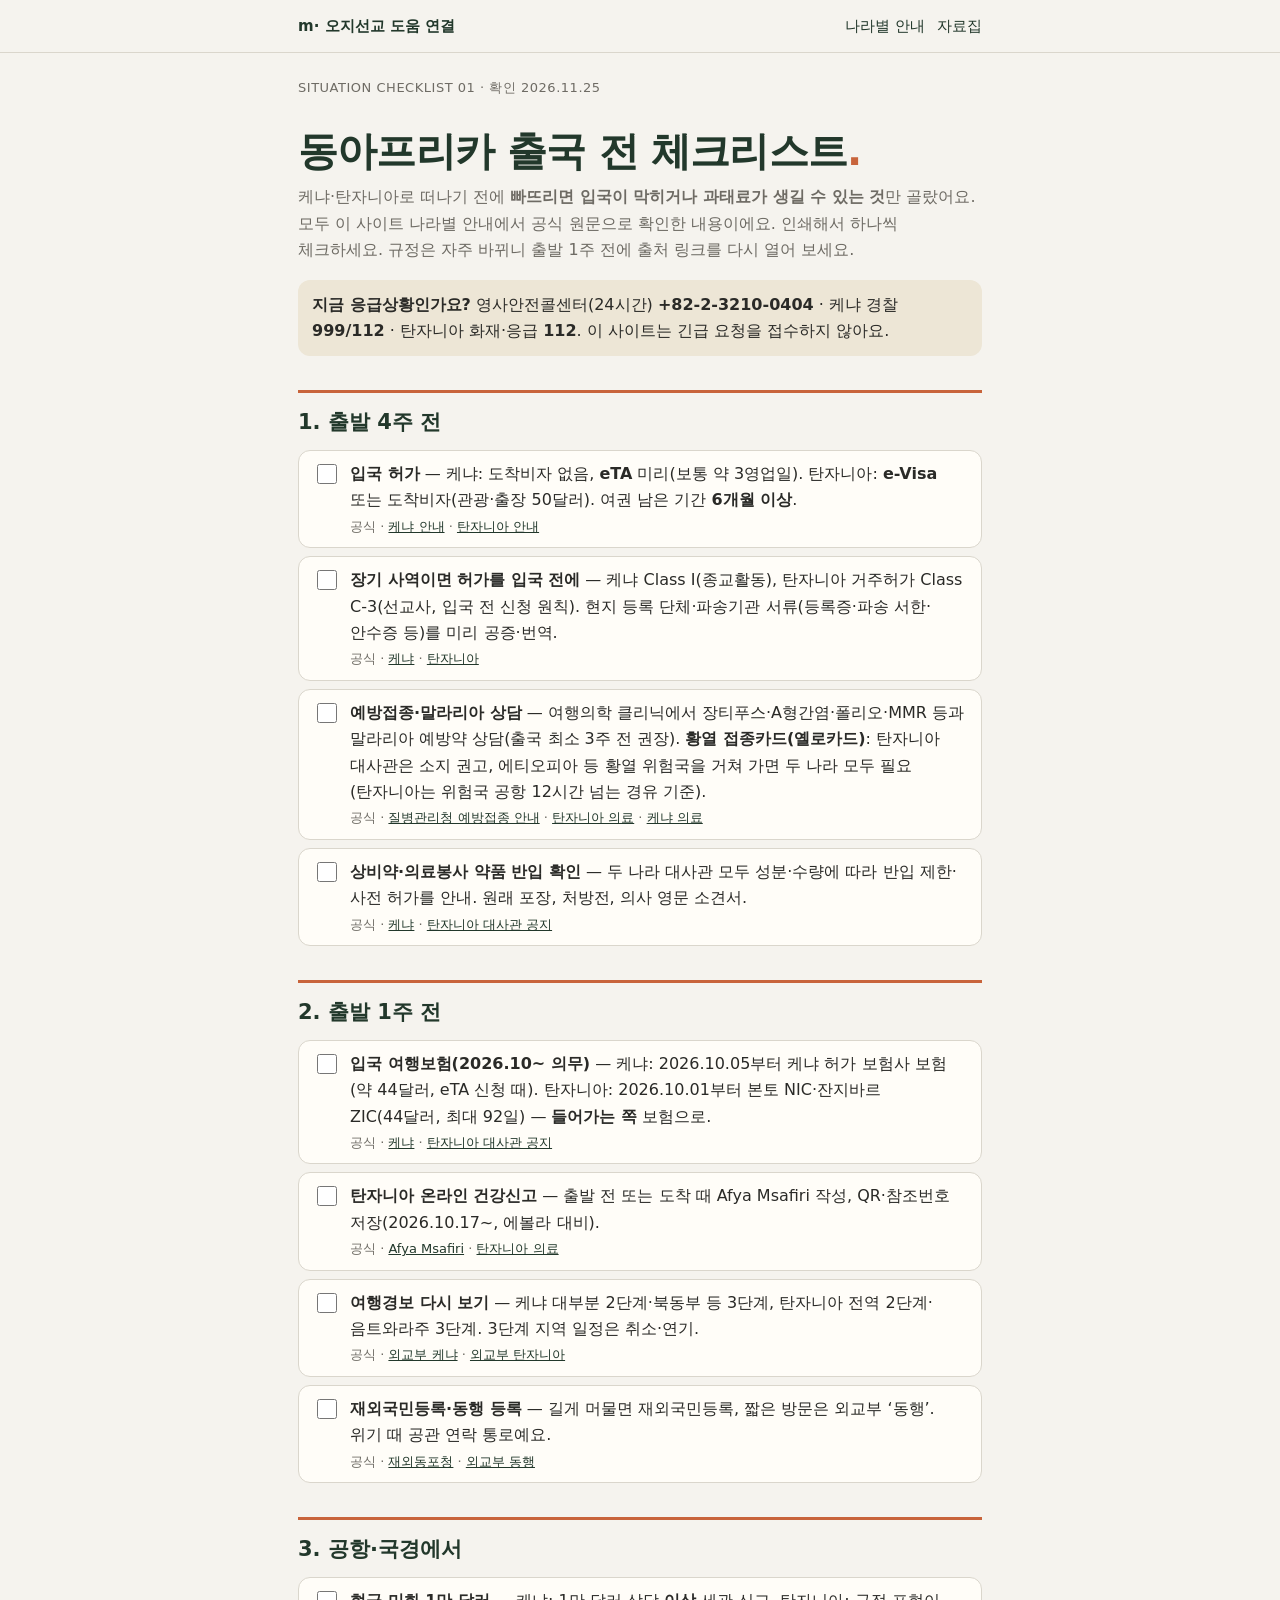
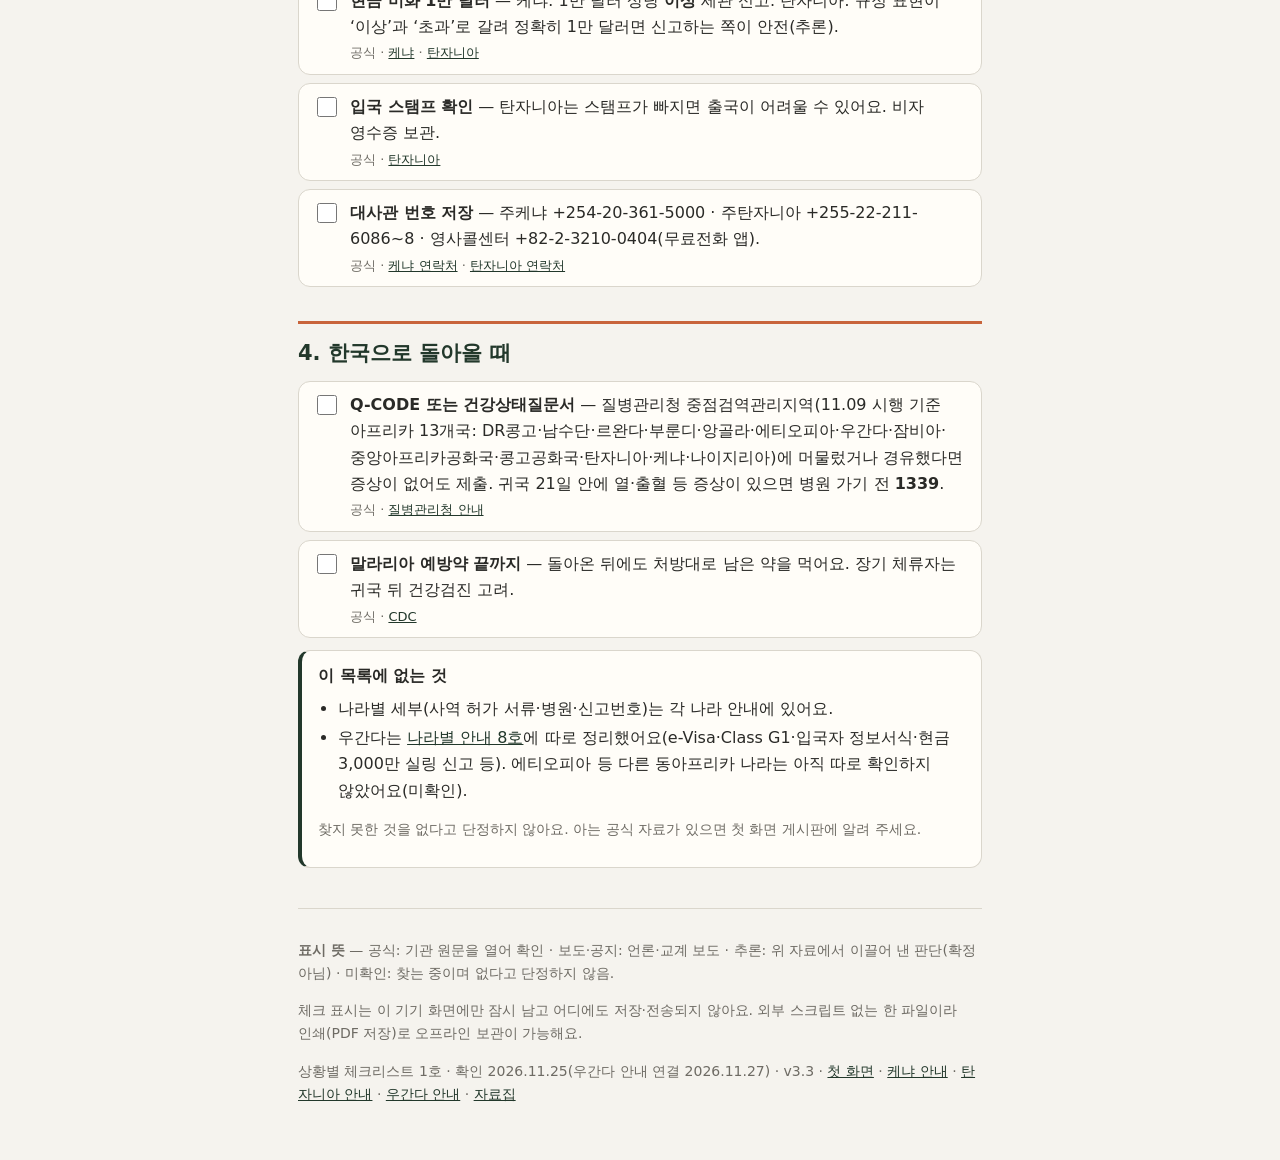
<file: checklist-africa.html>
<!doctype html><html lang="ko"><head><meta charset="utf-8"><meta name="viewport" content="width=device-width,initial-scale=1"><title>동아프리카 출국 전 체크리스트 · 오지선교 도움 연결</title><meta name="description" content="케냐·탄자니아 출국 전 체크리스트: eTA/e-Visa·입국 여행보험·사역 허가·황열 카드·의약품·현금 신고·귀국 Q-CODE (확인일 2026.11.25)"><style>:root{--bg:#F5F3EE;--band:#EFECE4;--g:#22382B;--g2:#2F4A3A;--or:#C8643B;--tx:#2A2A27;--mu:#6E6B64;--ln:#DAD6CC;--emg:#EDE6D6;--card:#FFFDF8}
*{box-sizing:border-box}body{margin:0;background:var(--bg);color:var(--tx);font:16px/1.65 system-ui,-apple-system,"Apple SD Gothic Neo","Noto Sans KR",sans-serif;word-break:keep-all}
a{color:var(--g);word-break:break-all}.wrap{max-width:720px;margin:0 auto;padding:0 18px}
header{border-bottom:1px solid var(--ln);background:var(--bg)}header .wrap{display:flex;gap:12px;align-items:center;min-height:52px;flex-wrap:wrap}
header a{text-decoration:none;font-size:15px}.logo{font-weight:700;color:var(--g)}.sp{margin-left:auto}
h1{font-size:clamp(28px,6vw,40px);line-height:1.25;color:var(--g);margin:28px 0 8px;letter-spacing:-.02em}h1 .dot{color:var(--or)}
.eye{font-size:13px;color:var(--mu);letter-spacing:.04em;margin:24px 0 0}.lead{color:var(--mu);margin:0 0 16px}
h2{font-size:21px;color:var(--g);margin:34px 0 10px;padding-top:12px;border-top:3px solid var(--or)}
.emg{background:var(--emg);border-radius:12px;padding:12px 14px;margin:16px 0}
.box{background:var(--card);border:1px solid var(--ln);border-left:4px solid var(--g);border-radius:12px;padding:12px 16px;margin:12px 0}
.box ul{margin:6px 0;padding-left:20px}.box li{margin:3px 0}
.it{display:flex;gap:10px;align-items:flex-start;background:var(--card);border:1px solid var(--ln);border-radius:12px;padding:12px 14px;margin:10px 0}
.it p{margin:4px 0}.it small{display:block;color:var(--mu);font-size:13px}
.t{flex:none;font-size:12px;border-radius:99px;padding:2px 9px;margin-top:3px;white-space:nowrap;border:1px solid transparent}
.t.o{background:#E4ECE6;color:var(--g)}.t.c{background:#E4ECE6;color:var(--g);border-color:var(--g)}.t.p{background:#F6E6DC;color:#8A3E1E}.t.u{background:#EEECE7;color:var(--mu)}
table{width:100%;border-collapse:collapse;background:var(--card);font-size:15px;margin:8px 0}th,td{border:1px solid var(--ln);padding:8px;text-align:left;vertical-align:top}th{background:var(--band);color:var(--g);white-space:nowrap}
.l4{color:#8A1E1E;font-weight:700}.l3{color:#A04A12;font-weight:700}.l2{color:#7A5A00;font-weight:700}.l1{color:var(--g);font-weight:700}
.muted{color:var(--mu);font-size:14px}footer{margin:40px 0 0;border-top:1px solid var(--ln);padding:16px 0 40px;color:var(--mu);font-size:14px}
@media(max-width:480px){.it{flex-direction:column;gap:4px}th,td{padding:6px;font-size:14px}}
@media print{header .sp,header a:not(.logo){display:none}a{color:#000}.it,.box{break-inside:avoid}}.t.i{background:#EDE7F3;color:#4B3A66}</style><style>.ck{list-style:none;padding:0;margin:8px 0}.ck li{background:var(--card);border:1px solid var(--ln);border-radius:12px;padding:10px 14px;margin:8px 0}.ck label{display:flex;gap:10px;align-items:flex-start;cursor:pointer}.ck input{width:20px;height:20px;flex:none;margin-top:3px;accent-color:#22382B}.ck small{display:block;color:var(--mu);font-size:13px;margin-top:2px}</style></head>
<body><header><div class="wrap"><a class="logo" href="index.html">m· 오지선교 도움 연결</a><a class="sp" href="index.html#country">나라별 안내</a><a href="collection.html">자료집</a></div></header>
<main class="wrap">
<p class="eye">SITUATION CHECKLIST 01 · 확인 2026.11.25</p>
<h1>동아프리카 출국 전 체크리스트<span class="dot">.</span></h1>
<p class="lead">케냐·탄자니아로 떠나기 전에 <b>빠뜨리면 입국이 막히거나 과태료가 생길 수 있는 것</b>만 골랐어요. 모두 이 사이트 나라별 안내에서 공식 원문으로 확인한 내용이에요. 인쇄해서 하나씩 체크하세요. 규정은 자주 바뀌니 출발 1주 전에 출처 링크를 다시 열어 보세요.</p>
<p class="emg"><b>지금 응급상황인가요?</b> 영사안전콜센터(24시간) <b>+82-2-3210-0404</b> · 케냐 경찰 <b>999/112</b> · 탄자니아 화재·응급 <b>112</b>. 이 사이트는 긴급 요청을 접수하지 않아요.</p>

<h2 id="d30">1. 출발 4주 전</h2>
<ul class="ck">
<li><label><input type="checkbox"><span><b>입국 허가</b> — 케냐: 도착비자 없음, <b>eTA</b> 미리(보통 약 3영업일). 탄자니아: <b>e-Visa</b> 또는 도착비자(관광·출장 50달러). 여권 남은 기간 <b>6개월 이상</b>.<small>공식 · <a href="country-kenya.html#visa">케냐 안내</a> · <a href="country-tanzania.html#visa">탄자니아 안내</a></small></span></label></li>
<li><label><input type="checkbox"><span><b>장기 사역이면 허가를 입국 전에</b> — 케냐 Class I(종교활동), 탄자니아 거주허가 Class C-3(선교사, 입국 전 신청 원칙). 현지 등록 단체·파송기관 서류(등록증·파송 서한·안수증 등)를 미리 공증·번역.<small>공식 · <a href="country-kenya.html#visa">케냐</a> · <a href="country-tanzania.html#visa">탄자니아</a></small></span></label></li>
<li><label><input type="checkbox"><span><b>예방접종·말라리아 상담</b> — 여행의학 클리닉에서 장티푸스·A형간염·폴리오·MMR 등과 말라리아 예방약 상담(출국 최소 3주 전 권장). <b>황열 접종카드(옐로카드)</b>: 탄자니아 대사관은 소지 권고, 에티오피아 등 황열 위험국을 거쳐 가면 두 나라 모두 필요(탄자니아는 위험국 공항 12시간 넘는 경유 기준).<small>공식 · <a href="https://travelhealth.kdca.go.kr/travel/nqs/vaccinInfo.do" target="_blank" rel="noopener noreferrer">질병관리청 예방접종 안내</a> · <a href="country-tanzania.html#health">탄자니아 의료</a> · <a href="country-kenya.html#health">케냐 의료</a></small></span></label></li>
<li><label><input type="checkbox"><span><b>상비약·의료봉사 약품 반입 확인</b> — 두 나라 대사관 모두 성분·수량에 따라 반입 제한·사전 허가를 안내. 원래 포장, 처방전, 의사 영문 소견서.<small>공식 · <a href="country-kenya.html#health">케냐</a> · <a href="https://www.0404.go.kr/bbs/embsyNtc/1347295/detail?ntnCd=225" target="_blank" rel="noopener noreferrer">탄자니아 대사관 공지</a></small></span></label></li>
</ul>
<h2 id="d7">2. 출발 1주 전</h2>
<ul class="ck">
<li><label><input type="checkbox"><span><b>입국 여행보험(2026.10~ 의무)</b> — 케냐: 2026.10.05부터 케냐 허가 보험사 보험(약 44달러, eTA 신청 때). 탄자니아: 2026.10.01부터 본토 NIC·잔지바르 ZIC(44달러, 최대 92일) — <b>들어가는 쪽</b> 보험으로.<small>공식 · <a href="country-kenya.html#visa">케냐</a> · <a href="https://www.0404.go.kr/bbs/embsyNtc/1347300/detail?ntnCd=225" target="_blank" rel="noopener noreferrer">탄자니아 대사관 공지</a></small></span></label></li>
<li><label><input type="checkbox"><span><b>탄자니아 온라인 건강신고</b> — 출발 전 또는 도착 때 Afya Msafiri 작성, QR·참조번호 저장(2026.10.17~, 에볼라 대비).<small>공식 · <a href="https://afyamsafiri.moh.go.tz" target="_blank" rel="noopener noreferrer">Afya Msafiri</a> · <a href="country-tanzania.html#health">탄자니아 의료</a></small></span></label></li>
<li><label><input type="checkbox"><span><b>여행경보 다시 보기</b> — 케냐 대부분 2단계·북동부 등 3단계, 탄자니아 전역 2단계·음트와라주 3단계. 3단계 지역 일정은 취소·연기.<small>공식 · <a href="https://www.0404.go.kr/ntnSafetyInfo/206/detail" target="_blank" rel="noopener noreferrer">외교부 케냐</a> · <a href="https://www.0404.go.kr/ntnSafetyInfo/225/detail" target="_blank" rel="noopener noreferrer">외교부 탄자니아</a></small></span></label></li>
<li><label><input type="checkbox"><span><b>재외국민등록·동행 등록</b> — 길게 머물면 재외국민등록, 짧은 방문은 외교부 ‘동행’. 위기 때 공관 연락 통로예요.<small>공식 · <a href="https://www.oka.go.kr/web/content.do?menu_cd=000050" target="_blank" rel="noopener noreferrer">재외동포청</a> · <a href="https://0404.go.kr/bbs/contsPst/MST0000000000103/3/detail" target="_blank" rel="noopener noreferrer">외교부 동행</a></small></span></label></li>
</ul>
<h2 id="d0">3. 공항·국경에서</h2>
<ul class="ck">
<li><label><input type="checkbox"><span><b>현금 미화 1만 달러</b> — 케냐: 1만 달러 상당 <b>이상</b> 세관 신고. 탄자니아: 규정 표현이 ‘이상’과 ‘초과’로 갈려 정확히 1만 달러면 신고하는 쪽이 안전(추론).<small>공식 · <a href="country-kenya.html#money">케냐</a> · <a href="country-tanzania.html#money">탄자니아</a></small></span></label></li>
<li><label><input type="checkbox"><span><b>입국 스탬프 확인</b> — 탄자니아는 스탬프가 빠지면 출국이 어려울 수 있어요. 비자 영수증 보관.<small>공식 · <a href="country-tanzania.html#visa">탄자니아</a></small></span></label></li>
<li><label><input type="checkbox"><span><b>대사관 번호 저장</b> — 주케냐 +254-20-361-5000 · 주탄자니아 +255-22-211-6086~8 · 영사콜센터 +82-2-3210-0404(무료전화 앱).<small>공식 · <a href="country-kenya.html#contact">케냐 연락처</a> · <a href="country-tanzania.html#contact">탄자니아 연락처</a></small></span></label></li>
</ul>
<h2 id="back">4. 한국으로 돌아올 때</h2>
<ul class="ck">
<li><label><input type="checkbox"><span><b>Q-CODE 또는 건강상태질문서</b> — 질병관리청 중점검역관리지역(11.09 시행 기준 아프리카 13개국: DR콩고·남수단·르완다·부룬디·앙골라·에티오피아·우간다·잠비아·중앙아프리카공화국·콩고공화국·탄자니아·케냐·나이지리아)에 머물렀거나 경유했다면 증상이 없어도 제출. 귀국 21일 안에 열·출혈 등 증상이 있으면 병원 가기 전 <b>1339</b>.<small>공식 · <a href="https://travelhealth.kdca.go.kr/travel/bbs/BD_selectBbs.do?q_bbsDocNo=20261105171612824&amp;q_bbsSn=1026" target="_blank" rel="noopener noreferrer">질병관리청 안내</a></small></span></label></li>
<li><label><input type="checkbox"><span><b>말라리아 예방약 끝까지</b> — 돌아온 뒤에도 처방대로 남은 약을 먹어요. 장기 체류자는 귀국 뒤 건강검진 고려.<small>공식 · <a href="https://wwwnc.cdc.gov/travel/destinations/traveler/none/tanzania" target="_blank" rel="noopener noreferrer">CDC</a></small></span></label></li>
</ul>
<div class="box"><b>이 목록에 없는 것</b><ul><li>나라별 세부(사역 허가 서류·병원·신고번호)는 각 나라 안내에 있어요.</li><li>우간다는 <a href="country-uganda.html">나라별 안내 8호</a>에 따로 정리했어요(e-Visa·Class G1·입국자 정보서식·현금 3,000만 실링 신고 등). 에티오피아 등 다른 동아프리카 나라는 아직 따로 확인하지 않았어요(미확인).</li></ul><p class="muted">찾지 못한 것을 없다고 단정하지 않아요. 아는 공식 자료가 있으면 첫 화면 게시판에 알려 주세요.</p></div>
<footer><p><b>표시 뜻</b> — 공식: 기관 원문을 열어 확인 · 보도·공지: 언론·교계 보도 · 추론: 위 자료에서 이끌어 낸 판단(확정 아님) · 미확인: 찾는 중이며 없다고 단정하지 않음.</p>
<p>체크 표시는 이 기기 화면에만 잠시 남고 어디에도 저장·전송되지 않아요. 외부 스크립트 없는 한 파일이라 인쇄(PDF 저장)로 오프라인 보관이 가능해요.</p>
<p>상황별 체크리스트 1호 · 확인 2026.11.25(우간다 안내 연결 2026.11.27) · v3.3 · <a href="index.html">첫 화면</a> · <a href="country-kenya.html">케냐 안내</a> · <a href="country-tanzania.html">탄자니아 안내</a> · <a href="country-uganda.html">우간다 안내</a> · <a href="collection.html">자료집</a></p></footer></main></body></html>
</file>
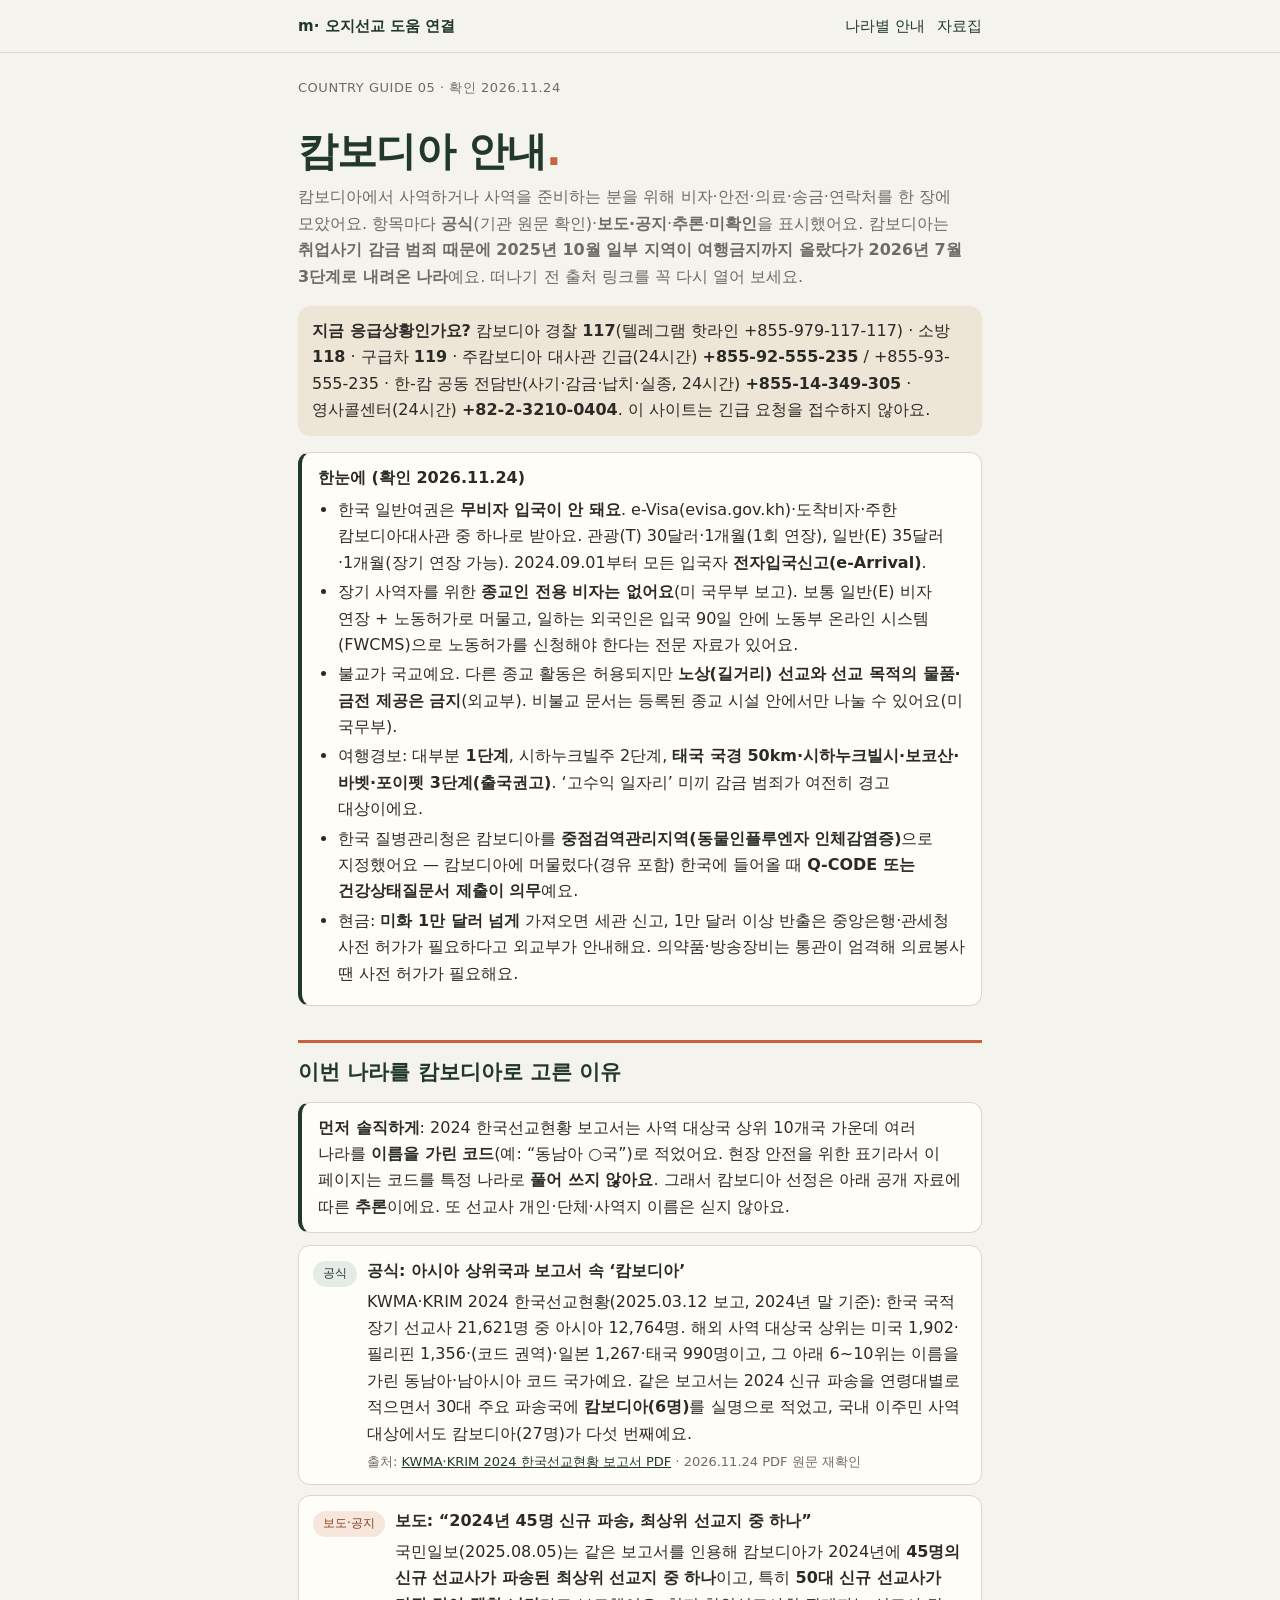
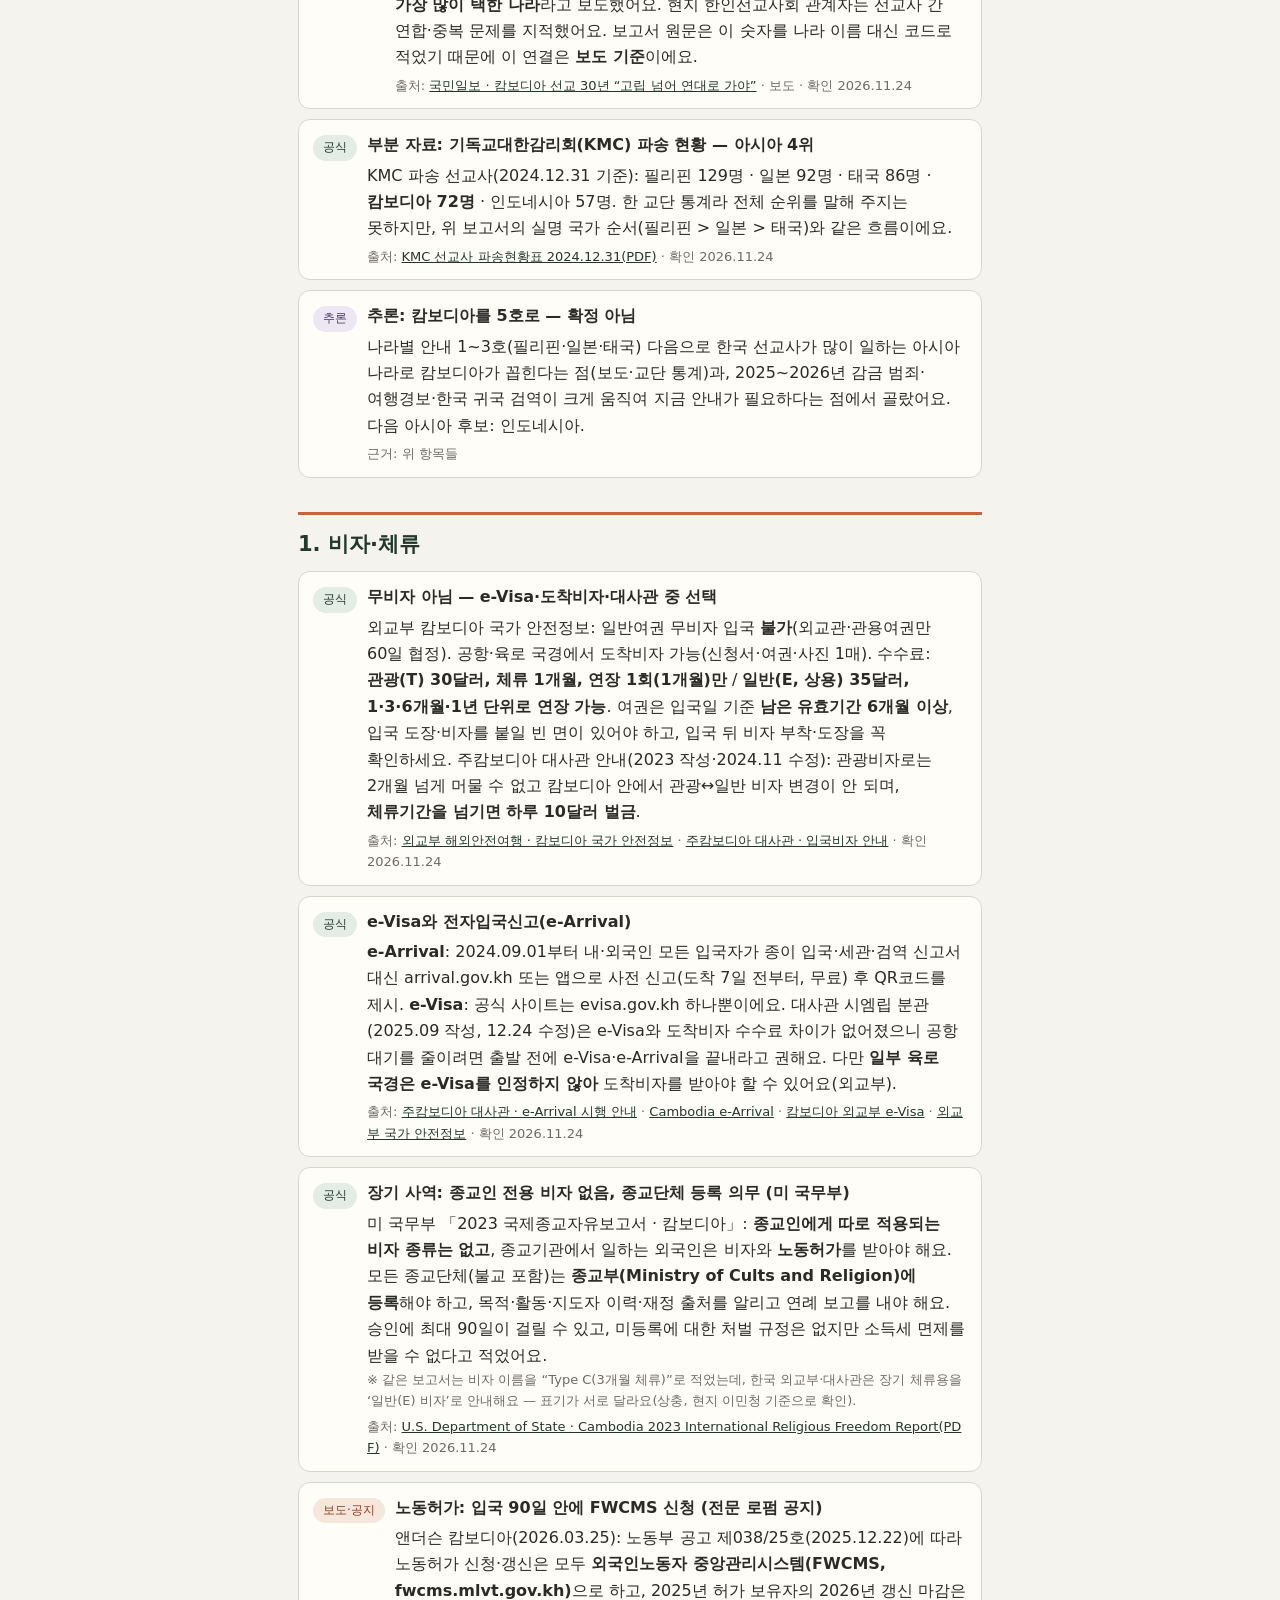
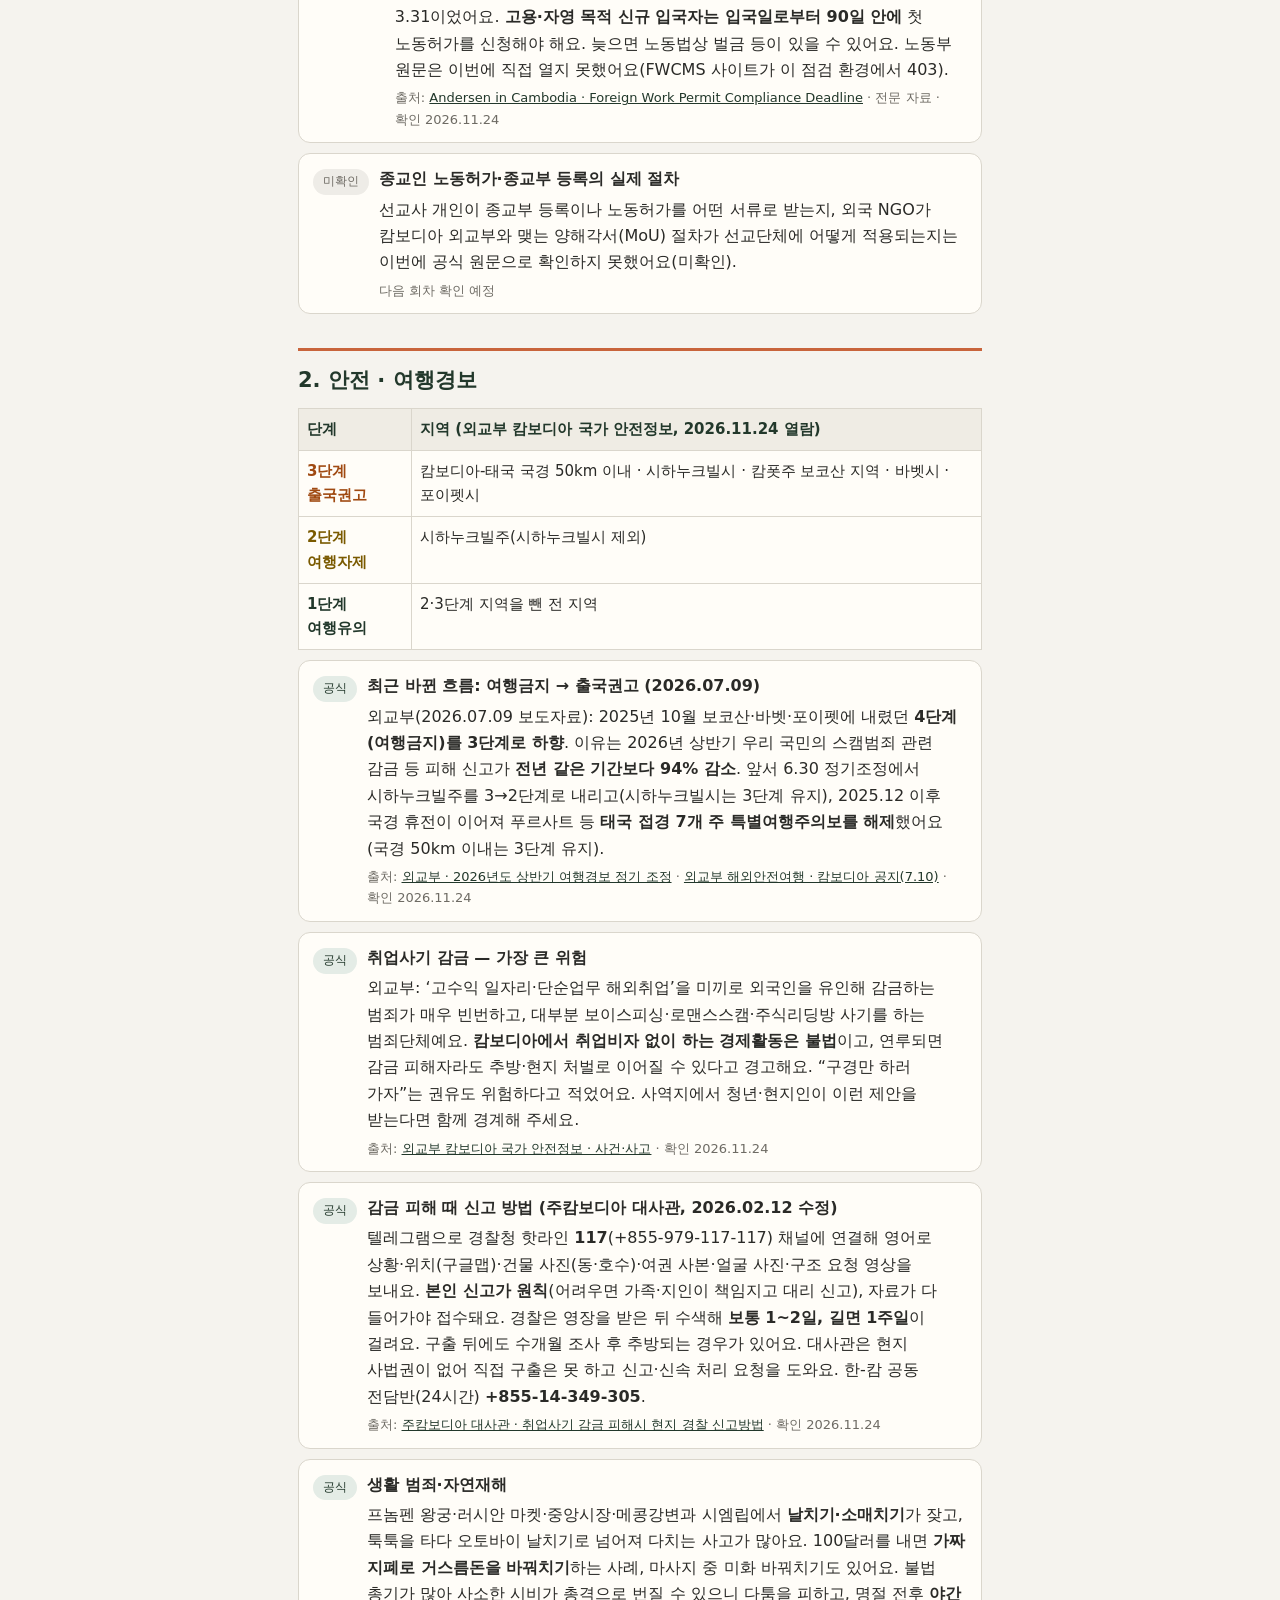
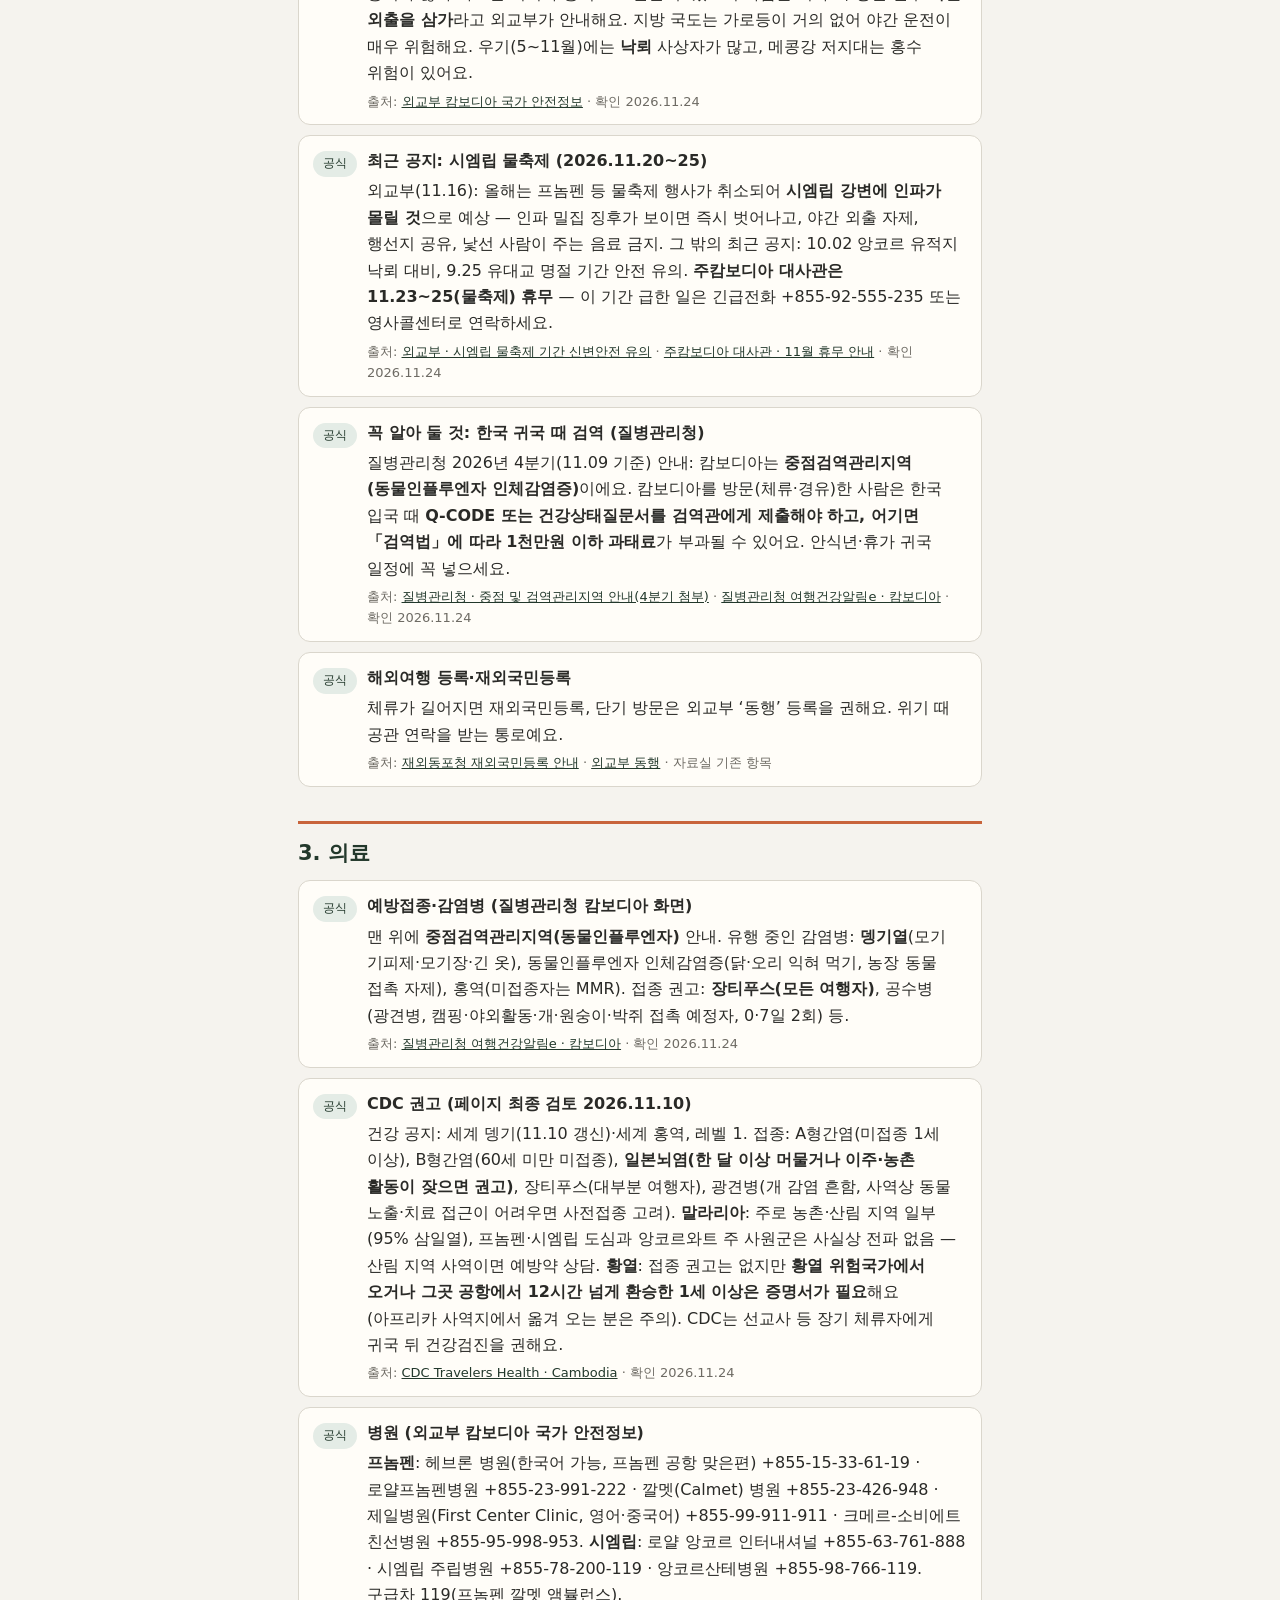
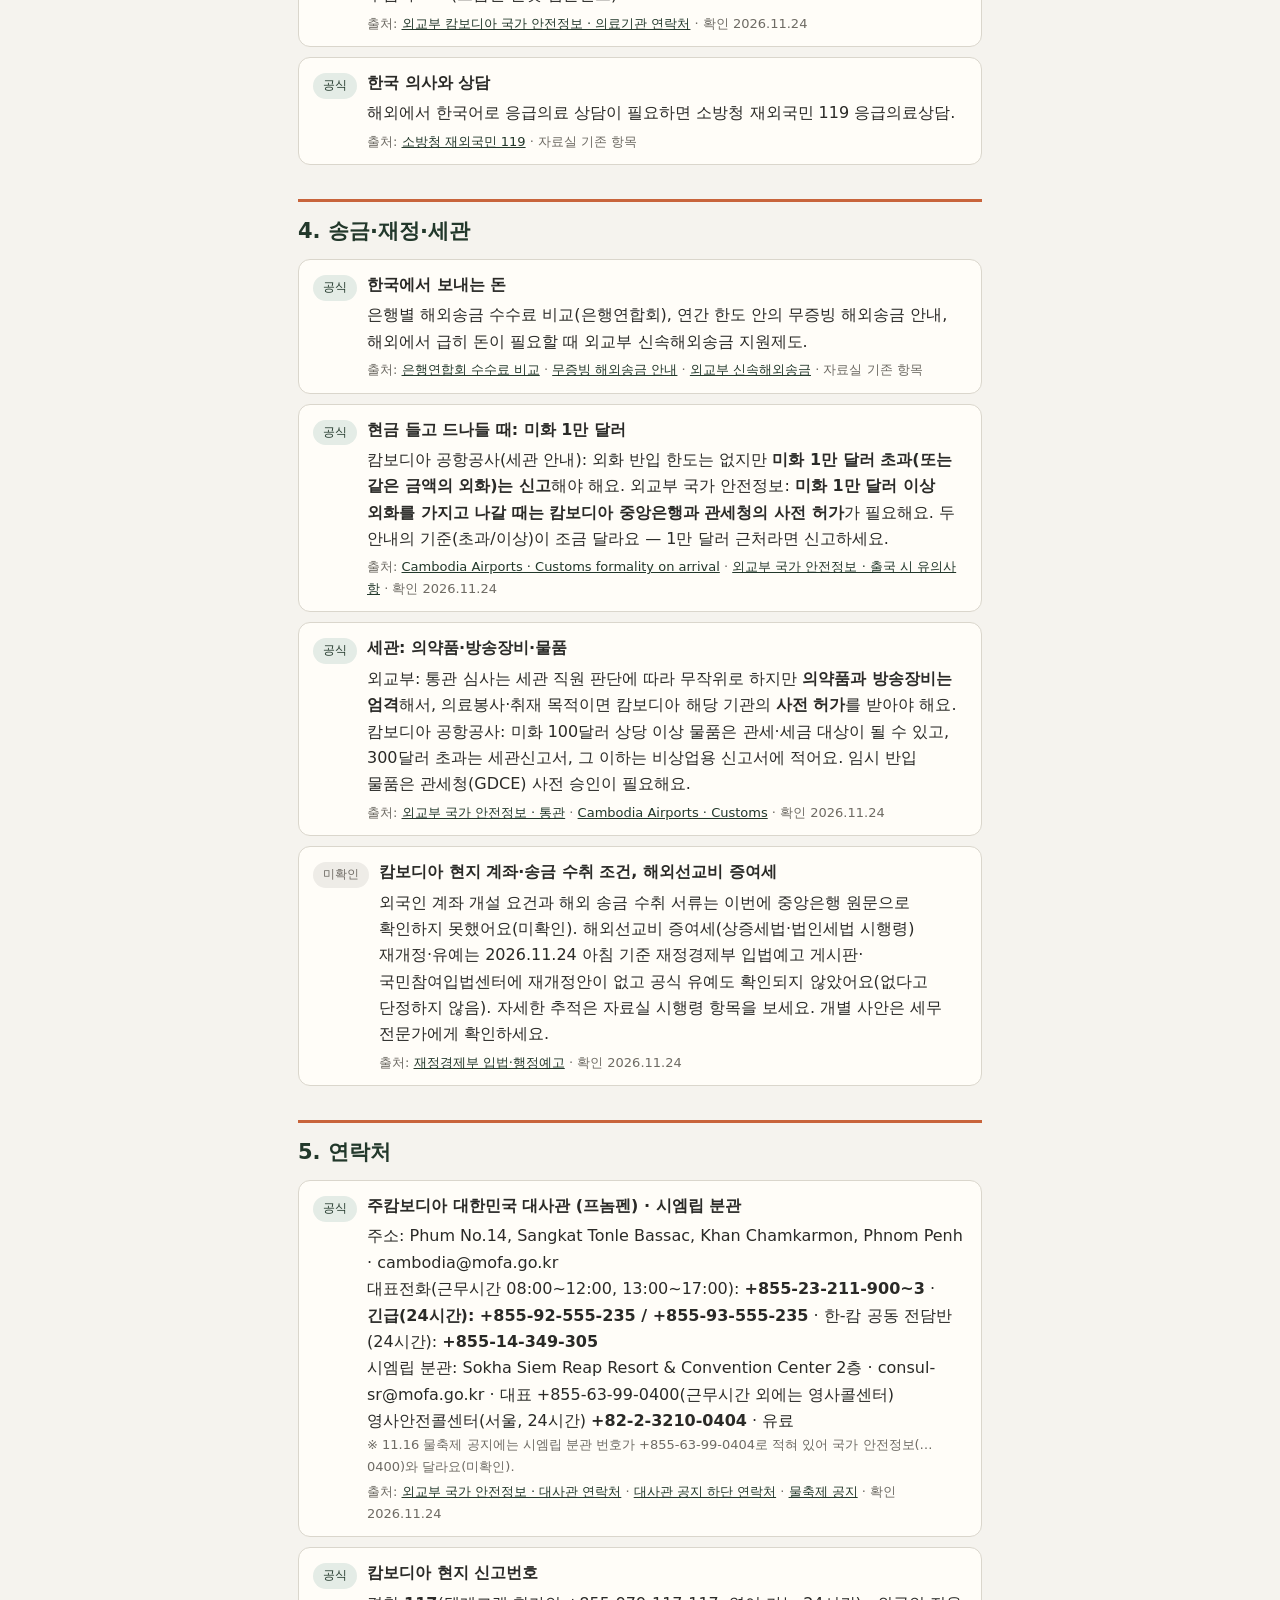
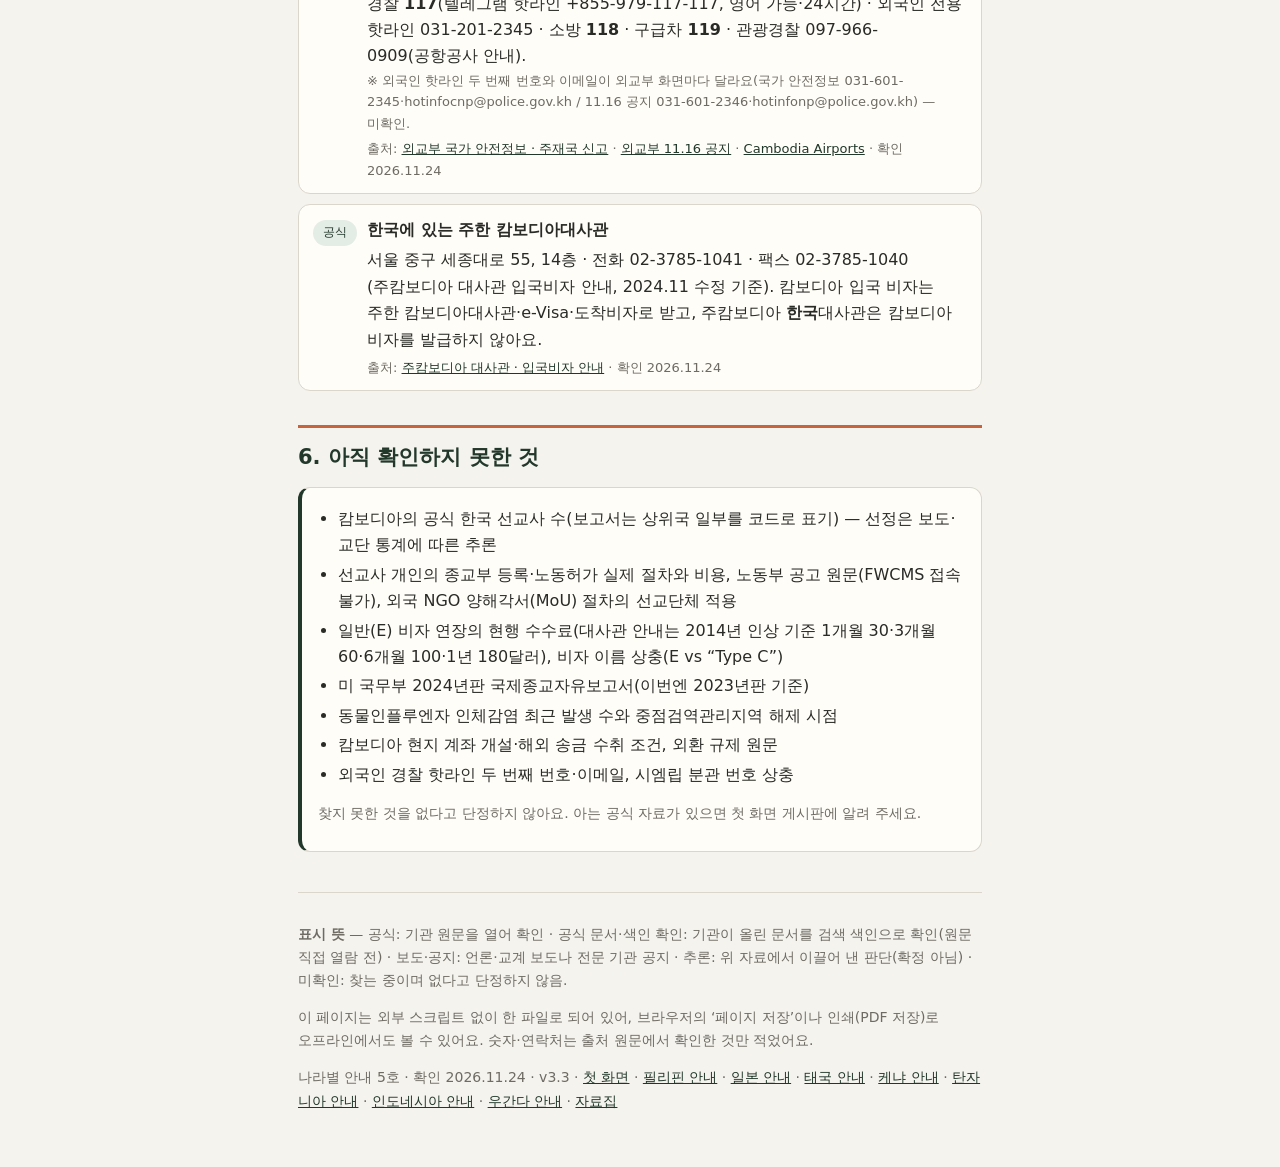
<file: country-cambodia.html>
<!doctype html><html lang="ko"><head><meta charset="utf-8"><meta name="viewport" content="width=device-width,initial-scale=1"><title>캄보디아 안내 · 나라별 안내 · 오지선교 도움 연결</title><meta name="description" content="캄보디아 사역 준비: 비자(e-Visa·e-Arrival)·종교 활동 규정·노동허가·감금 범죄와 여행경보·한국 귀국 검역(Q-CODE)·의료·현금 신고·대사관 연락처 (공식/보도/추론/미확인 표시, 확인일 2026.11.24)"><style>:root{--bg:#F5F3EE;--band:#EFECE4;--g:#22382B;--g2:#2F4A3A;--or:#C8643B;--tx:#2A2A27;--mu:#6E6B64;--ln:#DAD6CC;--emg:#EDE6D6;--card:#FFFDF8}
*{box-sizing:border-box}body{margin:0;background:var(--bg);color:var(--tx);font:16px/1.65 system-ui,-apple-system,"Apple SD Gothic Neo","Noto Sans KR",sans-serif;word-break:keep-all}
a{color:var(--g);word-break:break-all}.wrap{max-width:720px;margin:0 auto;padding:0 18px}
header{border-bottom:1px solid var(--ln);background:var(--bg)}header .wrap{display:flex;gap:12px;align-items:center;min-height:52px;flex-wrap:wrap}
header a{text-decoration:none;font-size:15px}.logo{font-weight:700;color:var(--g)}.sp{margin-left:auto}
h1{font-size:clamp(28px,6vw,40px);line-height:1.25;color:var(--g);margin:28px 0 8px;letter-spacing:-.02em}h1 .dot{color:var(--or)}
.eye{font-size:13px;color:var(--mu);letter-spacing:.04em;margin:24px 0 0}.lead{color:var(--mu);margin:0 0 16px}
h2{font-size:21px;color:var(--g);margin:34px 0 10px;padding-top:12px;border-top:3px solid var(--or)}
.emg{background:var(--emg);border-radius:12px;padding:12px 14px;margin:16px 0}
.box{background:var(--card);border:1px solid var(--ln);border-left:4px solid var(--g);border-radius:12px;padding:12px 16px;margin:12px 0}
.box ul{margin:6px 0;padding-left:20px}.box li{margin:3px 0}
.it{display:flex;gap:10px;align-items:flex-start;background:var(--card);border:1px solid var(--ln);border-radius:12px;padding:12px 14px;margin:10px 0}
.it p{margin:4px 0}.it small{display:block;color:var(--mu);font-size:13px}
.t{flex:none;font-size:12px;border-radius:99px;padding:2px 9px;margin-top:3px;white-space:nowrap;border:1px solid transparent}
.t.o{background:#E4ECE6;color:var(--g)}.t.c{background:#E4ECE6;color:var(--g);border-color:var(--g)}.t.p{background:#F6E6DC;color:#8A3E1E}.t.u{background:#EEECE7;color:var(--mu)}
table{width:100%;border-collapse:collapse;background:var(--card);font-size:15px;margin:8px 0}th,td{border:1px solid var(--ln);padding:8px;text-align:left;vertical-align:top}th{background:var(--band);color:var(--g);white-space:nowrap}
.l4{color:#8A1E1E;font-weight:700}.l3{color:#A04A12;font-weight:700}.l2{color:#7A5A00;font-weight:700}.l1{color:var(--g);font-weight:700}
.muted{color:var(--mu);font-size:14px}footer{margin:40px 0 0;border-top:1px solid var(--ln);padding:16px 0 40px;color:var(--mu);font-size:14px}
@media(max-width:480px){.it{flex-direction:column;gap:4px}th,td{padding:6px;font-size:14px}}
@media print{header .sp,header a:not(.logo){display:none}a{color:#000}.it,.box{break-inside:avoid}}.t.i{background:#EDE7F3;color:#4B3A66}</style></head><body><header><div class="wrap"><a class="logo" href="index.html">m· 오지선교 도움 연결</a><a class="sp" href="index.html#country">나라별 안내</a><a href="collection.html">자료집</a></div></header>
<main class="wrap">
<p class="eye">COUNTRY GUIDE 05 · 확인 2026.11.24</p>
<h1>캄보디아 안내<span class="dot">.</span></h1>
<p class="lead">캄보디아에서 사역하거나 사역을 준비하는 분을 위해 비자·안전·의료·송금·연락처를 한 장에 모았어요. 항목마다 <b>공식</b>(기관 원문 확인)·<b>보도·공지</b>·<b>추론</b>·<b>미확인</b>을 표시했어요. 캄보디아는 <b>취업사기 감금 범죄 때문에 2025년 10월 일부 지역이 여행금지까지 올랐다가 2026년 7월 3단계로 내려온 나라</b>예요. 떠나기 전 출처 링크를 꼭 다시 열어 보세요.</p>
<p class="emg"><b>지금 응급상황인가요?</b> 캄보디아 경찰 <b>117</b>(텔레그램 핫라인 +855-979-117-117) · 소방 <b>118</b> · 구급차 <b>119</b> · 주캄보디아 대사관 긴급(24시간) <b>+855-92-555-235</b> / +855-93-555-235 · 한-캄 공동 전담반(사기·감금·납치·실종, 24시간) <b>+855-14-349-305</b> · 영사콜센터(24시간) <b>+82-2-3210-0404</b>. 이 사이트는 긴급 요청을 접수하지 않아요.</p>
<div class="box"><b>한눈에 (확인 2026.11.24)</b><ul>
<li>한국 일반여권은 <b>무비자 입국이 안 돼요</b>. e-Visa(evisa.gov.kh)·도착비자·주한 캄보디아대사관 중 하나로 받아요. 관광(T) 30달러·1개월(1회 연장), 일반(E) 35달러·1개월(장기 연장 가능). 2024.09.01부터 모든 입국자 <b>전자입국신고(e-Arrival)</b>.</li>
<li>장기 사역자를 위한 <b>종교인 전용 비자는 없어요</b>(미 국무부 보고). 보통 일반(E) 비자 연장 + 노동허가로 머물고, 일하는 외국인은 입국 90일 안에 노동부 온라인 시스템(FWCMS)으로 노동허가를 신청해야 한다는 전문 자료가 있어요.</li>
<li>불교가 국교예요. 다른 종교 활동은 허용되지만 <b>노상(길거리) 선교와 선교 목적의 물품·금전 제공은 금지</b>(외교부). 비불교 문서는 등록된 종교 시설 안에서만 나눌 수 있어요(미 국무부).</li>
<li>여행경보: 대부분 <b>1단계</b>, 시하누크빌주 2단계, <b>태국 국경 50km·시하누크빌시·보코산·바벳·포이펫 3단계(출국권고)</b>. ‘고수익 일자리’ 미끼 감금 범죄가 여전히 경고 대상이에요.</li>
<li>한국 질병관리청은 캄보디아를 <b>중점검역관리지역(동물인플루엔자 인체감염증)</b>으로 지정했어요 — 캄보디아에 머물렀다(경유 포함) 한국에 들어올 때 <b>Q-CODE 또는 건강상태질문서 제출이 의무</b>예요.</li>
<li>현금: <b>미화 1만 달러 넘게</b> 가져오면 세관 신고, 1만 달러 이상 반출은 중앙은행·관세청 사전 허가가 필요하다고 외교부가 안내해요. 의약품·방송장비는 통관이 엄격해 의료봉사 땐 사전 허가가 필요해요.</li></ul></div>
<h2 id="why">이번 나라를 캄보디아로 고른 이유</h2>

<div class="box"><b>먼저 솔직하게</b>: 2024 한국선교현황 보고서는 사역 대상국 상위 10개국 가운데 여러 나라를 <b>이름을 가린 코드</b>(예: “동남아 ○국”)로 적었어요. 현장 안전을 위한 표기라서 이 페이지는 코드를 특정 나라로 <b>풀어 쓰지 않아요</b>. 그래서 캄보디아 선정은 아래 공개 자료에 따른 <b>추론</b>이에요. 또 선교사 개인·단체·사역지 이름은 싣지 않아요.</div>
<div class="it"><span class="t o">공식</span><div><b>공식: 아시아 상위국과 보고서 속 ‘캄보디아’</b><p>KWMA·KRIM 2024 한국선교현황(2025.03.12 보고, 2024년 말 기준): 한국 국적 장기 선교사 21,621명 중 아시아 12,764명. 해외 사역 대상국 상위는 미국 1,902·필리핀 1,356·(코드 권역)·일본 1,267·태국 990명이고, 그 아래 6~10위는 이름을 가린 동남아·남아시아 코드 국가예요. 같은 보고서는 2024 신규 파송을 연령대별로 적으면서 30대 주요 파송국에 <b>캄보디아(6명)</b>를 실명으로 적었고, 국내 이주민 사역 대상에서도 캄보디아(27명)가 다섯 번째예요.</p><small>출처: <a href="https://www.kwma.or.kr/files/2024%ED%95%9C%EA%B5%AD%EC%84%A0%EA%B5%90%ED%98%84%ED%99%A9%20%EB%B3%B4%EA%B3%A0%EC%84%9C%20%EC%B5%9C%EC%A2%85%ED%8C%90.pdf" target="_blank" rel="noopener noreferrer">KWMA·KRIM 2024 한국선교현황 보고서 PDF</a> · 2026.11.24 PDF 원문 재확인</small></div></div>
<div class="it"><span class="t p">보도·공지</span><div><b>보도: “2024년 45명 신규 파송, 최상위 선교지 중 하나”</b><p>국민일보(2025.08.05)는 같은 보고서를 인용해 캄보디아가 2024년에 <b>45명의 신규 선교사가 파송된 최상위 선교지 중 하나</b>이고, 특히 <b>50대 신규 선교사가 가장 많이 택한 나라</b>라고 보도했어요. 현지 한인선교사회 관계자는 선교사 간 연합·중복 문제를 지적했어요. 보고서 원문은 이 숫자를 나라 이름 대신 코드로 적었기 때문에 이 연결은 <b>보도 기준</b>이에요.</p><small>출처: <a href="https://www.kmib.co.kr/article/20250805500130" target="_blank" rel="noopener noreferrer">국민일보 · 캄보디아 선교 30년 “고립 넘어 연대로 가야”</a> · 보도 · 확인 2026.11.24</small></div></div>
<div class="it"><span class="t o">공식</span><div><b>부분 자료: 기독교대한감리회(KMC) 파송 현황 — 아시아 4위</b><p>KMC 파송 선교사(2024.12.31 기준): 필리핀 129명 · 일본 92명 · 태국 86명 · <b>캄보디아 72명</b> · 인도네시아 57명. 한 교단 통계라 전체 순위를 말해 주지는 못하지만, 위 보고서의 실명 국가 순서(필리핀 &gt; 일본 &gt; 태국)와 같은 흐름이에요.</p><small>출처: <a href="https://kmc.or.kr/attachment/26386/download" target="_blank" rel="noopener noreferrer">KMC 선교사 파송현황표 2024.12.31(PDF)</a> · 확인 2026.11.24</small></div></div>
<div class="it"><span class="t i">추론</span><div><b>추론: 캄보디아를 5호로 — 확정 아님</b><p>나라별 안내 1~3호(필리핀·일본·태국) 다음으로 한국 선교사가 많이 일하는 아시아 나라로 캄보디아가 꼽힌다는 점(보도·교단 통계)과, 2025~2026년 감금 범죄·여행경보·한국 귀국 검역이 크게 움직여 지금 안내가 필요하다는 점에서 골랐어요. 다음 아시아 후보: 인도네시아.</p><small>근거: 위 항목들</small></div></div>
<h2 id="visa">1. 비자·체류</h2>
<div class="it"><span class="t o">공식</span><div><b>무비자 아님 — e-Visa·도착비자·대사관 중 선택</b><p>외교부 캄보디아 국가 안전정보: 일반여권 무비자 입국 <b>불가</b>(외교관·관용여권만 60일 협정). 공항·육로 국경에서 도착비자 가능(신청서·여권·사진 1매). 수수료: <b>관광(T) 30달러, 체류 1개월, 연장 1회(1개월)만</b> / <b>일반(E, 상용) 35달러, 1·3·6개월·1년 단위로 연장 가능</b>. 여권은 입국일 기준 <b>남은 유효기간 6개월 이상</b>, 입국 도장·비자를 붙일 빈 면이 있어야 하고, 입국 뒤 비자 부착·도장을 꼭 확인하세요. 주캄보디아 대사관 안내(2023 작성·2024.11 수정): 관광비자로는 2개월 넘게 머물 수 없고 캄보디아 안에서 관광↔일반 비자 변경이 안 되며, <b>체류기간을 넘기면 하루 10달러 벌금</b>.</p><small>출처: <a href="https://0404.go.kr/ntnSafetyInfo/259/detail" target="_blank" rel="noopener noreferrer">외교부 해외안전여행 · 캄보디아 국가 안전정보</a> · <a href="https://www.mofa.go.kr/kh-ko/brd/m_27051/view.do?seq=1292957" target="_blank" rel="noopener noreferrer">주캄보디아 대사관 · 입국비자 안내</a> · 확인 2026.11.24</small></div></div>
<div class="it"><span class="t o">공식</span><div><b>e-Visa와 전자입국신고(e-Arrival)</b><p><b>e-Arrival</b>: 2024.09.01부터 내·외국인 모든 입국자가 종이 입국·세관·검역 신고서 대신 arrival.gov.kh 또는 앱으로 사전 신고(도착 7일 전부터, 무료) 후 QR코드를 제시. <b>e-Visa</b>: 공식 사이트는 evisa.gov.kh 하나뿐이에요. 대사관 시엠립 분관(2025.09 작성, 12.24 수정)은 e-Visa와 도착비자 수수료 차이가 없어졌으니 공항 대기를 줄이려면 출발 전에 e-Visa·e-Arrival을 끝내라고 권해요. 다만 <b>일부 육로 국경은 e-Visa를 인정하지 않아</b> 도착비자를 받아야 할 수 있어요(외교부).</p><small>출처: <a href="https://www.mofa.go.kr/kh-ko/brd/m_3101/view.do?seq=1347552" target="_blank" rel="noopener noreferrer">주캄보디아 대사관 · e-Arrival 시행 안내</a> · <a href="https://arrival.gov.kh/" target="_blank" rel="noopener noreferrer">Cambodia e-Arrival</a> · <a href="https://www.evisa.gov.kh/" target="_blank" rel="noopener noreferrer">캄보디아 외교부 e-Visa</a> · <a href="https://0404.go.kr/ntnSafetyInfo/259/detail" target="_blank" rel="noopener noreferrer">외교부 국가 안전정보</a> · 확인 2026.11.24</small></div></div>
<div class="it"><span class="t o">공식</span><div><b>장기 사역: 종교인 전용 비자 없음, 종교단체 등록 의무 (미 국무부)</b><p>미 국무부 「2023 국제종교자유보고서 · 캄보디아」: <b>종교인에게 따로 적용되는 비자 종류는 없고</b>, 종교기관에서 일하는 외국인은 비자와 <b>노동허가</b>를 받아야 해요. 모든 종교단체(불교 포함)는 <b>종교부(Ministry of Cults and Religion)에 등록</b>해야 하고, 목적·활동·지도자 이력·재정 출처를 알리고 연례 보고를 내야 해요. 승인에 최대 90일이 걸릴 수 있고, 미등록에 대한 처벌 규정은 없지만 소득세 면제를 받을 수 없다고 적었어요. <small>※ 같은 보고서는 비자 이름을 “Type C(3개월 체류)”로 적었는데, 한국 외교부·대사관은 장기 체류용을 ‘일반(E) 비자’로 안내해요 — 표기가 서로 달라요(상충, 현지 이민청 기준으로 확인).</small></p><small>출처: <a href="https://www.state.gov/wp-content/uploads/2024/04/547499-CAMBODIA-2023-INTERNATIONAL-RELIGIOUS-FREEDOM-REPORT.pdf" target="_blank" rel="noopener noreferrer">U.S. Department of State · Cambodia 2023 International Religious Freedom Report(PDF)</a> · 확인 2026.11.24</small></div></div>
<div class="it"><span class="t p">보도·공지</span><div><b>노동허가: 입국 90일 안에 FWCMS 신청 (전문 로펌 공지)</b><p>앤더슨 캄보디아(2026.03.25): 노동부 공고 제038/25호(2025.12.22)에 따라 노동허가 신청·갱신은 모두 <b>외국인노동자 중앙관리시스템(FWCMS, fwcms.mlvt.gov.kh)</b>으로 하고, 2025년 허가 보유자의 2026년 갱신 마감은 3.31이었어요. <b>고용·자영 목적 신규 입국자는 입국일로부터 90일 안에</b> 첫 노동허가를 신청해야 해요. 늦으면 노동법상 벌금 등이 있을 수 있어요. 노동부 원문은 이번에 직접 열지 못했어요(FWCMS 사이트가 이 점검 환경에서 403).</p><small>출처: <a href="https://kh.andersen.com/publications/final-reminder-foreign-work-permit-compliance-deadline/" target="_blank" rel="noopener noreferrer">Andersen in Cambodia · Foreign Work Permit Compliance Deadline</a> · 전문 자료 · 확인 2026.11.24</small></div></div>
<div class="it"><span class="t u">미확인</span><div><b>종교인 노동허가·종교부 등록의 실제 절차</b><p>선교사 개인이 종교부 등록이나 노동허가를 어떤 서류로 받는지, 외국 NGO가 캄보디아 외교부와 맺는 양해각서(MoU) 절차가 선교단체에 어떻게 적용되는지는 이번에 공식 원문으로 확인하지 못했어요(미확인).</p><small>다음 회차 확인 예정</small></div></div>
<h2 id="safety">2. 안전 · 여행경보</h2>
<table><tr><th>단계</th><th>지역 (외교부 캄보디아 국가 안전정보, 2026.11.24 열람)</th></tr>
<tr><td class="l3">3단계 출국권고</td><td>캄보디아-태국 국경 50km 이내 · 시하누크빌시 · 캄폿주 보코산 지역 · 바벳시 · 포이펫시</td></tr>
<tr><td class="l2">2단계 여행자제</td><td>시하누크빌주(시하누크빌시 제외)</td></tr>
<tr><td class="l1">1단계 여행유의</td><td>2·3단계 지역을 뺀 전 지역</td></tr></table>
<div class="it"><span class="t o">공식</span><div><b>최근 바뀐 흐름: 여행금지 → 출국권고 (2026.07.09)</b><p>외교부(2026.07.09 보도자료): 2025년 10월 보코산·바벳·포이펫에 내렸던 <b>4단계(여행금지)를 3단계로 하향</b>. 이유는 2026년 상반기 우리 국민의 스캠범죄 관련 감금 등 피해 신고가 <b>전년 같은 기간보다 94% 감소</b>. 앞서 6.30 정기조정에서 시하누크빌주를 3→2단계로 내리고(시하누크빌시는 3단계 유지), 2025.12 이후 국경 휴전이 이어져 푸르사트 등 <b>태국 접경 7개 주 특별여행주의보를 해제</b>했어요(국경 50km 이내는 3단계 유지).</p><small>출처: <a href="https://www.mofa.go.kr/www/brd/m_4080/view.do?seq=377409" target="_blank" rel="noopener noreferrer">외교부 · 2026년도 상반기 여행경보 정기 조정</a> · <a href="https://0404.go.kr/bbs/safetyNtc/1296969/detail2?ntnCd=259" target="_blank" rel="noopener noreferrer">외교부 해외안전여행 · 캄보디아 공지(7.10)</a> · 확인 2026.11.24</small></div></div>
<div class="it"><span class="t o">공식</span><div><b>취업사기 감금 — 가장 큰 위험</b><p>외교부: ‘고수익 일자리·단순업무 해외취업’을 미끼로 외국인을 유인해 감금하는 범죄가 매우 빈번하고, 대부분 보이스피싱·로맨스스캠·주식리딩방 사기를 하는 범죄단체예요. <b>캄보디아에서 취업비자 없이 하는 경제활동은 불법</b>이고, 연루되면 감금 피해자라도 추방·현지 처벌로 이어질 수 있다고 경고해요. “구경만 하러 가자”는 권유도 위험하다고 적었어요. 사역지에서 청년·현지인이 이런 제안을 받는다면 함께 경계해 주세요.</p><small>출처: <a href="https://0404.go.kr/ntnSafetyInfo/259/detail" target="_blank" rel="noopener noreferrer">외교부 캄보디아 국가 안전정보 · 사건·사고</a> · 확인 2026.11.24</small></div></div>
<div class="it"><span class="t o">공식</span><div><b>감금 피해 때 신고 방법 (주캄보디아 대사관, 2026.02.12 수정)</b><p>텔레그램으로 경찰청 핫라인 <b>117</b>(+855-979-117-117) 채널에 연결해 영어로 상황·위치(구글맵)·건물 사진(동·호수)·여권 사본·얼굴 사진·구조 요청 영상을 보내요. <b>본인 신고가 원칙</b>(어려우면 가족·지인이 책임지고 대리 신고), 자료가 다 들어가야 접수돼요. 경찰은 영장을 받은 뒤 수색해 <b>보통 1~2일, 길면 1주일</b>이 걸려요. 구출 뒤에도 수개월 조사 후 추방되는 경우가 있어요. 대사관은 현지 사법권이 없어 직접 구출은 못 하고 신고·신속 처리 요청을 도와요. 한-캄 공동 전담반(24시간) <b>+855-14-349-305</b>.</p><small>출처: <a href="https://www.mofa.go.kr/kh-ko/brd/m_27051/view.do?seq=1292980" target="_blank" rel="noopener noreferrer">주캄보디아 대사관 · 취업사기 감금 피해시 현지 경찰 신고방법</a> · 확인 2026.11.24</small></div></div>
<div class="it"><span class="t o">공식</span><div><b>생활 범죄·자연재해</b><p>프놈펜 왕궁·러시안 마켓·중앙시장·메콩강변과 시엠립에서 <b>날치기·소매치기</b>가 잦고, 툭툭을 타다 오토바이 날치기로 넘어져 다치는 사고가 많아요. 100달러를 내면 <b>가짜 지폐로 거스름돈을 바꿔치기</b>하는 사례, 마사지 중 미화 바꿔치기도 있어요. 불법 총기가 많아 사소한 시비가 총격으로 번질 수 있으니 다툼을 피하고, 명절 전후 <b>야간 외출을 삼가</b>라고 외교부가 안내해요. 지방 국도는 가로등이 거의 없어 야간 운전이 매우 위험해요. 우기(5~11월)에는 <b>낙뢰</b> 사상자가 많고, 메콩강 저지대는 홍수 위험이 있어요.</p><small>출처: <a href="https://0404.go.kr/ntnSafetyInfo/259/detail" target="_blank" rel="noopener noreferrer">외교부 캄보디아 국가 안전정보</a> · 확인 2026.11.24</small></div></div>
<div class="it"><span class="t o">공식</span><div><b>최근 공지: 시엠립 물축제 (2026.11.20~25)</b><p>외교부(11.16): 올해는 프놈펜 등 물축제 행사가 취소되어 <b>시엠립 강변에 인파가 몰릴 것</b>으로 예상 — 인파 밀집 징후가 보이면 즉시 벗어나고, 야간 외출 자제, 행선지 공유, 낯선 사람이 주는 음료 금지. 그 밖의 최근 공지: 10.02 앙코르 유적지 낙뢰 대비, 9.25 유대교 명절 기간 안전 유의. <b>주캄보디아 대사관은 11.23~25(물축제) 휴무</b> — 이 기간 급한 일은 긴급전화 +855-92-555-235 또는 영사콜센터로 연락하세요.</p><small>출처: <a href="https://0404.go.kr/bbs/safetyNtc/1296976/detail2?ntnCd=259" target="_blank" rel="noopener noreferrer">외교부 · 시엠립 물축제 기간 신변안전 유의</a> · <a href="https://www.mofa.go.kr/kh-ko/brd/m_3101/view.do?seq=1347818" target="_blank" rel="noopener noreferrer">주캄보디아 대사관 · 11월 휴무 안내</a> · 확인 2026.11.24</small></div></div>
<div class="it"><span class="t o">공식</span><div><b>꼭 알아 둘 것: 한국 귀국 때 검역 (질병관리청)</b><p>질병관리청 2026년 4분기(11.09 기준) 안내: 캄보디아는 <b>중점검역관리지역(동물인플루엔자 인체감염증)</b>이에요. 캄보디아를 방문(체류·경유)한 사람은 한국 입국 때 <b>Q-CODE 또는 건강상태질문서를 검역관에게 제출해야 하고, 어기면 「검역법」에 따라 1천만원 이하 과태료</b>가 부과될 수 있어요. 안식년·휴가 귀국 일정에 꼭 넣으세요.</p><small>출처: <a href="https://travelhealth.kdca.go.kr/travel/bbs/BD_selectBbs.do?q_bbsDocNo=20261105171612824&amp;q_bbsSn=1026" target="_blank" rel="noopener noreferrer">질병관리청 · 중점 및 검역관리지역 안내(4분기 첨부)</a> · <a href="https://travelhealth.kdca.go.kr/travel/nqs/searchResult.do?name=%EC%BA%84%EB%B3%B4%EB%94%94%EC%95%84&amp;search_nm=%EC%BA%84%EB%B3%B4%EB%94%94%EC%95%84" target="_blank" rel="noopener noreferrer">질병관리청 여행건강알림e · 캄보디아</a> · 확인 2026.11.24</small></div></div>
<div class="it"><span class="t o">공식</span><div><b>해외여행 등록·재외국민등록</b><p>체류가 길어지면 재외국민등록, 단기 방문은 외교부 ‘동행’ 등록을 권해요. 위기 때 공관 연락을 받는 통로예요.</p><small>출처: <a href="https://www.oka.go.kr/web/content.do?menu_cd=000050" target="_blank" rel="noopener noreferrer">재외동포청 재외국민등록 안내</a> · <a href="https://0404.go.kr/bbs/contsPst/MST0000000000103/3/detail" target="_blank" rel="noopener noreferrer">외교부 동행</a> · 자료실 기존 항목</small></div></div>
<h2 id="health">3. 의료</h2>
<div class="it"><span class="t o">공식</span><div><b>예방접종·감염병 (질병관리청 캄보디아 화면)</b><p>맨 위에 <b>중점검역관리지역(동물인플루엔자)</b> 안내. 유행 중인 감염병: <b>뎅기열</b>(모기 기피제·모기장·긴 옷), 동물인플루엔자 인체감염증(닭·오리 익혀 먹기, 농장 동물 접촉 자제), 홍역(미접종자는 MMR). 접종 권고: <b>장티푸스(모든 여행자)</b>, 공수병(광견병, 캠핑·야외활동·개·원숭이·박쥐 접촉 예정자, 0·7일 2회) 등.</p><small>출처: <a href="https://travelhealth.kdca.go.kr/travel/nqs/searchResult.do?name=%EC%BA%84%EB%B3%B4%EB%94%94%EC%95%84&amp;search_nm=%EC%BA%84%EB%B3%B4%EB%94%94%EC%95%84" target="_blank" rel="noopener noreferrer">질병관리청 여행건강알림e · 캄보디아</a> · 확인 2026.11.24</small></div></div>
<div class="it"><span class="t o">공식</span><div><b>CDC 권고 (페이지 최종 검토 2026.11.10)</b><p>건강 공지: 세계 뎅기(11.10 갱신)·세계 홍역, 레벨 1. 접종: A형간염(미접종 1세 이상), B형간염(60세 미만 미접종), <b>일본뇌염(한 달 이상 머물거나 이주·농촌 활동이 잦으면 권고)</b>, 장티푸스(대부분 여행자), 광견병(개 감염 흔함, 사역상 동물 노출·치료 접근이 어려우면 사전접종 고려). <b>말라리아</b>: 주로 농촌·산림 지역 일부(95% 삼일열), 프놈펜·시엠립 도심과 앙코르와트 주 사원군은 사실상 전파 없음 — 산림 지역 사역이면 예방약 상담. <b>황열</b>: 접종 권고는 없지만 <b>황열 위험국가에서 오거나 그곳 공항에서 12시간 넘게 환승한 1세 이상은 증명서가 필요</b>해요(아프리카 사역지에서 옮겨 오는 분은 주의). CDC는 선교사 등 장기 체류자에게 귀국 뒤 건강검진을 권해요.</p><small>출처: <a href="https://wwwnc.cdc.gov/travel/destinations/traveler/none/cambodia" target="_blank" rel="noopener noreferrer">CDC Travelers Health · Cambodia</a> · 확인 2026.11.24</small></div></div>
<div class="it"><span class="t o">공식</span><div><b>병원 (외교부 캄보디아 국가 안전정보)</b><p><b>프놈펜</b>: 헤브론 병원(한국어 가능, 프놈펜 공항 맞은편) +855-15-33-61-19 · 로얄프놈펜병원 +855-23-991-222 · 깔멧(Calmet) 병원 +855-23-426-948 · 제일병원(First Center Clinic, 영어·중국어) +855-99-911-911 · 크메르-소비에트 친선병원 +855-95-998-953. <b>시엠립</b>: 로얄 앙코르 인터내셔널 +855-63-761-888 · 시엠립 주립병원 +855-78-200-119 · 앙코르산테병원 +855-98-766-119. 구급차 119(프놈펜 깔멧 앰뷸런스).</p><small>출처: <a href="https://0404.go.kr/ntnSafetyInfo/259/detail" target="_blank" rel="noopener noreferrer">외교부 캄보디아 국가 안전정보 · 의료기관 연락처</a> · 확인 2026.11.24</small></div></div>
<div class="it"><span class="t o">공식</span><div><b>한국 의사와 상담</b><p>해외에서 한국어로 응급의료 상담이 필요하면 소방청 재외국민 119 응급의료상담.</p><small>출처: <a href="https://www.119.go.kr/Center119/Foreign.do" target="_blank" rel="noopener noreferrer">소방청 재외국민 119</a> · 자료실 기존 항목</small></div></div>
<h2 id="money">4. 송금·재정·세관</h2>
<div class="it"><span class="t o">공식</span><div><b>한국에서 보내는 돈</b><p>은행별 해외송금 수수료 비교(은행연합회), 연간 한도 안의 무증빙 해외송금 안내, 해외에서 급히 돈이 필요할 때 외교부 신속해외송금 지원제도.</p><small>출처: <a href="https://portal.kfb.or.kr/compare/commission_exchange.php" target="_blank" rel="noopener noreferrer">은행연합회 수수료 비교</a> · <a href="https://exchange.kfb.or.kr/page/exchange02.php" target="_blank" rel="noopener noreferrer">무증빙 해외송금 안내</a> · <a href="https://www.0404.go.kr/bbs/contsPst/MST0000000000107/7/detail" target="_blank" rel="noopener noreferrer">외교부 신속해외송금</a> · 자료실 기존 항목</small></div></div>
<div class="it"><span class="t o">공식</span><div><b>현금 들고 드나들 때: 미화 1만 달러</b><p>캄보디아 공항공사(세관 안내): 외화 반입 한도는 없지만 <b>미화 1만 달러 초과(또는 같은 금액의 외화)는 신고</b>해야 해요. 외교부 국가 안전정보: <b>미화 1만 달러 이상 외화를 가지고 나갈 때는 캄보디아 중앙은행과 관세청의 사전 허가</b>가 필요해요. 두 안내의 기준(초과/이상)이 조금 달라요 — 1만 달러 근처라면 신고하세요.</p><small>출처: <a href="https://corp.cambodia-airports.aero/en/page-content/customs-formality-arrival" target="_blank" rel="noopener noreferrer">Cambodia Airports · Customs formality on arrival</a> · <a href="https://0404.go.kr/ntnSafetyInfo/259/detail" target="_blank" rel="noopener noreferrer">외교부 국가 안전정보 · 출국 시 유의사항</a> · 확인 2026.11.24</small></div></div>
<div class="it"><span class="t o">공식</span><div><b>세관: 의약품·방송장비·물품</b><p>외교부: 통관 심사는 세관 직원 판단에 따라 무작위로 하지만 <b>의약품과 방송장비는 엄격</b>해서, 의료봉사·취재 목적이면 캄보디아 해당 기관의 <b>사전 허가</b>를 받아야 해요. 캄보디아 공항공사: 미화 100달러 상당 이상 물품은 관세·세금 대상이 될 수 있고, 300달러 초과는 세관신고서, 그 이하는 비상업용 신고서에 적어요. 임시 반입 물품은 관세청(GDCE) 사전 승인이 필요해요.</p><small>출처: <a href="https://0404.go.kr/ntnSafetyInfo/259/detail" target="_blank" rel="noopener noreferrer">외교부 국가 안전정보 · 통관</a> · <a href="https://corp.cambodia-airports.aero/en/page-content/customs-formality-arrival" target="_blank" rel="noopener noreferrer">Cambodia Airports · Customs</a> · 확인 2026.11.24</small></div></div>
<div class="it"><span class="t u">미확인</span><div><b>캄보디아 현지 계좌·송금 수취 조건, 해외선교비 증여세</b><p>외국인 계좌 개설 요건과 해외 송금 수취 서류는 이번에 중앙은행 원문으로 확인하지 못했어요(미확인). 해외선교비 증여세(상증세법·법인세법 시행령) 재개정·유예는 2026.11.24 아침 기준 재정경제부 입법예고 게시판·국민참여입법센터에 재개정안이 없고 공식 유예도 확인되지 않았어요(없다고 단정하지 않음). 자세한 추적은 자료실 시행령 항목을 보세요. 개별 사안은 세무 전문가에게 확인하세요.</p><small>출처: <a href="https://mofe.go.kr/lw/lap/TbPrvntcList.do?bbsId=MOSFBBS_000000000055&amp;menuNo=7050300" target="_blank" rel="noopener noreferrer">재정경제부 입법·행정예고</a> · 확인 2026.11.24</small></div></div>
<h2 id="contact">5. 연락처</h2>
<div class="it"><span class="t o">공식</span><div><b>주캄보디아 대한민국 대사관 (프놈펜) · 시엠립 분관</b><p>주소: Phum No.14, Sangkat Tonle Bassac, Khan Chamkarmon, Phnom Penh · cambodia@mofa.go.kr<br>대표전화(근무시간 08:00~12:00, 13:00~17:00): <b>+855-23-211-900~3</b> · <b>긴급(24시간): +855-92-555-235 / +855-93-555-235</b> · 한-캄 공동 전담반(24시간): <b>+855-14-349-305</b><br>시엠립 분관: Sokha Siem Reap Resort &amp; Convention Center 2층 · consul-sr@mofa.go.kr · 대표 +855-63-99-0400(근무시간 외에는 영사콜센터)<br>영사안전콜센터(서울, 24시간) <b>+82-2-3210-0404</b> · 유료<br><small>※ 11.16 물축제 공지에는 시엠립 분관 번호가 +855-63-99-0404로 적혀 있어 국가 안전정보(…0400)와 달라요(미확인).</small></p><small>출처: <a href="https://0404.go.kr/ntnSafetyInfo/259/detail" target="_blank" rel="noopener noreferrer">외교부 국가 안전정보 · 대사관 연락처</a> · <a href="https://www.mofa.go.kr/kh-ko/brd/m_3101/view.do?seq=1347818" target="_blank" rel="noopener noreferrer">대사관 공지 하단 연락처</a> · <a href="https://0404.go.kr/bbs/safetyNtc/1296976/detail2?ntnCd=259" target="_blank" rel="noopener noreferrer">물축제 공지</a> · 확인 2026.11.24</small></div></div>
<div class="it"><span class="t o">공식</span><div><b>캄보디아 현지 신고번호</b><p>경찰 <b>117</b>(텔레그램 핫라인 +855-979-117-117, 영어 가능·24시간) · 외국인 전용 핫라인 031-201-2345 · 소방 <b>118</b> · 구급차 <b>119</b> · 관광경찰 097-966-0909(공항공사 안내). <small>※ 외국인 핫라인 두 번째 번호와 이메일이 외교부 화면마다 달라요(국가 안전정보 031-601-2345·hotinfocnp@police.gov.kh / 11.16 공지 031-601-2346·hotinfonp@police.gov.kh) — 미확인.</small></p><small>출처: <a href="https://0404.go.kr/ntnSafetyInfo/259/detail" target="_blank" rel="noopener noreferrer">외교부 국가 안전정보 · 주재국 신고</a> · <a href="https://0404.go.kr/bbs/safetyNtc/1296976/detail2?ntnCd=259" target="_blank" rel="noopener noreferrer">외교부 11.16 공지</a> · <a href="https://corp.cambodia-airports.aero/en/page-content/customs-formality-arrival" target="_blank" rel="noopener noreferrer">Cambodia Airports</a> · 확인 2026.11.24</small></div></div>
<div class="it"><span class="t o">공식</span><div><b>한국에 있는 주한 캄보디아대사관</b><p>서울 중구 세종대로 55, 14층 · 전화 02-3785-1041 · 팩스 02-3785-1040 (주캄보디아 대사관 입국비자 안내, 2024.11 수정 기준). 캄보디아 입국 비자는 주한 캄보디아대사관·e-Visa·도착비자로 받고, 주캄보디아 <b>한국</b>대사관은 캄보디아 비자를 발급하지 않아요.</p><small>출처: <a href="https://www.mofa.go.kr/kh-ko/brd/m_27051/view.do?seq=1292957" target="_blank" rel="noopener noreferrer">주캄보디아 대사관 · 입국비자 안내</a> · 확인 2026.11.24</small></div></div>
<h2 id="todo">6. 아직 확인하지 못한 것</h2><div class="box"><ul><li>캄보디아의 공식 한국 선교사 수(보고서는 상위국 일부를 코드로 표기) — 선정은 보도·교단 통계에 따른 추론</li><li>선교사 개인의 종교부 등록·노동허가 실제 절차와 비용, 노동부 공고 원문(FWCMS 접속 불가), 외국 NGO 양해각서(MoU) 절차의 선교단체 적용</li><li>일반(E) 비자 연장의 현행 수수료(대사관 안내는 2014년 인상 기준 1개월 30·3개월 60·6개월 100·1년 180달러), 비자 이름 상충(E vs “Type C”)</li><li>미 국무부 2024년판 국제종교자유보고서(이번엔 2023년판 기준)</li><li>동물인플루엔자 인체감염 최근 발생 수와 중점검역관리지역 해제 시점</li><li>캄보디아 현지 계좌 개설·해외 송금 수취 조건, 외환 규제 원문</li><li>외국인 경찰 핫라인 두 번째 번호·이메일, 시엠립 분관 번호 상충</li></ul><p class="muted">찾지 못한 것을 없다고 단정하지 않아요. 아는 공식 자료가 있으면 첫 화면 게시판에 알려 주세요.</p></div>
<footer><p><b>표시 뜻</b> — 공식: 기관 원문을 열어 확인 · 공식 문서·색인 확인: 기관이 올린 문서를 검색 색인으로 확인(원문 직접 열람 전) · 보도·공지: 언론·교계 보도나 전문 기관 공지 · 추론: 위 자료에서 이끌어 낸 판단(확정 아님) · 미확인: 찾는 중이며 없다고 단정하지 않음.</p>
<p>이 페이지는 외부 스크립트 없이 한 파일로 되어 있어, 브라우저의 ‘페이지 저장’이나 인쇄(PDF 저장)로 오프라인에서도 볼 수 있어요. 숫자·연락처는 출처 원문에서 확인한 것만 적었어요.</p>
<p>나라별 안내 5호 · 확인 2026.11.24 · v3.3 · <a href="index.html">첫 화면</a> · <a href="country-philippines.html">필리핀 안내</a> · <a href="country-japan.html">일본 안내</a> · <a href="country-thailand.html">태국 안내</a> · <a href="country-kenya.html">케냐 안내</a> · <a href="country-tanzania.html">탄자니아 안내</a> · <a href="country-indonesia.html">인도네시아 안내</a> · <a href="country-uganda.html">우간다 안내</a> · <a href="collection.html">자료집</a></p></footer></main></body></html>
</file>
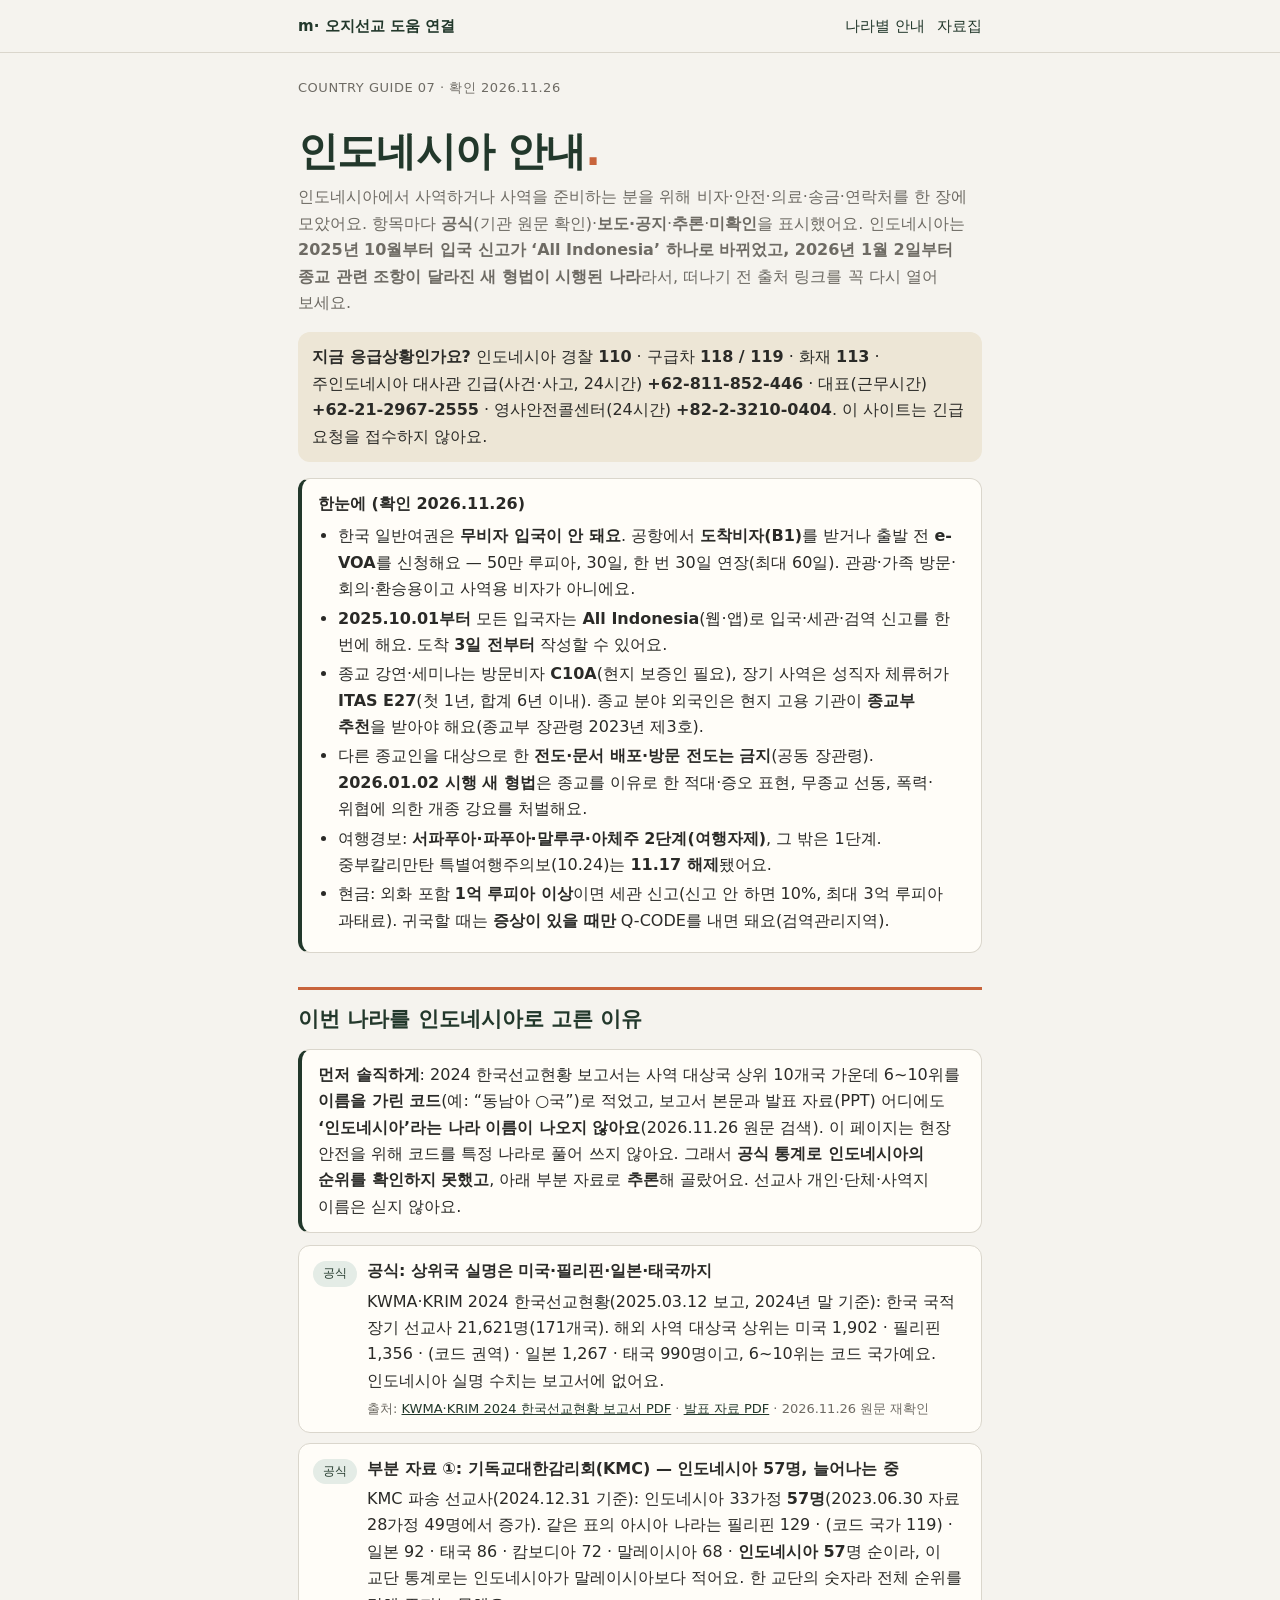
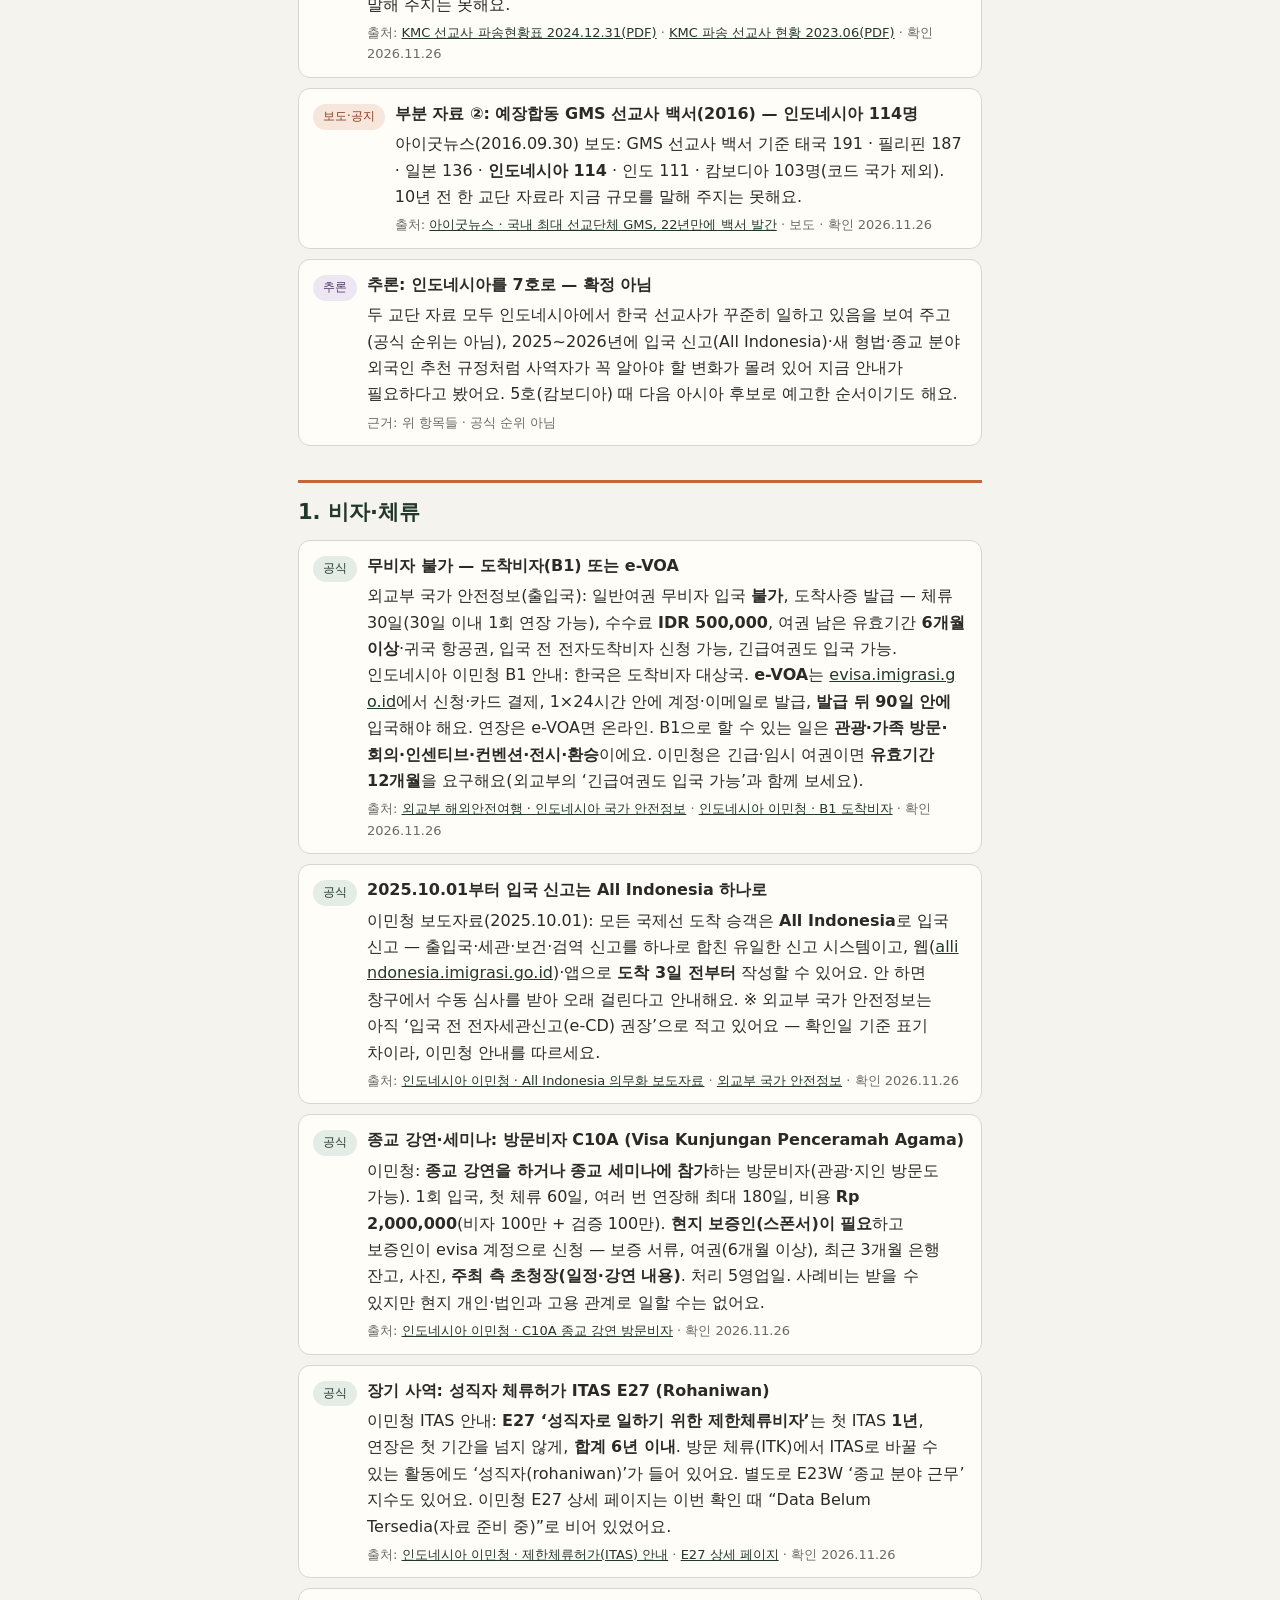
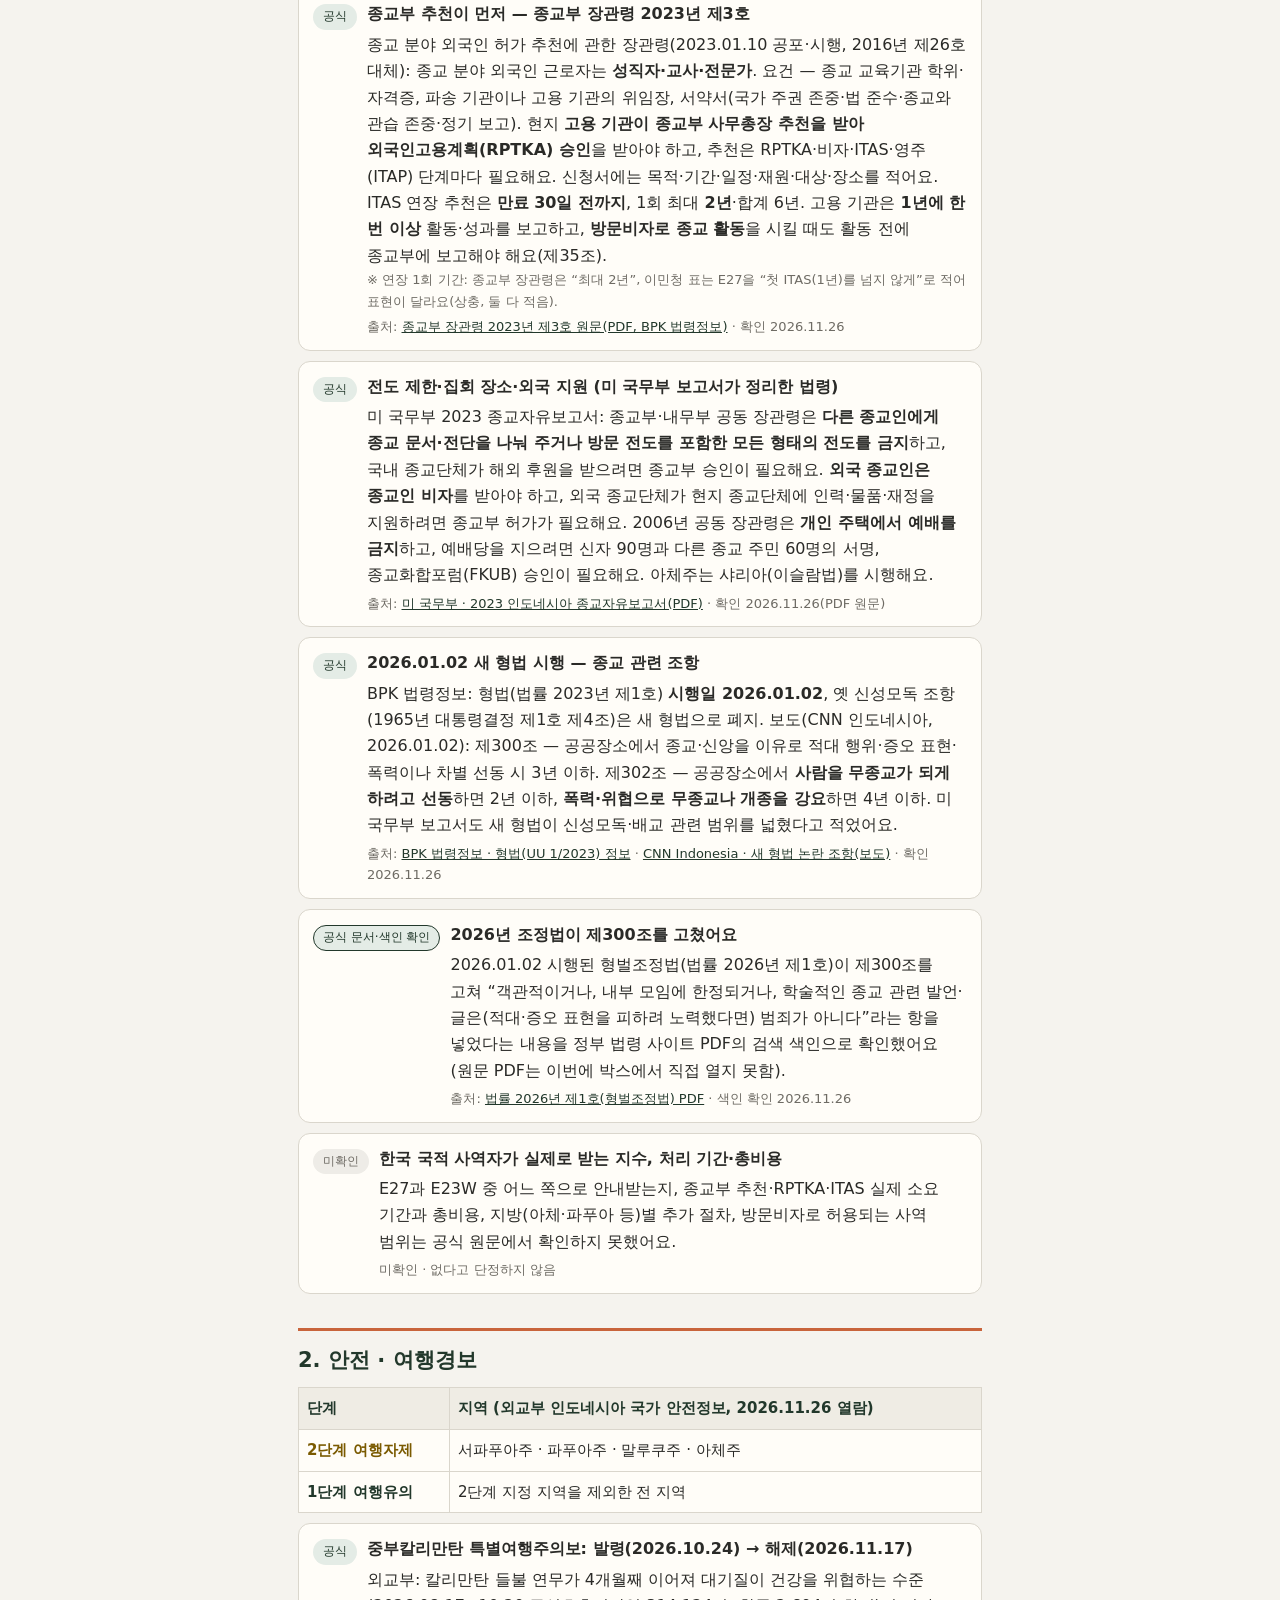
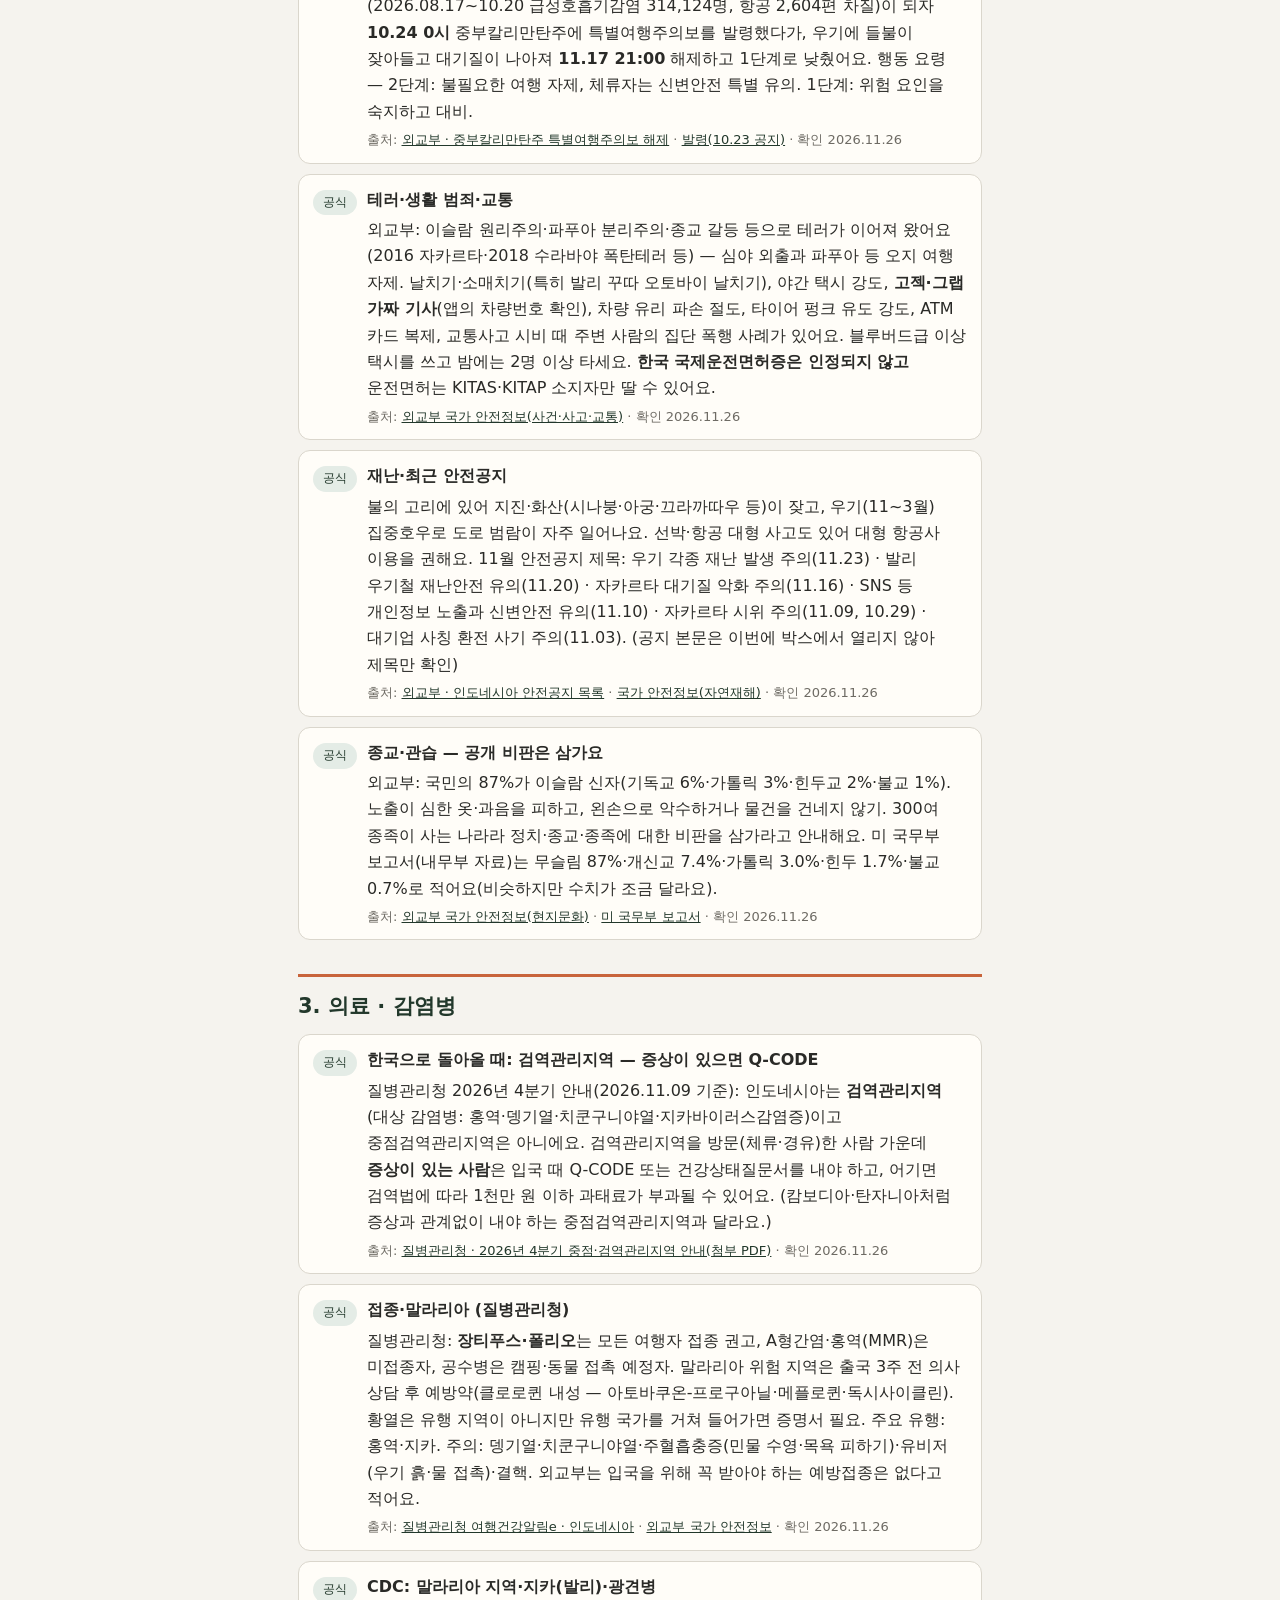
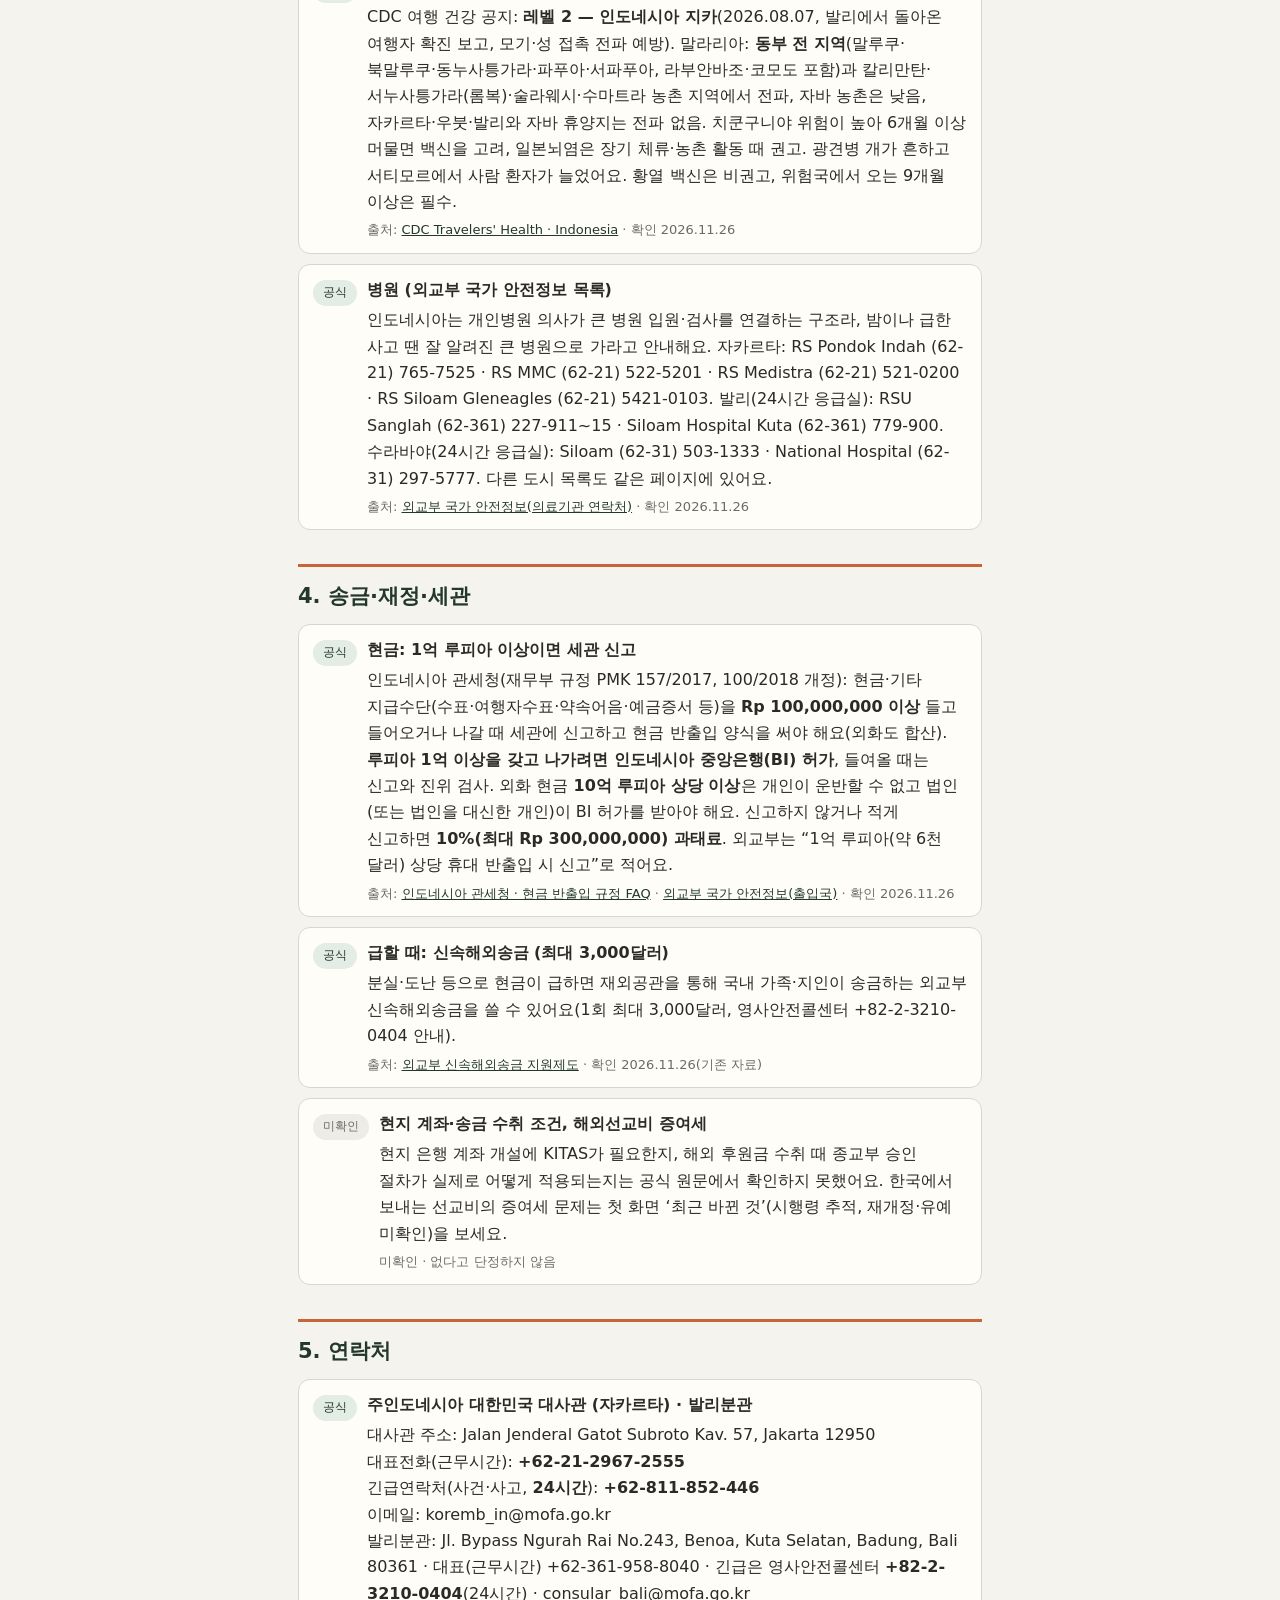
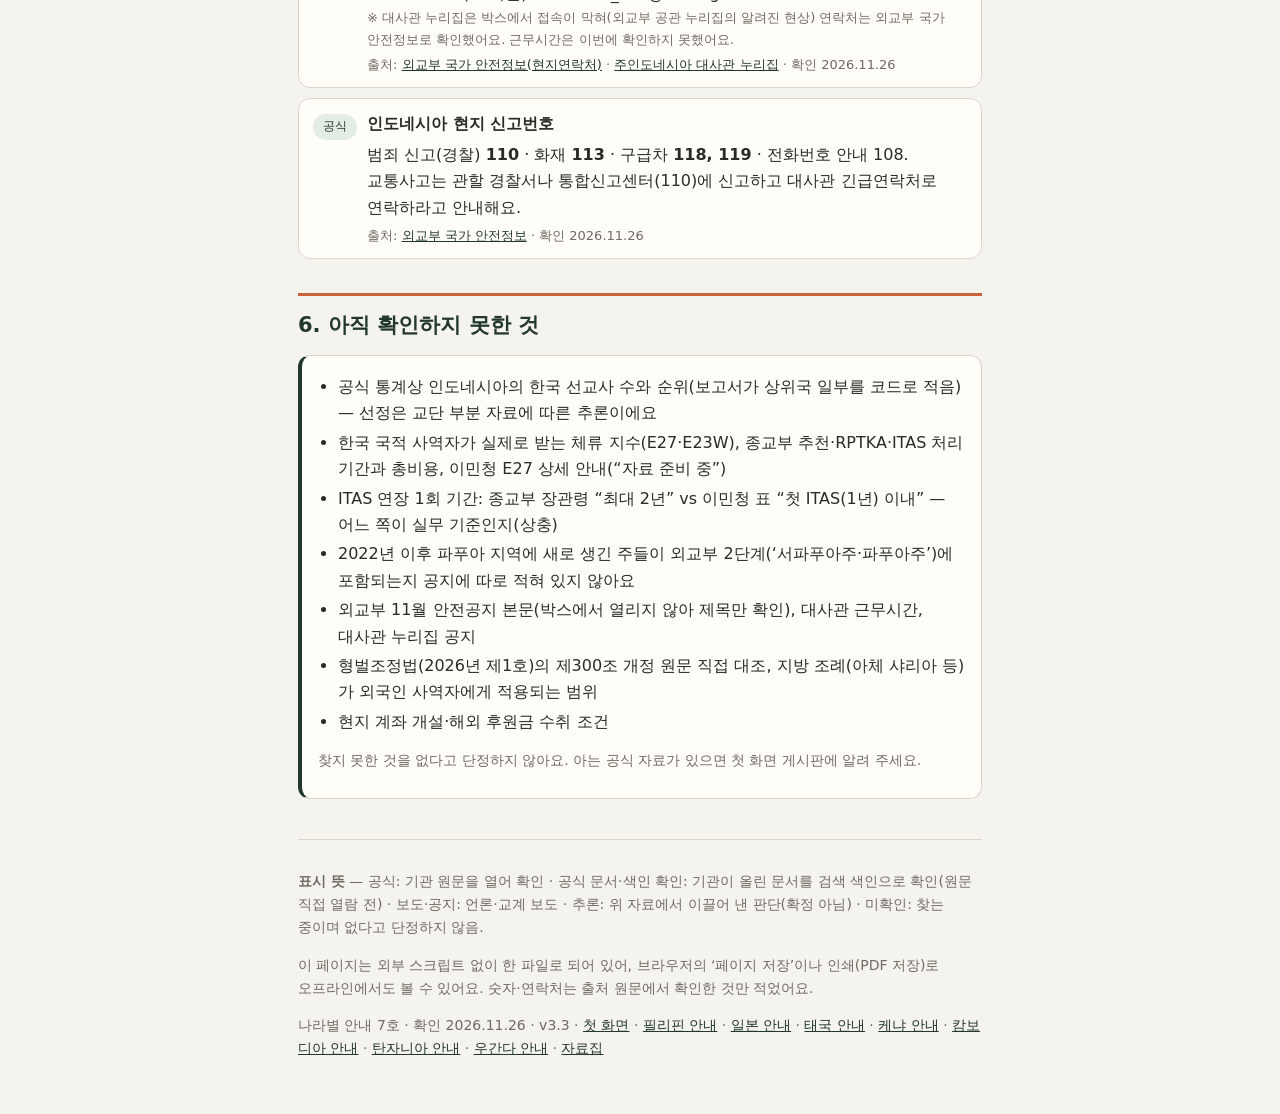
<file: country-indonesia.html>
<!doctype html><html lang="ko"><head><meta charset="utf-8"><meta name="viewport" content="width=device-width,initial-scale=1"><title>인도네시아 안내 · 나라별 안내 · 오지선교 도움 연결</title><meta name="description" content="인도네시아 사역 준비: 무비자 불가(도착비자·e-VOA 50만 루피아·30일)·All Indonesia 입국 신고(2025.10.01~)·종교 강연 방문비자 C10A·성직자 체류허가 ITAS E27·종교부 추천(장관령 3/2023)·전도 제한과 새 형법(2026.01.02)·여행경보·귀국 검역관리지역·현금 1억 루피아 신고·대사관 연락처 (공식/보도/추론/미확인 표시, 확인일 2026.11.26)"><style>:root{--bg:#F5F3EE;--band:#EFECE4;--g:#22382B;--g2:#2F4A3A;--or:#C8643B;--tx:#2A2A27;--mu:#6E6B64;--ln:#DAD6CC;--emg:#EDE6D6;--card:#FFFDF8}
*{box-sizing:border-box}body{margin:0;background:var(--bg);color:var(--tx);font:16px/1.65 system-ui,-apple-system,"Apple SD Gothic Neo","Noto Sans KR",sans-serif;word-break:keep-all}
a{color:var(--g);word-break:break-all}.wrap{max-width:720px;margin:0 auto;padding:0 18px}
header{border-bottom:1px solid var(--ln);background:var(--bg)}header .wrap{display:flex;gap:12px;align-items:center;min-height:52px;flex-wrap:wrap}
header a{text-decoration:none;font-size:15px}.logo{font-weight:700;color:var(--g)}.sp{margin-left:auto}
h1{font-size:clamp(28px,6vw,40px);line-height:1.25;color:var(--g);margin:28px 0 8px;letter-spacing:-.02em}h1 .dot{color:var(--or)}
.eye{font-size:13px;color:var(--mu);letter-spacing:.04em;margin:24px 0 0}.lead{color:var(--mu);margin:0 0 16px}
h2{font-size:21px;color:var(--g);margin:34px 0 10px;padding-top:12px;border-top:3px solid var(--or)}
.emg{background:var(--emg);border-radius:12px;padding:12px 14px;margin:16px 0}
.box{background:var(--card);border:1px solid var(--ln);border-left:4px solid var(--g);border-radius:12px;padding:12px 16px;margin:12px 0}
.box ul{margin:6px 0;padding-left:20px}.box li{margin:3px 0}
.it{display:flex;gap:10px;align-items:flex-start;background:var(--card);border:1px solid var(--ln);border-radius:12px;padding:12px 14px;margin:10px 0}
.it p{margin:4px 0}.it small{display:block;color:var(--mu);font-size:13px}
.t{flex:none;font-size:12px;border-radius:99px;padding:2px 9px;margin-top:3px;white-space:nowrap;border:1px solid transparent}
.t.o{background:#E4ECE6;color:var(--g)}.t.c{background:#E4ECE6;color:var(--g);border-color:var(--g)}.t.p{background:#F6E6DC;color:#8A3E1E}.t.u{background:#EEECE7;color:var(--mu)}
table{width:100%;border-collapse:collapse;background:var(--card);font-size:15px;margin:8px 0}th,td{border:1px solid var(--ln);padding:8px;text-align:left;vertical-align:top}th{background:var(--band);color:var(--g);white-space:nowrap}
.l4{color:#8A1E1E;font-weight:700}.l3{color:#A04A12;font-weight:700}.l2{color:#7A5A00;font-weight:700}.l1{color:var(--g);font-weight:700}
.muted{color:var(--mu);font-size:14px}footer{margin:40px 0 0;border-top:1px solid var(--ln);padding:16px 0 40px;color:var(--mu);font-size:14px}
@media(max-width:480px){.it{flex-direction:column;gap:4px}th,td{padding:6px;font-size:14px}}
@media print{header .sp,header a:not(.logo){display:none}a{color:#000}.it,.box{break-inside:avoid}}.t.i{background:#EDE7F3;color:#4B3A66}</style></head>
<body><header><div class="wrap"><a class="logo" href="index.html">m· 오지선교 도움 연결</a><a class="sp" href="index.html#country">나라별 안내</a><a href="collection.html">자료집</a></div></header>
<main class="wrap">
<p class="eye">COUNTRY GUIDE 07 · 확인 2026.11.26</p>
<h1>인도네시아 안내<span class="dot">.</span></h1>
<p class="lead">인도네시아에서 사역하거나 사역을 준비하는 분을 위해 비자·안전·의료·송금·연락처를 한 장에 모았어요. 항목마다 <b>공식</b>(기관 원문 확인)·<b>보도·공지</b>·<b>추론</b>·<b>미확인</b>을 표시했어요. 인도네시아는 <b>2025년 10월부터 입국 신고가 ‘All Indonesia’ 하나로 바뀌었고, 2026년 1월 2일부터 종교 관련 조항이 달라진 새 형법이 시행된 나라</b>라서, 떠나기 전 출처 링크를 꼭 다시 열어 보세요.</p>
<p class="emg"><b>지금 응급상황인가요?</b> 인도네시아 경찰 <b>110</b> · 구급차 <b>118 / 119</b> · 화재 <b>113</b> · 주인도네시아 대사관 긴급(사건·사고, 24시간) <b>+62-811-852-446</b> · 대표(근무시간) <b>+62-21-2967-2555</b> · 영사안전콜센터(24시간) <b>+82-2-3210-0404</b>. 이 사이트는 긴급 요청을 접수하지 않아요.</p>
<div class="box"><b>한눈에 (확인 2026.11.26)</b><ul>
<li>한국 일반여권은 <b>무비자 입국이 안 돼요</b>. 공항에서 <b>도착비자(B1)</b>를 받거나 출발 전 <b>e-VOA</b>를 신청해요 — 50만 루피아, 30일, 한 번 30일 연장(최대 60일). 관광·가족 방문·회의·환승용이고 사역용 비자가 아니에요.</li>
<li><b>2025.10.01부터</b> 모든 입국자는 <b>All Indonesia</b>(웹·앱)로 입국·세관·검역 신고를 한 번에 해요. 도착 <b>3일 전부터</b> 작성할 수 있어요.</li>
<li>종교 강연·세미나는 방문비자 <b>C10A</b>(현지 보증인 필요), 장기 사역은 성직자 체류허가 <b>ITAS E27</b>(첫 1년, 합계 6년 이내). 종교 분야 외국인은 현지 고용 기관이 <b>종교부 추천</b>을 받아야 해요(종교부 장관령 2023년 제3호).</li>
<li>다른 종교인을 대상으로 한 <b>전도·문서 배포·방문 전도는 금지</b>(공동 장관령). <b>2026.01.02 시행 새 형법</b>은 종교를 이유로 한 적대·증오 표현, 무종교 선동, 폭력·위협에 의한 개종 강요를 처벌해요.</li>
<li>여행경보: <b>서파푸아·파푸아·말루쿠·아체주 2단계(여행자제)</b>, 그 밖은 1단계. 중부칼리만탄 특별여행주의보(10.24)는 <b>11.17 해제</b>됐어요.</li>
<li>현금: 외화 포함 <b>1억 루피아 이상</b>이면 세관 신고(신고 안 하면 10%, 최대 3억 루피아 과태료). 귀국할 때는 <b>증상이 있을 때만</b> Q-CODE를 내면 돼요(검역관리지역).</li>
</ul></div>

<h2 id="why">이번 나라를 인도네시아로 고른 이유</h2>
<div class="box"><b>먼저 솔직하게</b>: 2024 한국선교현황 보고서는 사역 대상국 상위 10개국 가운데 6~10위를 <b>이름을 가린 코드</b>(예: “동남아 ○국”)로 적었고, 보고서 본문과 발표 자료(PPT) 어디에도 <b>‘인도네시아’라는 나라 이름이 나오지 않아요</b>(2026.11.26 원문 검색). 이 페이지는 현장 안전을 위해 코드를 특정 나라로 풀어 쓰지 않아요. 그래서 <b>공식 통계로 인도네시아의 순위를 확인하지 못했고</b>, 아래 부분 자료로 <b>추론</b>해 골랐어요. 선교사 개인·단체·사역지 이름은 싣지 않아요.</div>
<div class="it"><span class="t o">공식</span><div><b>공식: 상위국 실명은 미국·필리핀·일본·태국까지</b><p>KWMA·KRIM 2024 한국선교현황(2025.03.12 보고, 2024년 말 기준): 한국 국적 장기 선교사 21,621명(171개국). 해외 사역 대상국 상위는 미국 1,902 · 필리핀 1,356 · (코드 권역) · 일본 1,267 · 태국 990명이고, 6~10위는 코드 국가예요. 인도네시아 실명 수치는 보고서에 없어요.</p><small>출처: <a href="https://www.kwma.or.kr/files/2024%ED%95%9C%EA%B5%AD%EC%84%A0%EA%B5%90%ED%98%84%ED%99%A9%20%EB%B3%B4%EA%B3%A0%EC%84%9C%20%EC%B5%9C%EC%A2%85%ED%8C%90.pdf" target="_blank" rel="noopener noreferrer">KWMA·KRIM 2024 한국선교현황 보고서 PDF</a> · <a href="https://www.kwma.or.kr/files/2024%ED%95%9C%EA%B5%AD%EC%84%A0%EA%B5%90%ED%98%84%ED%99%A9%20%EB%B3%B4%EA%B3%A0%EC%84%9C%20PPT.pdf" target="_blank" rel="noopener noreferrer">발표 자료 PDF</a> · 2026.11.26 원문 재확인</small></div></div>
<div class="it"><span class="t o">공식</span><div><b>부분 자료 ①: 기독교대한감리회(KMC) — 인도네시아 57명, 늘어나는 중</b><p>KMC 파송 선교사(2024.12.31 기준): 인도네시아 33가정 <b>57명</b>(2023.06.30 자료 28가정 49명에서 증가). 같은 표의 아시아 나라는 필리핀 129 · (코드 국가 119) · 일본 92 · 태국 86 · 캄보디아 72 · 말레이시아 68 · <b>인도네시아 57</b>명 순이라, 이 교단 통계로는 인도네시아가 말레이시아보다 적어요. 한 교단의 숫자라 전체 순위를 말해 주지는 못해요.</p><small>출처: <a href="https://kmc.or.kr/attachment/26386/download" target="_blank" rel="noopener noreferrer">KMC 선교사 파송현황표 2024.12.31(PDF)</a> · <a href="https://kmc.or.kr/attachment/26380/download" target="_blank" rel="noopener noreferrer">KMC 파송 선교사 현황 2023.06(PDF)</a> · 확인 2026.11.26</small></div></div>
<div class="it"><span class="t p">보도·공지</span><div><b>부분 자료 ②: 예장합동 GMS 선교사 백서(2016) — 인도네시아 114명</b><p>아이굿뉴스(2016.09.30) 보도: GMS 선교사 백서 기준 태국 191 · 필리핀 187 · 일본 136 · <b>인도네시아 114</b> · 인도 111 · 캄보디아 103명(코드 국가 제외). 10년 전 한 교단 자료라 지금 규모를 말해 주지는 못해요.</p><small>출처: <a href="https://www.igoodnews.net/news/articleView.html?idxno=50860" target="_blank" rel="noopener noreferrer">아이굿뉴스 · 국내 최대 선교단체 GMS, 22년만에 백서 발간</a> · 보도 · 확인 2026.11.26</small></div></div>
<div class="it"><span class="t i">추론</span><div><b>추론: 인도네시아를 7호로 — 확정 아님</b><p>두 교단 자료 모두 인도네시아에서 한국 선교사가 꾸준히 일하고 있음을 보여 주고(공식 순위는 아님), 2025~2026년에 입국 신고(All Indonesia)·새 형법·종교 분야 외국인 추천 규정처럼 사역자가 꼭 알아야 할 변화가 몰려 있어 지금 안내가 필요하다고 봤어요. 5호(캄보디아) 때 다음 아시아 후보로 예고한 순서이기도 해요.</p><small>근거: 위 항목들 · 공식 순위 아님</small></div></div>

<h2 id="visa">1. 비자·체류</h2>
<div class="it"><span class="t o">공식</span><div><b>무비자 불가 — 도착비자(B1) 또는 e-VOA</b><p>외교부 국가 안전정보(출입국): 일반여권 무비자 입국 <b>불가</b>, 도착사증 발급 — 체류 30일(30일 이내 1회 연장 가능), 수수료 <b>IDR 500,000</b>, 여권 남은 유효기간 <b>6개월 이상</b>·귀국 항공권, 입국 전 전자도착비자 신청 가능, 긴급여권도 입국 가능. 인도네시아 이민청 B1 안내: 한국은 도착비자 대상국. <b>e-VOA</b>는 <a href="https://evisa.imigrasi.go.id/" target="_blank" rel="noopener noreferrer">evisa.imigrasi.go.id</a>에서 신청·카드 결제, 1×24시간 안에 계정·이메일로 발급, <b>발급 뒤 90일 안에</b> 입국해야 해요. 연장은 e-VOA면 온라인. B1으로 할 수 있는 일은 <b>관광·가족 방문·회의·인센티브·컨벤션·전시·환승</b>이에요. 이민청은 긴급·임시 여권이면 <b>유효기간 12개월</b>을 요구해요(외교부의 ‘긴급여권도 입국 가능’과 함께 보세요).</p><small>출처: <a href="https://www.0404.go.kr/ntnSafetyInfo/181/detail" target="_blank" rel="noopener noreferrer">외교부 해외안전여행 · 인도네시아 국가 안전정보</a> · <a href="https://www.imigrasi.go.id/wna/daftar-visa-indonesia/B1" target="_blank" rel="noopener noreferrer">인도네시아 이민청 · B1 도착비자</a> · 확인 2026.11.26</small></div></div>
<div class="it"><span class="t o">공식</span><div><b>2025.10.01부터 입국 신고는 All Indonesia 하나로</b><p>이민청 보도자료(2025.10.01): 모든 국제선 도착 승객은 <b>All Indonesia</b>로 입국 신고 — 출입국·세관·보건·검역 신고를 하나로 합친 유일한 신고 시스템이고, 웹(<a href="https://allindonesia.imigrasi.go.id/" target="_blank" rel="noopener noreferrer">allindonesia.imigrasi.go.id</a>)·앱으로 <b>도착 3일 전부터</b> 작성할 수 있어요. 안 하면 창구에서 수동 심사를 받아 오래 걸린다고 안내해요. ※ 외교부 국가 안전정보는 아직 ‘입국 전 전자세관신고(e-CD) 권장’으로 적고 있어요 — 확인일 기준 표기 차이라, 이민청 안내를 따르세요.</p><small>출처: <a href="https://www.imigrasi.go.id/siaran_pers/mulai-1-oktober-deklarasi-kedatangan-penumpang-wajib-dilakukan-di-aplikasi-all-indonesia" target="_blank" rel="noopener noreferrer">인도네시아 이민청 · All Indonesia 의무화 보도자료</a> · <a href="https://www.0404.go.kr/ntnSafetyInfo/181/detail" target="_blank" rel="noopener noreferrer">외교부 국가 안전정보</a> · 확인 2026.11.26</small></div></div>
<div class="it"><span class="t o">공식</span><div><b>종교 강연·세미나: 방문비자 C10A (Visa Kunjungan Penceramah Agama)</b><p>이민청: <b>종교 강연을 하거나 종교 세미나에 참가</b>하는 방문비자(관광·지인 방문도 가능). 1회 입국, 첫 체류 60일, 여러 번 연장해 최대 180일, 비용 <b>Rp 2,000,000</b>(비자 100만 + 검증 100만). <b>현지 보증인(스폰서)이 필요</b>하고 보증인이 evisa 계정으로 신청 — 보증 서류, 여권(6개월 이상), 최근 3개월 은행 잔고, 사진, <b>주최 측 초청장(일정·강연 내용)</b>. 처리 5영업일. 사례비는 받을 수 있지만 현지 개인·법인과 고용 관계로 일할 수는 없어요.</p><small>출처: <a href="https://www.imigrasi.go.id/wna/daftar-visa-indonesia/C10A" target="_blank" rel="noopener noreferrer">인도네시아 이민청 · C10A 종교 강연 방문비자</a> · 확인 2026.11.26</small></div></div>
<div class="it"><span class="t o">공식</span><div><b>장기 사역: 성직자 체류허가 ITAS E27 (Rohaniwan)</b><p>이민청 ITAS 안내: <b>E27 ‘성직자로 일하기 위한 제한체류비자’</b>는 첫 ITAS <b>1년</b>, 연장은 첫 기간을 넘지 않게, <b>합계 6년 이내</b>. 방문 체류(ITK)에서 ITAS로 바꿀 수 있는 활동에도 ‘성직자(rohaniwan)’가 들어 있어요. 별도로 E23W ‘종교 분야 근무’ 지수도 있어요. 이민청 E27 상세 페이지는 이번 확인 때 “Data Belum Tersedia(자료 준비 중)”로 비어 있었어요.</p><small>출처: <a href="https://www.imigrasi.go.id/wna/izin-tinggal-keimigrasian/izin-tinggal-terbatas" target="_blank" rel="noopener noreferrer">인도네시아 이민청 · 제한체류허가(ITAS) 안내</a> · <a href="https://www.imigrasi.go.id/wna/daftar-visa-indonesia/E27" target="_blank" rel="noopener noreferrer">E27 상세 페이지</a> · 확인 2026.11.26</small></div></div>
<div class="it"><span class="t o">공식</span><div><b>종교부 추천이 먼저 — 종교부 장관령 2023년 제3호</b><p>종교 분야 외국인 허가 추천에 관한 장관령(2023.01.10 공포·시행, 2016년 제26호 대체): 종교 분야 외국인 근로자는 <b>성직자·교사·전문가</b>. 요건 — 종교 교육기관 학위·자격증, 파송 기관이나 고용 기관의 위임장, 서약서(국가 주권 존중·법 준수·종교와 관습 존중·정기 보고). 현지 <b>고용 기관이 종교부 사무총장 추천을 받아 외국인고용계획(RPTKA) 승인</b>을 받아야 하고, 추천은 RPTKA·비자·ITAS·영주(ITAP) 단계마다 필요해요. 신청서에는 목적·기간·일정·재원·대상·장소를 적어요. ITAS 연장 추천은 <b>만료 30일 전까지</b>, 1회 최대 <b>2년</b>·합계 6년. 고용 기관은 <b>1년에 한 번 이상</b> 활동·성과를 보고하고, <b>방문비자로 종교 활동</b>을 시킬 때도 활동 전에 종교부에 보고해야 해요(제35조).<br><small>※ 연장 1회 기간: 종교부 장관령은 “최대 2년”, 이민청 표는 E27을 “첫 ITAS(1년)를 넘지 않게”로 적어 표현이 달라요(상충, 둘 다 적음).</small></p><small>출처: <a href="https://peraturan.bpk.go.id/Download/303937/PMA%20No.%203%20Tahun%202023.pdf" target="_blank" rel="noopener noreferrer">종교부 장관령 2023년 제3호 원문(PDF, BPK 법령정보)</a> · 확인 2026.11.26</small></div></div>
<div class="it"><span class="t o">공식</span><div><b>전도 제한·집회 장소·외국 지원 (미 국무부 보고서가 정리한 법령)</b><p>미 국무부 2023 종교자유보고서: 종교부·내무부 공동 장관령은 <b>다른 종교인에게 종교 문서·전단을 나눠 주거나 방문 전도를 포함한 모든 형태의 전도를 금지</b>하고, 국내 종교단체가 해외 후원을 받으려면 종교부 승인이 필요해요. <b>외국 종교인은 종교인 비자</b>를 받아야 하고, 외국 종교단체가 현지 종교단체에 인력·물품·재정을 지원하려면 종교부 허가가 필요해요. 2006년 공동 장관령은 <b>개인 주택에서 예배를 금지</b>하고, 예배당을 지으려면 신자 90명과 다른 종교 주민 60명의 서명, 종교화합포럼(FKUB) 승인이 필요해요. 아체주는 샤리아(이슬람법)를 시행해요.</p><small>출처: <a href="https://www.state.gov/wp-content/uploads/2024/05/547499_INDONESIA-2023-INTERNATIONAL-RELIGIOUS-FREEDOM-REPORT.pdf" target="_blank" rel="noopener noreferrer">미 국무부 · 2023 인도네시아 종교자유보고서(PDF)</a> · 확인 2026.11.26(PDF 원문)</small></div></div>
<div class="it"><span class="t o">공식</span><div><b>2026.01.02 새 형법 시행 — 종교 관련 조항</b><p>BPK 법령정보: 형법(법률 2023년 제1호) <b>시행일 2026.01.02</b>, 옛 신성모독 조항(1965년 대통령결정 제1호 제4조)은 새 형법으로 폐지. 보도(CNN 인도네시아, 2026.01.02): 제300조 — 공공장소에서 종교·신앙을 이유로 적대 행위·증오 표현·폭력이나 차별 선동 시 3년 이하. 제302조 — 공공장소에서 <b>사람을 무종교가 되게 하려고 선동</b>하면 2년 이하, <b>폭력·위협으로 무종교나 개종을 강요</b>하면 4년 이하. 미 국무부 보고서도 새 형법이 신성모독·배교 관련 범위를 넓혔다고 적었어요.</p><small>출처: <a href="https://peraturan.bpk.go.id/Details/234935/uu-no-1-tahun-2023" target="_blank" rel="noopener noreferrer">BPK 법령정보 · 형법(UU 1/2023) 정보</a> · <a href="https://www.cnnindonesia.com/nasional/20260102103408-12-1312772/deret-pasal-kontroversial-kuhp-baru-yang-resmi-berlaku-hari-ini" target="_blank" rel="noopener noreferrer">CNN Indonesia · 새 형법 논란 조항(보도)</a> · 확인 2026.11.26</small></div></div>
<div class="it"><span class="t c">공식 문서·색인 확인</span><div><b>2026년 조정법이 제300조를 고쳤어요</b><p>2026.01.02 시행된 형벌조정법(법률 2026년 제1호)이 제300조를 고쳐 “객관적이거나, 내부 모임에 한정되거나, 학술적인 종교 관련 발언·글은(적대·증오 표현을 피하려 노력했다면) 범죄가 아니다”라는 항을 넣었다는 내용을 정부 법령 사이트 PDF의 검색 색인으로 확인했어요(원문 PDF는 이번에 박스에서 직접 열지 못함).</p><small>출처: <a href="https://www.peraturan.go.id/files/uu-no-1-tahun-2026.pdf" target="_blank" rel="noopener noreferrer">법률 2026년 제1호(형벌조정법) PDF</a> · 색인 확인 2026.11.26</small></div></div>
<div class="it"><span class="t u">미확인</span><div><b>한국 국적 사역자가 실제로 받는 지수, 처리 기간·총비용</b><p>E27과 E23W 중 어느 쪽으로 안내받는지, 종교부 추천·RPTKA·ITAS 실제 소요 기간과 총비용, 지방(아체·파푸아 등)별 추가 절차, 방문비자로 허용되는 사역 범위는 공식 원문에서 확인하지 못했어요.</p><small>미확인 · 없다고 단정하지 않음</small></div></div>

<h2 id="safety">2. 안전 · 여행경보</h2>
<table><tr><th>단계</th><th>지역 (외교부 인도네시아 국가 안전정보, 2026.11.26 열람)</th></tr>
<tr><td class="l2">2단계 여행자제</td><td>서파푸아주 · 파푸아주 · 말루쿠주 · 아체주</td></tr>
<tr><td class="l1">1단계 여행유의</td><td>2단계 지정 지역을 제외한 전 지역</td></tr></table>
<div class="it"><span class="t o">공식</span><div><b>중부칼리만탄 특별여행주의보: 발령(2026.10.24) → 해제(2026.11.17)</b><p>외교부: 칼리만탄 들불 연무가 4개월째 이어져 대기질이 건강을 위협하는 수준(2026.08.17~10.20 급성호흡기감염 314,124명, 항공 2,604편 차질)이 되자 <b>10.24 0시</b> 중부칼리만탄주에 특별여행주의보를 발령했다가, 우기에 들불이 잦아들고 대기질이 나아져 <b>11.17 21:00</b> 해제하고 1단계로 낮췄어요. 행동 요령 — 2단계: 불필요한 여행 자제, 체류자는 신변안전 특별 유의. 1단계: 위험 요인을 숙지하고 대비.</p><small>출처: <a href="https://www.0404.go.kr/bbs/travelAlertAjmt/ATC0000000048684/detail" target="_blank" rel="noopener noreferrer">외교부 · 중부칼리만탄주 특별여행주의보 해제</a> · <a href="https://www.0404.go.kr/bbs/travelAlertAjmt/ATC0000000048671/detail" target="_blank" rel="noopener noreferrer">발령(10.23 공지)</a> · 확인 2026.11.26</small></div></div>
<div class="it"><span class="t o">공식</span><div><b>테러·생활 범죄·교통</b><p>외교부: 이슬람 원리주의·파푸아 분리주의·종교 갈등 등으로 테러가 이어져 왔어요(2016 자카르타·2018 수라바야 폭탄테러 등) — 심야 외출과 파푸아 등 오지 여행 자제. 날치기·소매치기(특히 발리 꾸따 오토바이 날치기), 야간 택시 강도, <b>고젝·그랩 가짜 기사</b>(앱의 차량번호 확인), 차량 유리 파손 절도, 타이어 펑크 유도 강도, ATM 카드 복제, 교통사고 시비 때 주변 사람의 집단 폭행 사례가 있어요. 블루버드급 이상 택시를 쓰고 밤에는 2명 이상 타세요. <b>한국 국제운전면허증은 인정되지 않고</b> 운전면허는 KITAS·KITAP 소지자만 딸 수 있어요.</p><small>출처: <a href="https://www.0404.go.kr/ntnSafetyInfo/181/detail" target="_blank" rel="noopener noreferrer">외교부 국가 안전정보(사건·사고·교통)</a> · 확인 2026.11.26</small></div></div>
<div class="it"><span class="t o">공식</span><div><b>재난·최근 안전공지</b><p>불의 고리에 있어 지진·화산(시나붕·아궁·끄라까따우 등)이 잦고, 우기(11~3월) 집중호우로 도로 범람이 자주 일어나요. 선박·항공 대형 사고도 있어 대형 항공사 이용을 권해요. 11월 안전공지 제목: 우기 각종 재난 발생 주의(11.23) · 발리 우기철 재난안전 유의(11.20) · 자카르타 대기질 악화 주의(11.16) · SNS 등 개인정보 노출과 신변안전 유의(11.10) · 자카르타 시위 주의(11.09, 10.29) · 대기업 사칭 환전 사기 주의(11.03). (공지 본문은 이번에 박스에서 열리지 않아 제목만 확인)</p><small>출처: <a href="https://www.0404.go.kr/bbs/safetyNtc/list?ntnCd=181" target="_blank" rel="noopener noreferrer">외교부 · 인도네시아 안전공지 목록</a> · <a href="https://www.0404.go.kr/ntnSafetyInfo/181/detail" target="_blank" rel="noopener noreferrer">국가 안전정보(자연재해)</a> · 확인 2026.11.26</small></div></div>
<div class="it"><span class="t o">공식</span><div><b>종교·관습 — 공개 비판은 삼가요</b><p>외교부: 국민의 87%가 이슬람 신자(기독교 6%·가톨릭 3%·힌두교 2%·불교 1%). 노출이 심한 옷·과음을 피하고, 왼손으로 악수하거나 물건을 건네지 않기. 300여 종족이 사는 나라라 정치·종교·종족에 대한 비판을 삼가라고 안내해요. 미 국무부 보고서(내무부 자료)는 무슬림 87%·개신교 7.4%·가톨릭 3.0%·힌두 1.7%·불교 0.7%로 적어요(비슷하지만 수치가 조금 달라요).</p><small>출처: <a href="https://www.0404.go.kr/ntnSafetyInfo/181/detail" target="_blank" rel="noopener noreferrer">외교부 국가 안전정보(현지문화)</a> · <a href="https://www.state.gov/wp-content/uploads/2024/05/547499_INDONESIA-2023-INTERNATIONAL-RELIGIOUS-FREEDOM-REPORT.pdf" target="_blank" rel="noopener noreferrer">미 국무부 보고서</a> · 확인 2026.11.26</small></div></div>

<h2 id="health">3. 의료 · 감염병</h2>
<div class="it"><span class="t o">공식</span><div><b>한국으로 돌아올 때: 검역관리지역 — 증상이 있으면 Q-CODE</b><p>질병관리청 2026년 4분기 안내(2026.11.09 기준): 인도네시아는 <b>검역관리지역</b>(대상 감염병: 홍역·뎅기열·치쿤구니야열·지카바이러스감염증)이고 중점검역관리지역은 아니에요. 검역관리지역을 방문(체류·경유)한 사람 가운데 <b>증상이 있는 사람</b>은 입국 때 Q-CODE 또는 건강상태질문서를 내야 하고, 어기면 검역법에 따라 1천만 원 이하 과태료가 부과될 수 있어요. (캄보디아·탄자니아처럼 증상과 관계없이 내야 하는 중점검역관리지역과 달라요.)</p><small>출처: <a href="https://travelhealth.kdca.go.kr/travel/bbs/BD_selectBbs.do?q_bbsDocNo=20261104145645851&amp;q_bbsSn=1026" target="_blank" rel="noopener noreferrer">질병관리청 · 2026년 4분기 중점·검역관리지역 안내(첨부 PDF)</a> · 확인 2026.11.26</small></div></div>
<div class="it"><span class="t o">공식</span><div><b>접종·말라리아 (질병관리청)</b><p>질병관리청: <b>장티푸스·폴리오</b>는 모든 여행자 접종 권고, A형간염·홍역(MMR)은 미접종자, 공수병은 캠핑·동물 접촉 예정자. 말라리아 위험 지역은 출국 3주 전 의사 상담 후 예방약(클로로퀸 내성 — 아토바쿠온-프로구아닐·메플로퀸·독시사이클린). 황열은 유행 지역이 아니지만 유행 국가를 거쳐 들어가면 증명서 필요. 주요 유행: 홍역·지카. 주의: 뎅기열·치쿤구니야열·주혈흡충증(민물 수영·목욕 피하기)·유비저(우기 흙·물 접촉)·결핵. 외교부는 입국을 위해 꼭 받아야 하는 예방접종은 없다고 적어요.</p><small>출처: <a href="https://travelhealth.kdca.go.kr/travel/nqs/searchResult.do?name=%EC%9D%B8%EB%8F%84%EB%84%A4%EC%8B%9C%EC%95%84&amp;search_nm=%EC%9D%B8%EB%8F%84%EB%84%A4%EC%8B%9C%EC%95%84" target="_blank" rel="noopener noreferrer">질병관리청 여행건강알림e · 인도네시아</a> · <a href="https://www.0404.go.kr/ntnSafetyInfo/181/detail" target="_blank" rel="noopener noreferrer">외교부 국가 안전정보</a> · 확인 2026.11.26</small></div></div>
<div class="it"><span class="t o">공식</span><div><b>CDC: 말라리아 지역·지카(발리)·광견병</b><p>CDC 여행 건강 공지: <b>레벨 2 — 인도네시아 지카</b>(2026.08.07, 발리에서 돌아온 여행자 확진 보고, 모기·성 접촉 전파 예방). 말라리아: <b>동부 전 지역</b>(말루쿠·북말루쿠·동누사틍가라·파푸아·서파푸아, 라부안바조·코모도 포함)과 칼리만탄·서누사틍가라(롬복)·술라웨시·수마트라 농촌 지역에서 전파, 자바 농촌은 낮음, 자카르타·우붓·발리와 자바 휴양지는 전파 없음. 치쿤구니야 위험이 높아 6개월 이상 머물면 백신을 고려, 일본뇌염은 장기 체류·농촌 활동 때 권고. 광견병 개가 흔하고 서티모르에서 사람 환자가 늘었어요. 황열 백신은 비권고, 위험국에서 오는 9개월 이상은 필수.</p><small>출처: <a href="https://wwwnc.cdc.gov/travel/destinations/traveler/none/indonesia" target="_blank" rel="noopener noreferrer">CDC Travelers&#x27; Health · Indonesia</a> · 확인 2026.11.26</small></div></div>
<div class="it"><span class="t o">공식</span><div><b>병원 (외교부 국가 안전정보 목록)</b><p>인도네시아는 개인병원 의사가 큰 병원 입원·검사를 연결하는 구조라, 밤이나 급한 사고 땐 잘 알려진 큰 병원으로 가라고 안내해요. 자카르타: RS Pondok Indah (62-21) 765-7525 · RS MMC (62-21) 522-5201 · RS Medistra (62-21) 521-0200 · RS Siloam Gleneagles (62-21) 5421-0103. 발리(24시간 응급실): RSU Sanglah (62-361) 227-911~15 · Siloam Hospital Kuta (62-361) 779-900. 수라바야(24시간 응급실): Siloam (62-31) 503-1333 · National Hospital (62-31) 297-5777. 다른 도시 목록도 같은 페이지에 있어요.</p><small>출처: <a href="https://www.0404.go.kr/ntnSafetyInfo/181/detail" target="_blank" rel="noopener noreferrer">외교부 국가 안전정보(의료기관 연락처)</a> · 확인 2026.11.26</small></div></div>

<h2 id="money">4. 송금·재정·세관</h2>
<div class="it"><span class="t o">공식</span><div><b>현금: 1억 루피아 이상이면 세관 신고</b><p>인도네시아 관세청(재무부 규정 PMK 157/2017, 100/2018 개정): 현금·기타 지급수단(수표·여행자수표·약속어음·예금증서 등)을 <b>Rp 100,000,000 이상</b> 들고 들어오거나 나갈 때 세관에 신고하고 현금 반출입 양식을 써야 해요(외화도 합산). <b>루피아 1억 이상을 갖고 나가려면 인도네시아 중앙은행(BI) 허가</b>, 들여올 때는 신고와 진위 검사. 외화 현금 <b>10억 루피아 상당 이상</b>은 개인이 운반할 수 없고 법인(또는 법인을 대신한 개인)이 BI 허가를 받아야 해요. 신고하지 않거나 적게 신고하면 <b>10%(최대 Rp 300,000,000) 과태료</b>. 외교부는 “1억 루피아(약 6천 달러) 상당 휴대 반출입 시 신고”로 적어요.</p><small>출처: <a href="https://old.beacukai.go.id/websitenewV2/faq/ketentuan-pembawaan-uang-tunai.html" target="_blank" rel="noopener noreferrer">인도네시아 관세청 · 현금 반출입 규정 FAQ</a> · <a href="https://www.0404.go.kr/ntnSafetyInfo/181/detail" target="_blank" rel="noopener noreferrer">외교부 국가 안전정보(출입국)</a> · 확인 2026.11.26</small></div></div>
<div class="it"><span class="t o">공식</span><div><b>급할 때: 신속해외송금 (최대 3,000달러)</b><p>분실·도난 등으로 현금이 급하면 재외공관을 통해 국내 가족·지인이 송금하는 외교부 신속해외송금을 쓸 수 있어요(1회 최대 3,000달러, 영사안전콜센터 +82-2-3210-0404 안내).</p><small>출처: <a href="https://www.0404.go.kr/bbs/contsPst/MST0000000000107/7/detail" target="_blank" rel="noopener noreferrer">외교부 신속해외송금 지원제도</a> · 확인 2026.11.26(기존 자료)</small></div></div>
<div class="it"><span class="t u">미확인</span><div><b>현지 계좌·송금 수취 조건, 해외선교비 증여세</b><p>현지 은행 계좌 개설에 KITAS가 필요한지, 해외 후원금 수취 때 종교부 승인 절차가 실제로 어떻게 적용되는지는 공식 원문에서 확인하지 못했어요. 한국에서 보내는 선교비의 증여세 문제는 첫 화면 ‘최근 바뀐 것’(시행령 추적, 재개정·유예 미확인)을 보세요.</p><small>미확인 · 없다고 단정하지 않음</small></div></div>

<h2 id="contact">5. 연락처</h2>
<div class="it"><span class="t o">공식</span><div><b>주인도네시아 대한민국 대사관 (자카르타) · 발리분관</b><p>대사관 주소: Jalan Jenderal Gatot Subroto Kav. 57, Jakarta 12950<br>대표전화(근무시간): <b>+62-21-2967-2555</b><br>긴급연락처(사건·사고, <b>24시간</b>): <b>+62-811-852-446</b><br>이메일: koremb_in@mofa.go.kr<br>발리분관: Jl. Bypass Ngurah Rai No.243, Benoa, Kuta Selatan, Badung, Bali 80361 · 대표(근무시간) +62-361-958-8040 · 긴급은 영사안전콜센터 <b>+82-2-3210-0404</b>(24시간) · consular_bali@mofa.go.kr<br><small>※ 대사관 누리집은 박스에서 접속이 막혀(외교부 공관 누리집의 알려진 현상) 연락처는 외교부 국가 안전정보로 확인했어요. 근무시간은 이번에 확인하지 못했어요.</small></p><small>출처: <a href="https://www.0404.go.kr/ntnSafetyInfo/181/detail" target="_blank" rel="noopener noreferrer">외교부 국가 안전정보(현지연락처)</a> · <a href="https://overseas.mofa.go.kr/id-ko/index.do" target="_blank" rel="noopener noreferrer">주인도네시아 대사관 누리집</a> · 확인 2026.11.26</small></div></div>
<div class="it"><span class="t o">공식</span><div><b>인도네시아 현지 신고번호</b><p>범죄 신고(경찰) <b>110</b> · 화재 <b>113</b> · 구급차 <b>118, 119</b> · 전화번호 안내 108. 교통사고는 관할 경찰서나 통합신고센터(110)에 신고하고 대사관 긴급연락처로 연락하라고 안내해요.</p><small>출처: <a href="https://www.0404.go.kr/ntnSafetyInfo/181/detail" target="_blank" rel="noopener noreferrer">외교부 국가 안전정보</a> · 확인 2026.11.26</small></div></div>

<h2 id="todo">6. 아직 확인하지 못한 것</h2>
<div class="box"><ul>
<li>공식 통계상 인도네시아의 한국 선교사 수와 순위(보고서가 상위국 일부를 코드로 적음) — 선정은 교단 부분 자료에 따른 추론이에요</li>
<li>한국 국적 사역자가 실제로 받는 체류 지수(E27·E23W), 종교부 추천·RPTKA·ITAS 처리 기간과 총비용, 이민청 E27 상세 안내(“자료 준비 중”)</li>
<li>ITAS 연장 1회 기간: 종교부 장관령 “최대 2년” vs 이민청 표 “첫 ITAS(1년) 이내” — 어느 쪽이 실무 기준인지(상충)</li>
<li>2022년 이후 파푸아 지역에 새로 생긴 주들이 외교부 2단계(‘서파푸아주·파푸아주’)에 포함되는지 공지에 따로 적혀 있지 않아요</li>
<li>외교부 11월 안전공지 본문(박스에서 열리지 않아 제목만 확인), 대사관 근무시간, 대사관 누리집 공지</li>
<li>형벌조정법(2026년 제1호)의 제300조 개정 원문 직접 대조, 지방 조례(아체 샤리아 등)가 외국인 사역자에게 적용되는 범위</li>
<li>현지 계좌 개설·해외 후원금 수취 조건</li>
</ul><p class="muted">찾지 못한 것을 없다고 단정하지 않아요. 아는 공식 자료가 있으면 첫 화면 게시판에 알려 주세요.</p></div>
<footer><p><b>표시 뜻</b> — 공식: 기관 원문을 열어 확인 · 공식 문서·색인 확인: 기관이 올린 문서를 검색 색인으로 확인(원문 직접 열람 전) · 보도·공지: 언론·교계 보도 · 추론: 위 자료에서 이끌어 낸 판단(확정 아님) · 미확인: 찾는 중이며 없다고 단정하지 않음.</p>
<p>이 페이지는 외부 스크립트 없이 한 파일로 되어 있어, 브라우저의 ‘페이지 저장’이나 인쇄(PDF 저장)로 오프라인에서도 볼 수 있어요. 숫자·연락처는 출처 원문에서 확인한 것만 적었어요.</p>
<p>나라별 안내 7호 · 확인 2026.11.26 · v3.3 · <a href="index.html">첫 화면</a> · <a href="country-philippines.html">필리핀 안내</a> · <a href="country-japan.html">일본 안내</a> · <a href="country-thailand.html">태국 안내</a> · <a href="country-kenya.html">케냐 안내</a> · <a href="country-cambodia.html">캄보디아 안내</a> · <a href="country-tanzania.html">탄자니아 안내</a> · <a href="country-uganda.html">우간다 안내</a> · <a href="collection.html">자료집</a></p></footer></main></body></html>
</file>
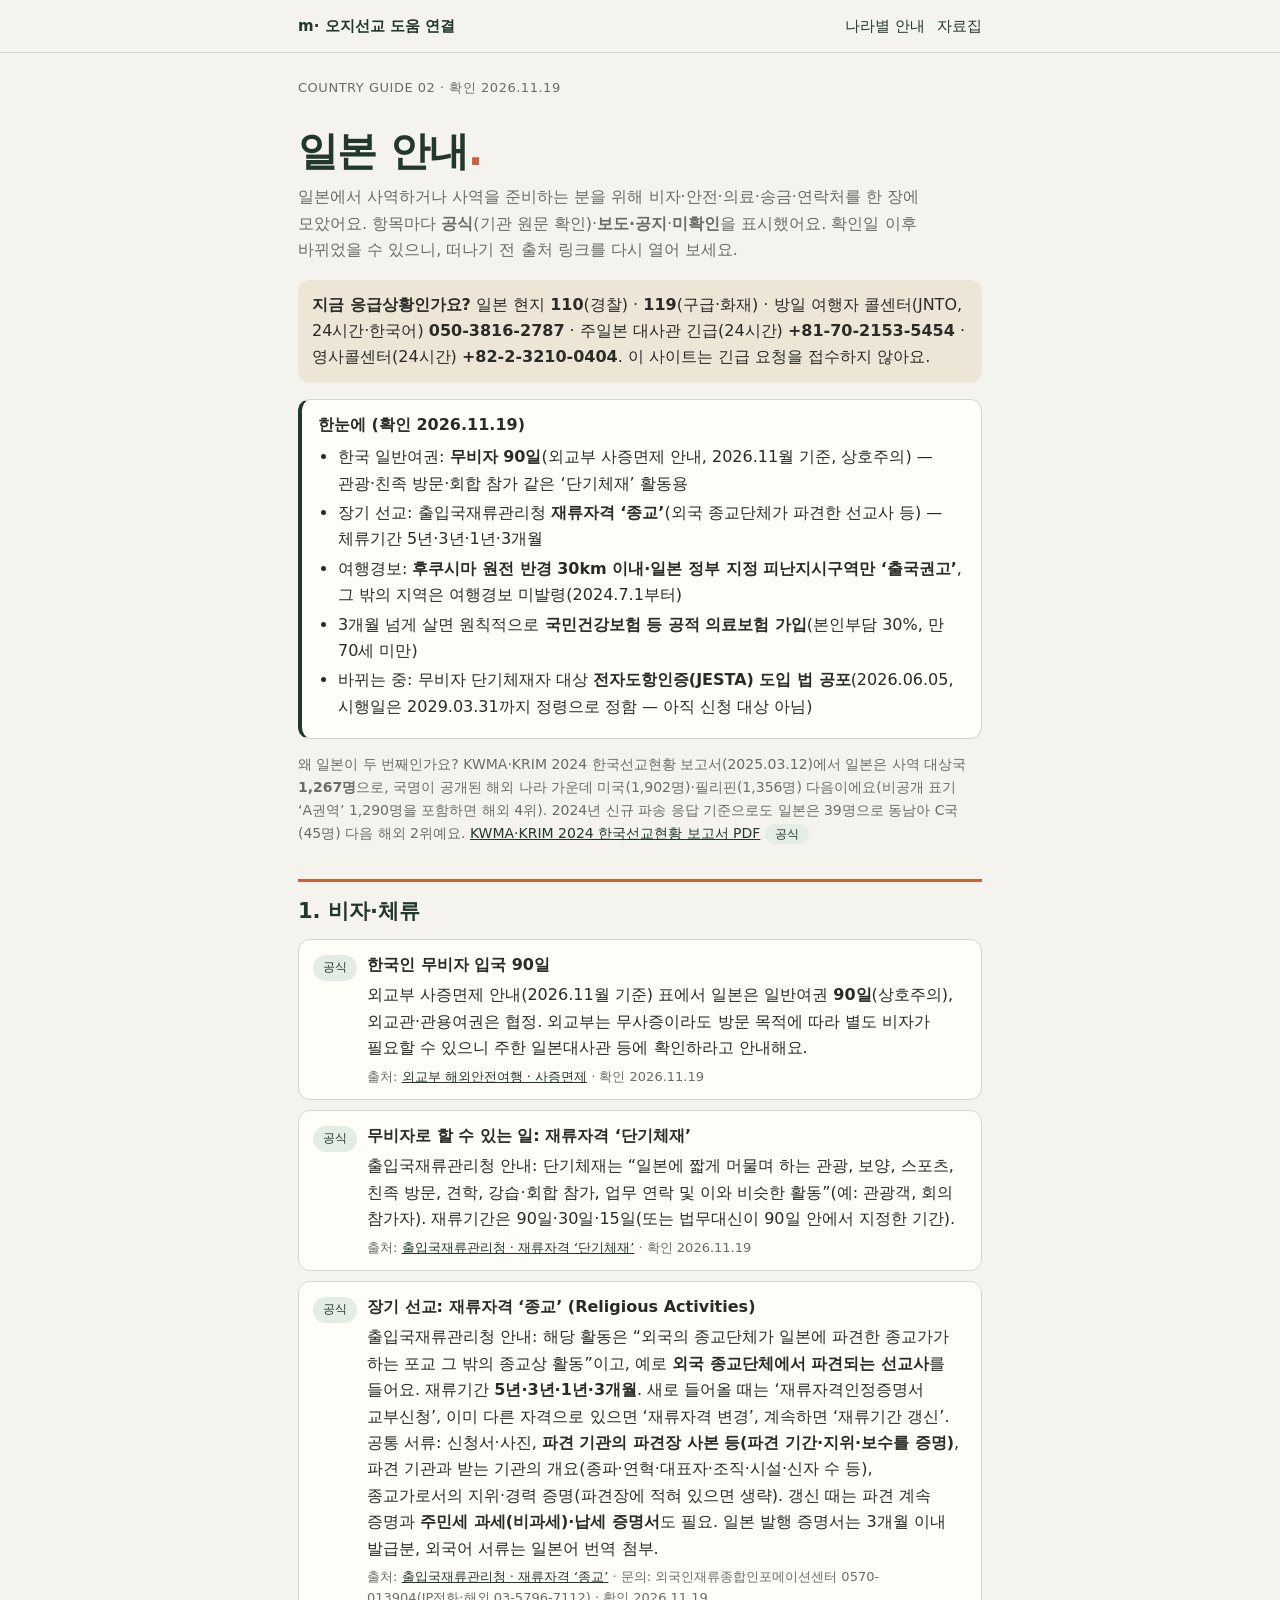
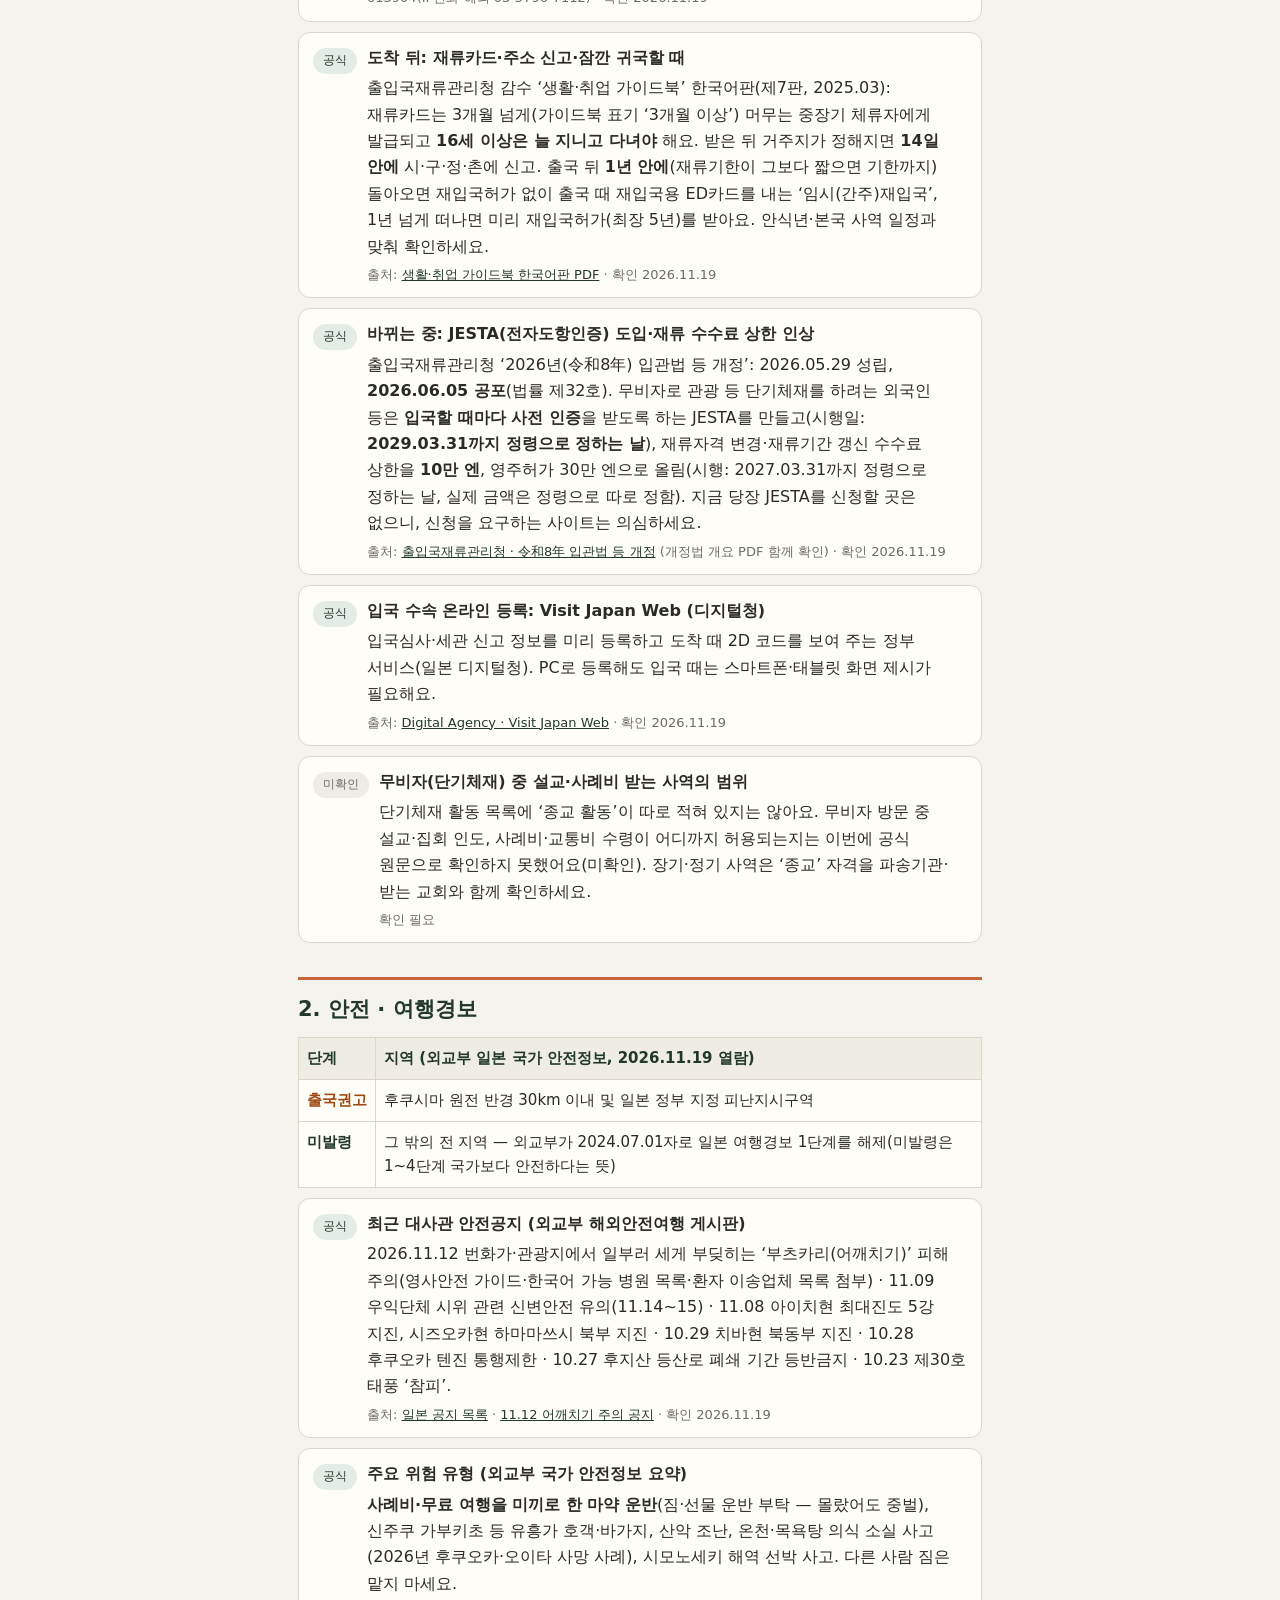
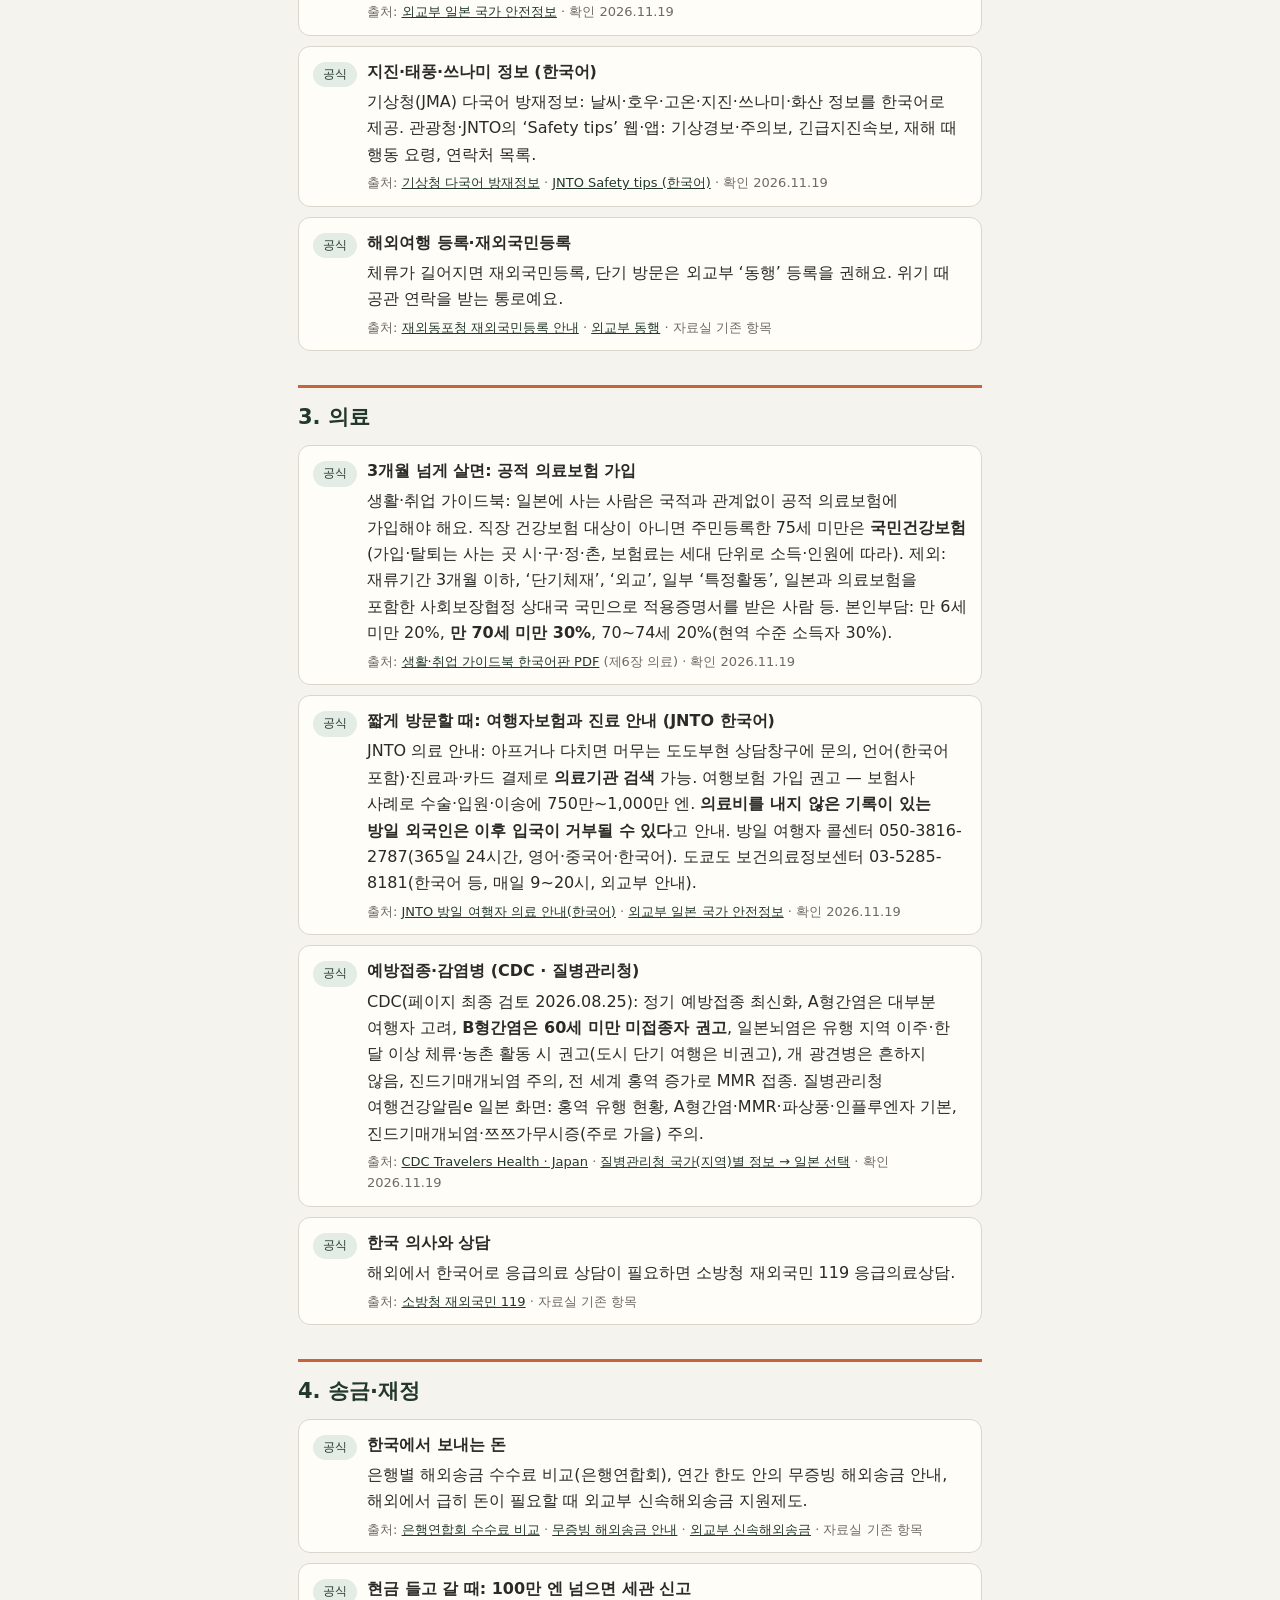
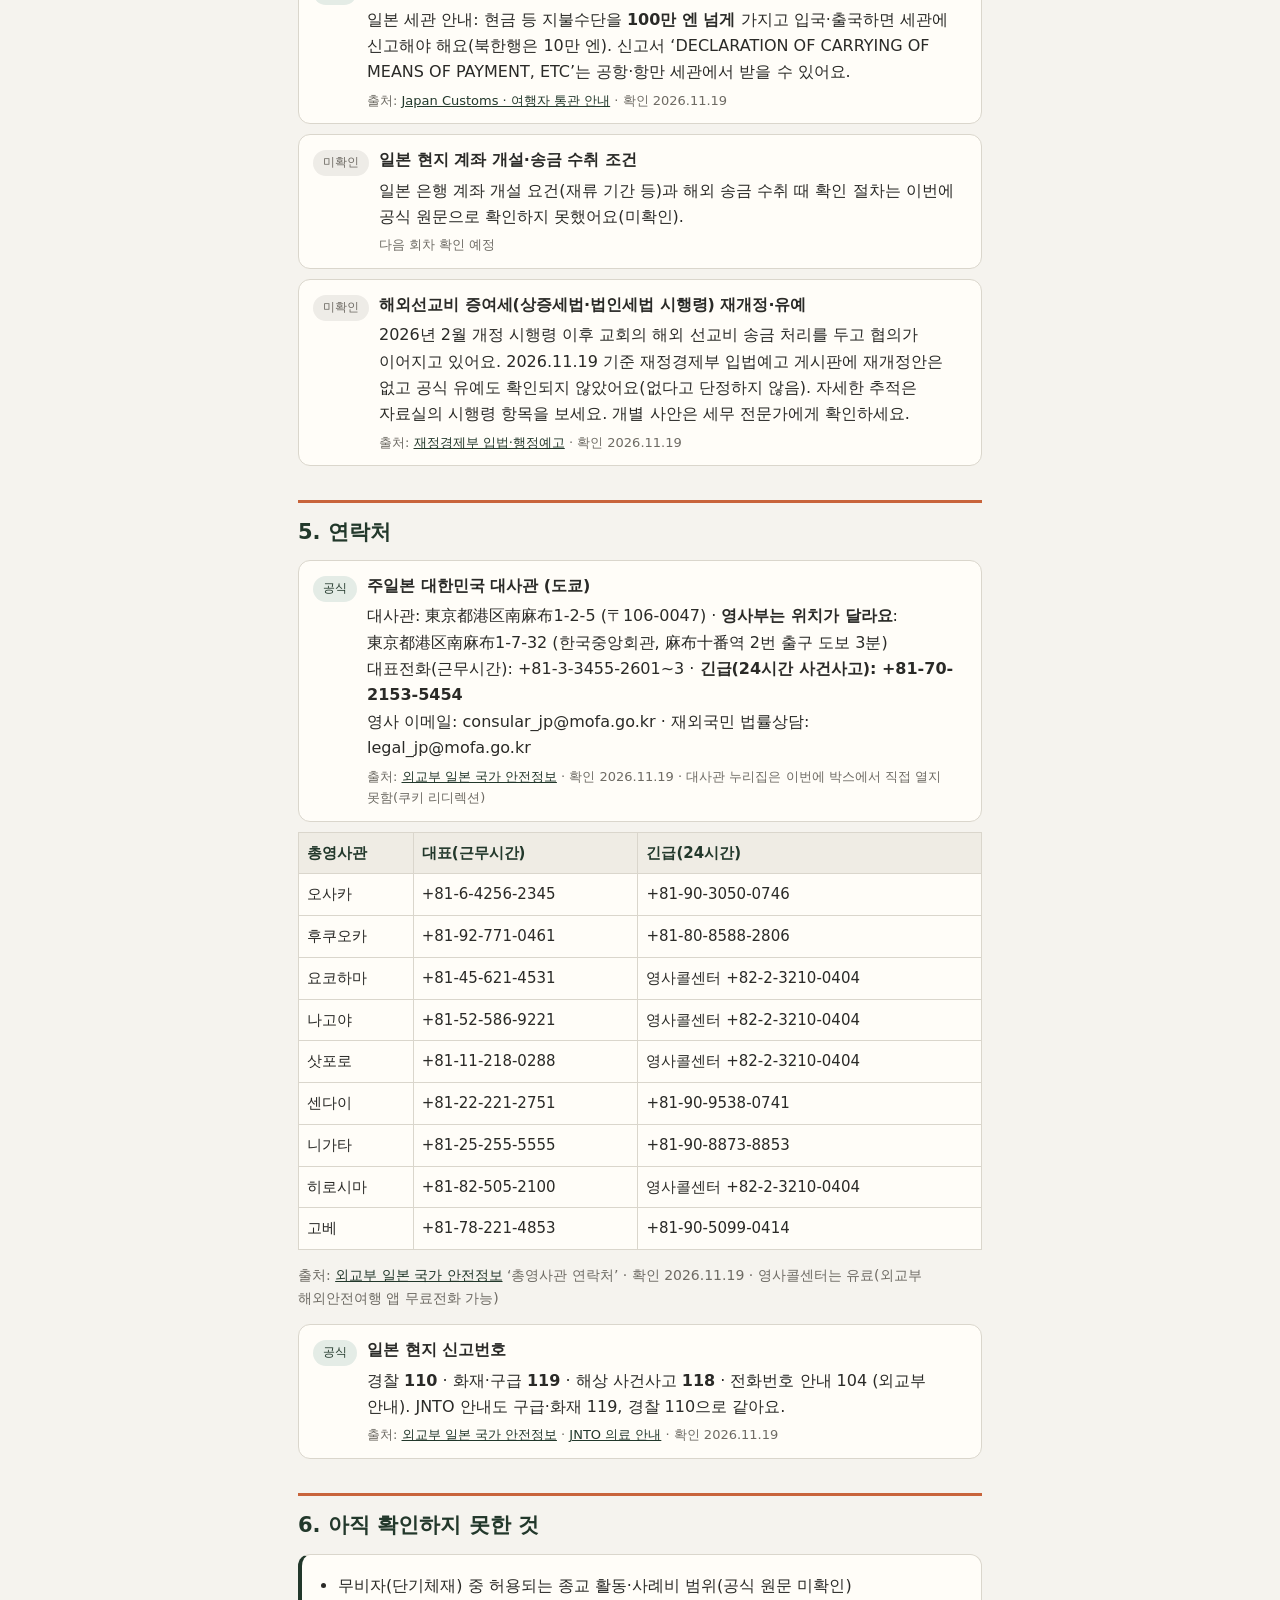
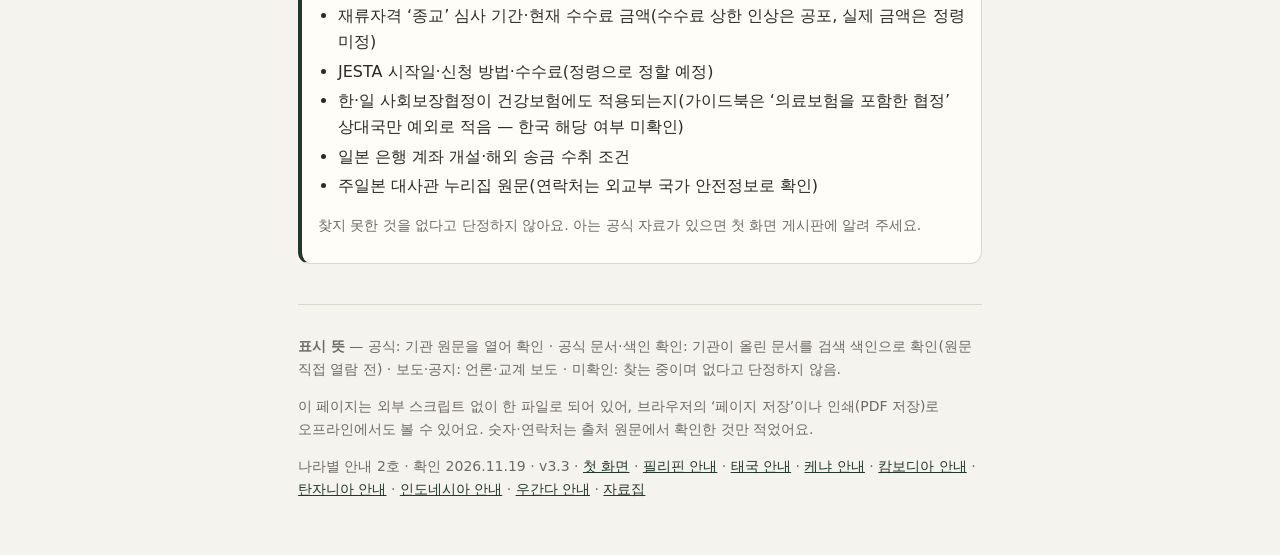
<file: country-japan.html>
<!doctype html><html lang="ko"><head><meta charset="utf-8"><meta name="viewport" content="width=device-width,initial-scale=1"><title>일본 안내 · 나라별 안내 · 오지선교 도움 연결</title><meta name="description" content="일본 사역 준비: 비자(종교 재류자격)·안전·의료·송금·대사관 연락처 (공식/보도/미확인 표시, 확인일 2026.11.19)"><style>:root{--bg:#F5F3EE;--band:#EFECE4;--g:#22382B;--g2:#2F4A3A;--or:#C8643B;--tx:#2A2A27;--mu:#6E6B64;--ln:#DAD6CC;--emg:#EDE6D6;--card:#FFFDF8}
*{box-sizing:border-box}body{margin:0;background:var(--bg);color:var(--tx);font:16px/1.65 system-ui,-apple-system,"Apple SD Gothic Neo","Noto Sans KR",sans-serif;word-break:keep-all}
a{color:var(--g);word-break:break-all}.wrap{max-width:720px;margin:0 auto;padding:0 18px}
header{border-bottom:1px solid var(--ln);background:var(--bg)}header .wrap{display:flex;gap:12px;align-items:center;min-height:52px;flex-wrap:wrap}
header a{text-decoration:none;font-size:15px}.logo{font-weight:700;color:var(--g)}.sp{margin-left:auto}
h1{font-size:clamp(28px,6vw,40px);line-height:1.25;color:var(--g);margin:28px 0 8px;letter-spacing:-.02em}h1 .dot{color:var(--or)}
.eye{font-size:13px;color:var(--mu);letter-spacing:.04em;margin:24px 0 0}.lead{color:var(--mu);margin:0 0 16px}
h2{font-size:21px;color:var(--g);margin:34px 0 10px;padding-top:12px;border-top:3px solid var(--or)}
.emg{background:var(--emg);border-radius:12px;padding:12px 14px;margin:16px 0}
.box{background:var(--card);border:1px solid var(--ln);border-left:4px solid var(--g);border-radius:12px;padding:12px 16px;margin:12px 0}
.box ul{margin:6px 0;padding-left:20px}.box li{margin:3px 0}
.it{display:flex;gap:10px;align-items:flex-start;background:var(--card);border:1px solid var(--ln);border-radius:12px;padding:12px 14px;margin:10px 0}
.it p{margin:4px 0}.it small{display:block;color:var(--mu);font-size:13px}
.t{flex:none;font-size:12px;border-radius:99px;padding:2px 9px;margin-top:3px;white-space:nowrap;border:1px solid transparent}
.t.o{background:#E4ECE6;color:var(--g)}.t.c{background:#E4ECE6;color:var(--g);border-color:var(--g)}.t.p{background:#F6E6DC;color:#8A3E1E}.t.u{background:#EEECE7;color:var(--mu)}
table{width:100%;border-collapse:collapse;background:var(--card);font-size:15px;margin:8px 0}th,td{border:1px solid var(--ln);padding:8px;text-align:left;vertical-align:top}th{background:var(--band);color:var(--g);white-space:nowrap}
.l4{color:#8A1E1E;font-weight:700}.l3{color:#A04A12;font-weight:700}.l2{color:#7A5A00;font-weight:700}.l1{color:var(--g);font-weight:700}
.muted{color:var(--mu);font-size:14px}footer{margin:40px 0 0;border-top:1px solid var(--ln);padding:16px 0 40px;color:var(--mu);font-size:14px}
@media(max-width:480px){.it{flex-direction:column;gap:4px}th,td{padding:6px;font-size:14px}}
@media print{header .sp,header a:not(.logo){display:none}a{color:#000}.it,.box{break-inside:avoid}}</style></head><body><header><div class="wrap"><a class="logo" href="index.html">m· 오지선교 도움 연결</a><a class="sp" href="index.html#country">나라별 안내</a><a href="collection.html">자료집</a></div></header>
<main class="wrap">
<p class="eye">COUNTRY GUIDE 02 · 확인 2026.11.19</p>
<h1>일본 안내<span class="dot">.</span></h1>
<p class="lead">일본에서 사역하거나 사역을 준비하는 분을 위해 비자·안전·의료·송금·연락처를 한 장에 모았어요. 항목마다 <b>공식</b>(기관 원문 확인)·<b>보도·공지</b>·<b>미확인</b>을 표시했어요. 확인일 이후 바뀌었을 수 있으니, 떠나기 전 출처 링크를 다시 열어 보세요.</p>
<p class="emg"><b>지금 응급상황인가요?</b> 일본 현지 <b>110</b>(경찰) · <b>119</b>(구급·화재) · 방일 여행자 콜센터(JNTO, 24시간·한국어) <b>050-3816-2787</b> · 주일본 대사관 긴급(24시간) <b>+81-70-2153-5454</b> · 영사콜센터(24시간) <b>+82-2-3210-0404</b>. 이 사이트는 긴급 요청을 접수하지 않아요.</p>
<div class="box"><b>한눈에 (확인 2026.11.19)</b><ul>
<li>한국 일반여권: <b>무비자 90일</b>(외교부 사증면제 안내, 2026.11월 기준, 상호주의) — 관광·친족 방문·회합 참가 같은 ‘단기체재’ 활동용</li>
<li>장기 선교: 출입국재류관리청 <b>재류자격 ‘종교’</b>(외국 종교단체가 파견한 선교사 등) — 체류기간 5년·3년·1년·3개월</li>
<li>여행경보: <b>후쿠시마 원전 반경 30km 이내·일본 정부 지정 피난지시구역만 ‘출국권고’</b>, 그 밖의 지역은 여행경보 미발령(2024.7.1부터)</li>
<li>3개월 넘게 살면 원칙적으로 <b>국민건강보험 등 공적 의료보험 가입</b>(본인부담 30%, 만 70세 미만)</li>
<li>바뀌는 중: 무비자 단기체재자 대상 <b>전자도항인증(JESTA) 도입 법 공포</b>(2026.06.05, 시행일은 2029.03.31까지 정령으로 정함 — 아직 신청 대상 아님)</li></ul></div>
<p class="muted">왜 일본이 두 번째인가요? KWMA·KRIM 2024 한국선교현황 보고서(2025.03.12)에서 일본은 사역 대상국 <b>1,267명</b>으로, 국명이 공개된 해외 나라 가운데 미국(1,902명)·필리핀(1,356명) 다음이에요(비공개 표기 ‘A권역’ 1,290명을 포함하면 해외 4위). 2024년 신규 파송 응답 기준으로도 일본은 39명으로 동남아 C국(45명) 다음 해외 2위예요. <a href="https://www.kwma.or.kr/files/2024%ED%95%9C%EA%B5%AD%EC%84%A0%EA%B5%90%ED%98%84%ED%99%A9%20%EB%B3%B4%EA%B3%A0%EC%84%9C%20%EC%B5%9C%EC%A2%85%ED%8C%90.pdf" target="_blank" rel="noopener noreferrer">KWMA·KRIM 2024 한국선교현황 보고서 PDF</a> <span class="t o">공식</span></p>
<h2 id="visa">1. 비자·체류</h2>
<div class="it"><span class="t o">공식</span><div><b>한국인 무비자 입국 90일</b><p>외교부 사증면제 안내(2026.11월 기준) 표에서 일본은 일반여권 <b>90일</b>(상호주의), 외교관·관용여권은 협정. 외교부는 무사증이라도 방문 목적에 따라 별도 비자가 필요할 수 있으니 주한 일본대사관 등에 확인하라고 안내해요.</p><small>출처: <a href="https://www.0404.go.kr/bbs/contsPst/MST0000000000113/13/detail" target="_blank" rel="noopener noreferrer">외교부 해외안전여행 · 사증면제</a> · 확인 2026.11.19</small></div></div>
<div class="it"><span class="t o">공식</span><div><b>무비자로 할 수 있는 일: 재류자격 ‘단기체재’</b><p>출입국재류관리청 안내: 단기체재는 “일본에 짧게 머물며 하는 관광, 보양, 스포츠, 친족 방문, 견학, 강습·회합 참가, 업무 연락 및 이와 비슷한 활동”(예: 관광객, 회의 참가자). 재류기간은 90일·30일·15일(또는 법무대신이 90일 안에서 지정한 기간).</p><small>출처: <a href="https://www.moj.go.jp/isa/applications/status/temporaryvisitor.html" target="_blank" rel="noopener noreferrer">출입국재류관리청 · 재류자격 ‘단기체재’</a> · 확인 2026.11.19</small></div></div>
<div class="it"><span class="t o">공식</span><div><b>장기 선교: 재류자격 ‘종교’ (Religious Activities)</b><p>출입국재류관리청 안내: 해당 활동은 “외국의 종교단체가 일본에 파견한 종교가가 하는 포교 그 밖의 종교상 활동”이고, 예로 <b>외국 종교단체에서 파견되는 선교사</b>를 들어요. 재류기간 <b>5년·3년·1년·3개월</b>. 새로 들어올 때는 ‘재류자격인정증명서 교부신청’, 이미 다른 자격으로 있으면 ‘재류자격 변경’, 계속하면 ‘재류기간 갱신’. 공통 서류: 신청서·사진, <b>파견 기관의 파견장 사본 등(파견 기간·지위·보수를 증명)</b>, 파견 기관과 받는 기관의 개요(종파·연혁·대표자·조직·시설·신자 수 등), 종교가로서의 지위·경력 증명(파견장에 적혀 있으면 생략). 갱신 때는 파견 계속 증명과 <b>주민세 과세(비과세)·납세 증명서</b>도 필요. 일본 발행 증명서는 3개월 이내 발급분, 외국어 서류는 일본어 번역 첨부.</p><small>출처: <a href="https://www.moj.go.jp/isa/applications/status/religiousactivities.html" target="_blank" rel="noopener noreferrer">출입국재류관리청 · 재류자격 ‘종교’</a> · 문의: 외국인재류종합인포메이션센터 0570-013904(IP전화·해외 03-5796-7112) · 확인 2026.11.19</small></div></div>
<div class="it"><span class="t o">공식</span><div><b>도착 뒤: 재류카드·주소 신고·잠깐 귀국할 때</b><p>출입국재류관리청 감수 ‘생활·취업 가이드북’ 한국어판(제7판, 2025.03): 재류카드는 3개월 넘게(가이드북 표기 ‘3개월 이상’) 머무는 중장기 체류자에게 발급되고 <b>16세 이상은 늘 지니고 다녀야</b> 해요. 받은 뒤 거주지가 정해지면 <b>14일 안에</b> 시·구·정·촌에 신고. 출국 뒤 <b>1년 안에</b>(재류기한이 그보다 짧으면 기한까지) 돌아오면 재입국허가 없이 출국 때 재입국용 ED카드를 내는 ‘임시(간주)재입국’, 1년 넘게 떠나면 미리 재입국허가(최장 5년)를 받아요. 안식년·본국 사역 일정과 맞춰 확인하세요.</p><small>출처: <a href="https://www.moj.go.jp/isa/content/001450887.pdf" target="_blank" rel="noopener noreferrer">생활·취업 가이드북 한국어판 PDF</a> · 확인 2026.11.19</small></div></div>
<div class="it"><span class="t o">공식</span><div><b>바뀌는 중: JESTA(전자도항인증) 도입·재류 수수료 상한 인상</b><p>출입국재류관리청 ‘2026년(令和8年) 입관법 등 개정’: 2026.05.29 성립, <b>2026.06.05 공포</b>(법률 제32호). 무비자로 관광 등 단기체재를 하려는 외국인 등은 <b>입국할 때마다 사전 인증</b>을 받도록 하는 JESTA를 만들고(시행일: <b>2029.03.31까지 정령으로 정하는 날</b>), 재류자격 변경·재류기간 갱신 수수료 상한을 <b>10만 엔</b>, 영주허가 30만 엔으로 올림(시행: 2027.03.31까지 정령으로 정하는 날, 실제 금액은 정령으로 따로 정함). 지금 당장 JESTA를 신청할 곳은 없으니, 신청을 요구하는 사이트는 의심하세요.</p><small>출처: <a href="https://www.moj.go.jp/isa/policies/bill/05_00001.html" target="_blank" rel="noopener noreferrer">출입국재류관리청 · 令和8年 입관법 등 개정</a> (개정법 개요 PDF 함께 확인) · 확인 2026.11.19</small></div></div>
<div class="it"><span class="t o">공식</span><div><b>입국 수속 온라인 등록: Visit Japan Web (디지털청)</b><p>입국심사·세관 신고 정보를 미리 등록하고 도착 때 2D 코드를 보여 주는 정부 서비스(일본 디지털청). PC로 등록해도 입국 때는 스마트폰·태블릿 화면 제시가 필요해요.</p><small>출처: <a href="https://services.digital.go.jp/en/visit-japan-web/" target="_blank" rel="noopener noreferrer">Digital Agency · Visit Japan Web</a> · 확인 2026.11.19</small></div></div>
<div class="it"><span class="t u">미확인</span><div><b>무비자(단기체재) 중 설교·사례비 받는 사역의 범위</b><p>단기체재 활동 목록에 ‘종교 활동’이 따로 적혀 있지는 않아요. 무비자 방문 중 설교·집회 인도, 사례비·교통비 수령이 어디까지 허용되는지는 이번에 공식 원문으로 확인하지 못했어요(미확인). 장기·정기 사역은 ‘종교’ 자격을 파송기관·받는 교회와 함께 확인하세요.</p><small>확인 필요</small></div></div>
<h2 id="safety">2. 안전 · 여행경보</h2>
<table><tr><th>단계</th><th>지역 (외교부 일본 국가 안전정보, 2026.11.19 열람)</th></tr>
<tr><td class="l3">출국권고</td><td>후쿠시마 원전 반경 30km 이내 및 일본 정부 지정 피난지시구역</td></tr>
<tr><td class="l1">미발령</td><td>그 밖의 전 지역 — 외교부가 2024.07.01자로 일본 여행경보 1단계를 해제(미발령은 1~4단계 국가보다 안전하다는 뜻)</td></tr></table>
<div class="it"><span class="t o">공식</span><div><b>최근 대사관 안전공지 (외교부 해외안전여행 게시판)</b><p>2026.11.12 번화가·관광지에서 일부러 세게 부딪히는 ‘부츠카리(어깨치기)’ 피해 주의(영사안전 가이드·한국어 가능 병원 목록·환자 이송업체 목록 첨부) · 11.09 우익단체 시위 관련 신변안전 유의(11.14~15) · 11.08 아이치현 최대진도 5강 지진, 시즈오카현 하마마쓰시 북부 지진 · 10.29 치바현 북동부 지진 · 10.28 후쿠오카 텐진 통행제한 · 10.27 후지산 등산로 폐쇄 기간 등반금지 · 10.23 제30호 태풍 ‘참피’.</p><small>출처: <a href="https://0404.go.kr/bbs/embsyNtc/list?ntnCd=183" target="_blank" rel="noopener noreferrer">일본 공지 목록</a> · <a href="https://0404.go.kr/bbs/embsyNtc/1945851/detail?ntnCd=183" target="_blank" rel="noopener noreferrer">11.12 어깨치기 주의 공지</a> · 확인 2026.11.19</small></div></div>
<div class="it"><span class="t o">공식</span><div><b>주요 위험 유형 (외교부 국가 안전정보 요약)</b><p><b>사례비·무료 여행을 미끼로 한 마약 운반</b>(짐·선물 운반 부탁 — 몰랐어도 중벌), 신주쿠 가부키초 등 유흥가 호객·바가지, 산악 조난, 온천·목욕탕 의식 소실 사고(2026년 후쿠오카·오이타 사망 사례), 시모노세키 해역 선박 사고. 다른 사람 짐은 맡지 마세요.</p><small>출처: <a href="https://0404.go.kr/ntnSafetyInfo/183/detail" target="_blank" rel="noopener noreferrer">외교부 일본 국가 안전정보</a> · 확인 2026.11.19</small></div></div>
<div class="it"><span class="t o">공식</span><div><b>지진·태풍·쓰나미 정보 (한국어)</b><p>기상청(JMA) 다국어 방재정보: 날씨·호우·고온·지진·쓰나미·화산 정보를 한국어로 제공. 관광청·JNTO의 ‘Safety tips’ 웹·앱: 기상경보·주의보, 긴급지진속보, 재해 때 행동 요령, 연락처 목록.</p><small>출처: <a href="https://www.jma.go.jp/jma/kokusai/multi.html" target="_blank" rel="noopener noreferrer">기상청 다국어 방재정보</a> · <a href="https://www.jnto.go.jp/safety-tips/kor/" target="_blank" rel="noopener noreferrer">JNTO Safety tips (한국어)</a> · 확인 2026.11.19</small></div></div>
<div class="it"><span class="t o">공식</span><div><b>해외여행 등록·재외국민등록</b><p>체류가 길어지면 재외국민등록, 단기 방문은 외교부 ‘동행’ 등록을 권해요. 위기 때 공관 연락을 받는 통로예요.</p><small>출처: <a href="https://www.oka.go.kr/web/content.do?menu_cd=000050" target="_blank" rel="noopener noreferrer">재외동포청 재외국민등록 안내</a> · <a href="https://0404.go.kr/bbs/contsPst/MST0000000000103/3/detail" target="_blank" rel="noopener noreferrer">외교부 동행</a> · 자료실 기존 항목</small></div></div>
<h2 id="health">3. 의료</h2>
<div class="it"><span class="t o">공식</span><div><b>3개월 넘게 살면: 공적 의료보험 가입</b><p>생활·취업 가이드북: 일본에 사는 사람은 국적과 관계없이 공적 의료보험에 가입해야 해요. 직장 건강보험 대상이 아니면 주민등록한 75세 미만은 <b>국민건강보험</b>(가입·탈퇴는 사는 곳 시·구·정·촌, 보험료는 세대 단위로 소득·인원에 따라). 제외: 재류기간 3개월 이하, ‘단기체재’, ‘외교’, 일부 ‘특정활동’, 일본과 의료보험을 포함한 사회보장협정 상대국 국민으로 적용증명서를 받은 사람 등. 본인부담: 만 6세 미만 20%, <b>만 70세 미만 30%</b>, 70~74세 20%(현역 수준 소득자 30%).</p><small>출처: <a href="https://www.moj.go.jp/isa/content/001450887.pdf" target="_blank" rel="noopener noreferrer">생활·취업 가이드북 한국어판 PDF</a> (제6장 의료) · 확인 2026.11.19</small></div></div>
<div class="it"><span class="t o">공식</span><div><b>짧게 방문할 때: 여행자보험과 진료 안내 (JNTO 한국어)</b><p>JNTO 의료 안내: 아프거나 다치면 머무는 도도부현 상담창구에 문의, 언어(한국어 포함)·진료과·카드 결제로 <b>의료기관 검색</b> 가능. 여행보험 가입 권고 — 보험사 사례로 수술·입원·이송에 750만~1,000만 엔. <b>의료비를 내지 않은 기록이 있는 방일 외국인은 이후 입국이 거부될 수 있다</b>고 안내. 방일 여행자 콜센터 050-3816-2787(365일 24시간, 영어·중국어·한국어). 도쿄도 보건의료정보센터 03-5285-8181(한국어 등, 매일 9~20시, 외교부 안내).</p><small>출처: <a href="https://www.jnto.go.jp/emergency/kor/mi_guide.html" target="_blank" rel="noopener noreferrer">JNTO 방일 여행자 의료 안내(한국어)</a> · <a href="https://0404.go.kr/ntnSafetyInfo/183/detail" target="_blank" rel="noopener noreferrer">외교부 일본 국가 안전정보</a> · 확인 2026.11.19</small></div></div>
<div class="it"><span class="t o">공식</span><div><b>예방접종·감염병 (CDC · 질병관리청)</b><p>CDC(페이지 최종 검토 2026.08.25): 정기 예방접종 최신화, A형간염은 대부분 여행자 고려, <b>B형간염은 60세 미만 미접종자 권고</b>, 일본뇌염은 유행 지역 이주·한 달 이상 체류·농촌 활동 시 권고(도시 단기 여행은 비권고), 개 광견병은 흔하지 않음, 진드기매개뇌염 주의, 전 세계 홍역 증가로 MMR 접종. 질병관리청 여행건강알림e 일본 화면: 홍역 유행 현황, A형간염·MMR·파상풍·인플루엔자 기본, 진드기매개뇌염·쯔쯔가무시증(주로 가을) 주의.</p><small>출처: <a href="https://wwwnc.cdc.gov/travel/destinations/traveler/none/japan" target="_blank" rel="noopener noreferrer">CDC Travelers Health · Japan</a> · <a href="https://travelhealth.kdca.go.kr/travel/nqs/select.do" target="_blank" rel="noopener noreferrer">질병관리청 국가(지역)별 정보 → 일본 선택</a> · 확인 2026.11.19</small></div></div>
<div class="it"><span class="t o">공식</span><div><b>한국 의사와 상담</b><p>해외에서 한국어로 응급의료 상담이 필요하면 소방청 재외국민 119 응급의료상담.</p><small>출처: <a href="https://www.119.go.kr/Center119/Foreign.do" target="_blank" rel="noopener noreferrer">소방청 재외국민 119</a> · 자료실 기존 항목</small></div></div>
<h2 id="money">4. 송금·재정</h2>
<div class="it"><span class="t o">공식</span><div><b>한국에서 보내는 돈</b><p>은행별 해외송금 수수료 비교(은행연합회), 연간 한도 안의 무증빙 해외송금 안내, 해외에서 급히 돈이 필요할 때 외교부 신속해외송금 지원제도.</p><small>출처: <a href="https://portal.kfb.or.kr/compare/commission_exchange.php" target="_blank" rel="noopener noreferrer">은행연합회 수수료 비교</a> · <a href="https://exchange.kfb.or.kr/page/exchange02.php" target="_blank" rel="noopener noreferrer">무증빙 해외송금 안내</a> · <a href="https://www.0404.go.kr/bbs/contsPst/MST0000000000107/7/detail" target="_blank" rel="noopener noreferrer">외교부 신속해외송금</a> · 자료실 기존 항목</small></div></div>
<div class="it"><span class="t o">공식</span><div><b>현금 들고 갈 때: 100만 엔 넘으면 세관 신고</b><p>일본 세관 안내: 현금 등 지불수단을 <b>100만 엔 넘게</b> 가지고 입국·출국하면 세관에 신고해야 해요(북한행은 10만 엔). 신고서 ‘DECLARATION OF CARRYING OF MEANS OF PAYMENT, ETC’는 공항·항만 세관에서 받을 수 있어요.</p><small>출처: <a href="https://www.customs.go.jp/english/summary/passenger.htm" target="_blank" rel="noopener noreferrer">Japan Customs · 여행자 통관 안내</a> · 확인 2026.11.19</small></div></div>
<div class="it"><span class="t u">미확인</span><div><b>일본 현지 계좌 개설·송금 수취 조건</b><p>일본 은행 계좌 개설 요건(재류 기간 등)과 해외 송금 수취 때 확인 절차는 이번에 공식 원문으로 확인하지 못했어요(미확인).</p><small>다음 회차 확인 예정</small></div></div>
<div class="it"><span class="t u">미확인</span><div><b>해외선교비 증여세(상증세법·법인세법 시행령) 재개정·유예</b><p>2026년 2월 개정 시행령 이후 교회의 해외 선교비 송금 처리를 두고 협의가 이어지고 있어요. 2026.11.19 기준 재정경제부 입법예고 게시판에 재개정안은 없고 공식 유예도 확인되지 않았어요(없다고 단정하지 않음). 자세한 추적은 자료실의 시행령 항목을 보세요. 개별 사안은 세무 전문가에게 확인하세요.</p><small>출처: <a href="https://mofe.go.kr/lw/lap/TbPrvntcList.do?bbsId=MOSFBBS_000000000055&amp;menuNo=7050300" target="_blank" rel="noopener noreferrer">재정경제부 입법·행정예고</a> · 확인 2026.11.19</small></div></div>
<h2 id="contact">5. 연락처</h2>
<div class="it"><span class="t o">공식</span><div><b>주일본 대한민국 대사관 (도쿄)</b><p>대사관: 東京都港区南麻布1-2-5 (〒106-0047) · <b>영사부는 위치가 달라요</b>: 東京都港区南麻布1-7-32 (한국중앙회관, 麻布十番역 2번 출구 도보 3분)<br>대표전화(근무시간): +81-3-3455-2601~3 · <b>긴급(24시간 사건사고): +81-70-2153-5454</b><br>영사 이메일: consular_jp@mofa.go.kr · 재외국민 법률상담: legal_jp@mofa.go.kr</p><small>출처: <a href="https://0404.go.kr/ntnSafetyInfo/183/detail" target="_blank" rel="noopener noreferrer">외교부 일본 국가 안전정보</a> · 확인 2026.11.19 · 대사관 누리집은 이번에 박스에서 직접 열지 못함(쿠키 리디렉션)</small></div></div>
<table><tr><th>총영사관</th><th>대표(근무시간)</th><th>긴급(24시간)</th></tr>
<tr><td>오사카</td><td>+81-6-4256-2345</td><td>+81-90-3050-0746</td></tr>
<tr><td>후쿠오카</td><td>+81-92-771-0461</td><td>+81-80-8588-2806</td></tr>
<tr><td>요코하마</td><td>+81-45-621-4531</td><td>영사콜센터 +82-2-3210-0404</td></tr>
<tr><td>나고야</td><td>+81-52-586-9221</td><td>영사콜센터 +82-2-3210-0404</td></tr>
<tr><td>삿포로</td><td>+81-11-218-0288</td><td>영사콜센터 +82-2-3210-0404</td></tr>
<tr><td>센다이</td><td>+81-22-221-2751</td><td>+81-90-9538-0741</td></tr>
<tr><td>니가타</td><td>+81-25-255-5555</td><td>+81-90-8873-8853</td></tr>
<tr><td>히로시마</td><td>+81-82-505-2100</td><td>영사콜센터 +82-2-3210-0404</td></tr>
<tr><td>고베</td><td>+81-78-221-4853</td><td>+81-90-5099-0414</td></tr></table>
<p class="muted">출처: <a href="https://0404.go.kr/ntnSafetyInfo/183/detail" target="_blank" rel="noopener noreferrer">외교부 일본 국가 안전정보</a> ‘총영사관 연락처’ · 확인 2026.11.19 · 영사콜센터는 유료(외교부 해외안전여행 앱 무료전화 가능)</p>
<div class="it"><span class="t o">공식</span><div><b>일본 현지 신고번호</b><p>경찰 <b>110</b> · 화재·구급 <b>119</b> · 해상 사건사고 <b>118</b> · 전화번호 안내 104 (외교부 안내). JNTO 안내도 구급·화재 119, 경찰 110으로 같아요.</p><small>출처: <a href="https://0404.go.kr/ntnSafetyInfo/183/detail" target="_blank" rel="noopener noreferrer">외교부 일본 국가 안전정보</a> · <a href="https://www.jnto.go.jp/emergency/kor/mi_guide.html" target="_blank" rel="noopener noreferrer">JNTO 의료 안내</a> · 확인 2026.11.19</small></div></div>
<h2 id="todo">6. 아직 확인하지 못한 것</h2><div class="box"><ul><li>무비자(단기체재) 중 허용되는 종교 활동·사례비 범위(공식 원문 미확인)</li><li>재류자격 ‘종교’ 심사 기간·현재 수수료 금액(수수료 상한 인상은 공포, 실제 금액은 정령 미정)</li><li>JESTA 시작일·신청 방법·수수료(정령으로 정할 예정)</li><li>한·일 사회보장협정이 건강보험에도 적용되는지(가이드북은 ‘의료보험을 포함한 협정’ 상대국만 예외로 적음 — 한국 해당 여부 미확인)</li><li>일본 은행 계좌 개설·해외 송금 수취 조건</li><li>주일본 대사관 누리집 원문(연락처는 외교부 국가 안전정보로 확인)</li></ul><p class="muted">찾지 못한 것을 없다고 단정하지 않아요. 아는 공식 자료가 있으면 첫 화면 게시판에 알려 주세요.</p></div>
<footer><p><b>표시 뜻</b> — 공식: 기관 원문을 열어 확인 · 공식 문서·색인 확인: 기관이 올린 문서를 검색 색인으로 확인(원문 직접 열람 전) · 보도·공지: 언론·교계 보도 · 미확인: 찾는 중이며 없다고 단정하지 않음.</p>
<p>이 페이지는 외부 스크립트 없이 한 파일로 되어 있어, 브라우저의 ‘페이지 저장’이나 인쇄(PDF 저장)로 오프라인에서도 볼 수 있어요. 숫자·연락처는 출처 원문에서 확인한 것만 적었어요.</p>
<p>나라별 안내 2호 · 확인 2026.11.19 · v3.3 · <a href="index.html">첫 화면</a> · <a href="country-philippines.html">필리핀 안내</a> · <a href="country-thailand.html">태국 안내</a> · <a href="country-kenya.html">케냐 안내</a> · <a href="country-cambodia.html">캄보디아 안내</a> · <a href="country-tanzania.html">탄자니아 안내</a> · <a href="country-indonesia.html">인도네시아 안내</a> · <a href="country-uganda.html">우간다 안내</a> · <a href="collection.html">자료집</a></p></footer></main></body></html>
</file>
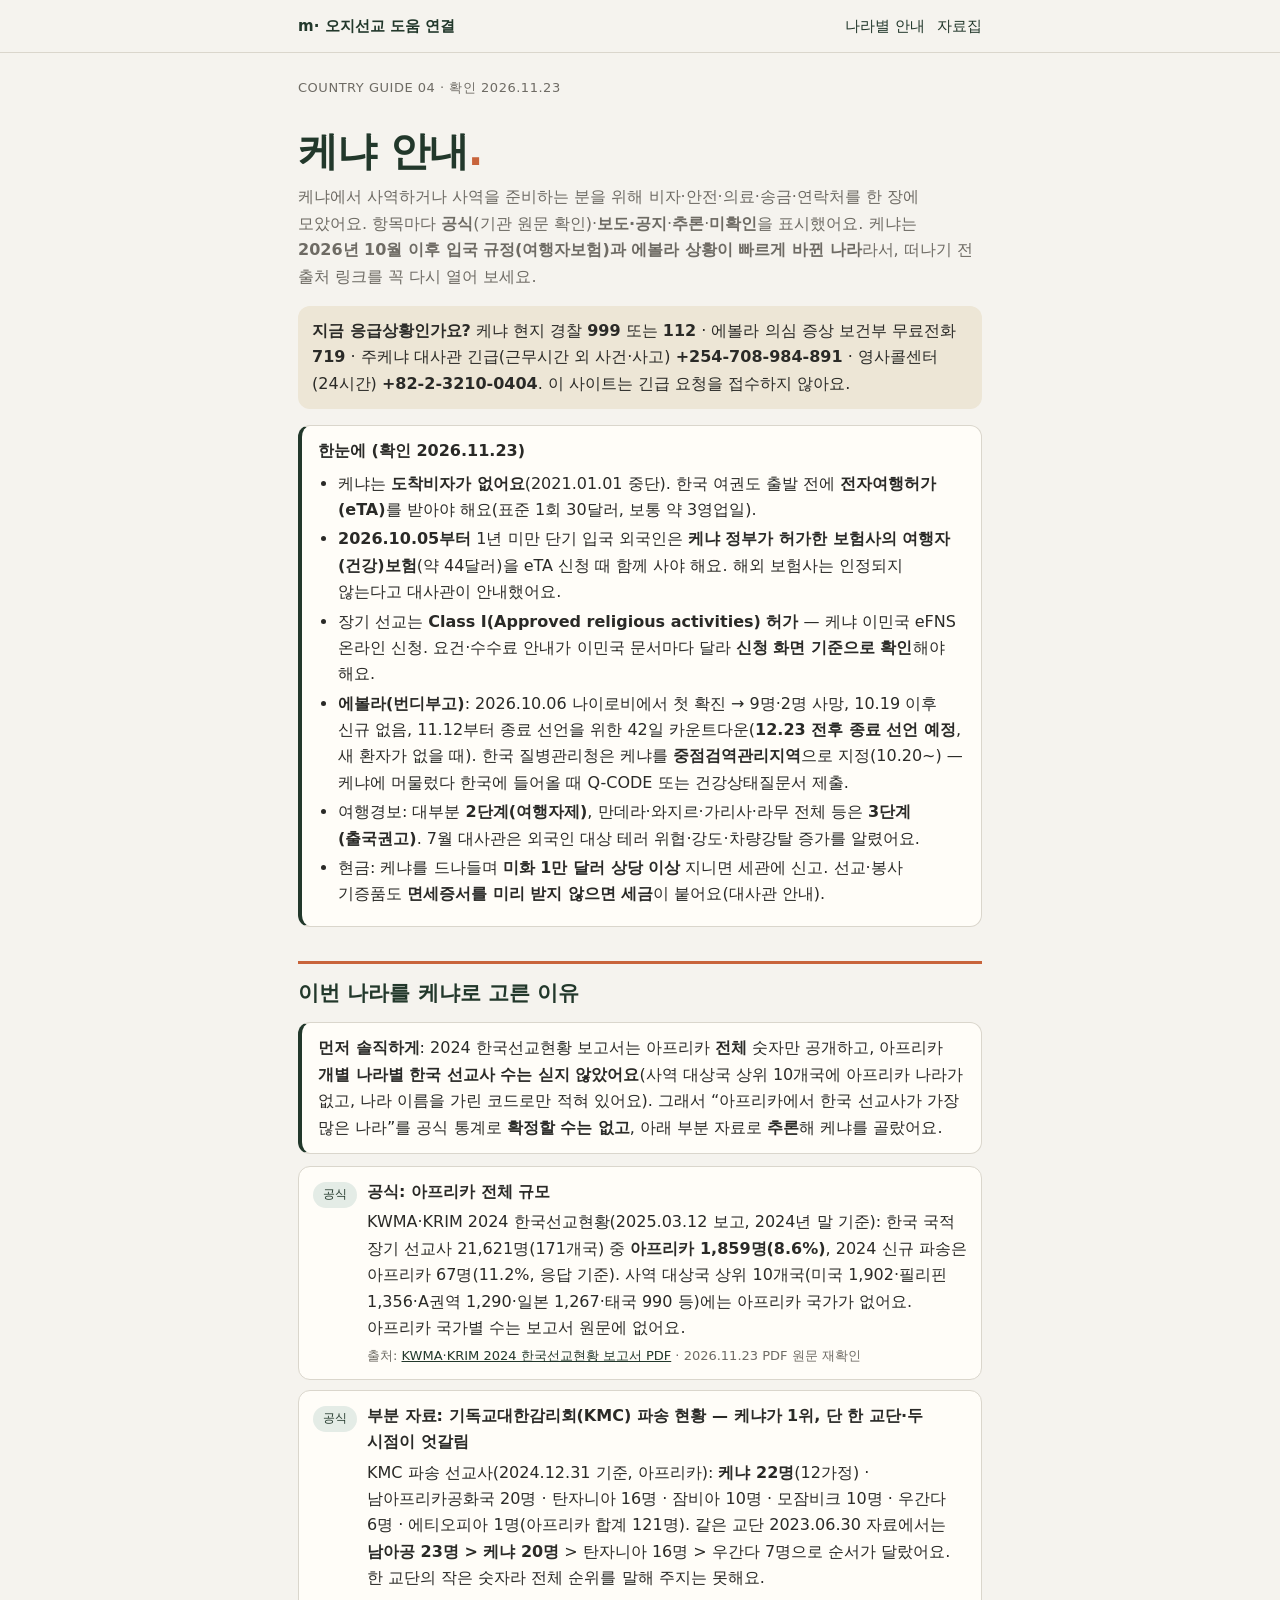
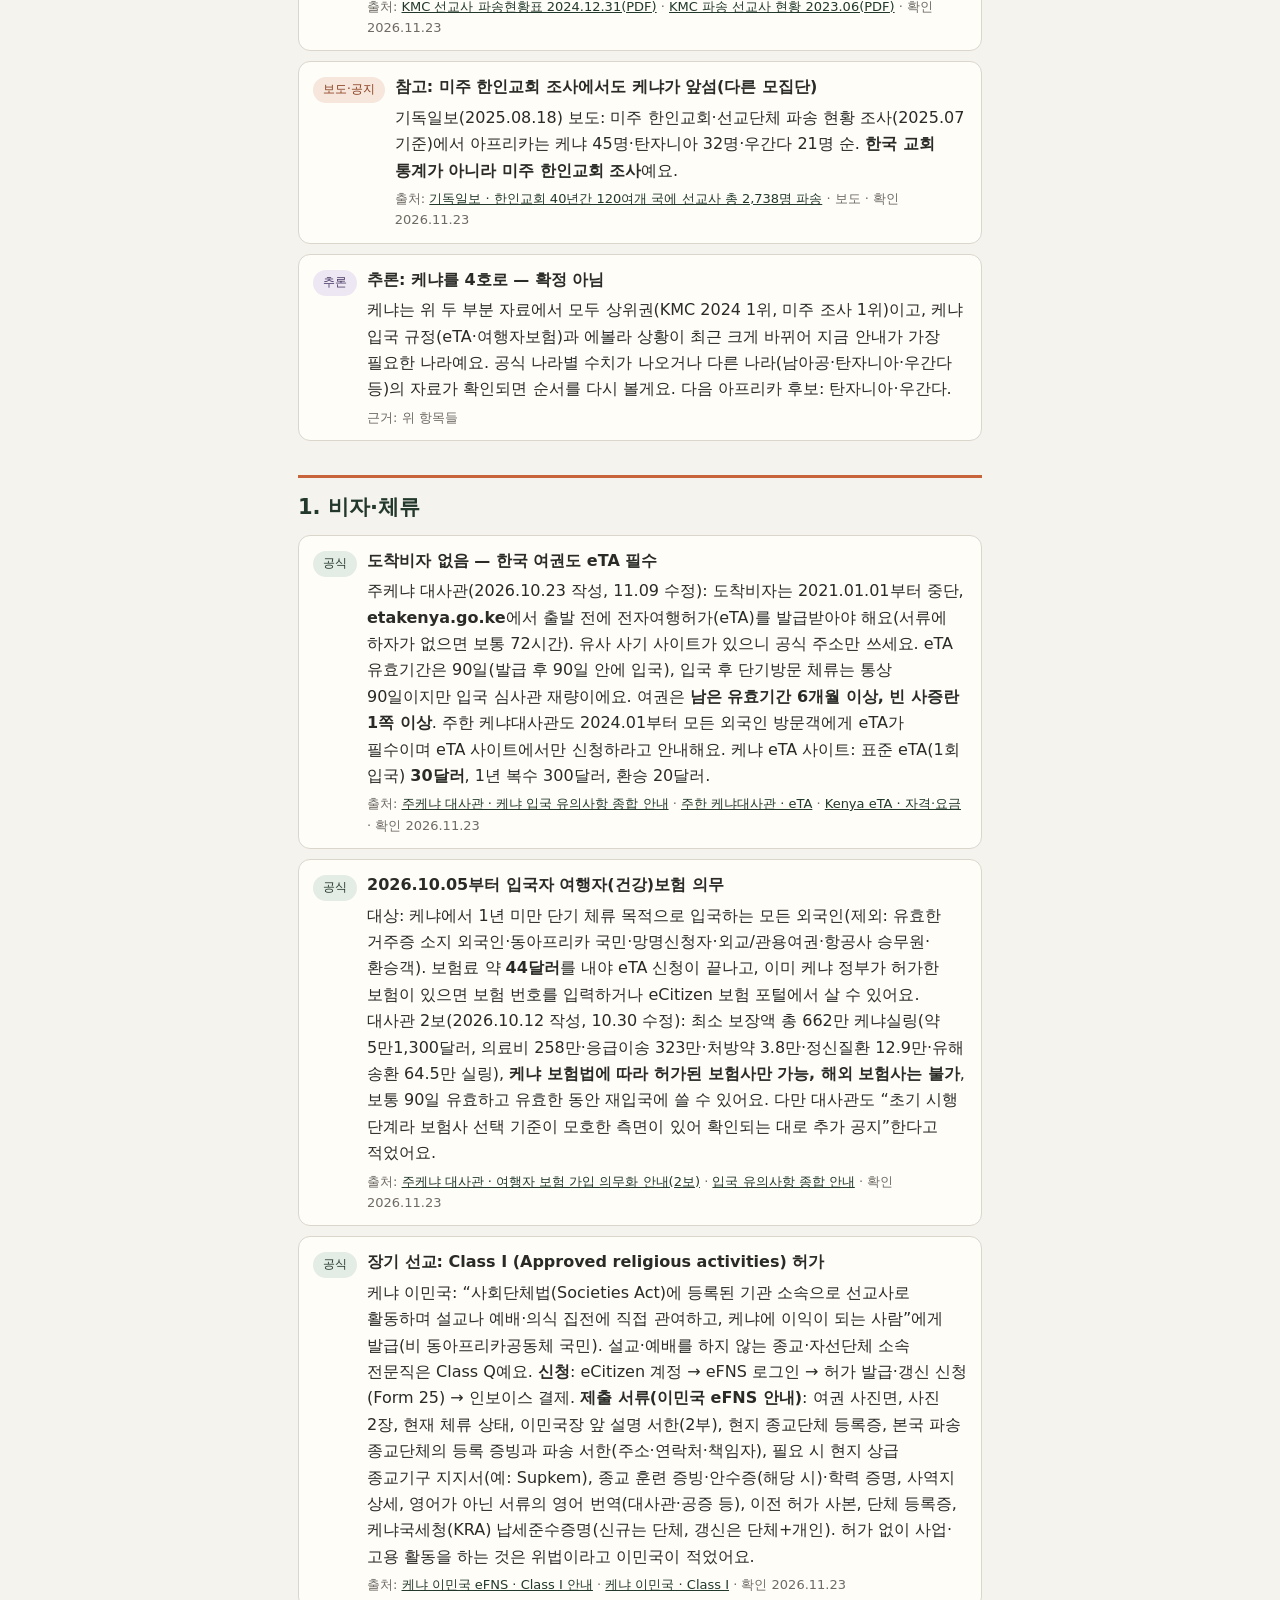
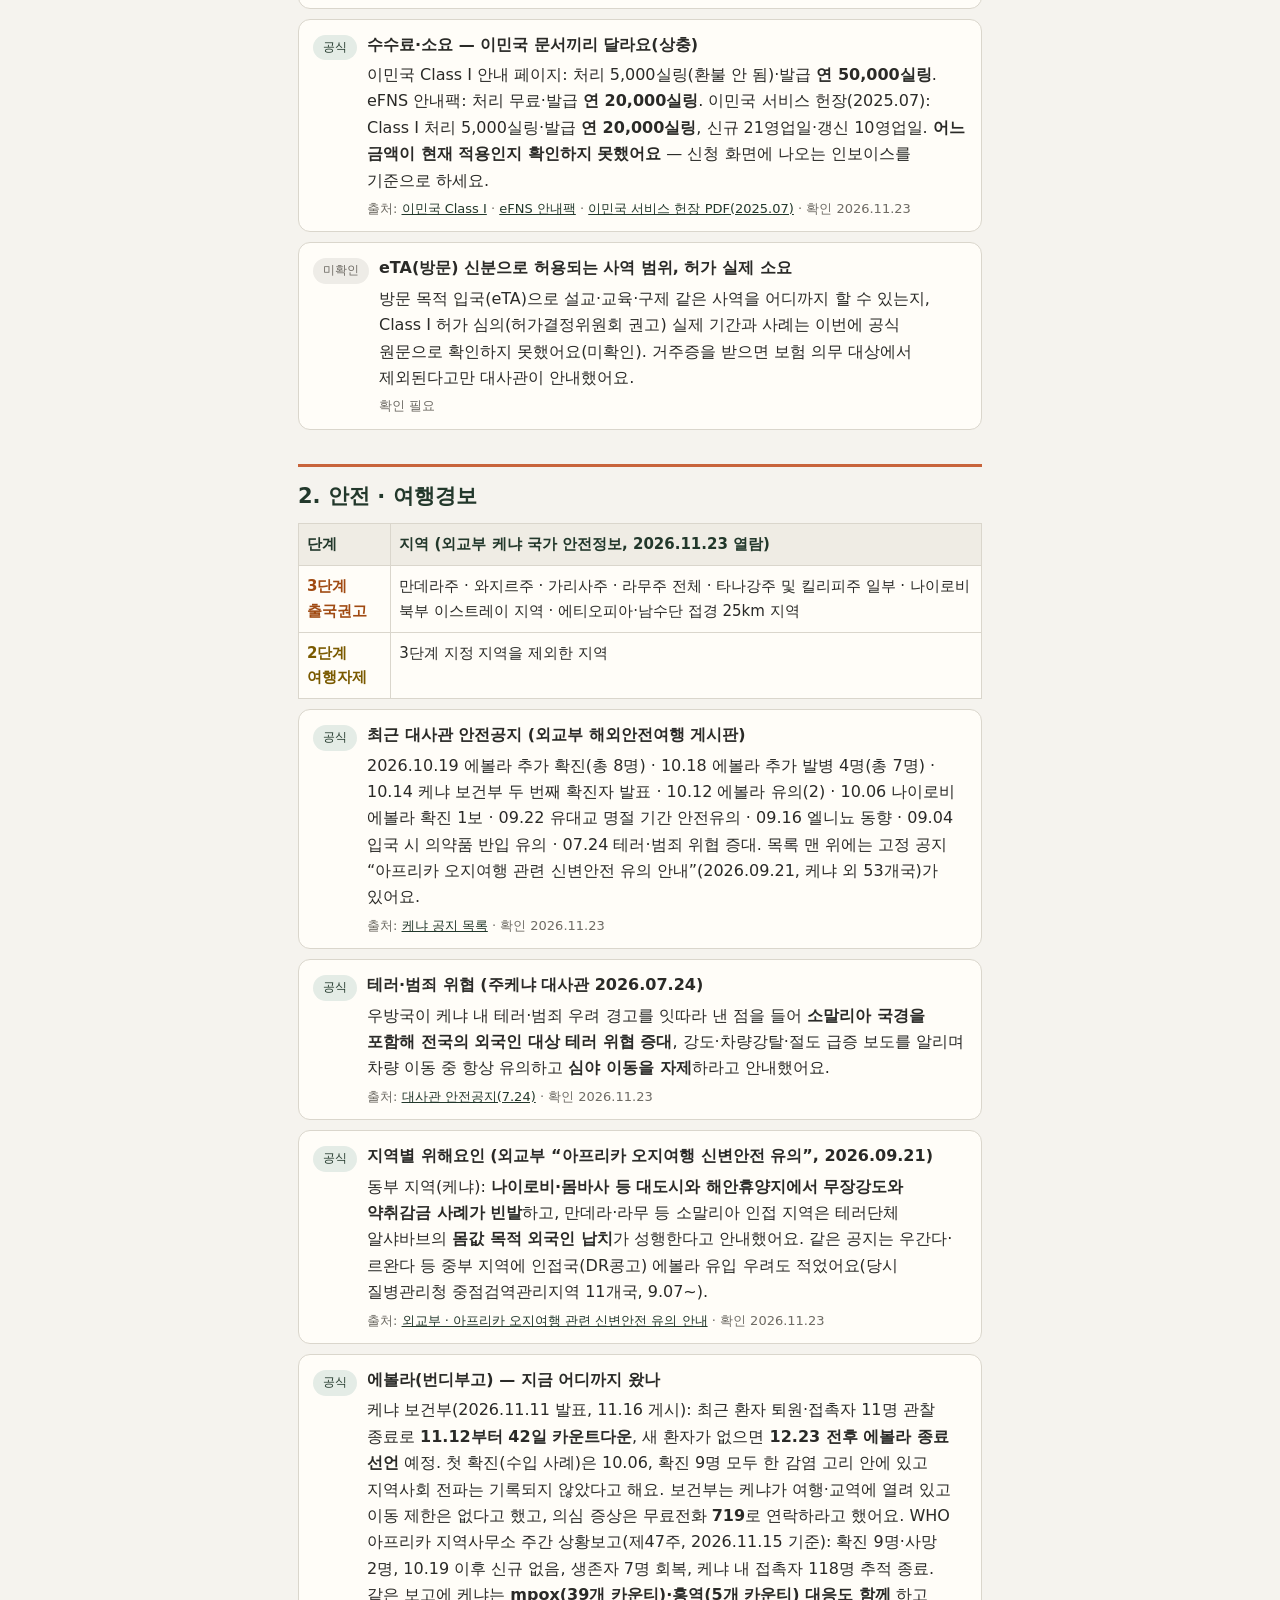
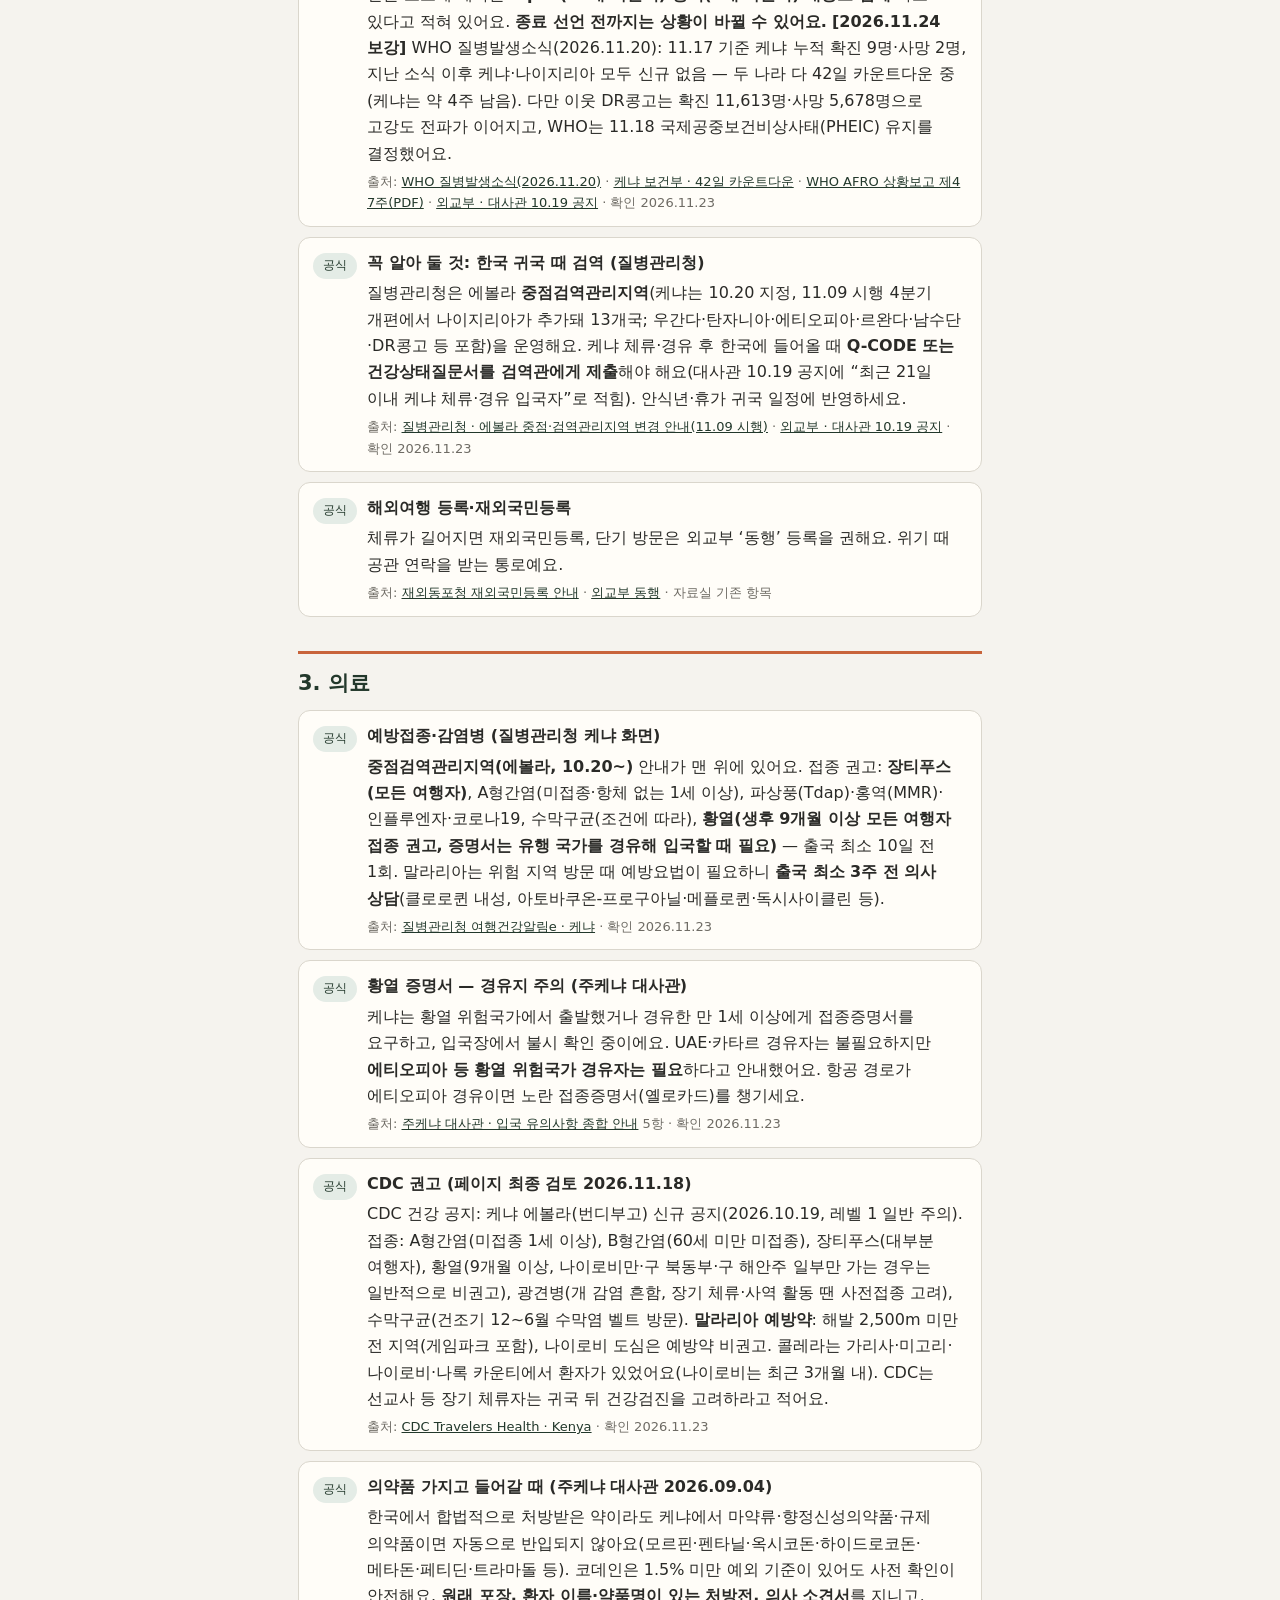
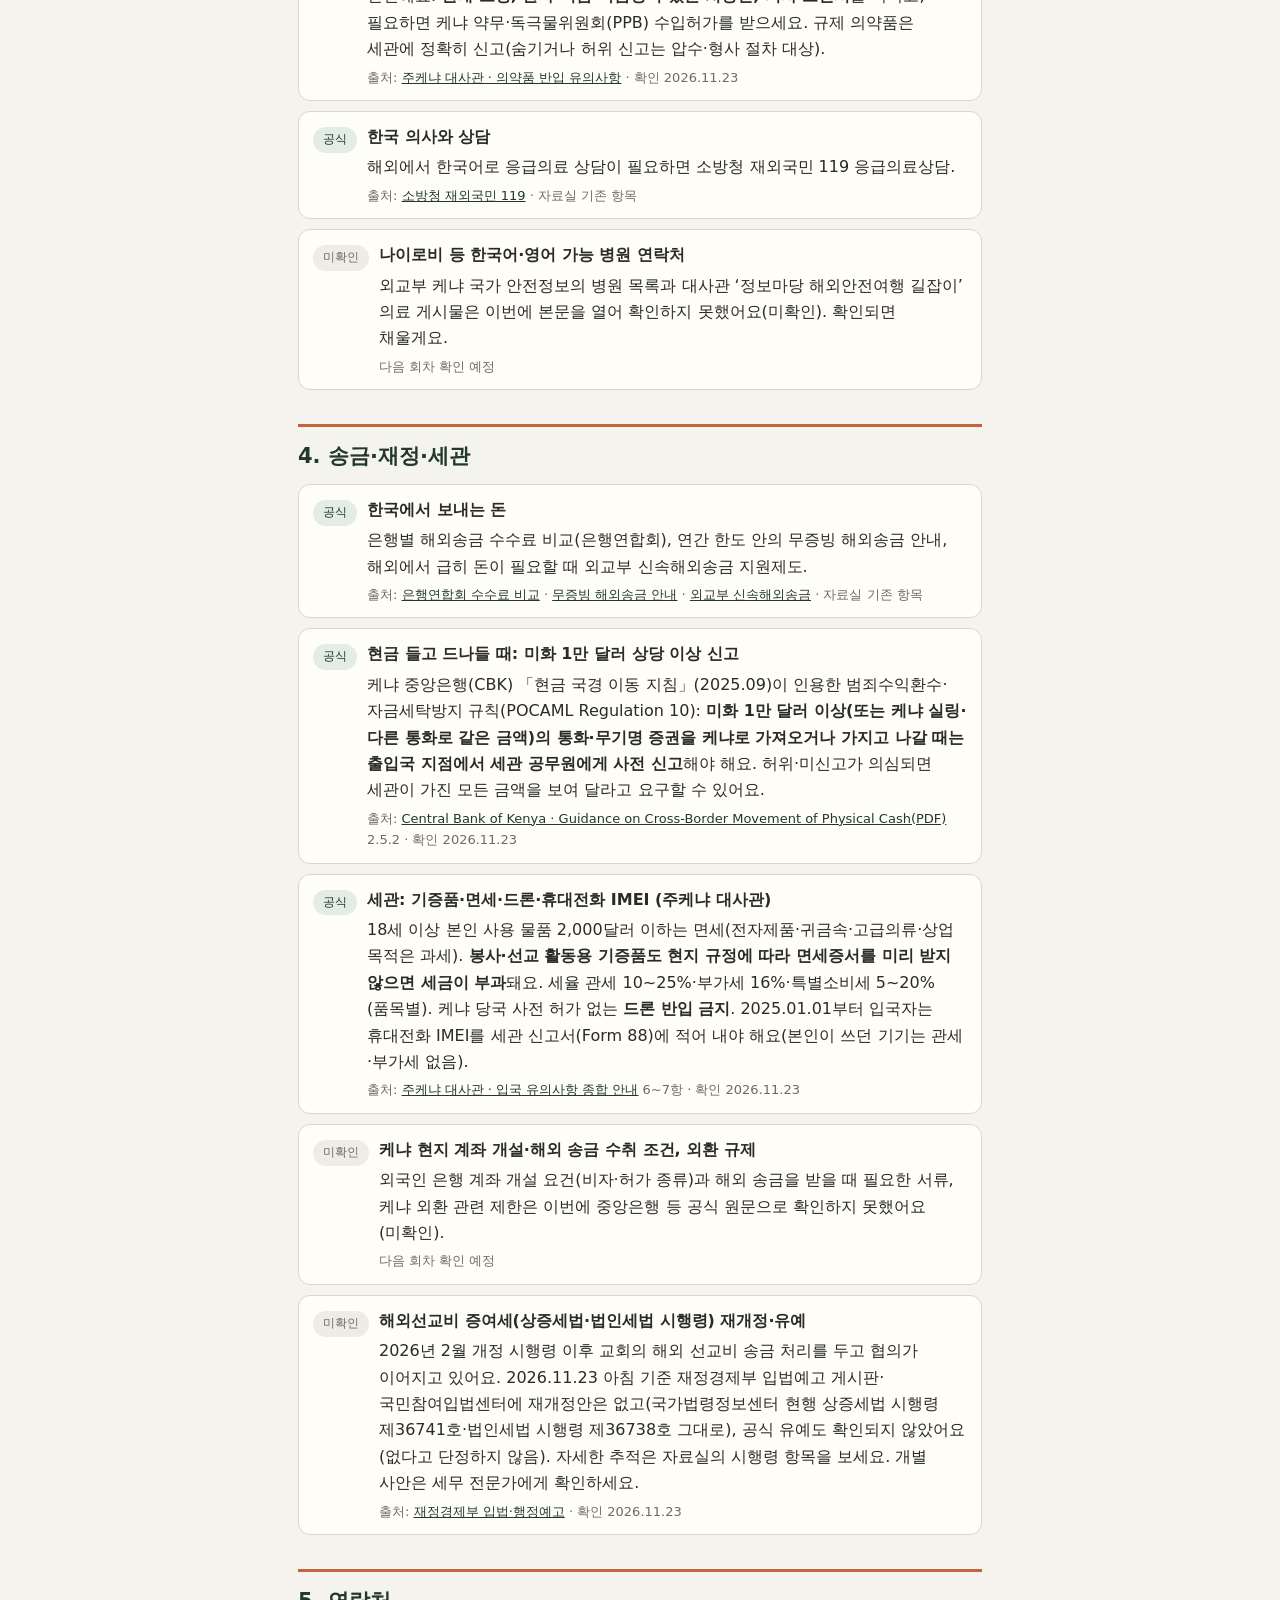
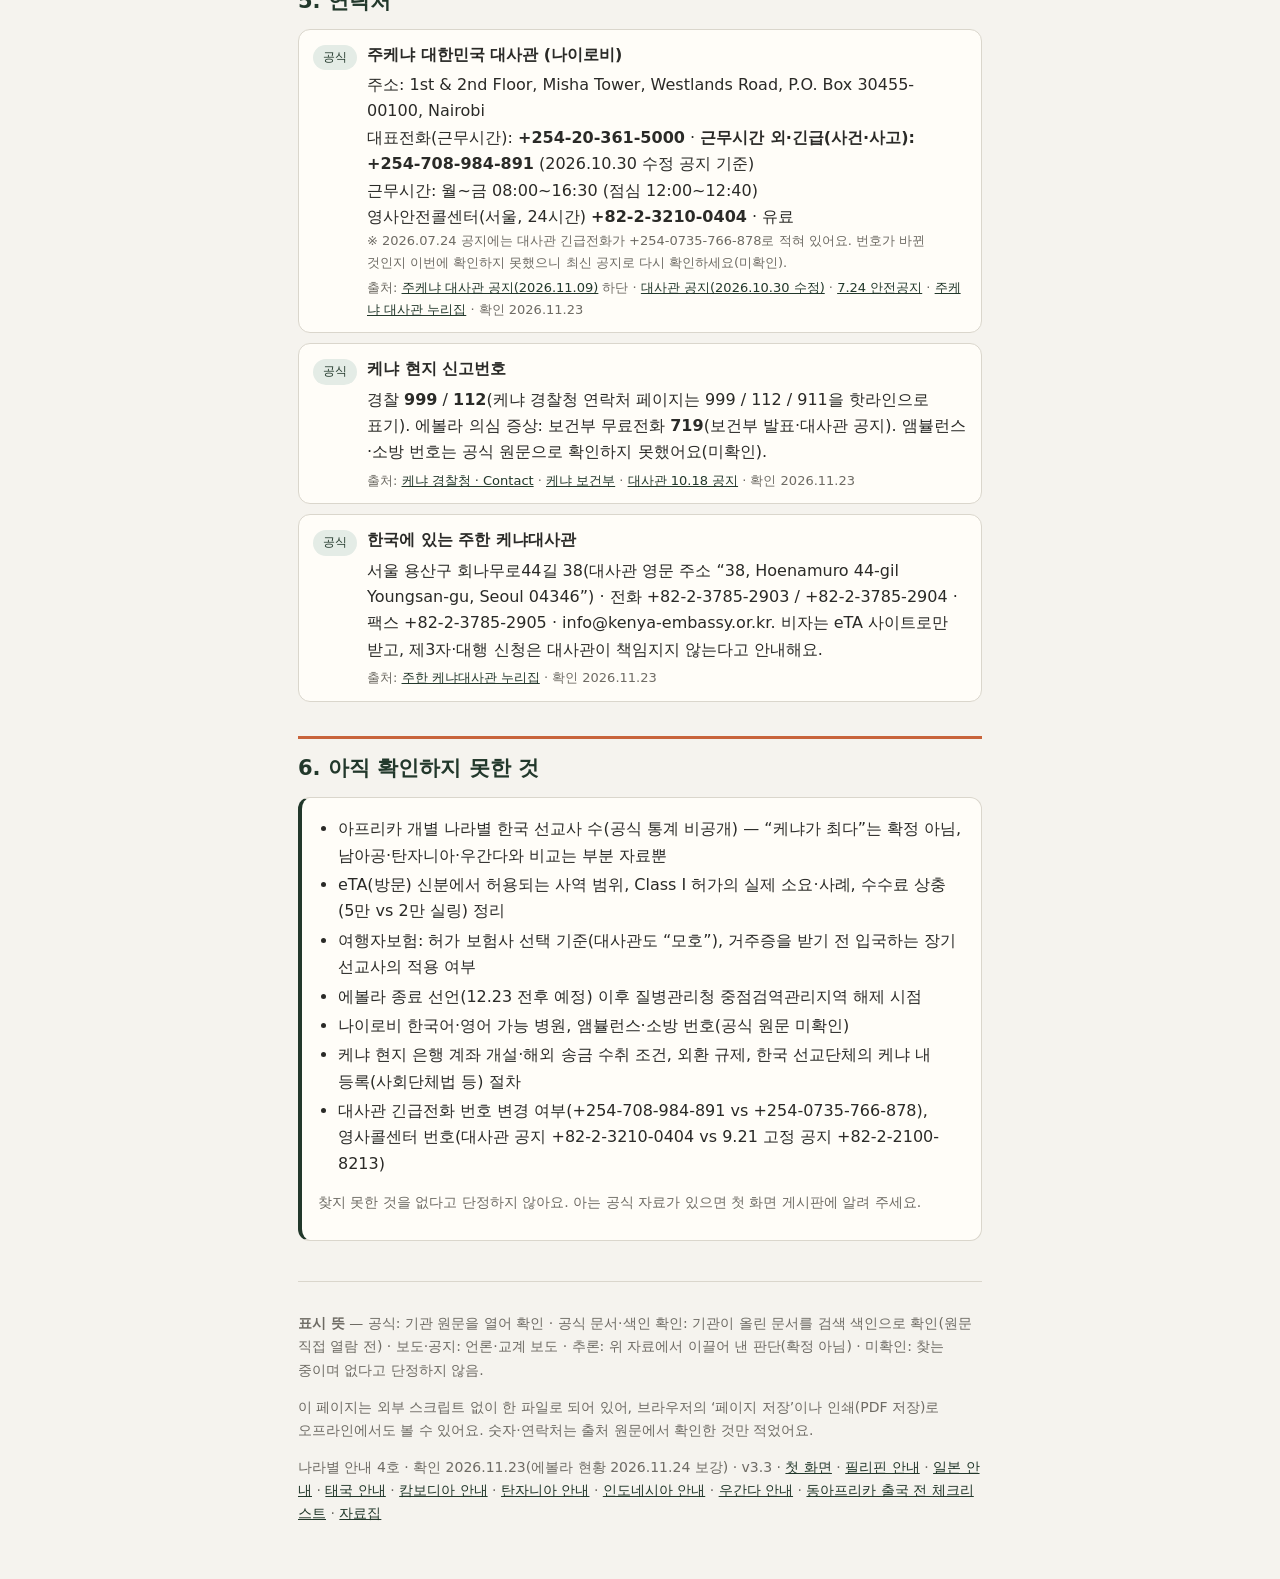
<file: country-kenya.html>
<!doctype html><html lang="ko"><head><meta charset="utf-8"><meta name="viewport" content="width=device-width,initial-scale=1"><title>케냐 안내 · 나라별 안내 · 오지선교 도움 연결</title><meta name="description" content="케냐 사역 준비: eTA(도착비자 없음)·여행자보험 의무(2026.10.05)·Class I 종교활동 허가·에볼라 상황·여행경보·의료·현금 신고·대사관 연락처 (공식/보도/추론/미확인 표시, 확인일 2026.11.23)"><style>:root{--bg:#F5F3EE;--band:#EFECE4;--g:#22382B;--g2:#2F4A3A;--or:#C8643B;--tx:#2A2A27;--mu:#6E6B64;--ln:#DAD6CC;--emg:#EDE6D6;--card:#FFFDF8}
*{box-sizing:border-box}body{margin:0;background:var(--bg);color:var(--tx);font:16px/1.65 system-ui,-apple-system,"Apple SD Gothic Neo","Noto Sans KR",sans-serif;word-break:keep-all}
a{color:var(--g);word-break:break-all}.wrap{max-width:720px;margin:0 auto;padding:0 18px}
header{border-bottom:1px solid var(--ln);background:var(--bg)}header .wrap{display:flex;gap:12px;align-items:center;min-height:52px;flex-wrap:wrap}
header a{text-decoration:none;font-size:15px}.logo{font-weight:700;color:var(--g)}.sp{margin-left:auto}
h1{font-size:clamp(28px,6vw,40px);line-height:1.25;color:var(--g);margin:28px 0 8px;letter-spacing:-.02em}h1 .dot{color:var(--or)}
.eye{font-size:13px;color:var(--mu);letter-spacing:.04em;margin:24px 0 0}.lead{color:var(--mu);margin:0 0 16px}
h2{font-size:21px;color:var(--g);margin:34px 0 10px;padding-top:12px;border-top:3px solid var(--or)}
.emg{background:var(--emg);border-radius:12px;padding:12px 14px;margin:16px 0}
.box{background:var(--card);border:1px solid var(--ln);border-left:4px solid var(--g);border-radius:12px;padding:12px 16px;margin:12px 0}
.box ul{margin:6px 0;padding-left:20px}.box li{margin:3px 0}
.it{display:flex;gap:10px;align-items:flex-start;background:var(--card);border:1px solid var(--ln);border-radius:12px;padding:12px 14px;margin:10px 0}
.it p{margin:4px 0}.it small{display:block;color:var(--mu);font-size:13px}
.t{flex:none;font-size:12px;border-radius:99px;padding:2px 9px;margin-top:3px;white-space:nowrap;border:1px solid transparent}
.t.o{background:#E4ECE6;color:var(--g)}.t.c{background:#E4ECE6;color:var(--g);border-color:var(--g)}.t.p{background:#F6E6DC;color:#8A3E1E}.t.u{background:#EEECE7;color:var(--mu)}
table{width:100%;border-collapse:collapse;background:var(--card);font-size:15px;margin:8px 0}th,td{border:1px solid var(--ln);padding:8px;text-align:left;vertical-align:top}th{background:var(--band);color:var(--g);white-space:nowrap}
.l4{color:#8A1E1E;font-weight:700}.l3{color:#A04A12;font-weight:700}.l2{color:#7A5A00;font-weight:700}.l1{color:var(--g);font-weight:700}
.muted{color:var(--mu);font-size:14px}footer{margin:40px 0 0;border-top:1px solid var(--ln);padding:16px 0 40px;color:var(--mu);font-size:14px}
@media(max-width:480px){.it{flex-direction:column;gap:4px}th,td{padding:6px;font-size:14px}}
@media print{header .sp,header a:not(.logo){display:none}a{color:#000}.it,.box{break-inside:avoid}}.t.i{background:#EDE7F3;color:#4B3A66}</style></head><body><header><div class="wrap"><a class="logo" href="index.html">m· 오지선교 도움 연결</a><a class="sp" href="index.html#country">나라별 안내</a><a href="collection.html">자료집</a></div></header>
<main class="wrap">
<p class="eye">COUNTRY GUIDE 04 · 확인 2026.11.23</p>
<h1>케냐 안내<span class="dot">.</span></h1>
<p class="lead">케냐에서 사역하거나 사역을 준비하는 분을 위해 비자·안전·의료·송금·연락처를 한 장에 모았어요. 항목마다 <b>공식</b>(기관 원문 확인)·<b>보도·공지</b>·<b>추론</b>·<b>미확인</b>을 표시했어요. 케냐는 <b>2026년 10월 이후 입국 규정(여행자보험)과 에볼라 상황이 빠르게 바뀐 나라</b>라서, 떠나기 전 출처 링크를 꼭 다시 열어 보세요.</p>
<p class="emg"><b>지금 응급상황인가요?</b> 케냐 현지 경찰 <b>999</b> 또는 <b>112</b> · 에볼라 의심 증상 보건부 무료전화 <b>719</b> · 주케냐 대사관 긴급(근무시간 외 사건·사고) <b>+254-708-984-891</b> · 영사콜센터(24시간) <b>+82-2-3210-0404</b>. 이 사이트는 긴급 요청을 접수하지 않아요.</p>
<div class="box"><b>한눈에 (확인 2026.11.23)</b><ul>
<li>케냐는 <b>도착비자가 없어요</b>(2021.01.01 중단). 한국 여권도 출발 전에 <b>전자여행허가(eTA)</b>를 받아야 해요(표준 1회 30달러, 보통 약 3영업일).</li>
<li><b>2026.10.05부터</b> 1년 미만 단기 입국 외국인은 <b>케냐 정부가 허가한 보험사의 여행자(건강)보험</b>(약 44달러)을 eTA 신청 때 함께 사야 해요. 해외 보험사는 인정되지 않는다고 대사관이 안내했어요.</li>
<li>장기 선교는 <b>Class I(Approved religious activities) 허가</b> — 케냐 이민국 eFNS 온라인 신청. 요건·수수료 안내가 이민국 문서마다 달라 <b>신청 화면 기준으로 확인</b>해야 해요.</li>
<li><b>에볼라(번디부고)</b>: 2026.10.06 나이로비에서 첫 확진 → 9명·2명 사망, 10.19 이후 신규 없음, 11.12부터 종료 선언을 위한 42일 카운트다운(<b>12.23 전후 종료 선언 예정</b>, 새 환자가 없을 때). 한국 질병관리청은 케냐를 <b>중점검역관리지역</b>으로 지정(10.20~) — 케냐에 머물렀다 한국에 들어올 때 Q-CODE 또는 건강상태질문서 제출.</li>
<li>여행경보: 대부분 <b>2단계(여행자제)</b>, 만데라·와지르·가리사·라무 전체 등은 <b>3단계(출국권고)</b>. 7월 대사관은 외국인 대상 테러 위협·강도·차량강탈 증가를 알렸어요.</li>
<li>현금: 케냐를 드나들며 <b>미화 1만 달러 상당 이상</b> 지니면 세관에 신고. 선교·봉사 기증품도 <b>면세증서를 미리 받지 않으면 세금</b>이 붙어요(대사관 안내).</li></ul></div>
<h2 id="why">이번 나라를 케냐로 고른 이유</h2>

<div class="box"><b>먼저 솔직하게</b>: 2024 한국선교현황 보고서는 아프리카 <b>전체</b> 숫자만 공개하고, 아프리카 <b>개별 나라별 한국 선교사 수는 싣지 않았어요</b>(사역 대상국 상위 10개국에 아프리카 나라가 없고, 나라 이름을 가린 코드로만 적혀 있어요). 그래서 “아프리카에서 한국 선교사가 가장 많은 나라”를 공식 통계로 <b>확정할 수는 없고</b>, 아래 부분 자료로 <b>추론</b>해 케냐를 골랐어요.</div>
<div class="it"><span class="t o">공식</span><div><b>공식: 아프리카 전체 규모</b><p>KWMA·KRIM 2024 한국선교현황(2025.03.12 보고, 2024년 말 기준): 한국 국적 장기 선교사 21,621명(171개국) 중 <b>아프리카 1,859명(8.6%)</b>, 2024 신규 파송은 아프리카 67명(11.2%, 응답 기준). 사역 대상국 상위 10개국(미국 1,902·필리핀 1,356·A권역 1,290·일본 1,267·태국 990 등)에는 아프리카 국가가 없어요. 아프리카 국가별 수는 보고서 원문에 없어요.</p><small>출처: <a href="https://www.kwma.or.kr/files/2024%ED%95%9C%EA%B5%AD%EC%84%A0%EA%B5%90%ED%98%84%ED%99%A9%20%EB%B3%B4%EA%B3%A0%EC%84%9C%20%EC%B5%9C%EC%A2%85%ED%8C%90.pdf" target="_blank" rel="noopener noreferrer">KWMA·KRIM 2024 한국선교현황 보고서 PDF</a> · 2026.11.23 PDF 원문 재확인</small></div></div>
<div class="it"><span class="t o">공식</span><div><b>부분 자료: 기독교대한감리회(KMC) 파송 현황 — 케냐가 1위, 단 한 교단·두 시점이 엇갈림</b><p>KMC 파송 선교사(2024.12.31 기준, 아프리카): <b>케냐 22명</b>(12가정) · 남아프리카공화국 20명 · 탄자니아 16명 · 잠비아 10명 · 모잠비크 10명 · 우간다 6명 · 에티오피아 1명(아프리카 합계 121명). 같은 교단 2023.06.30 자료에서는 <b>남아공 23명 &gt; 케냐 20명</b> &gt; 탄자니아 16명 &gt; 우간다 7명으로 순서가 달랐어요. 한 교단의 작은 숫자라 전체 순위를 말해 주지는 못해요.</p><small>출처: <a href="https://kmc.or.kr/attachment/26386/download" target="_blank" rel="noopener noreferrer">KMC 선교사 파송현황표 2024.12.31(PDF)</a> · <a href="https://kmc.or.kr/attachment/26380/download" target="_blank" rel="noopener noreferrer">KMC 파송 선교사 현황 2023.06(PDF)</a> · 확인 2026.11.23</small></div></div>
<div class="it"><span class="t p">보도·공지</span><div><b>참고: 미주 한인교회 조사에서도 케냐가 앞섬(다른 모집단)</b><p>기독일보(2025.08.18) 보도: 미주 한인교회·선교단체 파송 현황 조사(2025.07 기준)에서 아프리카는 케냐 45명·탄자니아 32명·우간다 21명 순. <b>한국 교회 통계가 아니라 미주 한인교회 조사</b>예요.</p><small>출처: <a href="https://www.christiandaily.co.kr/news/150529" target="_blank" rel="noopener noreferrer">기독일보 · 한인교회 40년간 120여개 국에 선교사 총 2,738명 파송</a> · 보도 · 확인 2026.11.23</small></div></div>
<div class="it"><span class="t i">추론</span><div><b>추론: 케냐를 4호로 — 확정 아님</b><p>케냐는 위 두 부분 자료에서 모두 상위권(KMC 2024 1위, 미주 조사 1위)이고, 케냐 입국 규정(eTA·여행자보험)과 에볼라 상황이 최근 크게 바뀌어 지금 안내가 가장 필요한 나라예요. 공식 나라별 수치가 나오거나 다른 나라(남아공·탄자니아·우간다 등)의 자료가 확인되면 순서를 다시 볼게요. 다음 아프리카 후보: 탄자니아·우간다.</p><small>근거: 위 항목들</small></div></div>
<h2 id="visa">1. 비자·체류</h2>
<div class="it"><span class="t o">공식</span><div><b>도착비자 없음 — 한국 여권도 eTA 필수</b><p>주케냐 대사관(2026.10.23 작성, 11.09 수정): 도착비자는 2021.01.01부터 중단, <b>etakenya.go.ke</b>에서 출발 전에 전자여행허가(eTA)를 발급받아야 해요(서류에 하자가 없으면 보통 72시간). 유사 사기 사이트가 있으니 공식 주소만 쓰세요. eTA 유효기간은 90일(발급 후 90일 안에 입국), 입국 후 단기방문 체류는 통상 90일이지만 입국 심사관 재량이에요. 여권은 <b>남은 유효기간 6개월 이상, 빈 사증란 1쪽 이상</b>. 주한 케냐대사관도 2024.01부터 모든 외국인 방문객에게 eTA가 필수이며 eTA 사이트에서만 신청하라고 안내해요. 케냐 eTA 사이트: 표준 eTA(1회 입국) <b>30달러</b>, 1년 복수 300달러, 환승 20달러.</p><small>출처: <a href="https://www.mofa.go.kr/ke-ko/brd/m_10580/view.do?seq=1157453" target="_blank" rel="noopener noreferrer">주케냐 대사관 · 케냐 입국 유의사항 종합 안내</a> · <a href="https://www.kenya-embassy.or.kr/visa.html" target="_blank" rel="noopener noreferrer">주한 케냐대사관 · eTA</a> · <a href="https://etakenya.go.ke/eligibility" target="_blank" rel="noopener noreferrer">Kenya eTA · 자격·요금</a> · 확인 2026.11.23</small></div></div>
<div class="it"><span class="t o">공식</span><div><b>2026.10.05부터 입국자 여행자(건강)보험 의무</b><p>대상: 케냐에서 1년 미만 단기 체류 목적으로 입국하는 모든 외국인(제외: 유효한 거주증 소지 외국인·동아프리카 국민·망명신청자·외교/관용여권·항공사 승무원·환승객). 보험료 약 <b>44달러</b>를 내야 eTA 신청이 끝나고, 이미 케냐 정부가 허가한 보험이 있으면 보험 번호를 입력하거나 eCitizen 보험 포털에서 살 수 있어요. 대사관 2보(2026.10.12 작성, 10.30 수정): 최소 보장액 총 662만 케냐실링(약 5만1,300달러, 의료비 258만·응급이송 323만·처방약 3.8만·정신질환 12.9만·유해 송환 64.5만 실링), <b>케냐 보험법에 따라 허가된 보험사만 가능, 해외 보험사는 불가</b>, 보통 90일 유효하고 유효한 동안 재입국에 쓸 수 있어요. 다만 대사관도 “초기 시행 단계라 보험사 선택 기준이 모호한 측면이 있어 확인되는 대로 추가 공지”한다고 적었어요.</p><small>출처: <a href="https://overseas.mofa.go.kr/ke-ko/brd/m_20286/view.do?seq=1346619" target="_blank" rel="noopener noreferrer">주케냐 대사관 · 여행자 보험 가입 의무화 안내(2보)</a> · <a href="https://www.mofa.go.kr/ke-ko/brd/m_10580/view.do?seq=1157453" target="_blank" rel="noopener noreferrer">입국 유의사항 종합 안내</a> · 확인 2026.11.23</small></div></div>
<div class="it"><span class="t o">공식</span><div><b>장기 선교: Class I (Approved religious activities) 허가</b><p>케냐 이민국: “사회단체법(Societies Act)에 등록된 기관 소속으로 선교사로 활동하며 설교나 예배·의식 집전에 직접 관여하고, 케냐에 이익이 되는 사람”에게 발급(비 동아프리카공동체 국민). 설교·예배를 하지 않는 종교·자선단체 소속 전문직은 Class Q예요. <b>신청</b>: eCitizen 계정 → eFNS 로그인 → 허가 발급·갱신 신청(Form 25) → 인보이스 결제. <b>제출 서류(이민국 eFNS 안내)</b>: 여권 사진면, 사진 2장, 현재 체류 상태, 이민국장 앞 설명 서한(2부), 현지 종교단체 등록증, 본국 파송 종교단체의 등록 증빙과 파송 서한(주소·연락처·책임자), 필요 시 현지 상급 종교기구 지지서(예: Supkem), 종교 훈련 증빙·안수증(해당 시)·학력 증명, 사역지 상세, 영어가 아닌 서류의 영어 번역(대사관·공증 등), 이전 허가 사본, 단체 등록증, 케냐국세청(KRA) 납세준수증명(신규는 단체, 갱신은 단체+개인). 허가 없이 사업·고용 활동을 하는 것은 위법이라고 이민국이 적었어요.</p><small>출처: <a href="https://fns.immigration.go.ke/infopack/permits/classI/" target="_blank" rel="noopener noreferrer">케냐 이민국 eFNS · Class I 안내</a> · <a href="https://immigration.go.ke/class-i-approved-religious-and-charitable-activities/" target="_blank" rel="noopener noreferrer">케냐 이민국 · Class I</a> · 확인 2026.11.23</small></div></div>
<div class="it"><span class="t o">공식</span><div><b>수수료·소요 — 이민국 문서끼리 달라요(상충)</b><p>이민국 Class I 안내 페이지: 처리 5,000실링(환불 안 됨)·발급 <b>연 50,000실링</b>. eFNS 안내팩: 처리 무료·발급 <b>연 20,000실링</b>. 이민국 서비스 헌장(2025.07): Class I 처리 5,000실링·발급 <b>연 20,000실링</b>, 신규 21영업일·갱신 10영업일. <b>어느 금액이 현재 적용인지 확인하지 못했어요</b> — 신청 화면에 나오는 인보이스를 기준으로 하세요.</p><small>출처: <a href="https://immigration.go.ke/class-i-approved-religious-and-charitable-activities/" target="_blank" rel="noopener noreferrer">이민국 Class I</a> · <a href="https://fns.immigration.go.ke/infopack/permits/classI/" target="_blank" rel="noopener noreferrer">eFNS 안내팩</a> · <a href="https://immigration.go.ke/wp-content/uploads/2025/07/DIRECTORATE-OF-IMMIGRATION-SERVICE-DELIVERY-CHARTER-2025.pdf" target="_blank" rel="noopener noreferrer">이민국 서비스 헌장 PDF(2025.07)</a> · 확인 2026.11.23</small></div></div>
<div class="it"><span class="t u">미확인</span><div><b>eTA(방문) 신분으로 허용되는 사역 범위, 허가 실제 소요</b><p>방문 목적 입국(eTA)으로 설교·교육·구제 같은 사역을 어디까지 할 수 있는지, Class I 허가 심의(허가결정위원회 권고) 실제 기간과 사례는 이번에 공식 원문으로 확인하지 못했어요(미확인). 거주증을 받으면 보험 의무 대상에서 제외된다고만 대사관이 안내했어요.</p><small>확인 필요</small></div></div>
<h2 id="safety">2. 안전 · 여행경보</h2>
<table><tr><th>단계</th><th>지역 (외교부 케냐 국가 안전정보, 2026.11.23 열람)</th></tr>
<tr><td class="l3">3단계 출국권고</td><td>만데라주 · 와지르주 · 가리사주 · 라무주 전체 · 타나강주 및 킬리피주 일부 · 나이로비 북부 이스트레이 지역 · 에티오피아·남수단 접경 25km 지역</td></tr>
<tr><td class="l2">2단계 여행자제</td><td>3단계 지정 지역을 제외한 지역</td></tr></table>
<div class="it"><span class="t o">공식</span><div><b>최근 대사관 안전공지 (외교부 해외안전여행 게시판)</b><p>2026.10.19 에볼라 추가 확진(총 8명) · 10.18 에볼라 추가 발병 4명(총 7명) · 10.14 케냐 보건부 두 번째 확진자 발표 · 10.12 에볼라 유의(2) · 10.06 나이로비 에볼라 확진 1보 · 09.22 유대교 명절 기간 안전유의 · 09.16 엘니뇨 동향 · 09.04 입국 시 의약품 반입 유의 · 07.24 테러·범죄 위협 증대. 목록 맨 위에는 고정 공지 “아프리카 오지여행 관련 신변안전 유의 안내”(2026.09.21, 케냐 외 53개국)가 있어요.</p><small>출처: <a href="https://0404.go.kr/bbs/embsyNtc/list?ntnCd=206" target="_blank" rel="noopener noreferrer">케냐 공지 목록</a> · 확인 2026.11.23</small></div></div>
<div class="it"><span class="t o">공식</span><div><b>테러·범죄 위협 (주케냐 대사관 2026.07.24)</b><p>우방국이 케냐 내 테러·범죄 우려 경고를 잇따라 낸 점을 들어 <b>소말리아 국경을 포함해 전국의 외국인 대상 테러 위협 증대</b>, 강도·차량강탈·절도 급증 보도를 알리며 차량 이동 중 항상 유의하고 <b>심야 이동을 자제</b>하라고 안내했어요.</p><small>출처: <a href="https://0404.go.kr/bbs/embsyNtc/1157485/detail?ntnCd=206" target="_blank" rel="noopener noreferrer">대사관 안전공지(7.24)</a> · 확인 2026.11.23</small></div></div>
<div class="it"><span class="t o">공식</span><div><b>지역별 위해요인 (외교부 “아프리카 오지여행 신변안전 유의”, 2026.09.21)</b><p>동부 지역(케냐): <b>나이로비·몸바사 등 대도시와 해안휴양지에서 무장강도와 약취감금 사례가 빈발</b>하고, 만데라·라무 등 소말리아 인접 지역은 테러단체 알샤바브의 <b>몸값 목적 외국인 납치</b>가 성행한다고 안내했어요. 같은 공지는 우간다·르완다 등 중부 지역에 인접국(DR콩고) 에볼라 유입 우려도 적었어요(당시 질병관리청 중점검역관리지역 11개국, 9.07~).</p><small>출처: <a href="https://www.0404.go.kr/bbs/safetyNtc/ATC0000000048648/detail" target="_blank" rel="noopener noreferrer">외교부 · 아프리카 오지여행 관련 신변안전 유의 안내</a> · 확인 2026.11.23</small></div></div>
<div class="it"><span class="t o">공식</span><div><b>에볼라(번디부고) — 지금 어디까지 왔나</b><p>케냐 보건부(2026.11.11 발표, 11.16 게시): 최근 환자 퇴원·접촉자 11명 관찰 종료로 <b>11.12부터 42일 카운트다운</b>, 새 환자가 없으면 <b>12.23 전후 에볼라 종료 선언</b> 예정. 첫 확진(수입 사례)은 10.06, 확진 9명 모두 한 감염 고리 안에 있고 지역사회 전파는 기록되지 않았다고 해요. 보건부는 케냐가 여행·교역에 열려 있고 이동 제한은 없다고 했고, 의심 증상은 무료전화 <b>719</b>로 연락하라고 했어요. WHO 아프리카 지역사무소 주간 상황보고(제47주, 2026.11.15 기준): 확진 9명·사망 2명, 10.19 이후 신규 없음, 생존자 7명 회복, 케냐 내 접촉자 118명 추적 종료. 같은 보고에 케냐는 <b>mpox(39개 카운티)·홍역(5개 카운티) 대응도 함께</b> 하고 있다고 적혀 있어요. <b>종료 선언 전까지는 상황이 바뀔 수 있어요.</b> <b>[2026.11.24 보강]</b> WHO 질병발생소식(2026.11.20): 11.17 기준 케냐 누적 확진 9명·사망 2명, 지난 소식 이후 케냐·나이지리아 모두 신규 없음 — 두 나라 다 42일 카운트다운 중(케냐는 약 4주 남음). 다만 이웃 DR콩고는 확진 11,613명·사망 5,678명으로 고강도 전파가 이어지고, WHO는 11.18 국제공중보건비상사태(PHEIC) 유지를 결정했어요.</p><small>출처: <a href="https://www.who.int/emergencies/disease-outbreak-news/item/2026-DON630" target="_blank" rel="noopener noreferrer">WHO 질병발생소식(2026.11.20)</a> · <a href="https://health.go.ke/kenya-begins-42-day-countdown-towards-ebola-free-declaration-following-discharge-last-patient" target="_blank" rel="noopener noreferrer">케냐 보건부 · 42일 카운트다운</a> · <a href="https://afro.who.int/sites/default/files/2026-11/Week%2047%20Situation%20Report.pdf" target="_blank" rel="noopener noreferrer">WHO AFRO 상황보고 제47주(PDF)</a> · <a href="https://www.0404.go.kr/bbs/embsyNtc/1157493/detail?ntnCd=206" target="_blank" rel="noopener noreferrer">외교부 · 대사관 10.19 공지</a> · 확인 2026.11.23</small></div></div>
<div class="it"><span class="t o">공식</span><div><b>꼭 알아 둘 것: 한국 귀국 때 검역 (질병관리청)</b><p>질병관리청은 에볼라 <b>중점검역관리지역</b>(케냐는 10.20 지정, 11.09 시행 4분기 개편에서 나이지리아가 추가돼 13개국; 우간다·탄자니아·에티오피아·르완다·남수단·DR콩고 등 포함)을 운영해요. 케냐 체류·경유 후 한국에 들어올 때 <b>Q-CODE 또는 건강상태질문서를 검역관에게 제출</b>해야 해요(대사관 10.19 공지에 “최근 21일 이내 케냐 체류·경유 입국자”로 적힘). 안식년·휴가 귀국 일정에 반영하세요.</p><small>출처: <a href="https://travelhealth.kdca.go.kr/travel/bbs/BD_selectBbs.do?q_bbsDocNo=20261105171612824&amp;q_bbsSn=1026" target="_blank" rel="noopener noreferrer">질병관리청 · 에볼라 중점·검역관리지역 변경 안내(11.09 시행)</a> · <a href="https://www.0404.go.kr/bbs/embsyNtc/1157493/detail?ntnCd=206" target="_blank" rel="noopener noreferrer">외교부 · 대사관 10.19 공지</a> · 확인 2026.11.23</small></div></div>
<div class="it"><span class="t o">공식</span><div><b>해외여행 등록·재외국민등록</b><p>체류가 길어지면 재외국민등록, 단기 방문은 외교부 ‘동행’ 등록을 권해요. 위기 때 공관 연락을 받는 통로예요.</p><small>출처: <a href="https://www.oka.go.kr/web/content.do?menu_cd=000050" target="_blank" rel="noopener noreferrer">재외동포청 재외국민등록 안내</a> · <a href="https://0404.go.kr/bbs/contsPst/MST0000000000103/3/detail" target="_blank" rel="noopener noreferrer">외교부 동행</a> · 자료실 기존 항목</small></div></div>
<h2 id="health">3. 의료</h2>
<div class="it"><span class="t o">공식</span><div><b>예방접종·감염병 (질병관리청 케냐 화면)</b><p><b>중점검역관리지역(에볼라, 10.20~)</b> 안내가 맨 위에 있어요. 접종 권고: <b>장티푸스(모든 여행자)</b>, A형간염(미접종·항체 없는 1세 이상), 파상풍(Tdap)·홍역(MMR)·인플루엔자·코로나19, 수막구균(조건에 따라), <b>황열(생후 9개월 이상 모든 여행자 접종 권고, 증명서는 유행 국가를 경유해 입국할 때 필요)</b> — 출국 최소 10일 전 1회. 말라리아는 위험 지역 방문 때 예방요법이 필요하니 <b>출국 최소 3주 전 의사 상담</b>(클로로퀸 내성, 아토바쿠온-프로구아닐·메플로퀸·독시사이클린 등).</p><small>출처: <a href="https://travelhealth.kdca.go.kr/travel/nqs/searchResult.do?name=%EC%BC%80%EB%83%90&amp;search_nm=%EC%BC%80%EB%83%90" target="_blank" rel="noopener noreferrer">질병관리청 여행건강알림e · 케냐</a> · 확인 2026.11.23</small></div></div>
<div class="it"><span class="t o">공식</span><div><b>황열 증명서 — 경유지 주의 (주케냐 대사관)</b><p>케냐는 황열 위험국가에서 출발했거나 경유한 만 1세 이상에게 접종증명서를 요구하고, 입국장에서 불시 확인 중이에요. UAE·카타르 경유자는 불필요하지만 <b>에티오피아 등 황열 위험국가 경유자는 필요</b>하다고 안내했어요. 항공 경로가 에티오피아 경유이면 노란 접종증명서(옐로카드)를 챙기세요.</p><small>출처: <a href="https://www.mofa.go.kr/ke-ko/brd/m_10580/view.do?seq=1157453" target="_blank" rel="noopener noreferrer">주케냐 대사관 · 입국 유의사항 종합 안내</a> 5항 · 확인 2026.11.23</small></div></div>
<div class="it"><span class="t o">공식</span><div><b>CDC 권고 (페이지 최종 검토 2026.11.18)</b><p>CDC 건강 공지: 케냐 에볼라(번디부고) 신규 공지(2026.10.19, 레벨 1 일반 주의). 접종: A형간염(미접종 1세 이상), B형간염(60세 미만 미접종), 장티푸스(대부분 여행자), 황열(9개월 이상, 나이로비만·구 북동부·구 해안주 일부만 가는 경우는 일반적으로 비권고), 광견병(개 감염 흔함, 장기 체류·사역 활동 땐 사전접종 고려), 수막구균(건조기 12~6월 수막염 벨트 방문). <b>말라리아 예방약</b>: 해발 2,500m 미만 전 지역(게임파크 포함), 나이로비 도심은 예방약 비권고. 콜레라는 가리사·미고리·나이로비·나록 카운티에서 환자가 있었어요(나이로비는 최근 3개월 내). CDC는 선교사 등 장기 체류자는 귀국 뒤 건강검진을 고려하라고 적어요.</p><small>출처: <a href="https://wwwnc.cdc.gov/travel/destinations/traveler/none/kenya" target="_blank" rel="noopener noreferrer">CDC Travelers Health · Kenya</a> · 확인 2026.11.23</small></div></div>
<div class="it"><span class="t o">공식</span><div><b>의약품 가지고 들어갈 때 (주케냐 대사관 2026.09.04)</b><p>한국에서 합법적으로 처방받은 약이라도 케냐에서 마약류·향정신성의약품·규제 의약품이면 자동으로 반입되지 않아요(모르핀·펜타닐·옥시코돈·하이드로코돈·메타돈·페티딘·트라마돌 등). 코데인은 1.5% 미만 예외 기준이 있어도 사전 확인이 안전해요. <b>원래 포장, 환자 이름·약품명이 있는 처방전, 의사 소견서</b>를 지니고, 필요하면 케냐 약무·독극물위원회(PPB) 수입허가를 받으세요. 규제 의약품은 세관에 정확히 신고(숨기거나 허위 신고는 압수·형사 절차 대상).</p><small>출처: <a href="https://www.mofa.go.kr/ke-ko/brd/m_27563/view.do?seq=1157486" target="_blank" rel="noopener noreferrer">주케냐 대사관 · 의약품 반입 유의사항</a> · 확인 2026.11.23</small></div></div>
<div class="it"><span class="t o">공식</span><div><b>한국 의사와 상담</b><p>해외에서 한국어로 응급의료 상담이 필요하면 소방청 재외국민 119 응급의료상담.</p><small>출처: <a href="https://www.119.go.kr/Center119/Foreign.do" target="_blank" rel="noopener noreferrer">소방청 재외국민 119</a> · 자료실 기존 항목</small></div></div>
<div class="it"><span class="t u">미확인</span><div><b>나이로비 등 한국어·영어 가능 병원 연락처</b><p>외교부 케냐 국가 안전정보의 병원 목록과 대사관 ‘정보마당 해외안전여행 길잡이’ 의료 게시물은 이번에 본문을 열어 확인하지 못했어요(미확인). 확인되면 채울게요.</p><small>다음 회차 확인 예정</small></div></div>
<h2 id="money">4. 송금·재정·세관</h2>
<div class="it"><span class="t o">공식</span><div><b>한국에서 보내는 돈</b><p>은행별 해외송금 수수료 비교(은행연합회), 연간 한도 안의 무증빙 해외송금 안내, 해외에서 급히 돈이 필요할 때 외교부 신속해외송금 지원제도.</p><small>출처: <a href="https://portal.kfb.or.kr/compare/commission_exchange.php" target="_blank" rel="noopener noreferrer">은행연합회 수수료 비교</a> · <a href="https://exchange.kfb.or.kr/page/exchange02.php" target="_blank" rel="noopener noreferrer">무증빙 해외송금 안내</a> · <a href="https://www.0404.go.kr/bbs/contsPst/MST0000000000107/7/detail" target="_blank" rel="noopener noreferrer">외교부 신속해외송금</a> · 자료실 기존 항목</small></div></div>
<div class="it"><span class="t o">공식</span><div><b>현금 들고 드나들 때: 미화 1만 달러 상당 이상 신고</b><p>케냐 중앙은행(CBK) 「현금 국경 이동 지침」(2025.09)이 인용한 범죄수익환수·자금세탁방지 규칙(POCAML Regulation 10): <b>미화 1만 달러 이상(또는 케냐 실링·다른 통화로 같은 금액)의 통화·무기명 증권을 케냐로 가져오거나 가지고 나갈 때는 출입국 지점에서 세관 공무원에게 사전 신고</b>해야 해요. 허위·미신고가 의심되면 세관이 가진 모든 금액을 보여 달라고 요구할 수 있어요.</p><small>출처: <a href="https://www.centralbank.go.ke/wp-content/uploads/2025/09/Guidance-Note-on-Cross-Border-Movement-of-Physical-Cash.pdf" target="_blank" rel="noopener noreferrer">Central Bank of Kenya · Guidance on Cross-Border Movement of Physical Cash(PDF)</a> 2.5.2 · 확인 2026.11.23</small></div></div>
<div class="it"><span class="t o">공식</span><div><b>세관: 기증품·면세·드론·휴대전화 IMEI (주케냐 대사관)</b><p>18세 이상 본인 사용 물품 2,000달러 이하는 면세(전자제품·귀금속·고급의류·상업 목적은 과세). <b>봉사·선교 활동용 기증품도 현지 규정에 따라 면세증서를 미리 받지 않으면 세금이 부과</b>돼요. 세율 관세 10~25%·부가세 16%·특별소비세 5~20%(품목별). 케냐 당국 사전 허가 없는 <b>드론 반입 금지</b>. 2025.01.01부터 입국자는 휴대전화 IMEI를 세관 신고서(Form 88)에 적어 내야 해요(본인이 쓰던 기기는 관세·부가세 없음).</p><small>출처: <a href="https://www.mofa.go.kr/ke-ko/brd/m_10580/view.do?seq=1157453" target="_blank" rel="noopener noreferrer">주케냐 대사관 · 입국 유의사항 종합 안내</a> 6~7항 · 확인 2026.11.23</small></div></div>
<div class="it"><span class="t u">미확인</span><div><b>케냐 현지 계좌 개설·해외 송금 수취 조건, 외환 규제</b><p>외국인 은행 계좌 개설 요건(비자·허가 종류)과 해외 송금을 받을 때 필요한 서류, 케냐 외환 관련 제한은 이번에 중앙은행 등 공식 원문으로 확인하지 못했어요(미확인).</p><small>다음 회차 확인 예정</small></div></div>
<div class="it"><span class="t u">미확인</span><div><b>해외선교비 증여세(상증세법·법인세법 시행령) 재개정·유예</b><p>2026년 2월 개정 시행령 이후 교회의 해외 선교비 송금 처리를 두고 협의가 이어지고 있어요. 2026.11.23 아침 기준 재정경제부 입법예고 게시판·국민참여입법센터에 재개정안은 없고(국가법령정보센터 현행 상증세법 시행령 제36741호·법인세법 시행령 제36738호 그대로), 공식 유예도 확인되지 않았어요(없다고 단정하지 않음). 자세한 추적은 자료실의 시행령 항목을 보세요. 개별 사안은 세무 전문가에게 확인하세요.</p><small>출처: <a href="https://mofe.go.kr/lw/lap/TbPrvntcList.do?bbsId=MOSFBBS_000000000055&amp;menuNo=7050300" target="_blank" rel="noopener noreferrer">재정경제부 입법·행정예고</a> · 확인 2026.11.23</small></div></div>
<h2 id="contact">5. 연락처</h2>
<div class="it"><span class="t o">공식</span><div><b>주케냐 대한민국 대사관 (나이로비)</b><p>주소: 1st &amp; 2nd Floor, Misha Tower, Westlands Road, P.O. Box 30455-00100, Nairobi<br>대표전화(근무시간): <b>+254-20-361-5000</b> · <b>근무시간 외·긴급(사건·사고): +254-708-984-891</b> (2026.10.30 수정 공지 기준)<br>근무시간: 월~금 08:00~16:30 (점심 12:00~12:40)<br>영사안전콜센터(서울, 24시간) <b>+82-2-3210-0404</b> · 유료<br><small>※ 2026.07.24 공지에는 대사관 긴급전화가 +254-0735-766-878로 적혀 있어요. 번호가 바뀐 것인지 이번에 확인하지 못했으니 최신 공지로 다시 확인하세요(미확인).</small></p><small>출처: <a href="https://www.mofa.go.kr/ke-ko/brd/m_10580/view.do?seq=1157453" target="_blank" rel="noopener noreferrer">주케냐 대사관 공지(2026.11.09)</a> 하단 · <a href="https://overseas.mofa.go.kr/ke-ko/brd/m_20286/view.do?seq=1346619" target="_blank" rel="noopener noreferrer">대사관 공지(2026.10.30 수정)</a> · <a href="https://0404.go.kr/bbs/embsyNtc/1157485/detail?ntnCd=206" target="_blank" rel="noopener noreferrer">7.24 안전공지</a> · <a href="https://overseas.mofa.go.kr/ke-ko/index.do" target="_blank" rel="noopener noreferrer">주케냐 대사관 누리집</a> · 확인 2026.11.23</small></div></div>
<div class="it"><span class="t o">공식</span><div><b>케냐 현지 신고번호</b><p>경찰 <b>999</b> / <b>112</b>(케냐 경찰청 연락처 페이지는 999 / 112 / 911을 핫라인으로 표기). 에볼라 의심 증상: 보건부 무료전화 <b>719</b>(보건부 발표·대사관 공지). 앰뷸런스·소방 번호는 공식 원문으로 확인하지 못했어요(미확인).</p><small>출처: <a href="https://nationalpolice.go.ke/contact" target="_blank" rel="noopener noreferrer">케냐 경찰청 · Contact</a> · <a href="https://health.go.ke/kenya-begins-42-day-countdown-towards-ebola-free-declaration-following-discharge-last-patient" target="_blank" rel="noopener noreferrer">케냐 보건부</a> · <a href="https://www.0404.go.kr/bbs/embsyNtc/1157492/detail?ntnCd=206" target="_blank" rel="noopener noreferrer">대사관 10.18 공지</a> · 확인 2026.11.23</small></div></div>
<div class="it"><span class="t o">공식</span><div><b>한국에 있는 주한 케냐대사관</b><p>서울 용산구 회나무로44길 38(대사관 영문 주소 “38, Hoenamuro 44-gil Youngsan-gu, Seoul 04346”) · 전화 +82-2-3785-2903 / +82-2-3785-2904 · 팩스 +82-2-3785-2905 · info@kenya-embassy.or.kr. 비자는 eTA 사이트로만 받고, 제3자·대행 신청은 대사관이 책임지지 않는다고 안내해요.</p><small>출처: <a href="https://www.kenya-embassy.or.kr/visa.html" target="_blank" rel="noopener noreferrer">주한 케냐대사관 누리집</a> · 확인 2026.11.23</small></div></div>
<h2 id="todo">6. 아직 확인하지 못한 것</h2><div class="box"><ul><li>아프리카 개별 나라별 한국 선교사 수(공식 통계 비공개) — “케냐가 최다”는 확정 아님, 남아공·탄자니아·우간다와 비교는 부분 자료뿐</li><li>eTA(방문) 신분에서 허용되는 사역 범위, Class I 허가의 실제 소요·사례, 수수료 상충(5만 vs 2만 실링) 정리</li><li>여행자보험: 허가 보험사 선택 기준(대사관도 “모호”), 거주증을 받기 전 입국하는 장기 선교사의 적용 여부</li><li>에볼라 종료 선언(12.23 전후 예정) 이후 질병관리청 중점검역관리지역 해제 시점</li><li>나이로비 한국어·영어 가능 병원, 앰뷸런스·소방 번호(공식 원문 미확인)</li><li>케냐 현지 은행 계좌 개설·해외 송금 수취 조건, 외환 규제, 한국 선교단체의 케냐 내 등록(사회단체법 등) 절차</li><li>대사관 긴급전화 번호 변경 여부(+254-708-984-891 vs +254-0735-766-878), 영사콜센터 번호(대사관 공지 +82-2-3210-0404 vs 9.21 고정 공지 +82-2-2100-8213)</li></ul><p class="muted">찾지 못한 것을 없다고 단정하지 않아요. 아는 공식 자료가 있으면 첫 화면 게시판에 알려 주세요.</p></div>
<footer><p><b>표시 뜻</b> — 공식: 기관 원문을 열어 확인 · 공식 문서·색인 확인: 기관이 올린 문서를 검색 색인으로 확인(원문 직접 열람 전) · 보도·공지: 언론·교계 보도 · 추론: 위 자료에서 이끌어 낸 판단(확정 아님) · 미확인: 찾는 중이며 없다고 단정하지 않음.</p>
<p>이 페이지는 외부 스크립트 없이 한 파일로 되어 있어, 브라우저의 ‘페이지 저장’이나 인쇄(PDF 저장)로 오프라인에서도 볼 수 있어요. 숫자·연락처는 출처 원문에서 확인한 것만 적었어요.</p>
<p>나라별 안내 4호 · 확인 2026.11.23(에볼라 현황 2026.11.24 보강) · v3.3 · <a href="index.html">첫 화면</a> · <a href="country-philippines.html">필리핀 안내</a> · <a href="country-japan.html">일본 안내</a> · <a href="country-thailand.html">태국 안내</a> · <a href="country-cambodia.html">캄보디아 안내</a> · <a href="country-tanzania.html">탄자니아 안내</a> · <a href="country-indonesia.html">인도네시아 안내</a> · <a href="country-uganda.html">우간다 안내</a> · <a href="checklist-africa.html">동아프리카 출국 전 체크리스트</a> · <a href="collection.html">자료집</a></p></footer></main></body></html>
</file>
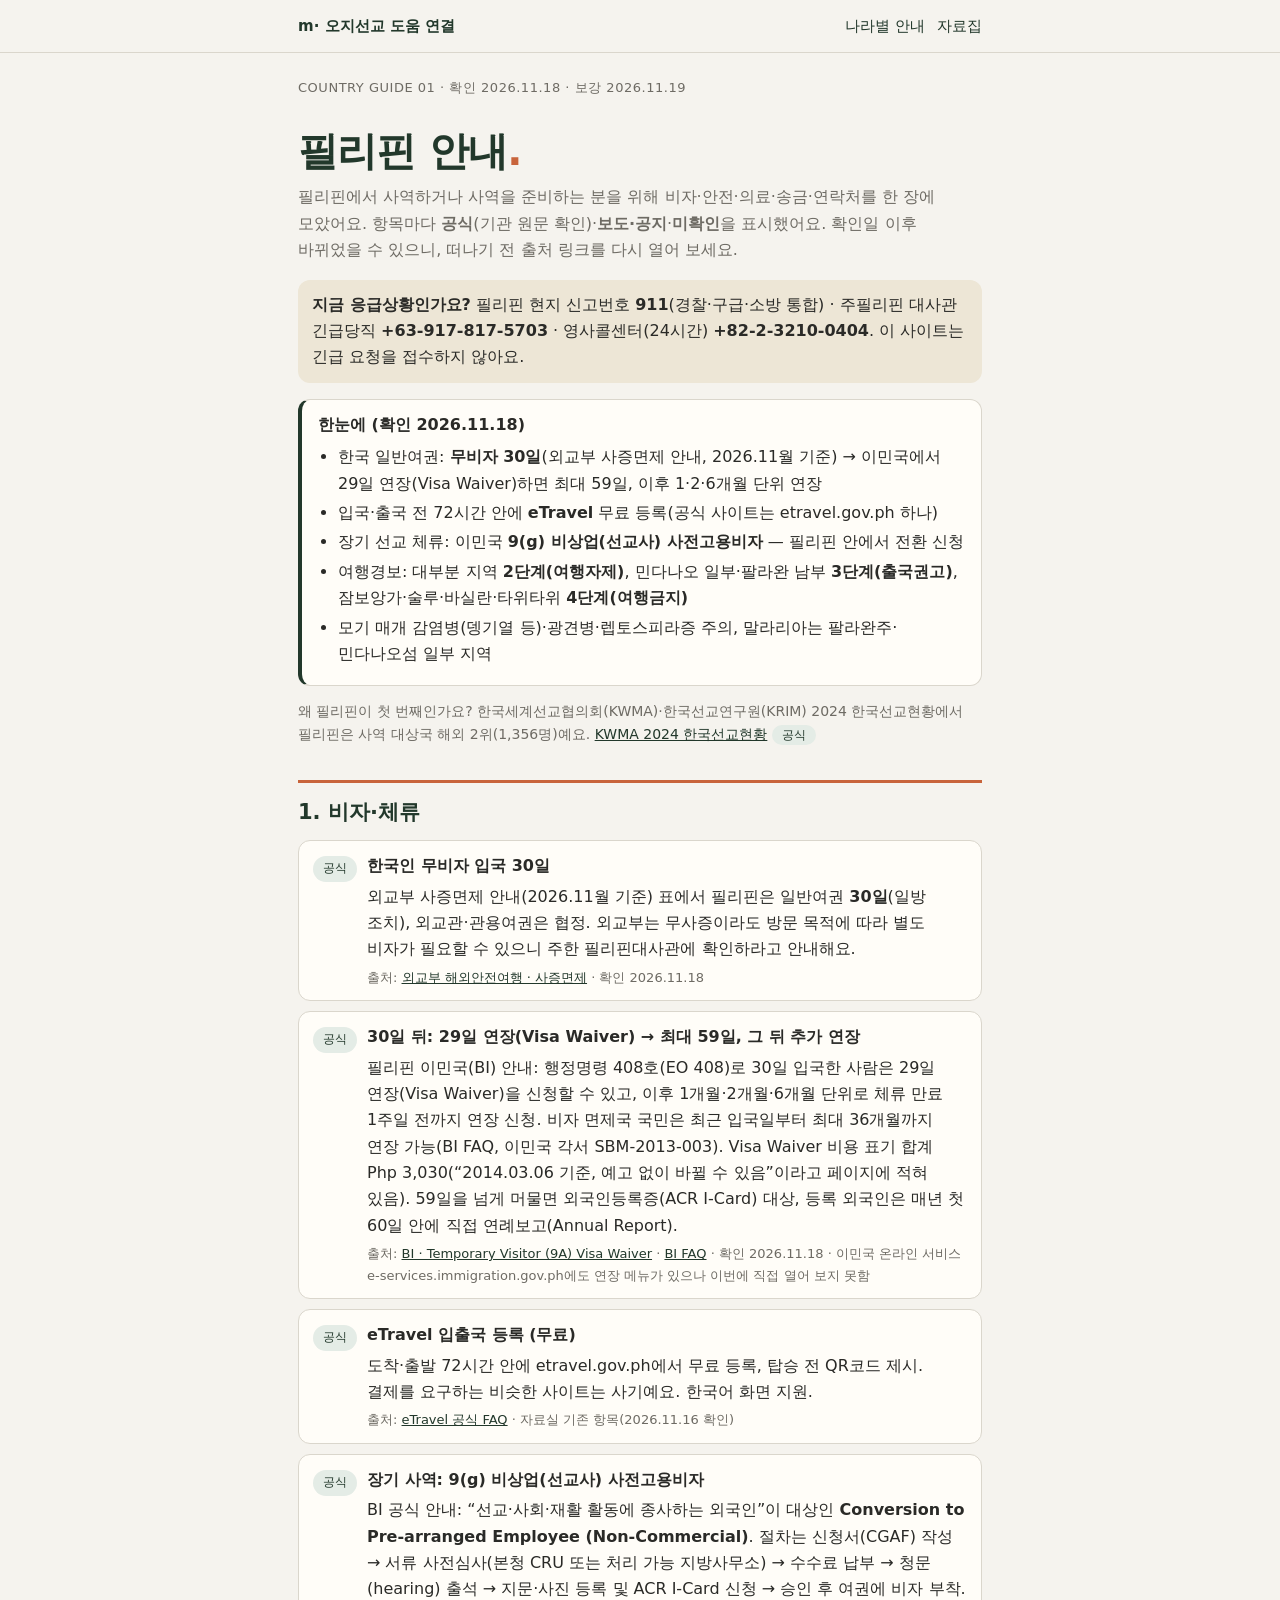
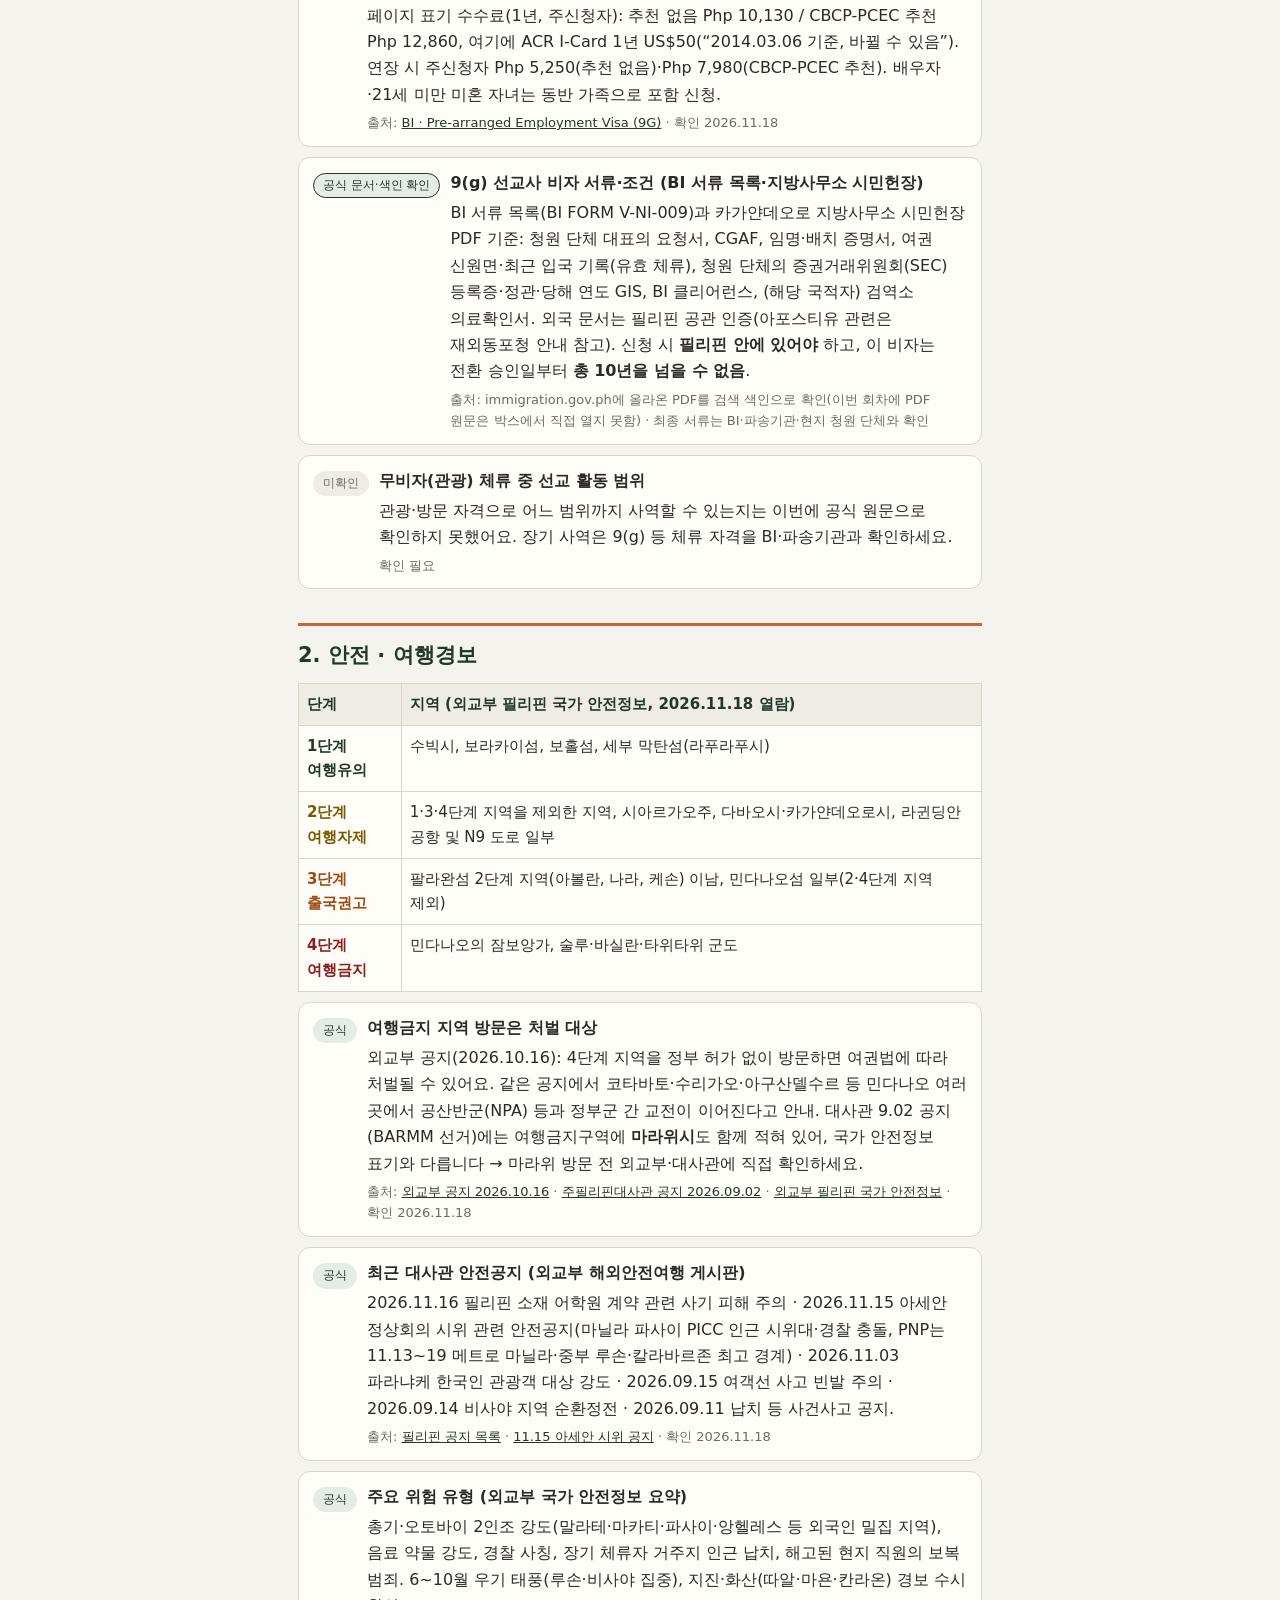
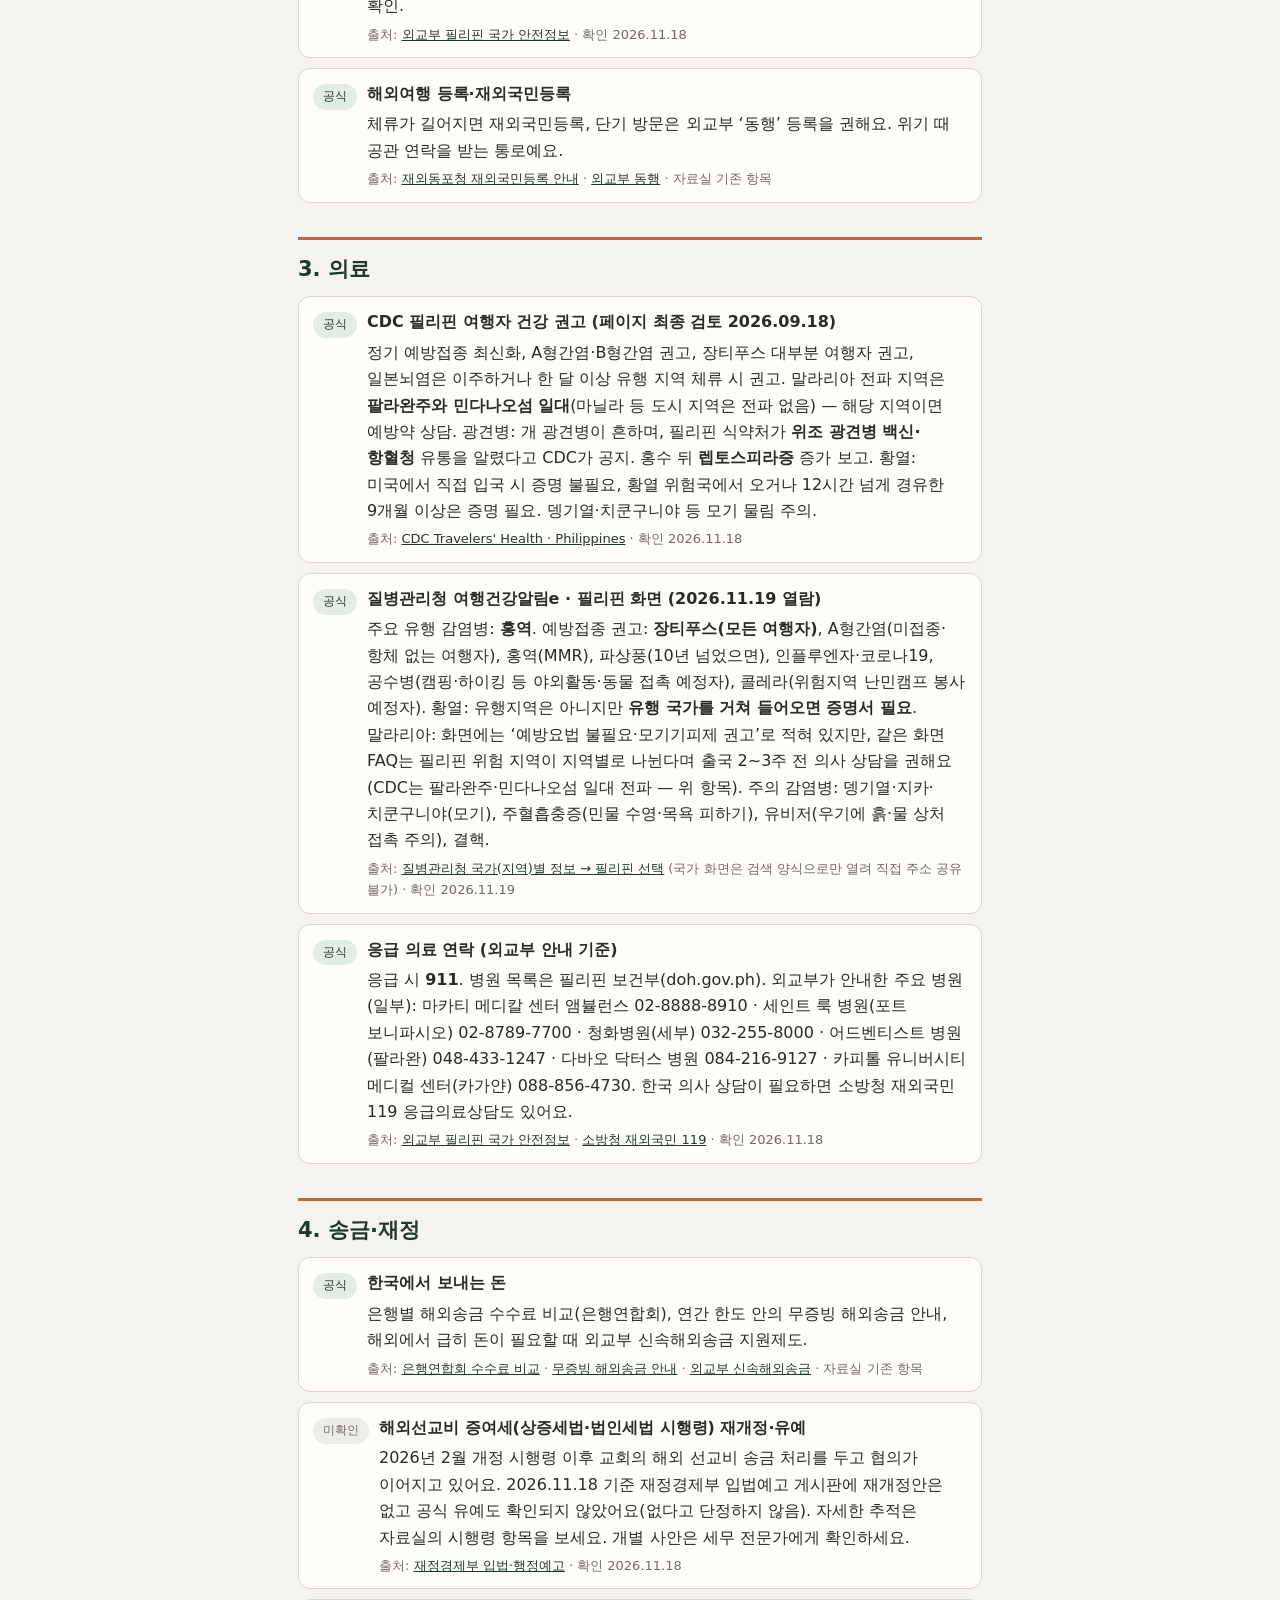
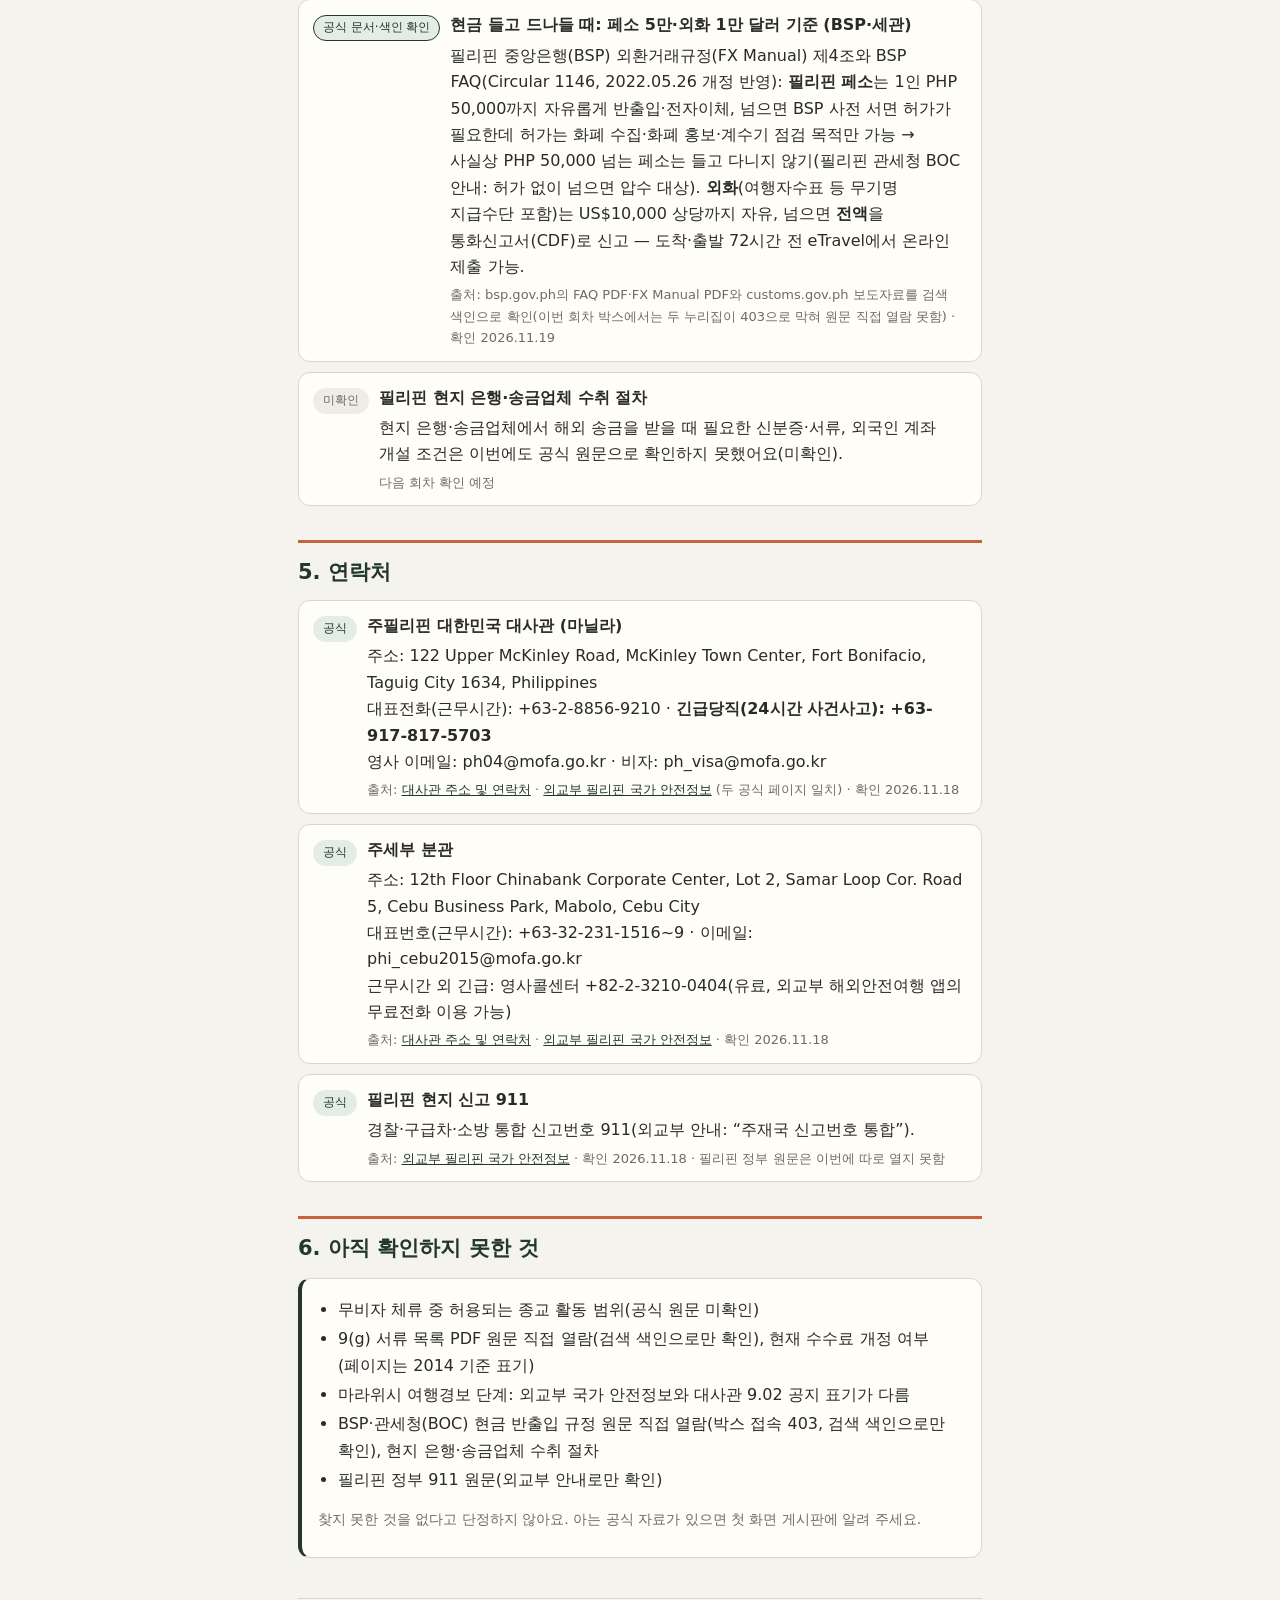
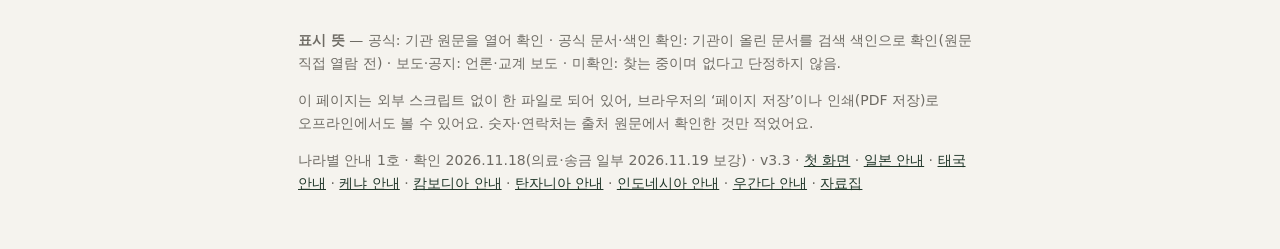
<file: country-philippines.html>
<!doctype html><html lang="ko"><head><meta charset="utf-8"><meta name="viewport" content="width=device-width,initial-scale=1"><title>필리핀 안내 · 나라별 안내 · 오지선교 도움 연결</title><meta name="description" content="필리핀 사역 준비: 비자·안전·의료·송금·대사관 연락처 (공식/보도/미확인 표시, 확인일 2026.11.18)"><style>:root{--bg:#F5F3EE;--band:#EFECE4;--g:#22382B;--g2:#2F4A3A;--or:#C8643B;--tx:#2A2A27;--mu:#6E6B64;--ln:#DAD6CC;--emg:#EDE6D6;--card:#FFFDF8}
*{box-sizing:border-box}body{margin:0;background:var(--bg);color:var(--tx);font:16px/1.65 system-ui,-apple-system,"Apple SD Gothic Neo","Noto Sans KR",sans-serif;word-break:keep-all}
a{color:var(--g);word-break:break-all}.wrap{max-width:720px;margin:0 auto;padding:0 18px}
header{border-bottom:1px solid var(--ln);background:var(--bg)}header .wrap{display:flex;gap:12px;align-items:center;min-height:52px;flex-wrap:wrap}
header a{text-decoration:none;font-size:15px}.logo{font-weight:700;color:var(--g)}.sp{margin-left:auto}
h1{font-size:clamp(28px,6vw,40px);line-height:1.25;color:var(--g);margin:28px 0 8px;letter-spacing:-.02em}h1 .dot{color:var(--or)}
.eye{font-size:13px;color:var(--mu);letter-spacing:.04em;margin:24px 0 0}.lead{color:var(--mu);margin:0 0 16px}
h2{font-size:21px;color:var(--g);margin:34px 0 10px;padding-top:12px;border-top:3px solid var(--or)}
.emg{background:var(--emg);border-radius:12px;padding:12px 14px;margin:16px 0}
.box{background:var(--card);border:1px solid var(--ln);border-left:4px solid var(--g);border-radius:12px;padding:12px 16px;margin:12px 0}
.box ul{margin:6px 0;padding-left:20px}.box li{margin:3px 0}
.it{display:flex;gap:10px;align-items:flex-start;background:var(--card);border:1px solid var(--ln);border-radius:12px;padding:12px 14px;margin:10px 0}
.it p{margin:4px 0}.it small{display:block;color:var(--mu);font-size:13px}
.t{flex:none;font-size:12px;border-radius:99px;padding:2px 9px;margin-top:3px;white-space:nowrap;border:1px solid transparent}
.t.o{background:#E4ECE6;color:var(--g)}.t.c{background:#E4ECE6;color:var(--g);border-color:var(--g)}.t.p{background:#F6E6DC;color:#8A3E1E}.t.u{background:#EEECE7;color:var(--mu)}
table{width:100%;border-collapse:collapse;background:var(--card);font-size:15px;margin:8px 0}th,td{border:1px solid var(--ln);padding:8px;text-align:left;vertical-align:top}th{background:var(--band);color:var(--g);white-space:nowrap}
.l4{color:#8A1E1E;font-weight:700}.l3{color:#A04A12;font-weight:700}.l2{color:#7A5A00;font-weight:700}.l1{color:var(--g);font-weight:700}
.muted{color:var(--mu);font-size:14px}footer{margin:40px 0 0;border-top:1px solid var(--ln);padding:16px 0 40px;color:var(--mu);font-size:14px}
@media(max-width:480px){.it{flex-direction:column;gap:4px}th,td{padding:6px;font-size:14px}}
@media print{header .sp,header a:not(.logo){display:none}a{color:#000}.it,.box{break-inside:avoid}}</style></head><body><header><div class="wrap"><a class="logo" href="index.html">m· 오지선교 도움 연결</a><a class="sp" href="index.html#country">나라별 안내</a><a href="collection.html">자료집</a></div></header>
<main class="wrap">
<p class="eye">COUNTRY GUIDE 01 · 확인 2026.11.18 · 보강 2026.11.19</p>
<h1>필리핀 안내<span class="dot">.</span></h1>
<p class="lead">필리핀에서 사역하거나 사역을 준비하는 분을 위해 비자·안전·의료·송금·연락처를 한 장에 모았어요. 항목마다 <b>공식</b>(기관 원문 확인)·<b>보도·공지</b>·<b>미확인</b>을 표시했어요. 확인일 이후 바뀌었을 수 있으니, 떠나기 전 출처 링크를 다시 열어 보세요.</p>
<p class="emg"><b>지금 응급상황인가요?</b> 필리핀 현지 신고번호 <b>911</b>(경찰·구급·소방 통합) · 주필리핀 대사관 긴급당직 <b>+63-917-817-5703</b> · 영사콜센터(24시간) <b>+82-2-3210-0404</b>. 이 사이트는 긴급 요청을 접수하지 않아요.</p>
<div class="box"><b>한눈에 (확인 2026.11.18)</b><ul>
<li>한국 일반여권: <b>무비자 30일</b>(외교부 사증면제 안내, 2026.11월 기준) → 이민국에서 29일 연장(Visa Waiver)하면 최대 59일, 이후 1·2·6개월 단위 연장</li>
<li>입국·출국 전 72시간 안에 <b>eTravel</b> 무료 등록(공식 사이트는 etravel.gov.ph 하나)</li>
<li>장기 선교 체류: 이민국 <b>9(g) 비상업(선교사) 사전고용비자</b> — 필리핀 안에서 전환 신청</li>
<li>여행경보: 대부분 지역 <b>2단계(여행자제)</b>, 민다나오 일부·팔라완 남부 <b>3단계(출국권고)</b>, 잠보앙가·술루·바실란·타위타위 <b>4단계(여행금지)</b></li>
<li>모기 매개 감염병(뎅기열 등)·광견병·렙토스피라증 주의, 말라리아는 팔라완주·민다나오섬 일부 지역</li></ul></div>
<p class="muted">왜 필리핀이 첫 번째인가요? 한국세계선교협의회(KWMA)·한국선교연구원(KRIM) 2024 한국선교현황에서 필리핀은 사역 대상국 해외 2위(1,356명)예요. <a href="https://kwma.org/%ec%84%a0%ea%b5%90%ed%86%b5%ea%b3%84/?vid=19" target="_blank" rel="noopener noreferrer">KWMA 2024 한국선교현황</a> <span class="t o">공식</span></p>
<h2 id="visa">1. 비자·체류</h2>
<div class="it"><span class="t o">공식</span><div><b>한국인 무비자 입국 30일</b><p>외교부 사증면제 안내(2026.11월 기준) 표에서 필리핀은 일반여권 <b>30일</b>(일방 조치), 외교관·관용여권은 협정. 외교부는 무사증이라도 방문 목적에 따라 별도 비자가 필요할 수 있으니 주한 필리핀대사관에 확인하라고 안내해요.</p><small>출처: <a href="https://www.0404.go.kr/bbs/contsPst/MST0000000000113/13/detail" target="_blank" rel="noopener noreferrer">외교부 해외안전여행 · 사증면제</a> · 확인 2026.11.18</small></div></div>
<div class="it"><span class="t o">공식</span><div><b>30일 뒤: 29일 연장(Visa Waiver) → 최대 59일, 그 뒤 추가 연장</b><p>필리핀 이민국(BI) 안내: 행정명령 408호(EO 408)로 30일 입국한 사람은 29일 연장(Visa Waiver)을 신청할 수 있고, 이후 1개월·2개월·6개월 단위로 체류 만료 1주일 전까지 연장 신청. 비자 면제국 국민은 최근 입국일부터 최대 36개월까지 연장 가능(BI FAQ, 이민국 각서 SBM-2013-003). Visa Waiver 비용 표기 합계 Php 3,030(“2014.03.06 기준, 예고 없이 바뀔 수 있음”이라고 페이지에 적혀 있음). 59일을 넘게 머물면 외국인등록증(ACR I-Card) 대상, 등록 외국인은 매년 첫 60일 안에 직접 연례보고(Annual Report).</p><small>출처: <a href="https://immigration.gov.ph/visas/visa-waiver/" target="_blank" rel="noopener noreferrer">BI · Temporary Visitor (9A) Visa Waiver</a> · <a href="https://immigration.gov.ph/faqs/" target="_blank" rel="noopener noreferrer">BI FAQ</a> · 확인 2026.11.18 · 이민국 온라인 서비스 e-services.immigration.gov.ph에도 연장 메뉴가 있으나 이번에 직접 열어 보지 못함</small></div></div>
<div class="it"><span class="t o">공식</span><div><b>eTravel 입출국 등록 (무료)</b><p>도착·출발 72시간 안에 etravel.gov.ph에서 무료 등록, 탑승 전 QR코드 제시. 결제를 요구하는 비슷한 사이트는 사기예요. 한국어 화면 지원.</p><small>출처: <a href="https://etravel.gov.ph/frequently-asked-questions" target="_blank" rel="noopener noreferrer">eTravel 공식 FAQ</a> · 자료실 기존 항목(2026.11.16 확인)</small></div></div>
<div class="it"><span class="t o">공식</span><div><b>장기 사역: 9(g) 비상업(선교사) 사전고용비자</b><p>BI 공식 안내: “선교·사회·재활 활동에 종사하는 외국인”이 대상인 <b>Conversion to Pre-arranged Employee (Non-Commercial)</b>. 절차는 신청서(CGAF) 작성 → 서류 사전심사(본청 CRU 또는 처리 가능 지방사무소) → 수수료 납부 → 청문(hearing) 출석 → 지문·사진 등록 및 ACR I-Card 신청 → 승인 후 여권에 비자 부착. 페이지 표기 수수료(1년, 주신청자): 추천 없음 Php 10,130 / CBCP-PCEC 추천 Php 12,860, 여기에 ACR I-Card 1년 US$50(“2014.03.06 기준, 바뀔 수 있음”). 연장 시 주신청자 Php 5,250(추천 없음)·Php 7,980(CBCP-PCEC 추천). 배우자·21세 미만 미혼 자녀는 동반 가족으로 포함 신청.</p><small>출처: <a href="https://immigration.gov.ph/pre-4-arranged-employment-visa-9g/" target="_blank" rel="noopener noreferrer">BI · Pre-arranged Employment Visa (9G)</a> · 확인 2026.11.18</small></div></div>
<div class="it"><span class="t c">공식 문서·색인 확인</span><div><b>9(g) 선교사 비자 서류·조건 (BI 서류 목록·지방사무소 시민헌장)</b><p>BI 서류 목록(BI FORM V-NI-009)과 카가얀데오로 지방사무소 시민헌장 PDF 기준: 청원 단체 대표의 요청서, CGAF, 임명·배치 증명서, 여권 신원면·최근 입국 기록(유효 체류), 청원 단체의 증권거래위원회(SEC) 등록증·정관·당해 연도 GIS, BI 클리어런스, (해당 국적자) 검역소 의료확인서. 외국 문서는 필리핀 공관 인증(아포스티유 관련은 재외동포청 안내 참고). 신청 시 <b>필리핀 안에 있어야</b> 하고, 이 비자는 전환 승인일부터 <b>총 10년을 넘을 수 없음</b>.</p><small>출처: immigration.gov.ph에 올라온 PDF를 검색 색인으로 확인(이번 회차에 PDF 원문은 박스에서 직접 열지 못함) · 최종 서류는 BI·파송기관·현지 청원 단체와 확인</small></div></div>
<div class="it"><span class="t u">미확인</span><div><b>무비자(관광) 체류 중 선교 활동 범위</b><p>관광·방문 자격으로 어느 범위까지 사역할 수 있는지는 이번에 공식 원문으로 확인하지 못했어요. 장기 사역은 9(g) 등 체류 자격을 BI·파송기관과 확인하세요.</p><small>확인 필요</small></div></div>
<h2 id="safety">2. 안전 · 여행경보</h2>
<table><tr><th>단계</th><th>지역 (외교부 필리핀 국가 안전정보, 2026.11.18 열람)</th></tr>
<tr><td class="l1">1단계 여행유의</td><td>수빅시, 보라카이섬, 보홀섬, 세부 막탄섬(라푸라푸시)</td></tr>
<tr><td class="l2">2단계 여행자제</td><td>1·3·4단계 지역을 제외한 지역, 시아르가오주, 다바오시·카가얀데오로시, 라귄딩안 공항 및 N9 도로 일부</td></tr>
<tr><td class="l3">3단계 출국권고</td><td>팔라완섬 2단계 지역(아볼란, 나라, 케손) 이남, 민다나오섬 일부(2·4단계 지역 제외)</td></tr>
<tr><td class="l4">4단계 여행금지</td><td>민다나오의 잠보앙가, 술루·바실란·타위타위 군도</td></tr></table>
<div class="it"><span class="t o">공식</span><div><b>여행금지 지역 방문은 처벌 대상</b><p>외교부 공지(2026.10.16): 4단계 지역을 정부 허가 없이 방문하면 여권법에 따라 처벌될 수 있어요. 같은 공지에서 코타바토·수리가오·아구산델수르 등 민다나오 여러 곳에서 공산반군(NPA) 등과 정부군 간 교전이 이어진다고 안내. 대사관 9.02 공지(BARMM 선거)에는 여행금지구역에 <b>마라위시</b>도 함께 적혀 있어, 국가 안전정보 표기와 다릅니다 → 마라위 방문 전 외교부·대사관에 직접 확인하세요.</p><small>출처: <a href="https://0404.go.kr/bbs/embsyNtc/1346449/detail?ntnCd=252" target="_blank" rel="noopener noreferrer">외교부 공지 2026.10.16</a> · <a href="https://www.mofa.go.kr/ph-ko/brd/m_27094/view.do?seq=1346438" target="_blank" rel="noopener noreferrer">주필리핀대사관 공지 2026.09.02</a> · <a href="https://www.0404.go.kr/ntnSafetyInfo/252/detail" target="_blank" rel="noopener noreferrer">외교부 필리핀 국가 안전정보</a> · 확인 2026.11.18</small></div></div>
<div class="it"><span class="t o">공식</span><div><b>최근 대사관 안전공지 (외교부 해외안전여행 게시판)</b><p>2026.11.16 필리핀 소재 어학원 계약 관련 사기 피해 주의 · 2026.11.15 아세안 정상회의 시위 관련 안전공지(마닐라 파사이 PICC 인근 시위대·경찰 충돌, PNP는 11.13~19 메트로 마닐라·중부 루손·칼라바르존 최고 경계) · 2026.11.03 파라냐케 한국인 관광객 대상 강도 · 2026.09.15 여객선 사고 빈발 주의 · 2026.09.14 비사야 지역 순환정전 · 2026.09.11 납치 등 사건사고 공지.</p><small>출처: <a href="https://0404.go.kr/bbs/embsyNtc/list?ntnCd=252" target="_blank" rel="noopener noreferrer">필리핀 공지 목록</a> · <a href="https://0404.go.kr/bbs/embsyNtc/1346453/detail?ntnCd=252" target="_blank" rel="noopener noreferrer">11.15 아세안 시위 공지</a> · 확인 2026.11.18</small></div></div>
<div class="it"><span class="t o">공식</span><div><b>주요 위험 유형 (외교부 국가 안전정보 요약)</b><p>총기·오토바이 2인조 강도(말라테·마카티·파사이·앙헬레스 등 외국인 밀집 지역), 음료 약물 강도, 경찰 사칭, 장기 체류자 거주지 인근 납치, 해고된 현지 직원의 보복 범죄. 6~10월 우기 태풍(루손·비사야 집중), 지진·화산(따알·마욘·칸라온) 경보 수시 확인.</p><small>출처: <a href="https://www.0404.go.kr/ntnSafetyInfo/252/detail" target="_blank" rel="noopener noreferrer">외교부 필리핀 국가 안전정보</a> · 확인 2026.11.18</small></div></div>
<div class="it"><span class="t o">공식</span><div><b>해외여행 등록·재외국민등록</b><p>체류가 길어지면 재외국민등록, 단기 방문은 외교부 ‘동행’ 등록을 권해요. 위기 때 공관 연락을 받는 통로예요.</p><small>출처: <a href="https://www.oka.go.kr/web/content.do?menu_cd=000050" target="_blank" rel="noopener noreferrer">재외동포청 재외국민등록 안내</a> · <a href="https://0404.go.kr/bbs/contsPst/MST0000000000103/3/detail" target="_blank" rel="noopener noreferrer">외교부 동행</a> · 자료실 기존 항목</small></div></div>
<h2 id="health">3. 의료</h2>
<div class="it"><span class="t o">공식</span><div><b>CDC 필리핀 여행자 건강 권고 (페이지 최종 검토 2026.09.18)</b><p>정기 예방접종 최신화, A형간염·B형간염 권고, 장티푸스 대부분 여행자 권고, 일본뇌염은 이주하거나 한 달 이상 유행 지역 체류 시 권고. 말라리아 전파 지역은 <b>팔라완주와 민다나오섬 일대</b>(마닐라 등 도시 지역은 전파 없음) — 해당 지역이면 예방약 상담. 광견병: 개 광견병이 흔하며, 필리핀 식약처가 <b>위조 광견병 백신·항혈청</b> 유통을 알렸다고 CDC가 공지. 홍수 뒤 <b>렙토스피라증</b> 증가 보고. 황열: 미국에서 직접 입국 시 증명 불필요, 황열 위험국에서 오거나 12시간 넘게 경유한 9개월 이상은 증명 필요. 뎅기열·치쿤구니야 등 모기 물림 주의.</p><small>출처: <a href="https://wwwnc.cdc.gov/travel/destinations/traveler/none/philippines" target="_blank" rel="noopener noreferrer">CDC Travelers&#x27; Health · Philippines</a> · 확인 2026.11.18</small></div></div>
<div class="it"><span class="t o">공식</span><div><b>질병관리청 여행건강알림e · 필리핀 화면 (2026.11.19 열람)</b><p>주요 유행 감염병: <b>홍역</b>. 예방접종 권고: <b>장티푸스(모든 여행자)</b>, A형간염(미접종·항체 없는 여행자), 홍역(MMR), 파상풍(10년 넘었으면), 인플루엔자·코로나19, 공수병(캠핑·하이킹 등 야외활동·동물 접촉 예정자), 콜레라(위험지역 난민캠프 봉사 예정자). 황열: 유행지역은 아니지만 <b>유행 국가를 거쳐 들어오면 증명서 필요</b>. 말라리아: 화면에는 ‘예방요법 불필요·모기기피제 권고’로 적혀 있지만, 같은 화면 FAQ는 필리핀 위험 지역이 지역별로 나뉜다며 출국 2~3주 전 의사 상담을 권해요(CDC는 팔라완주·민다나오섬 일대 전파 — 위 항목). 주의 감염병: 뎅기열·지카·치쿤구니야(모기), 주혈흡충증(민물 수영·목욕 피하기), 유비저(우기에 흙·물 상처 접촉 주의), 결핵.</p><small>출처: <a href="https://travelhealth.kdca.go.kr/travel/nqs/select.do" target="_blank" rel="noopener noreferrer">질병관리청 국가(지역)별 정보 → 필리핀 선택</a> (국가 화면은 검색 양식으로만 열려 직접 주소 공유 불가) · 확인 2026.11.19</small></div></div>
<div class="it"><span class="t o">공식</span><div><b>응급 의료 연락 (외교부 안내 기준)</b><p>응급 시 <b>911</b>. 병원 목록은 필리핀 보건부(doh.gov.ph). 외교부가 안내한 주요 병원(일부): 마카티 메디칼 센터 앰뷸런스 02-8888-8910 · 세인트 룩 병원(포트 보니파시오) 02-8789-7700 · 청화병원(세부) 032-255-8000 · 어드벤티스트 병원(팔라완) 048-433-1247 · 다바오 닥터스 병원 084-216-9127 · 카피톨 유니버시티 메디컬 센터(카가얀) 088-856-4730. 한국 의사 상담이 필요하면 소방청 재외국민 119 응급의료상담도 있어요.</p><small>출처: <a href="https://www.0404.go.kr/ntnSafetyInfo/252/detail" target="_blank" rel="noopener noreferrer">외교부 필리핀 국가 안전정보</a> · <a href="https://www.119.go.kr/Center119/Foreign.do" target="_blank" rel="noopener noreferrer">소방청 재외국민 119</a> · 확인 2026.11.18</small></div></div>
<h2 id="money">4. 송금·재정</h2>
<div class="it"><span class="t o">공식</span><div><b>한국에서 보내는 돈</b><p>은행별 해외송금 수수료 비교(은행연합회), 연간 한도 안의 무증빙 해외송금 안내, 해외에서 급히 돈이 필요할 때 외교부 신속해외송금 지원제도.</p><small>출처: <a href="https://portal.kfb.or.kr/compare/commission_exchange.php" target="_blank" rel="noopener noreferrer">은행연합회 수수료 비교</a> · <a href="https://exchange.kfb.or.kr/page/exchange02.php" target="_blank" rel="noopener noreferrer">무증빙 해외송금 안내</a> · <a href="https://www.0404.go.kr/bbs/contsPst/MST0000000000107/7/detail" target="_blank" rel="noopener noreferrer">외교부 신속해외송금</a> · 자료실 기존 항목</small></div></div>
<div class="it"><span class="t u">미확인</span><div><b>해외선교비 증여세(상증세법·법인세법 시행령) 재개정·유예</b><p>2026년 2월 개정 시행령 이후 교회의 해외 선교비 송금 처리를 두고 협의가 이어지고 있어요. 2026.11.18 기준 재정경제부 입법예고 게시판에 재개정안은 없고 공식 유예도 확인되지 않았어요(없다고 단정하지 않음). 자세한 추적은 자료실의 시행령 항목을 보세요. 개별 사안은 세무 전문가에게 확인하세요.</p><small>출처: <a href="https://mofe.go.kr/lw/lap/TbPrvntcList.do?bbsId=MOSFBBS_000000000055&amp;menuNo=7050300" target="_blank" rel="noopener noreferrer">재정경제부 입법·행정예고</a> · 확인 2026.11.18</small></div></div>
<div class="it"><span class="t c">공식 문서·색인 확인</span><div><b>현금 들고 드나들 때: 페소 5만·외화 1만 달러 기준 (BSP·세관)</b><p>필리핀 중앙은행(BSP) 외환거래규정(FX Manual) 제4조와 BSP FAQ(Circular 1146, 2022.05.26 개정 반영): <b>필리핀 페소</b>는 1인 PHP 50,000까지 자유롭게 반출입·전자이체, 넘으면 BSP 사전 서면 허가가 필요한데 허가는 화폐 수집·화폐 홍보·계수기 점검 목적만 가능 → 사실상 PHP 50,000 넘는 페소는 들고 다니지 않기(필리핀 관세청 BOC 안내: 허가 없이 넘으면 압수 대상). <b>외화</b>(여행자수표 등 무기명 지급수단 포함)는 US$10,000 상당까지 자유, 넘으면 <b>전액</b>을 통화신고서(CDF)로 신고 — 도착·출발 72시간 전 eTravel에서 온라인 제출 가능.</p><small>출처: bsp.gov.ph의 FAQ PDF·FX Manual PDF와 customs.gov.ph 보도자료를 검색 색인으로 확인(이번 회차 박스에서는 두 누리집이 403으로 막혀 원문 직접 열람 못함) · 확인 2026.11.19</small></div></div><div class="it"><span class="t u">미확인</span><div><b>필리핀 현지 은행·송금업체 수취 절차</b><p>현지 은행·송금업체에서 해외 송금을 받을 때 필요한 신분증·서류, 외국인 계좌 개설 조건은 이번에도 공식 원문으로 확인하지 못했어요(미확인).</p><small>다음 회차 확인 예정</small></div></div>
<h2 id="contact">5. 연락처</h2>
<div class="it"><span class="t o">공식</span><div><b>주필리핀 대한민국 대사관 (마닐라)</b><p>주소: 122 Upper McKinley Road, McKinley Town Center, Fort Bonifacio, Taguig City 1634, Philippines<br>대표전화(근무시간): +63-2-8856-9210 · <b>긴급당직(24시간 사건사고): +63-917-817-5703</b><br>영사 이메일: ph04@mofa.go.kr · 비자: ph_visa@mofa.go.kr</p><small>출처: <a href="https://overseas.mofa.go.kr/ph-ko/wpge/m_3629/contents.do" target="_blank" rel="noopener noreferrer">대사관 주소 및 연락처</a> · <a href="https://www.0404.go.kr/ntnSafetyInfo/252/detail" target="_blank" rel="noopener noreferrer">외교부 필리핀 국가 안전정보</a> (두 공식 페이지 일치) · 확인 2026.11.18</small></div></div>
<div class="it"><span class="t o">공식</span><div><b>주세부 분관</b><p>주소: 12th Floor Chinabank Corporate Center, Lot 2, Samar Loop Cor. Road 5, Cebu Business Park, Mabolo, Cebu City<br>대표번호(근무시간): +63-32-231-1516~9 · 이메일: phi_cebu2015@mofa.go.kr<br>근무시간 외 긴급: 영사콜센터 +82-2-3210-0404(유료, 외교부 해외안전여행 앱의 무료전화 이용 가능)</p><small>출처: <a href="https://overseas.mofa.go.kr/ph-ko/wpge/m_3629/contents.do" target="_blank" rel="noopener noreferrer">대사관 주소 및 연락처</a> · <a href="https://www.0404.go.kr/ntnSafetyInfo/252/detail" target="_blank" rel="noopener noreferrer">외교부 필리핀 국가 안전정보</a> · 확인 2026.11.18</small></div></div>
<div class="it"><span class="t o">공식</span><div><b>필리핀 현지 신고 911</b><p>경찰·구급차·소방 통합 신고번호 911(외교부 안내: “주재국 신고번호 통합”).</p><small>출처: <a href="https://www.0404.go.kr/ntnSafetyInfo/252/detail" target="_blank" rel="noopener noreferrer">외교부 필리핀 국가 안전정보</a> · 확인 2026.11.18 · 필리핀 정부 원문은 이번에 따로 열지 못함</small></div></div>
<h2 id="todo">6. 아직 확인하지 못한 것</h2><div class="box"><ul><li>무비자 체류 중 허용되는 종교 활동 범위(공식 원문 미확인)</li><li>9(g) 서류 목록 PDF 원문 직접 열람(검색 색인으로만 확인), 현재 수수료 개정 여부(페이지는 2014 기준 표기)</li><li>마라위시 여행경보 단계: 외교부 국가 안전정보와 대사관 9.02 공지 표기가 다름</li><li>BSP·관세청(BOC) 현금 반출입 규정 원문 직접 열람(박스 접속 403, 검색 색인으로만 확인), 현지 은행·송금업체 수취 절차</li><li>필리핀 정부 911 원문(외교부 안내로만 확인)</li></ul><p class="muted">찾지 못한 것을 없다고 단정하지 않아요. 아는 공식 자료가 있으면 첫 화면 게시판에 알려 주세요.</p></div>
<footer><p><b>표시 뜻</b> — 공식: 기관 원문을 열어 확인 · 공식 문서·색인 확인: 기관이 올린 문서를 검색 색인으로 확인(원문 직접 열람 전) · 보도·공지: 언론·교계 보도 · 미확인: 찾는 중이며 없다고 단정하지 않음.</p>
<p>이 페이지는 외부 스크립트 없이 한 파일로 되어 있어, 브라우저의 ‘페이지 저장’이나 인쇄(PDF 저장)로 오프라인에서도 볼 수 있어요. 숫자·연락처는 출처 원문에서 확인한 것만 적었어요.</p>
<p>나라별 안내 1호 · 확인 2026.11.18(의료·송금 일부 2026.11.19 보강) · v3.3 · <a href="index.html">첫 화면</a> · <a href="country-japan.html">일본 안내</a> · <a href="country-thailand.html">태국 안내</a> · <a href="country-kenya.html">케냐 안내</a> · <a href="country-cambodia.html">캄보디아 안내</a> · <a href="country-tanzania.html">탄자니아 안내</a> · <a href="country-indonesia.html">인도네시아 안내</a> · <a href="country-uganda.html">우간다 안내</a> · <a href="collection.html">자료집</a></p></footer></main></body></html>
</file>
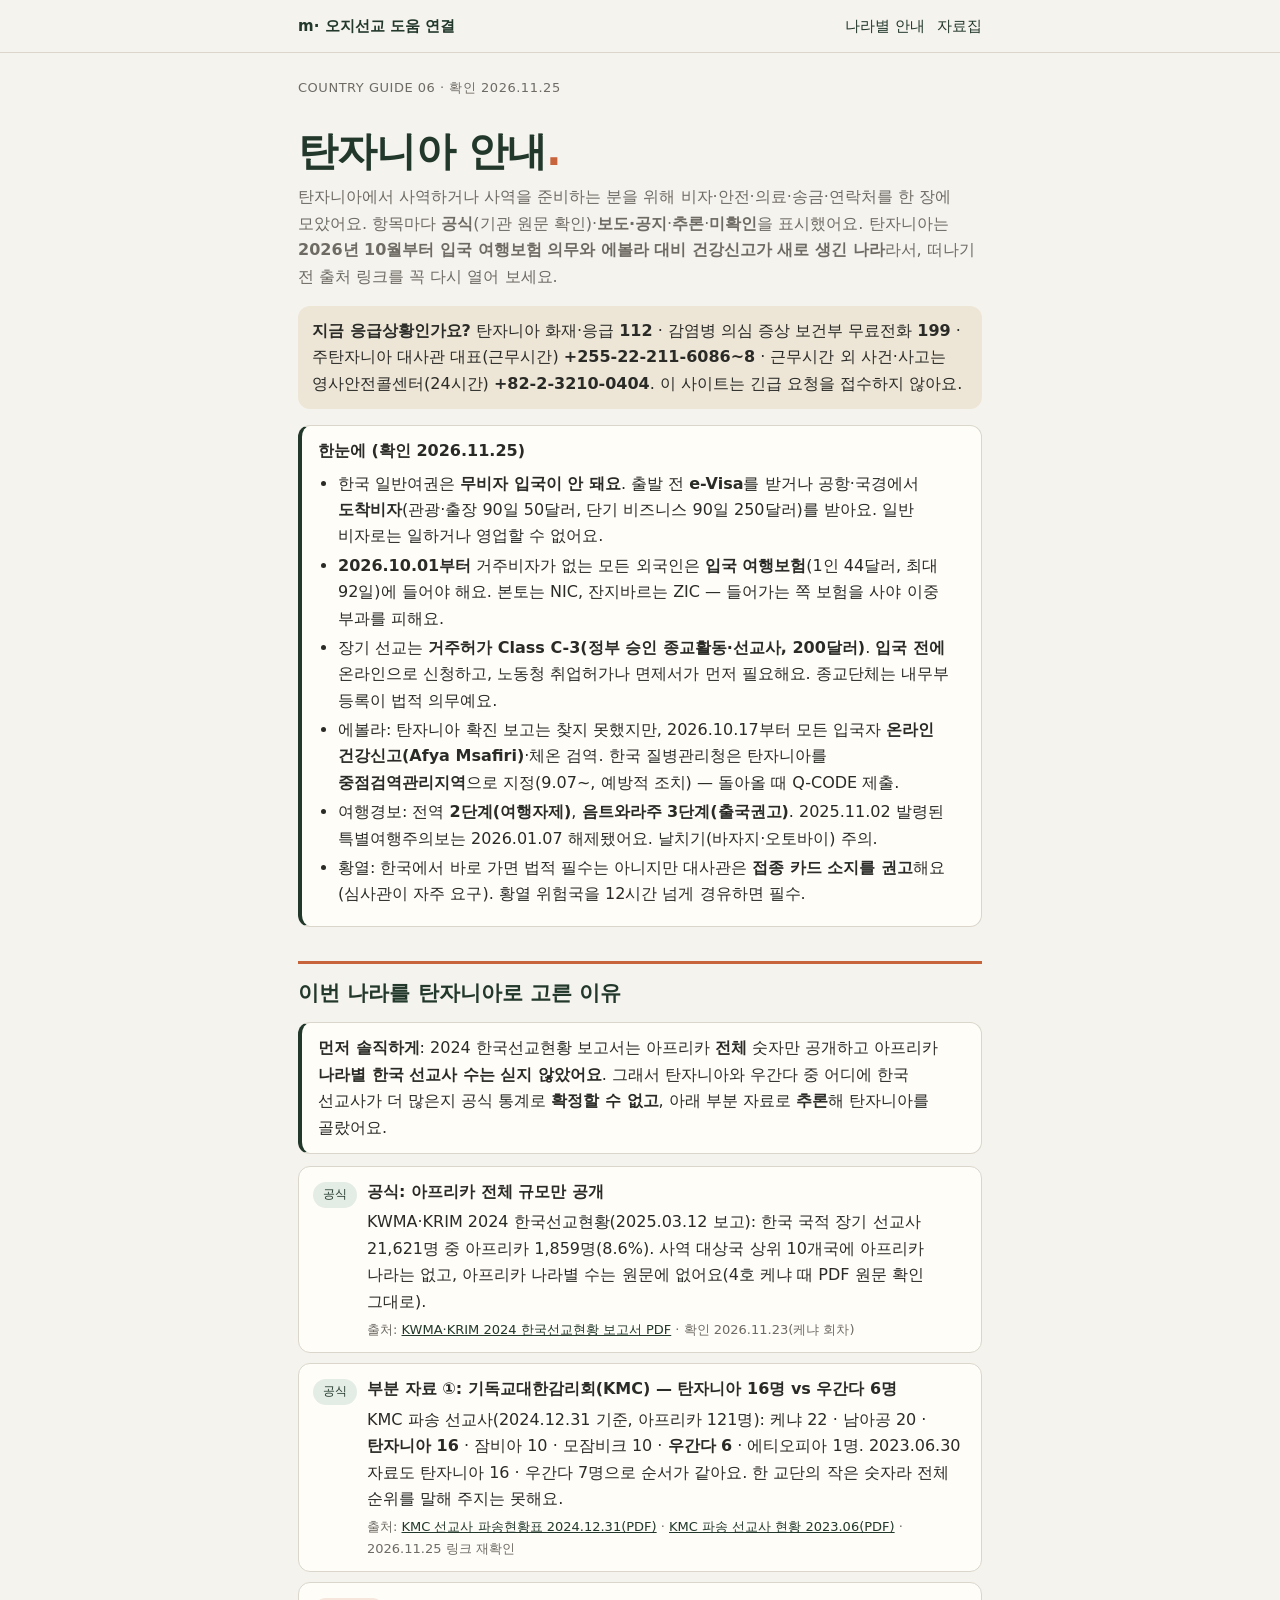
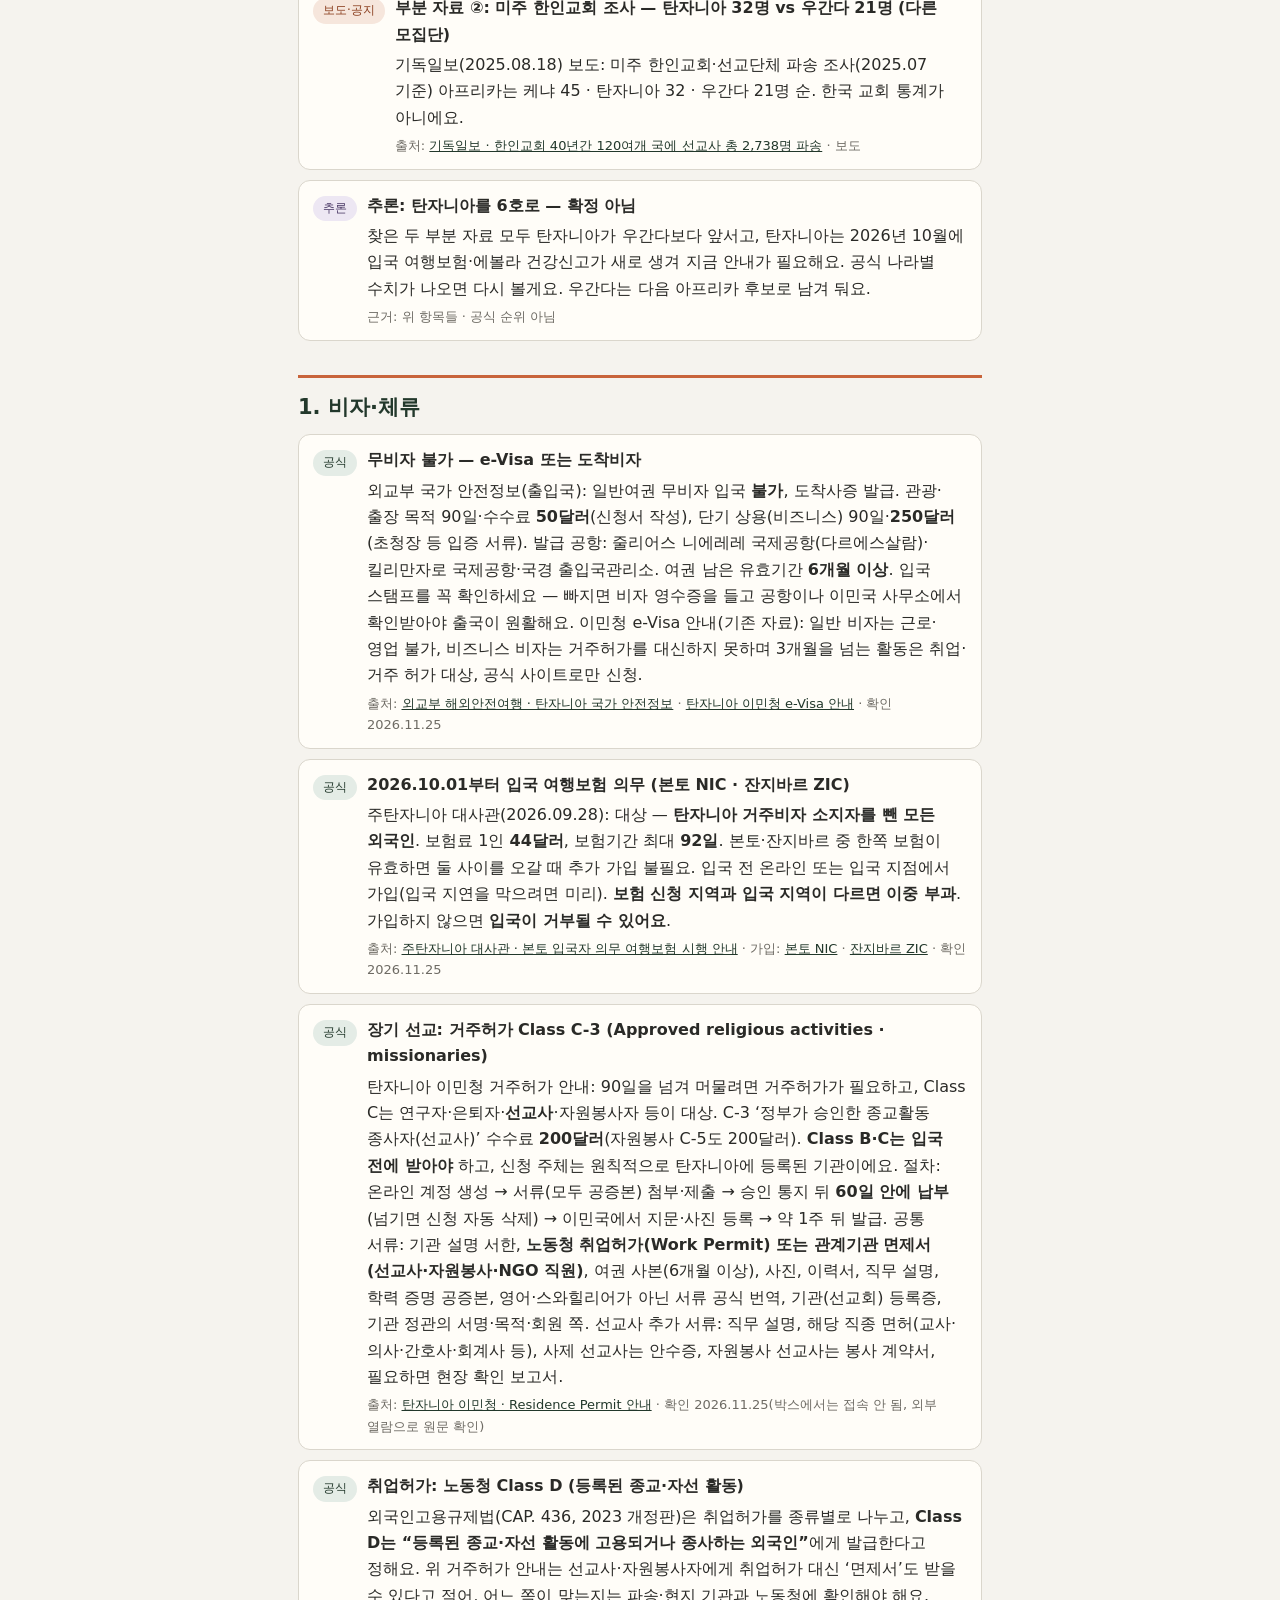
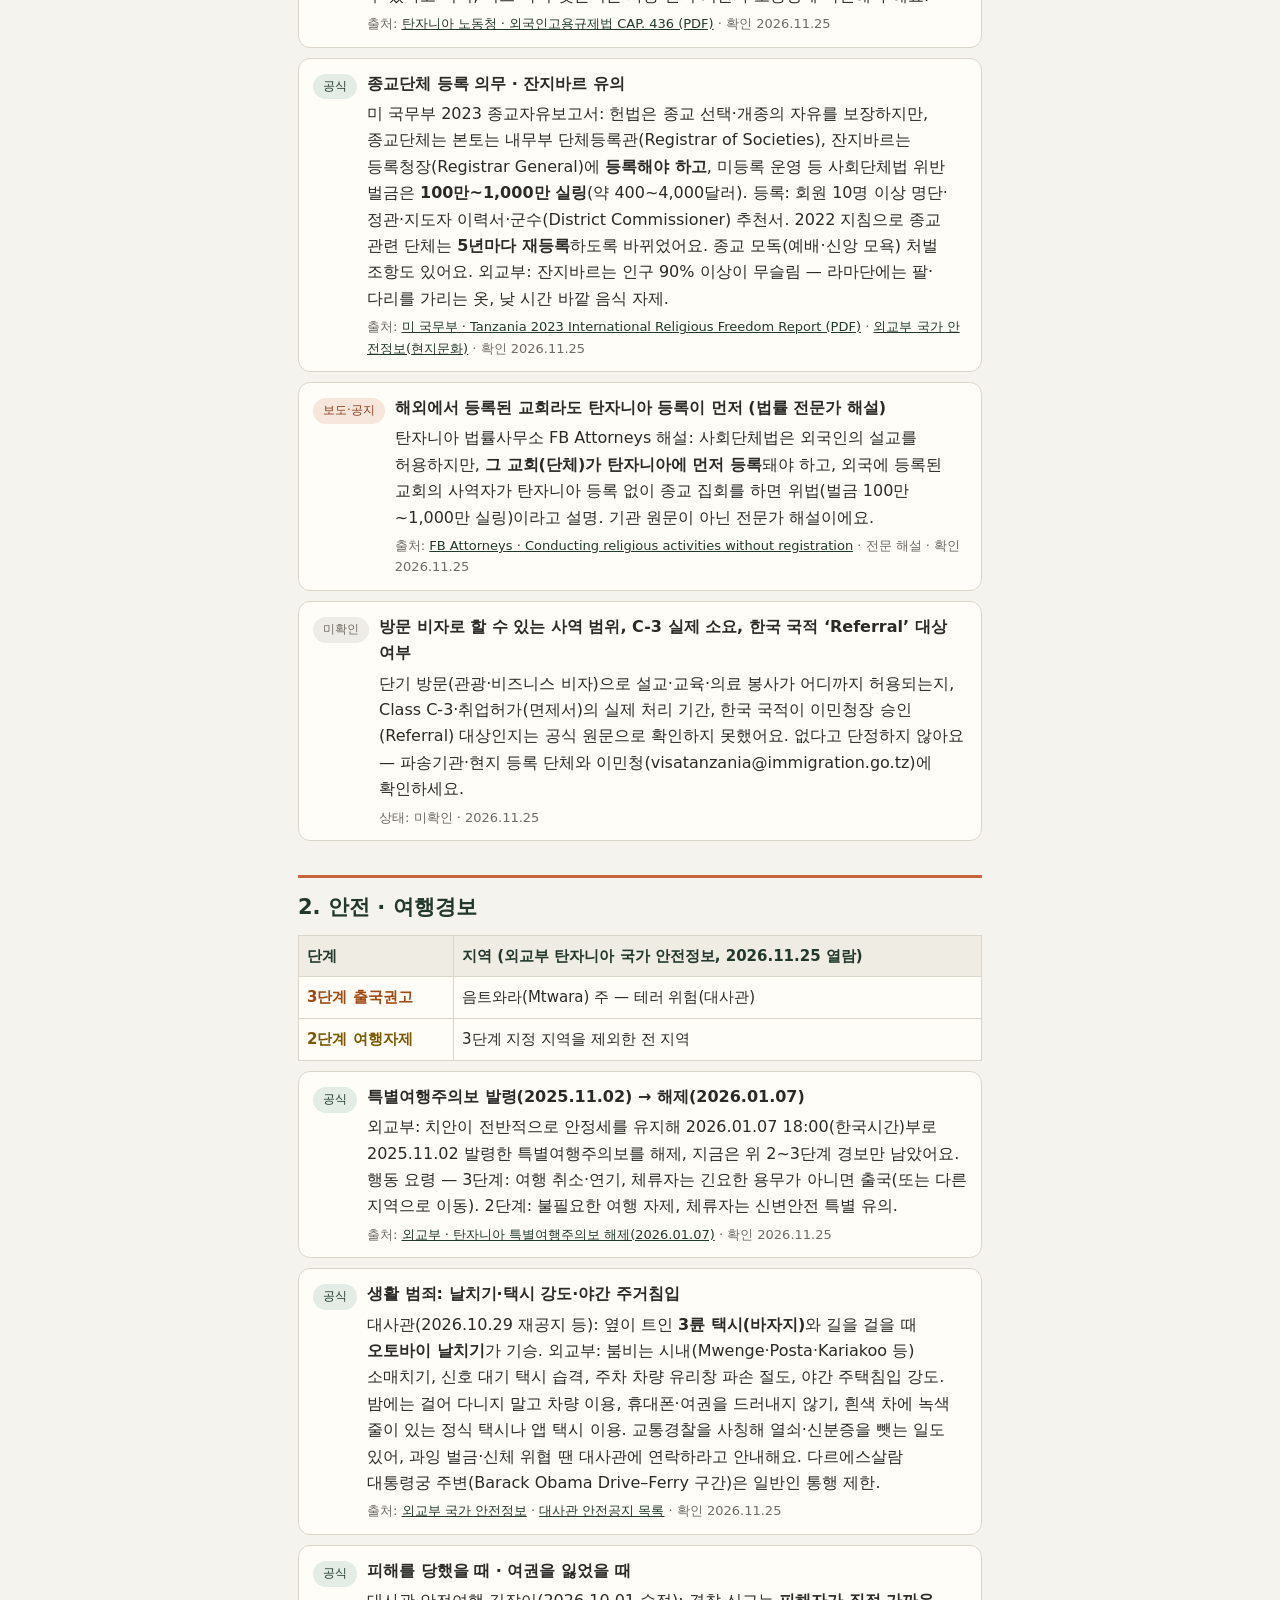
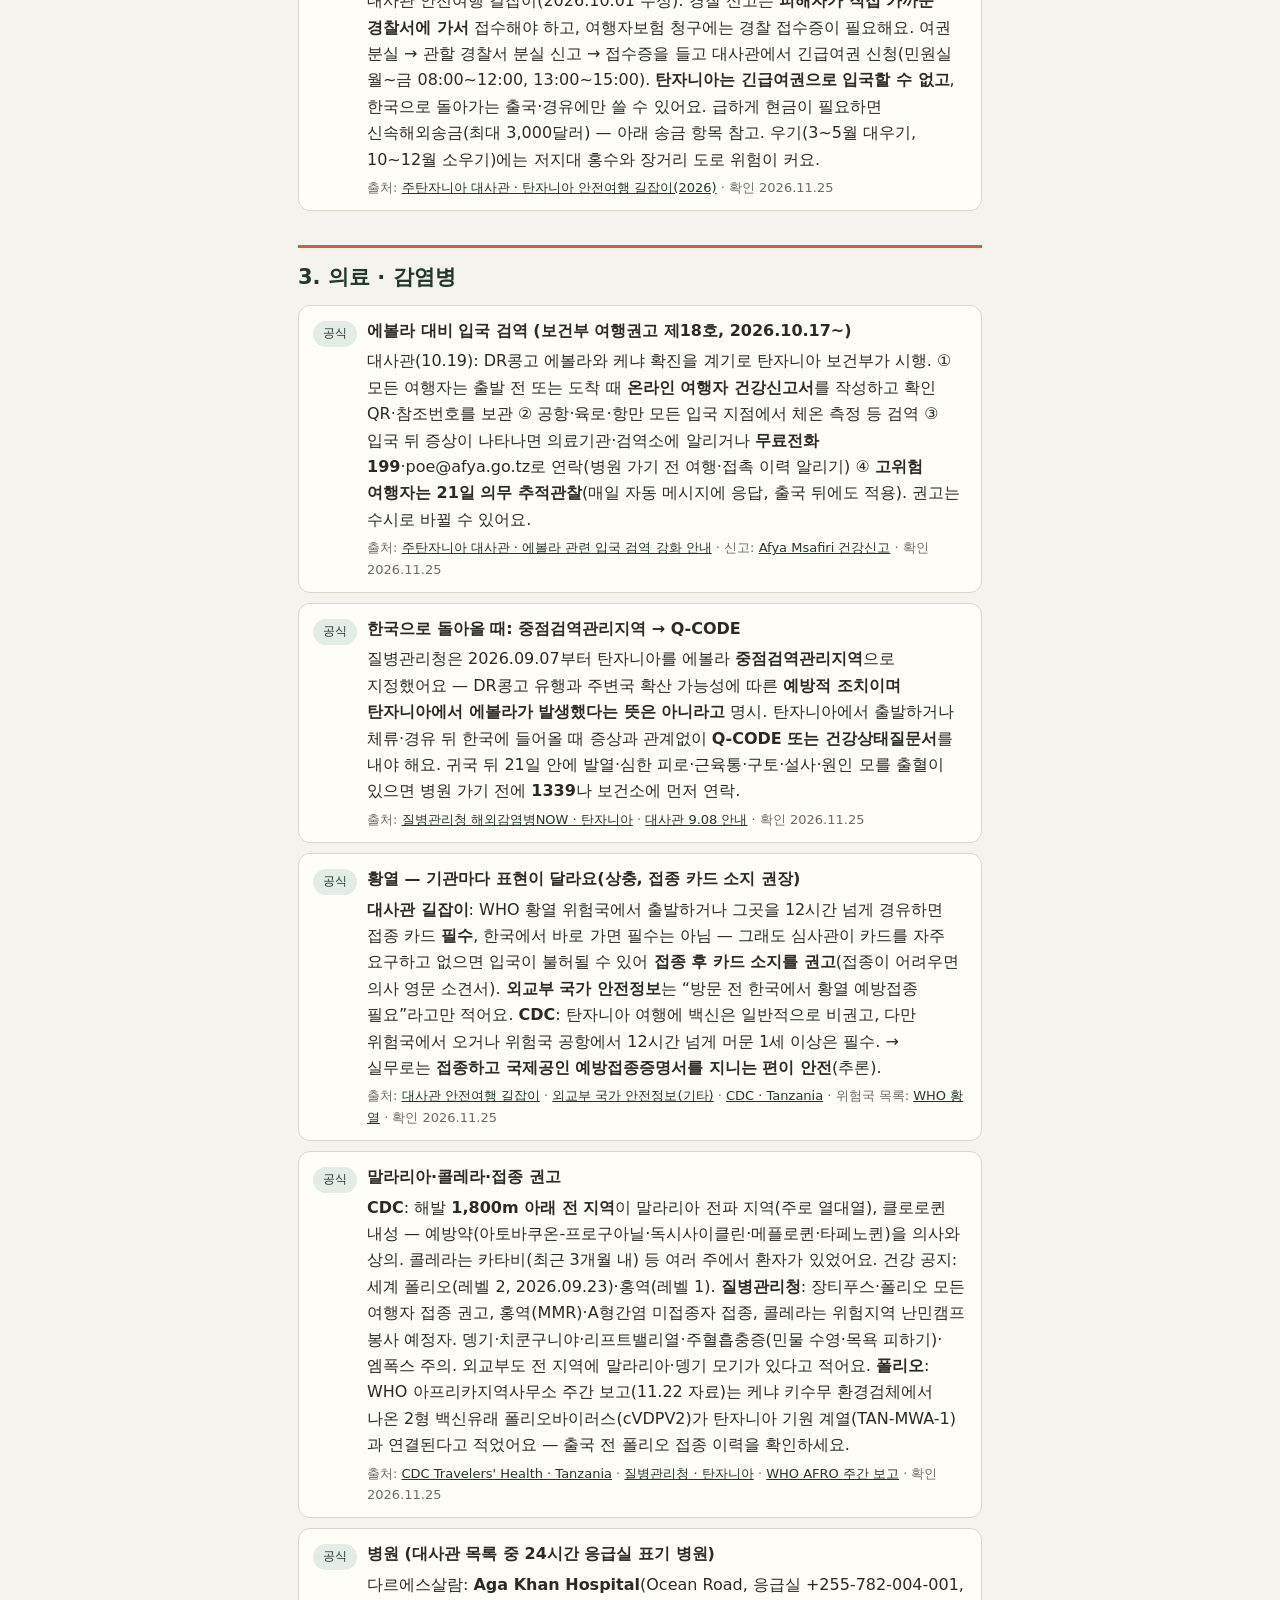
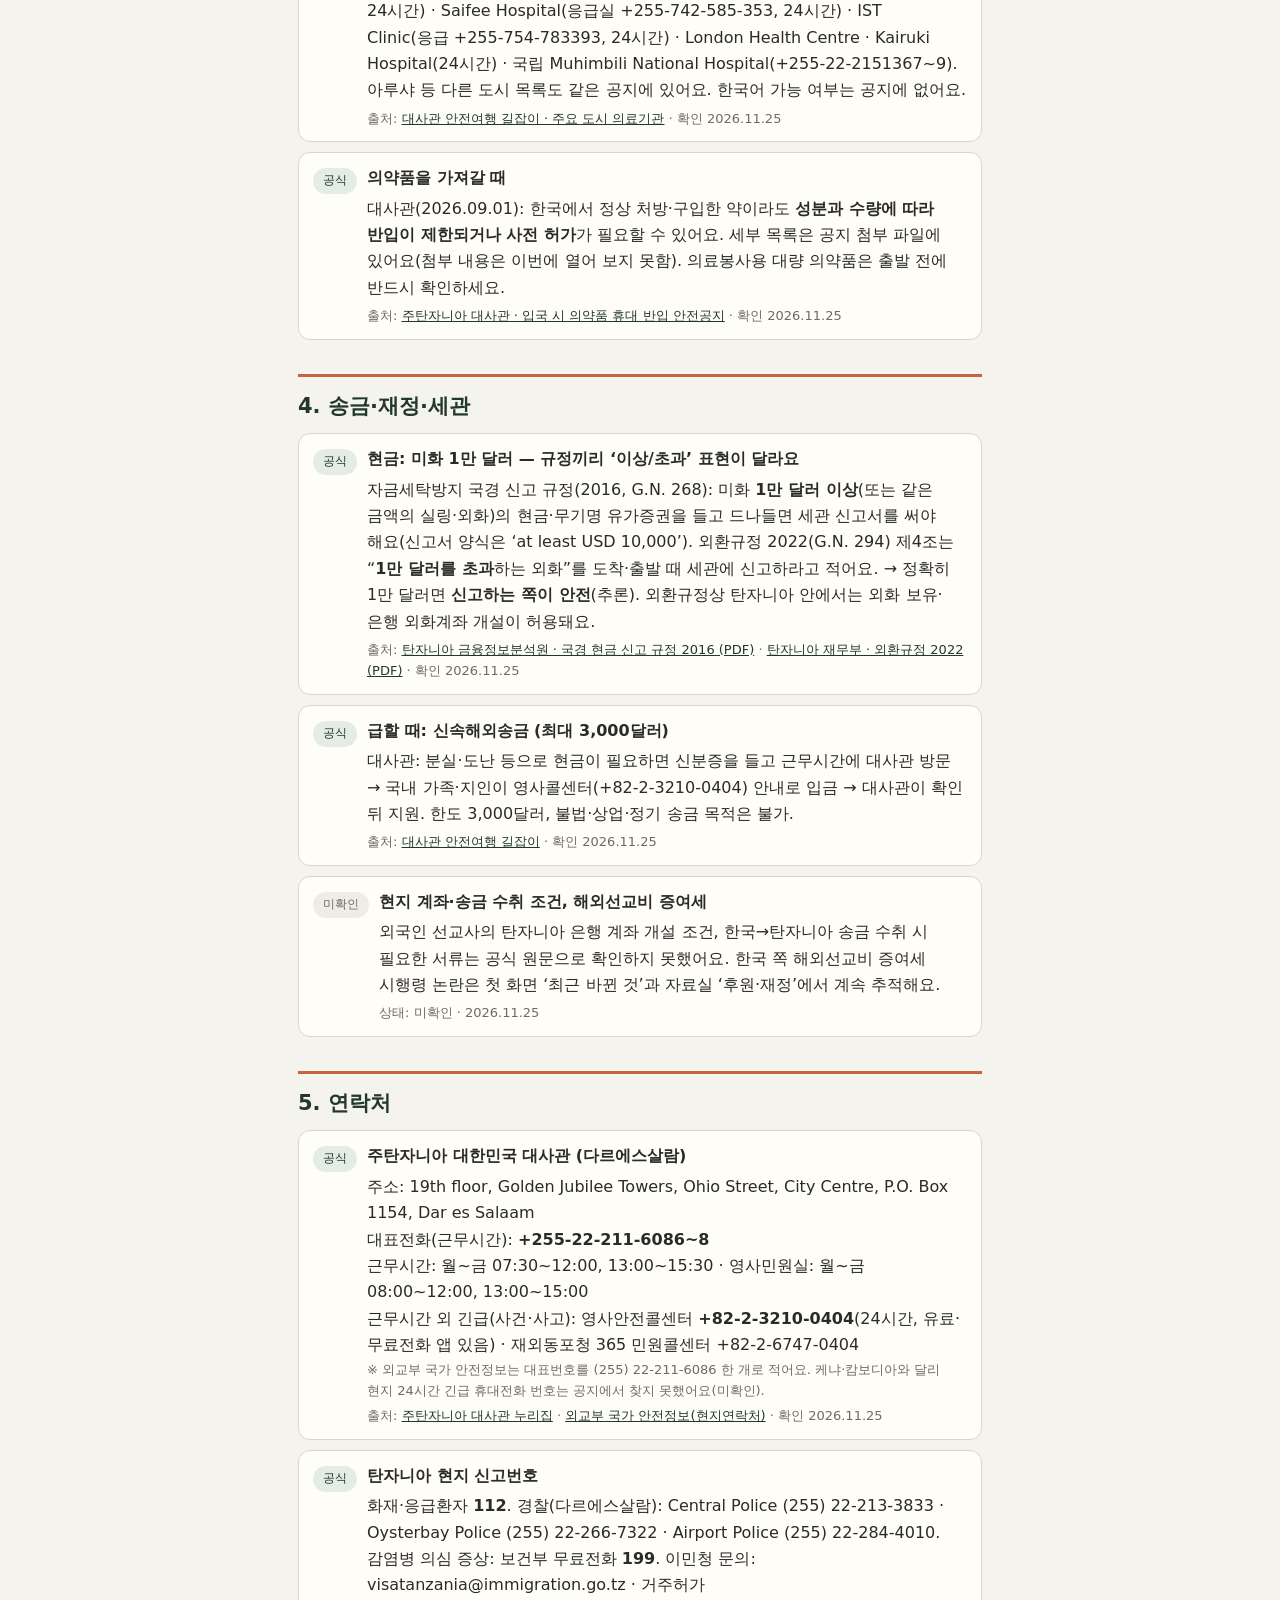
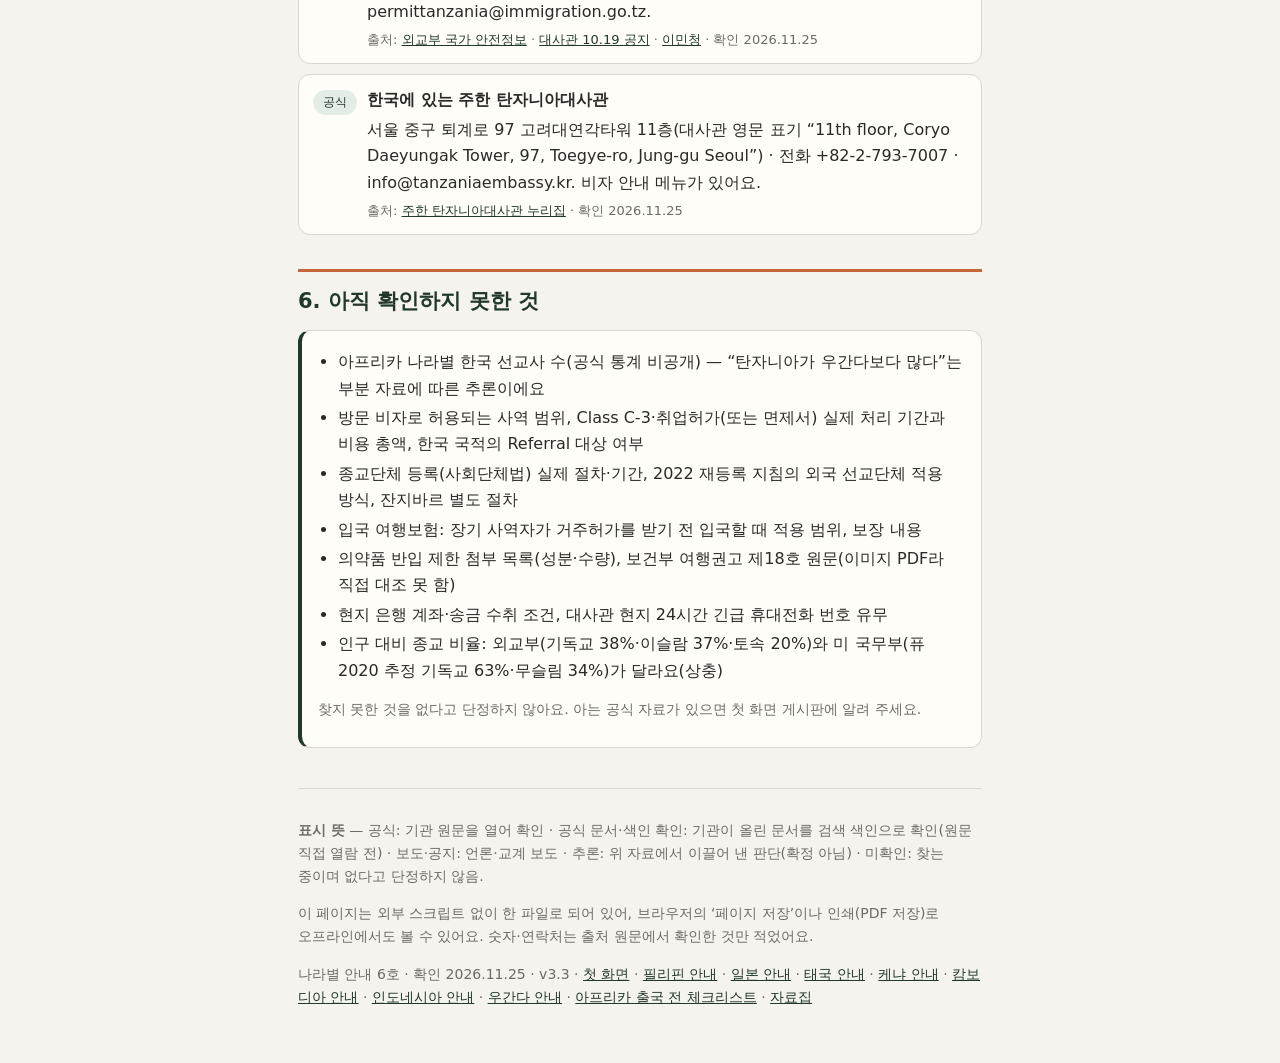
<file: country-tanzania.html>
<!doctype html><html lang="ko"><head><meta charset="utf-8"><meta name="viewport" content="width=device-width,initial-scale=1"><title>탄자니아 안내 · 나라별 안내 · 오지선교 도움 연결</title><meta name="description" content="탄자니아 사역 준비: 무비자 불가(e-Visa·도착비자)·입국 여행보험 의무(2026.10.01)·거주허가 Class C-3(선교사)·종교단체 등록·에볼라 건강신고와 귀국 Q-CODE·황열·여행경보·현금 1만 달러·대사관 연락처 (공식/보도/추론/미확인 표시, 확인일 2026.11.25)"><style>:root{--bg:#F5F3EE;--band:#EFECE4;--g:#22382B;--g2:#2F4A3A;--or:#C8643B;--tx:#2A2A27;--mu:#6E6B64;--ln:#DAD6CC;--emg:#EDE6D6;--card:#FFFDF8}
*{box-sizing:border-box}body{margin:0;background:var(--bg);color:var(--tx);font:16px/1.65 system-ui,-apple-system,"Apple SD Gothic Neo","Noto Sans KR",sans-serif;word-break:keep-all}
a{color:var(--g);word-break:break-all}.wrap{max-width:720px;margin:0 auto;padding:0 18px}
header{border-bottom:1px solid var(--ln);background:var(--bg)}header .wrap{display:flex;gap:12px;align-items:center;min-height:52px;flex-wrap:wrap}
header a{text-decoration:none;font-size:15px}.logo{font-weight:700;color:var(--g)}.sp{margin-left:auto}
h1{font-size:clamp(28px,6vw,40px);line-height:1.25;color:var(--g);margin:28px 0 8px;letter-spacing:-.02em}h1 .dot{color:var(--or)}
.eye{font-size:13px;color:var(--mu);letter-spacing:.04em;margin:24px 0 0}.lead{color:var(--mu);margin:0 0 16px}
h2{font-size:21px;color:var(--g);margin:34px 0 10px;padding-top:12px;border-top:3px solid var(--or)}
.emg{background:var(--emg);border-radius:12px;padding:12px 14px;margin:16px 0}
.box{background:var(--card);border:1px solid var(--ln);border-left:4px solid var(--g);border-radius:12px;padding:12px 16px;margin:12px 0}
.box ul{margin:6px 0;padding-left:20px}.box li{margin:3px 0}
.it{display:flex;gap:10px;align-items:flex-start;background:var(--card);border:1px solid var(--ln);border-radius:12px;padding:12px 14px;margin:10px 0}
.it p{margin:4px 0}.it small{display:block;color:var(--mu);font-size:13px}
.t{flex:none;font-size:12px;border-radius:99px;padding:2px 9px;margin-top:3px;white-space:nowrap;border:1px solid transparent}
.t.o{background:#E4ECE6;color:var(--g)}.t.c{background:#E4ECE6;color:var(--g);border-color:var(--g)}.t.p{background:#F6E6DC;color:#8A3E1E}.t.u{background:#EEECE7;color:var(--mu)}
table{width:100%;border-collapse:collapse;background:var(--card);font-size:15px;margin:8px 0}th,td{border:1px solid var(--ln);padding:8px;text-align:left;vertical-align:top}th{background:var(--band);color:var(--g);white-space:nowrap}
.l4{color:#8A1E1E;font-weight:700}.l3{color:#A04A12;font-weight:700}.l2{color:#7A5A00;font-weight:700}.l1{color:var(--g);font-weight:700}
.muted{color:var(--mu);font-size:14px}footer{margin:40px 0 0;border-top:1px solid var(--ln);padding:16px 0 40px;color:var(--mu);font-size:14px}
@media(max-width:480px){.it{flex-direction:column;gap:4px}th,td{padding:6px;font-size:14px}}
@media print{header .sp,header a:not(.logo){display:none}a{color:#000}.it,.box{break-inside:avoid}}.t.i{background:#EDE7F3;color:#4B3A66}</style></head>
<body><header><div class="wrap"><a class="logo" href="index.html">m· 오지선교 도움 연결</a><a class="sp" href="index.html#country">나라별 안내</a><a href="collection.html">자료집</a></div></header>
<main class="wrap">
<p class="eye">COUNTRY GUIDE 06 · 확인 2026.11.25</p>
<h1>탄자니아 안내<span class="dot">.</span></h1>
<p class="lead">탄자니아에서 사역하거나 사역을 준비하는 분을 위해 비자·안전·의료·송금·연락처를 한 장에 모았어요. 항목마다 <b>공식</b>(기관 원문 확인)·<b>보도·공지</b>·<b>추론</b>·<b>미확인</b>을 표시했어요. 탄자니아는 <b>2026년 10월부터 입국 여행보험 의무와 에볼라 대비 건강신고가 새로 생긴 나라</b>라서, 떠나기 전 출처 링크를 꼭 다시 열어 보세요.</p>
<p class="emg"><b>지금 응급상황인가요?</b> 탄자니아 화재·응급 <b>112</b> · 감염병 의심 증상 보건부 무료전화 <b>199</b> · 주탄자니아 대사관 대표(근무시간) <b>+255-22-211-6086~8</b> · 근무시간 외 사건·사고는 영사안전콜센터(24시간) <b>+82-2-3210-0404</b>. 이 사이트는 긴급 요청을 접수하지 않아요.</p>
<div class="box"><b>한눈에 (확인 2026.11.25)</b><ul>
<li>한국 일반여권은 <b>무비자 입국이 안 돼요</b>. 출발 전 <b>e-Visa</b>를 받거나 공항·국경에서 <b>도착비자</b>(관광·출장 90일 50달러, 단기 비즈니스 90일 250달러)를 받아요. 일반 비자로는 일하거나 영업할 수 없어요.</li>
<li><b>2026.10.01부터</b> 거주비자가 없는 모든 외국인은 <b>입국 여행보험</b>(1인 44달러, 최대 92일)에 들어야 해요. 본토는 NIC, 잔지바르는 ZIC — 들어가는 쪽 보험을 사야 이중 부과를 피해요.</li>
<li>장기 선교는 <b>거주허가 Class C-3(정부 승인 종교활동·선교사, 200달러)</b>. <b>입국 전에</b> 온라인으로 신청하고, 노동청 취업허가나 면제서가 먼저 필요해요. 종교단체는 내무부 등록이 법적 의무예요.</li>
<li>에볼라: 탄자니아 확진 보고는 찾지 못했지만, 2026.10.17부터 모든 입국자 <b>온라인 건강신고(Afya Msafiri)</b>·체온 검역. 한국 질병관리청은 탄자니아를 <b>중점검역관리지역</b>으로 지정(9.07~, 예방적 조치) — 돌아올 때 Q-CODE 제출.</li>
<li>여행경보: 전역 <b>2단계(여행자제)</b>, <b>음트와라주 3단계(출국권고)</b>. 2025.11.02 발령된 특별여행주의보는 2026.01.07 해제됐어요. 날치기(바자지·오토바이) 주의.</li>
<li>황열: 한국에서 바로 가면 법적 필수는 아니지만 대사관은 <b>접종 카드 소지를 권고</b>해요(심사관이 자주 요구). 황열 위험국을 12시간 넘게 경유하면 필수.</li>
</ul></div>

<h2 id="why">이번 나라를 탄자니아로 고른 이유</h2>
<div class="box"><b>먼저 솔직하게</b>: 2024 한국선교현황 보고서는 아프리카 <b>전체</b> 숫자만 공개하고 아프리카 <b>나라별 한국 선교사 수는 싣지 않았어요</b>. 그래서 탄자니아와 우간다 중 어디에 한국 선교사가 더 많은지 공식 통계로 <b>확정할 수 없고</b>, 아래 부분 자료로 <b>추론</b>해 탄자니아를 골랐어요.</div>
<div class="it"><span class="t o">공식</span><div><b>공식: 아프리카 전체 규모만 공개</b><p>KWMA·KRIM 2024 한국선교현황(2025.03.12 보고): 한국 국적 장기 선교사 21,621명 중 아프리카 1,859명(8.6%). 사역 대상국 상위 10개국에 아프리카 나라는 없고, 아프리카 나라별 수는 원문에 없어요(4호 케냐 때 PDF 원문 확인 그대로).</p><small>출처: <a href="https://www.kwma.or.kr/files/2024%ED%95%9C%EA%B5%AD%EC%84%A0%EA%B5%90%ED%98%84%ED%99%A9%20%EB%B3%B4%EA%B3%A0%EC%84%9C%20%EC%B5%9C%EC%A2%85%ED%8C%90.pdf" target="_blank" rel="noopener noreferrer">KWMA·KRIM 2024 한국선교현황 보고서 PDF</a> · 확인 2026.11.23(케냐 회차)</small></div></div>
<div class="it"><span class="t o">공식</span><div><b>부분 자료 ①: 기독교대한감리회(KMC) — 탄자니아 16명 vs 우간다 6명</b><p>KMC 파송 선교사(2024.12.31 기준, 아프리카 121명): 케냐 22 · 남아공 20 · <b>탄자니아 16</b> · 잠비아 10 · 모잠비크 10 · <b>우간다 6</b> · 에티오피아 1명. 2023.06.30 자료도 탄자니아 16 · 우간다 7명으로 순서가 같아요. 한 교단의 작은 숫자라 전체 순위를 말해 주지는 못해요.</p><small>출처: <a href="https://kmc.or.kr/attachment/26386/download" target="_blank" rel="noopener noreferrer">KMC 선교사 파송현황표 2024.12.31(PDF)</a> · <a href="https://kmc.or.kr/attachment/26380/download" target="_blank" rel="noopener noreferrer">KMC 파송 선교사 현황 2023.06(PDF)</a> · 2026.11.25 링크 재확인</small></div></div>
<div class="it"><span class="t p">보도·공지</span><div><b>부분 자료 ②: 미주 한인교회 조사 — 탄자니아 32명 vs 우간다 21명 (다른 모집단)</b><p>기독일보(2025.08.18) 보도: 미주 한인교회·선교단체 파송 조사(2025.07 기준) 아프리카는 케냐 45 · 탄자니아 32 · 우간다 21명 순. 한국 교회 통계가 아니에요.</p><small>출처: <a href="https://www.christiandaily.co.kr/news/150529" target="_blank" rel="noopener noreferrer">기독일보 · 한인교회 40년간 120여개 국에 선교사 총 2,738명 파송</a> · 보도</small></div></div>
<div class="it"><span class="t i">추론</span><div><b>추론: 탄자니아를 6호로 — 확정 아님</b><p>찾은 두 부분 자료 모두 탄자니아가 우간다보다 앞서고, 탄자니아는 2026년 10월에 입국 여행보험·에볼라 건강신고가 새로 생겨 지금 안내가 필요해요. 공식 나라별 수치가 나오면 다시 볼게요. 우간다는 다음 아프리카 후보로 남겨 둬요.</p><small>근거: 위 항목들 · 공식 순위 아님</small></div></div>

<h2 id="visa">1. 비자·체류</h2>
<div class="it"><span class="t o">공식</span><div><b>무비자 불가 — e-Visa 또는 도착비자</b><p>외교부 국가 안전정보(출입국): 일반여권 무비자 입국 <b>불가</b>, 도착사증 발급. 관광·출장 목적 90일·수수료 <b>50달러</b>(신청서 작성), 단기 상용(비즈니스) 90일·<b>250달러</b>(초청장 등 입증 서류). 발급 공항: 줄리어스 니에레레 국제공항(다르에스살람)·킬리만자로 국제공항·국경 출입국관리소. 여권 남은 유효기간 <b>6개월 이상</b>. 입국 스탬프를 꼭 확인하세요 — 빠지면 비자 영수증을 들고 공항이나 이민국 사무소에서 확인받아야 출국이 원활해요. 이민청 e-Visa 안내(기존 자료): 일반 비자는 근로·영업 불가, 비즈니스 비자는 거주허가를 대신하지 못하며 3개월을 넘는 활동은 취업·거주 허가 대상, 공식 사이트로만 신청.</p><small>출처: <a href="https://www.0404.go.kr/ntnSafetyInfo/225/detail" target="_blank" rel="noopener noreferrer">외교부 해외안전여행 · 탄자니아 국가 안전정보</a> · <a href="https://visa.immigration.go.tz/guidelines/" target="_blank" rel="noopener noreferrer">탄자니아 이민청 e-Visa 안내</a> · 확인 2026.11.25</small></div></div>
<div class="it"><span class="t o">공식</span><div><b>2026.10.01부터 입국 여행보험 의무 (본토 NIC · 잔지바르 ZIC)</b><p>주탄자니아 대사관(2026.09.28): 대상 — <b>탄자니아 거주비자 소지자를 뺀 모든 외국인</b>. 보험료 1인 <b>44달러</b>, 보험기간 최대 <b>92일</b>. 본토·잔지바르 중 한쪽 보험이 유효하면 둘 사이를 오갈 때 추가 가입 불필요. 입국 전 온라인 또는 입국 지점에서 가입(입국 지연을 막으려면 미리). <b>보험 신청 지역과 입국 지역이 다르면 이중 부과</b>. 가입하지 않으면 <b>입국이 거부될 수 있어요</b>.</p><small>출처: <a href="https://www.0404.go.kr/bbs/embsyNtc/1347300/detail?ntnCd=225" target="_blank" rel="noopener noreferrer">주탄자니아 대사관 · 본토 입국자 의무 여행보험 시행 안내</a> · 가입: <a href="https://inbound.nicinsurance.co.tz" target="_blank" rel="noopener noreferrer">본토 NIC</a> · <a href="https://inbound.visitzanzibar.go.tz" target="_blank" rel="noopener noreferrer">잔지바르 ZIC</a> · 확인 2026.11.25</small></div></div>
<div class="it"><span class="t o">공식</span><div><b>장기 선교: 거주허가 Class C-3 (Approved religious activities · missionaries)</b><p>탄자니아 이민청 거주허가 안내: 90일을 넘겨 머물려면 거주허가가 필요하고, Class C는 연구자·은퇴자·<b>선교사</b>·자원봉사자 등이 대상. C-3 ‘정부가 승인한 종교활동 종사자(선교사)’ 수수료 <b>200달러</b>(자원봉사 C-5도 200달러). <b>Class B·C는 입국 전에 받아야</b> 하고, 신청 주체는 원칙적으로 탄자니아에 등록된 기관이에요. 절차: 온라인 계정 생성 → 서류(모두 공증본) 첨부·제출 → 승인 통지 뒤 <b>60일 안에 납부</b>(넘기면 신청 자동 삭제) → 이민국에서 지문·사진 등록 → 약 1주 뒤 발급. 공통 서류: 기관 설명 서한, <b>노동청 취업허가(Work Permit) 또는 관계기관 면제서(선교사·자원봉사·NGO 직원)</b>, 여권 사본(6개월 이상), 사진, 이력서, 직무 설명, 학력 증명 공증본, 영어·스와힐리어가 아닌 서류 공식 번역, 기관(선교회) 등록증, 기관 정관의 서명·목적·회원 쪽. 선교사 추가 서류: 직무 설명, 해당 직종 면허(교사·의사·간호사·회계사 등), 사제 선교사는 안수증, 자원봉사 선교사는 봉사 계약서, 필요하면 현장 확인 보고서.</p><small>출처: <a href="https://eservices.immigration.go.tz/online/web/permit/guidelines" target="_blank" rel="noopener noreferrer">탄자니아 이민청 · Residence Permit 안내</a> · 확인 2026.11.25(박스에서는 접속 안 됨, 외부 열람으로 원문 확인)</small></div></div>
<div class="it"><span class="t o">공식</span><div><b>취업허가: 노동청 Class D (등록된 종교·자선 활동)</b><p>외국인고용규제법(CAP. 436, 2023 개정판)은 취업허가를 종류별로 나누고, <b>Class D는 “등록된 종교·자선 활동에 고용되거나 종사하는 외국인”</b>에게 발급한다고 정해요. 위 거주허가 안내는 선교사·자원봉사자에게 취업허가 대신 ‘면제서’도 받을 수 있다고 적어, 어느 쪽이 맞는지는 파송·현지 기관과 노동청에 확인해야 해요.</p><small>출처: <a href="https://www.kazi.go.tz/uploads/documents/en-1779290073-CAP.%20436THE%20NON-CITIZENS%20(EMPLOYMENT%20REGULATION)%20ACT,%20R.E%202023%20.pdf" target="_blank" rel="noopener noreferrer">탄자니아 노동청 · 외국인고용규제법 CAP. 436 (PDF)</a> · 확인 2026.11.25</small></div></div>
<div class="it"><span class="t o">공식</span><div><b>종교단체 등록 의무 · 잔지바르 유의</b><p>미 국무부 2023 종교자유보고서: 헌법은 종교 선택·개종의 자유를 보장하지만, 종교단체는 본토는 내무부 단체등록관(Registrar of Societies), 잔지바르는 등록청장(Registrar General)에 <b>등록해야 하고</b>, 미등록 운영 등 사회단체법 위반 벌금은 <b>100만~1,000만 실링</b>(약 400~4,000달러). 등록: 회원 10명 이상 명단·정관·지도자 이력서·군수(District Commissioner) 추천서. 2022 지침으로 종교 관련 단체는 <b>5년마다 재등록</b>하도록 바뀌었어요. 종교 모독(예배·신앙 모욕) 처벌 조항도 있어요. 외교부: 잔지바르는 인구 90% 이상이 무슬림 — 라마단에는 팔·다리를 가리는 옷, 낮 시간 바깥 음식 자제.</p><small>출처: <a href="https://www.state.gov/wp-content/uploads/2024/04/547499-TANZANIA-2023-INTERNATIONAL-RELIGIOUS-FREEDOM-REPORT.pdf" target="_blank" rel="noopener noreferrer">미 국무부 · Tanzania 2023 International Religious Freedom Report (PDF)</a> · <a href="https://www.0404.go.kr/ntnSafetyInfo/225/detail" target="_blank" rel="noopener noreferrer">외교부 국가 안전정보(현지문화)</a> · 확인 2026.11.25</small></div></div>
<div class="it"><span class="t p">보도·공지</span><div><b>해외에서 등록된 교회라도 탄자니아 등록이 먼저 (법률 전문가 해설)</b><p>탄자니아 법률사무소 FB Attorneys 해설: 사회단체법은 외국인의 설교를 허용하지만, <b>그 교회(단체)가 탄자니아에 먼저 등록</b>돼야 하고, 외국에 등록된 교회의 사역자가 탄자니아 등록 없이 종교 집회를 하면 위법(벌금 100만~1,000만 실링)이라고 설명. 기관 원문이 아닌 전문가 해설이에요.</p><small>출처: <a href="https://fbattorneys.co.tz/conducting-religious-activities-without-registration/" target="_blank" rel="noopener noreferrer">FB Attorneys · Conducting religious activities without registration</a> · 전문 해설 · 확인 2026.11.25</small></div></div>
<div class="it"><span class="t u">미확인</span><div><b>방문 비자로 할 수 있는 사역 범위, C-3 실제 소요, 한국 국적 ‘Referral’ 대상 여부</b><p>단기 방문(관광·비즈니스 비자)으로 설교·교육·의료 봉사가 어디까지 허용되는지, Class C-3·취업허가(면제서)의 실제 처리 기간, 한국 국적이 이민청장 승인(Referral) 대상인지는 공식 원문으로 확인하지 못했어요. 없다고 단정하지 않아요 — 파송기관·현지 등록 단체와 이민청(visatanzania@immigration.go.tz)에 확인하세요.</p><small>상태: 미확인 · 2026.11.25</small></div></div>

<h2 id="safety">2. 안전 · 여행경보</h2>
<table><tr><th>단계</th><th>지역 (외교부 탄자니아 국가 안전정보, 2026.11.25 열람)</th></tr>
<tr><td class="l3">3단계 출국권고</td><td>음트와라(Mtwara) 주 — 테러 위험(대사관)</td></tr>
<tr><td class="l2">2단계 여행자제</td><td>3단계 지정 지역을 제외한 전 지역</td></tr></table>
<div class="it"><span class="t o">공식</span><div><b>특별여행주의보 발령(2025.11.02) → 해제(2026.01.07)</b><p>외교부: 치안이 전반적으로 안정세를 유지해 2026.01.07 18:00(한국시간)부로 2025.11.02 발령한 특별여행주의보를 해제, 지금은 위 2~3단계 경보만 남았어요. 행동 요령 — 3단계: 여행 취소·연기, 체류자는 긴요한 용무가 아니면 출국(또는 다른 지역으로 이동). 2단계: 불필요한 여행 자제, 체류자는 신변안전 특별 유의.</p><small>출처: <a href="https://0404.go.kr/bbs/travelAlertAjmt/ATC0000000048213/detail" target="_blank" rel="noopener noreferrer">외교부 · 탄자니아 특별여행주의보 해제(2026.01.07)</a> · 확인 2026.11.25</small></div></div>
<div class="it"><span class="t o">공식</span><div><b>생활 범죄: 날치기·택시 강도·야간 주거침입</b><p>대사관(2026.10.29 재공지 등): 옆이 트인 <b>3륜 택시(바자지)</b>와 길을 걸을 때 <b>오토바이 날치기</b>가 기승. 외교부: 붐비는 시내(Mwenge·Posta·Kariakoo 등) 소매치기, 신호 대기 택시 습격, 주차 차량 유리창 파손 절도, 야간 주택침입 강도. 밤에는 걸어 다니지 말고 차량 이용, 휴대폰·여권을 드러내지 않기, 흰색 차에 녹색 줄이 있는 정식 택시나 앱 택시 이용. 교통경찰을 사칭해 열쇠·신분증을 뺏는 일도 있어, 과잉 벌금·신체 위협 땐 대사관에 연락하라고 안내해요. 다르에스살람 대통령궁 주변(Barack Obama Drive–Ferry 구간)은 일반인 통행 제한.</p><small>출처: <a href="https://www.0404.go.kr/ntnSafetyInfo/225/detail" target="_blank" rel="noopener noreferrer">외교부 국가 안전정보</a> · <a href="https://0404.go.kr/bbs/embsyNtc/list?ntnCd=225" target="_blank" rel="noopener noreferrer">대사관 안전공지 목록</a> · 확인 2026.11.25</small></div></div>
<div class="it"><span class="t o">공식</span><div><b>피해를 당했을 때 · 여권을 잃었을 때</b><p>대사관 안전여행 길잡이(2026.10.01 수정): 경찰 신고는 <b>피해자가 직접 가까운 경찰서에 가서</b> 접수해야 하고, 여행자보험 청구에는 경찰 접수증이 필요해요. 여권 분실 → 관할 경찰서 분실 신고 → 접수증을 들고 대사관에서 긴급여권 신청(민원실 월~금 08:00~12:00, 13:00~15:00). <b>탄자니아는 긴급여권으로 입국할 수 없고</b>, 한국으로 돌아가는 출국·경유에만 쓸 수 있어요. 급하게 현금이 필요하면 신속해외송금(최대 3,000달러) — 아래 송금 항목 참고. 우기(3~5월 대우기, 10~12월 소우기)에는 저지대 홍수와 장거리 도로 위험이 커요.</p><small>출처: <a href="https://www.mofa.go.kr/tz-ko/brd/m_27501/view.do?seq=1347252" target="_blank" rel="noopener noreferrer">주탄자니아 대사관 · 탄자니아 안전여행 길잡이(2026)</a> · 확인 2026.11.25</small></div></div>

<h2 id="health">3. 의료 · 감염병</h2>
<div class="it"><span class="t o">공식</span><div><b>에볼라 대비 입국 검역 (보건부 여행권고 제18호, 2026.10.17~)</b><p>대사관(10.19): DR콩고 에볼라와 케냐 확진을 계기로 탄자니아 보건부가 시행. ① 모든 여행자는 출발 전 또는 도착 때 <b>온라인 여행자 건강신고서</b>를 작성하고 확인 QR·참조번호를 보관 ② 공항·육로·항만 모든 입국 지점에서 체온 측정 등 검역 ③ 입국 뒤 증상이 나타나면 의료기관·검역소에 알리거나 <b>무료전화 199</b>·poe@afya.go.tz로 연락(병원 가기 전 여행·접촉 이력 알리기) ④ <b>고위험 여행자는 21일 의무 추적관찰</b>(매일 자동 메시지에 응답, 출국 뒤에도 적용). 권고는 수시로 바뀔 수 있어요.</p><small>출처: <a href="https://www.0404.go.kr/bbs/embsyNtc/1347301/detail?ntnCd=225" target="_blank" rel="noopener noreferrer">주탄자니아 대사관 · 에볼라 관련 입국 검역 강화 안내</a> · 신고: <a href="https://afyamsafiri.moh.go.tz" target="_blank" rel="noopener noreferrer">Afya Msafiri 건강신고</a> · 확인 2026.11.25</small></div></div>
<div class="it"><span class="t o">공식</span><div><b>한국으로 돌아올 때: 중점검역관리지역 → Q-CODE</b><p>질병관리청은 2026.09.07부터 탄자니아를 에볼라 <b>중점검역관리지역</b>으로 지정했어요 — DR콩고 유행과 주변국 확산 가능성에 따른 <b>예방적 조치이며 탄자니아에서 에볼라가 발생했다는 뜻은 아니라고</b> 명시. 탄자니아에서 출발하거나 체류·경유 뒤 한국에 들어올 때 증상과 관계없이 <b>Q-CODE 또는 건강상태질문서</b>를 내야 해요. 귀국 뒤 21일 안에 발열·심한 피로·근육통·구토·설사·원인 모를 출혈이 있으면 병원 가기 전에 <b>1339</b>나 보건소에 먼저 연락.</p><small>출처: <a href="https://travelhealth.kdca.go.kr/travel/nqs/searchResult.do?name=%ED%83%84%EC%9E%90%EB%8B%88%EC%95%84&amp;search_nm=%ED%83%84%EC%9E%90%EB%8B%88%EC%95%84" target="_blank" rel="noopener noreferrer">질병관리청 해외감염병NOW · 탄자니아</a> · <a href="https://www.0404.go.kr/bbs/embsyNtc/1347297/detail?ntnCd=225" target="_blank" rel="noopener noreferrer">대사관 9.08 안내</a> · 확인 2026.11.25</small></div></div>
<div class="it"><span class="t o">공식</span><div><b>황열 — 기관마다 표현이 달라요(상충, 접종 카드 소지 권장)</b><p><b>대사관 길잡이</b>: WHO 황열 위험국에서 출발하거나 그곳을 12시간 넘게 경유하면 접종 카드 <b>필수</b>, 한국에서 바로 가면 필수는 아님 — 그래도 심사관이 카드를 자주 요구하고 없으면 입국이 불허될 수 있어 <b>접종 후 카드 소지를 권고</b>(접종이 어려우면 의사 영문 소견서). <b>외교부 국가 안전정보</b>는 “방문 전 한국에서 황열 예방접종 필요”라고만 적어요. <b>CDC</b>: 탄자니아 여행에 백신은 일반적으로 비권고, 다만 위험국에서 오거나 위험국 공항에서 12시간 넘게 머문 1세 이상은 필수. → 실무로는 <b>접종하고 국제공인 예방접종증명서를 지니는 편이 안전</b>(추론).</p><small>출처: <a href="https://www.mofa.go.kr/tz-ko/brd/m_27501/view.do?seq=1347252" target="_blank" rel="noopener noreferrer">대사관 안전여행 길잡이</a> · <a href="https://www.0404.go.kr/ntnSafetyInfo/225/detail" target="_blank" rel="noopener noreferrer">외교부 국가 안전정보(기타)</a> · <a href="https://wwwnc.cdc.gov/travel/destinations/traveler/none/tanzania" target="_blank" rel="noopener noreferrer">CDC · Tanzania</a> · 위험국 목록: <a href="https://www.who.int/health-topics/yellow-fever" target="_blank" rel="noopener noreferrer">WHO 황열</a> · 확인 2026.11.25</small></div></div>
<div class="it"><span class="t o">공식</span><div><b>말라리아·콜레라·접종 권고</b><p><b>CDC</b>: 해발 <b>1,800m 아래 전 지역</b>이 말라리아 전파 지역(주로 열대열), 클로로퀸 내성 — 예방약(아토바쿠온-프로구아닐·독시사이클린·메플로퀸·타페노퀸)을 의사와 상의. 콜레라는 카타비(최근 3개월 내) 등 여러 주에서 환자가 있었어요. 건강 공지: 세계 폴리오(레벨 2, 2026.09.23)·홍역(레벨 1). <b>질병관리청</b>: 장티푸스·폴리오 모든 여행자 접종 권고, 홍역(MMR)·A형간염 미접종자 접종, 콜레라는 위험지역 난민캠프 봉사 예정자. 뎅기·치쿤구니야·리프트밸리열·주혈흡충증(민물 수영·목욕 피하기)·엠폭스 주의. 외교부도 전 지역에 말라리아·뎅기 모기가 있다고 적어요. <b>폴리오</b>: WHO 아프리카지역사무소 주간 보고(11.22 자료)는 케냐 키수무 환경검체에서 나온 2형 백신유래 폴리오바이러스(cVDPV2)가 탄자니아 기원 계열(TAN-MWA-1)과 연결된다고 적었어요 — 출국 전 폴리오 접종 이력을 확인하세요.</p><small>출처: <a href="https://wwwnc.cdc.gov/travel/destinations/traveler/none/tanzania" target="_blank" rel="noopener noreferrer">CDC Travelers' Health · Tanzania</a> · <a href="https://travelhealth.kdca.go.kr/travel/nqs/searchResult.do?name=%ED%83%84%EC%9E%90%EB%8B%88%EC%95%84&amp;search_nm=%ED%83%84%EC%9E%90%EB%8B%88%EC%95%84" target="_blank" rel="noopener noreferrer">질병관리청 · 탄자니아</a> · <a href="https://www.afro.who.int/sites/default/files/2026-11/Week%2047%20Situation%20Report_1.pdf" target="_blank" rel="noopener noreferrer">WHO AFRO 주간 보고</a> · 확인 2026.11.25</small></div></div>
<div class="it"><span class="t o">공식</span><div><b>병원 (대사관 목록 중 24시간 응급실 표기 병원)</b><p>다르에스살람: <b>Aga Khan Hospital</b>(Ocean Road, 응급실 +255-782-004-001, 24시간) · Saifee Hospital(응급실 +255-742-585-353, 24시간) · IST Clinic(응급 +255-754-783393, 24시간) · London Health Centre · Kairuki Hospital(24시간) · 국립 Muhimbili National Hospital(+255-22-2151367~9). 아루샤 등 다른 도시 목록도 같은 공지에 있어요. 한국어 가능 여부는 공지에 없어요.</p><small>출처: <a href="https://www.mofa.go.kr/tz-ko/brd/m_27501/view.do?seq=1347252" target="_blank" rel="noopener noreferrer">대사관 안전여행 길잡이 · 주요 도시 의료기관</a> · 확인 2026.11.25</small></div></div>
<div class="it"><span class="t o">공식</span><div><b>의약품을 가져갈 때</b><p>대사관(2026.09.01): 한국에서 정상 처방·구입한 약이라도 <b>성분과 수량에 따라 반입이 제한되거나 사전 허가</b>가 필요할 수 있어요. 세부 목록은 공지 첨부 파일에 있어요(첨부 내용은 이번에 열어 보지 못함). 의료봉사용 대량 의약품은 출발 전에 반드시 확인하세요.</p><small>출처: <a href="https://www.0404.go.kr/bbs/embsyNtc/1347295/detail?ntnCd=225" target="_blank" rel="noopener noreferrer">주탄자니아 대사관 · 입국 시 의약품 휴대 반입 안전공지</a> · 확인 2026.11.25</small></div></div>

<h2 id="money">4. 송금·재정·세관</h2>
<div class="it"><span class="t o">공식</span><div><b>현금: 미화 1만 달러 — 규정끼리 ‘이상/초과’ 표현이 달라요</b><p>자금세탁방지 국경 신고 규정(2016, G.N. 268): 미화 <b>1만 달러 이상</b>(또는 같은 금액의 실링·외화)의 현금·무기명 유가증권을 들고 드나들면 세관 신고서를 써야 해요(신고서 양식은 ‘at least USD 10,000’). 외환규정 2022(G.N. 294) 제4조는 “<b>1만 달러를 초과</b>하는 외화”를 도착·출발 때 세관에 신고하라고 적어요. → 정확히 1만 달러면 <b>신고하는 쪽이 안전</b>(추론). 외환규정상 탄자니아 안에서는 외화 보유·은행 외화계좌 개설이 허용돼요.</p><small>출처: <a href="https://www.fiu.go.tz/uploads/documents/en-1748522757-AML%20(CROSSBORDER%20CURRENCY%20AND%20BNI%20DECLARATION)%20REGULATIONS,%202016.pdf" target="_blank" rel="noopener noreferrer">탄자니아 금융정보분석원 · 국경 현금 신고 규정 2016 (PDF)</a> · <a href="https://www.mof.go.tz/uploads/documents/en-1674035573-THE%20FOREIGN%20EXCHANGE%20REGULATIONS,%202022.pdf" target="_blank" rel="noopener noreferrer">탄자니아 재무부 · 외환규정 2022 (PDF)</a> · 확인 2026.11.25</small></div></div>
<div class="it"><span class="t o">공식</span><div><b>급할 때: 신속해외송금 (최대 3,000달러)</b><p>대사관: 분실·도난 등으로 현금이 필요하면 신분증을 들고 근무시간에 대사관 방문 → 국내 가족·지인이 영사콜센터(+82-2-3210-0404) 안내로 입금 → 대사관이 확인 뒤 지원. 한도 3,000달러, 불법·상업·정기 송금 목적은 불가.</p><small>출처: <a href="https://www.mofa.go.kr/tz-ko/brd/m_27501/view.do?seq=1347252" target="_blank" rel="noopener noreferrer">대사관 안전여행 길잡이</a> · 확인 2026.11.25</small></div></div>
<div class="it"><span class="t u">미확인</span><div><b>현지 계좌·송금 수취 조건, 해외선교비 증여세</b><p>외국인 선교사의 탄자니아 은행 계좌 개설 조건, 한국→탄자니아 송금 수취 시 필요한 서류는 공식 원문으로 확인하지 못했어요. 한국 쪽 해외선교비 증여세 시행령 논란은 첫 화면 ‘최근 바뀐 것’과 자료실 ‘후원·재정’에서 계속 추적해요.</p><small>상태: 미확인 · 2026.11.25</small></div></div>

<h2 id="contact">5. 연락처</h2>
<div class="it"><span class="t o">공식</span><div><b>주탄자니아 대한민국 대사관 (다르에스살람)</b><p>주소: 19th floor, Golden Jubilee Towers, Ohio Street, City Centre, P.O. Box 1154, Dar es Salaam<br>대표전화(근무시간): <b>+255-22-211-6086~8</b><br>근무시간: 월~금 07:30~12:00, 13:00~15:30 · 영사민원실: 월~금 08:00~12:00, 13:00~15:00<br>근무시간 외 긴급(사건·사고): 영사안전콜센터 <b>+82-2-3210-0404</b>(24시간, 유료·무료전화 앱 있음) · 재외동포청 365 민원콜센터 +82-2-6747-0404<br><small>※ 외교부 국가 안전정보는 대표번호를 (255) 22-211-6086 한 개로 적어요. 케냐·캄보디아와 달리 현지 24시간 긴급 휴대전화 번호는 공지에서 찾지 못했어요(미확인).</small></p><small>출처: <a href="https://www.mofa.go.kr/tz-ko/index.do" target="_blank" rel="noopener noreferrer">주탄자니아 대사관 누리집</a> · <a href="https://www.0404.go.kr/ntnSafetyInfo/225/detail" target="_blank" rel="noopener noreferrer">외교부 국가 안전정보(현지연락처)</a> · 확인 2026.11.25</small></div></div>
<div class="it"><span class="t o">공식</span><div><b>탄자니아 현지 신고번호</b><p>화재·응급환자 <b>112</b>. 경찰(다르에스살람): Central Police (255) 22-213-3833 · Oysterbay Police (255) 22-266-7322 · Airport Police (255) 22-284-4010. 감염병 의심 증상: 보건부 무료전화 <b>199</b>. 이민청 문의: visatanzania@immigration.go.tz · 거주허가 permittanzania@immigration.go.tz.</p><small>출처: <a href="https://www.0404.go.kr/ntnSafetyInfo/225/detail" target="_blank" rel="noopener noreferrer">외교부 국가 안전정보</a> · <a href="https://www.0404.go.kr/bbs/embsyNtc/1347301/detail?ntnCd=225" target="_blank" rel="noopener noreferrer">대사관 10.19 공지</a> · <a href="https://eservices.immigration.go.tz/online/web/permit/guidelines" target="_blank" rel="noopener noreferrer">이민청</a> · 확인 2026.11.25</small></div></div>
<div class="it"><span class="t o">공식</span><div><b>한국에 있는 주한 탄자니아대사관</b><p>서울 중구 퇴계로 97 고려대연각타워 11층(대사관 영문 표기 “11th floor, Coryo Daeyungak Tower, 97, Toegye-ro, Jung-gu Seoul”) · 전화 +82-2-793-7007 · info@tanzaniaembassy.kr. 비자 안내 메뉴가 있어요.</p><small>출처: <a href="https://www.kr.tzembassy.go.tz/" target="_blank" rel="noopener noreferrer">주한 탄자니아대사관 누리집</a> · 확인 2026.11.25</small></div></div>

<h2 id="todo">6. 아직 확인하지 못한 것</h2>
<div class="box"><ul>
<li>아프리카 나라별 한국 선교사 수(공식 통계 비공개) — “탄자니아가 우간다보다 많다”는 부분 자료에 따른 추론이에요</li>
<li>방문 비자로 허용되는 사역 범위, Class C-3·취업허가(또는 면제서) 실제 처리 기간과 비용 총액, 한국 국적의 Referral 대상 여부</li>
<li>종교단체 등록(사회단체법) 실제 절차·기간, 2022 재등록 지침의 외국 선교단체 적용 방식, 잔지바르 별도 절차</li>
<li>입국 여행보험: 장기 사역자가 거주허가를 받기 전 입국할 때 적용 범위, 보장 내용</li>
<li>의약품 반입 제한 첨부 목록(성분·수량), 보건부 여행권고 제18호 원문(이미지 PDF라 직접 대조 못 함)</li>
<li>현지 은행 계좌·송금 수취 조건, 대사관 현지 24시간 긴급 휴대전화 번호 유무</li>
<li>인구 대비 종교 비율: 외교부(기독교 38%·이슬람 37%·토속 20%)와 미 국무부(퓨 2020 추정 기독교 63%·무슬림 34%)가 달라요(상충)</li>
</ul><p class="muted">찾지 못한 것을 없다고 단정하지 않아요. 아는 공식 자료가 있으면 첫 화면 게시판에 알려 주세요.</p></div>
<footer><p><b>표시 뜻</b> — 공식: 기관 원문을 열어 확인 · 공식 문서·색인 확인: 기관이 올린 문서를 검색 색인으로 확인(원문 직접 열람 전) · 보도·공지: 언론·교계 보도 · 추론: 위 자료에서 이끌어 낸 판단(확정 아님) · 미확인: 찾는 중이며 없다고 단정하지 않음.</p>
<p>이 페이지는 외부 스크립트 없이 한 파일로 되어 있어, 브라우저의 ‘페이지 저장’이나 인쇄(PDF 저장)로 오프라인에서도 볼 수 있어요. 숫자·연락처는 출처 원문에서 확인한 것만 적었어요.</p>
<p>나라별 안내 6호 · 확인 2026.11.25 · v3.3 · <a href="index.html">첫 화면</a> · <a href="country-philippines.html">필리핀 안내</a> · <a href="country-japan.html">일본 안내</a> · <a href="country-thailand.html">태국 안내</a> · <a href="country-kenya.html">케냐 안내</a> · <a href="country-cambodia.html">캄보디아 안내</a> · <a href="country-indonesia.html">인도네시아 안내</a> · <a href="country-uganda.html">우간다 안내</a> · <a href="checklist-africa.html">아프리카 출국 전 체크리스트</a> · <a href="collection.html">자료집</a></p></footer></main></body></html>
</file>
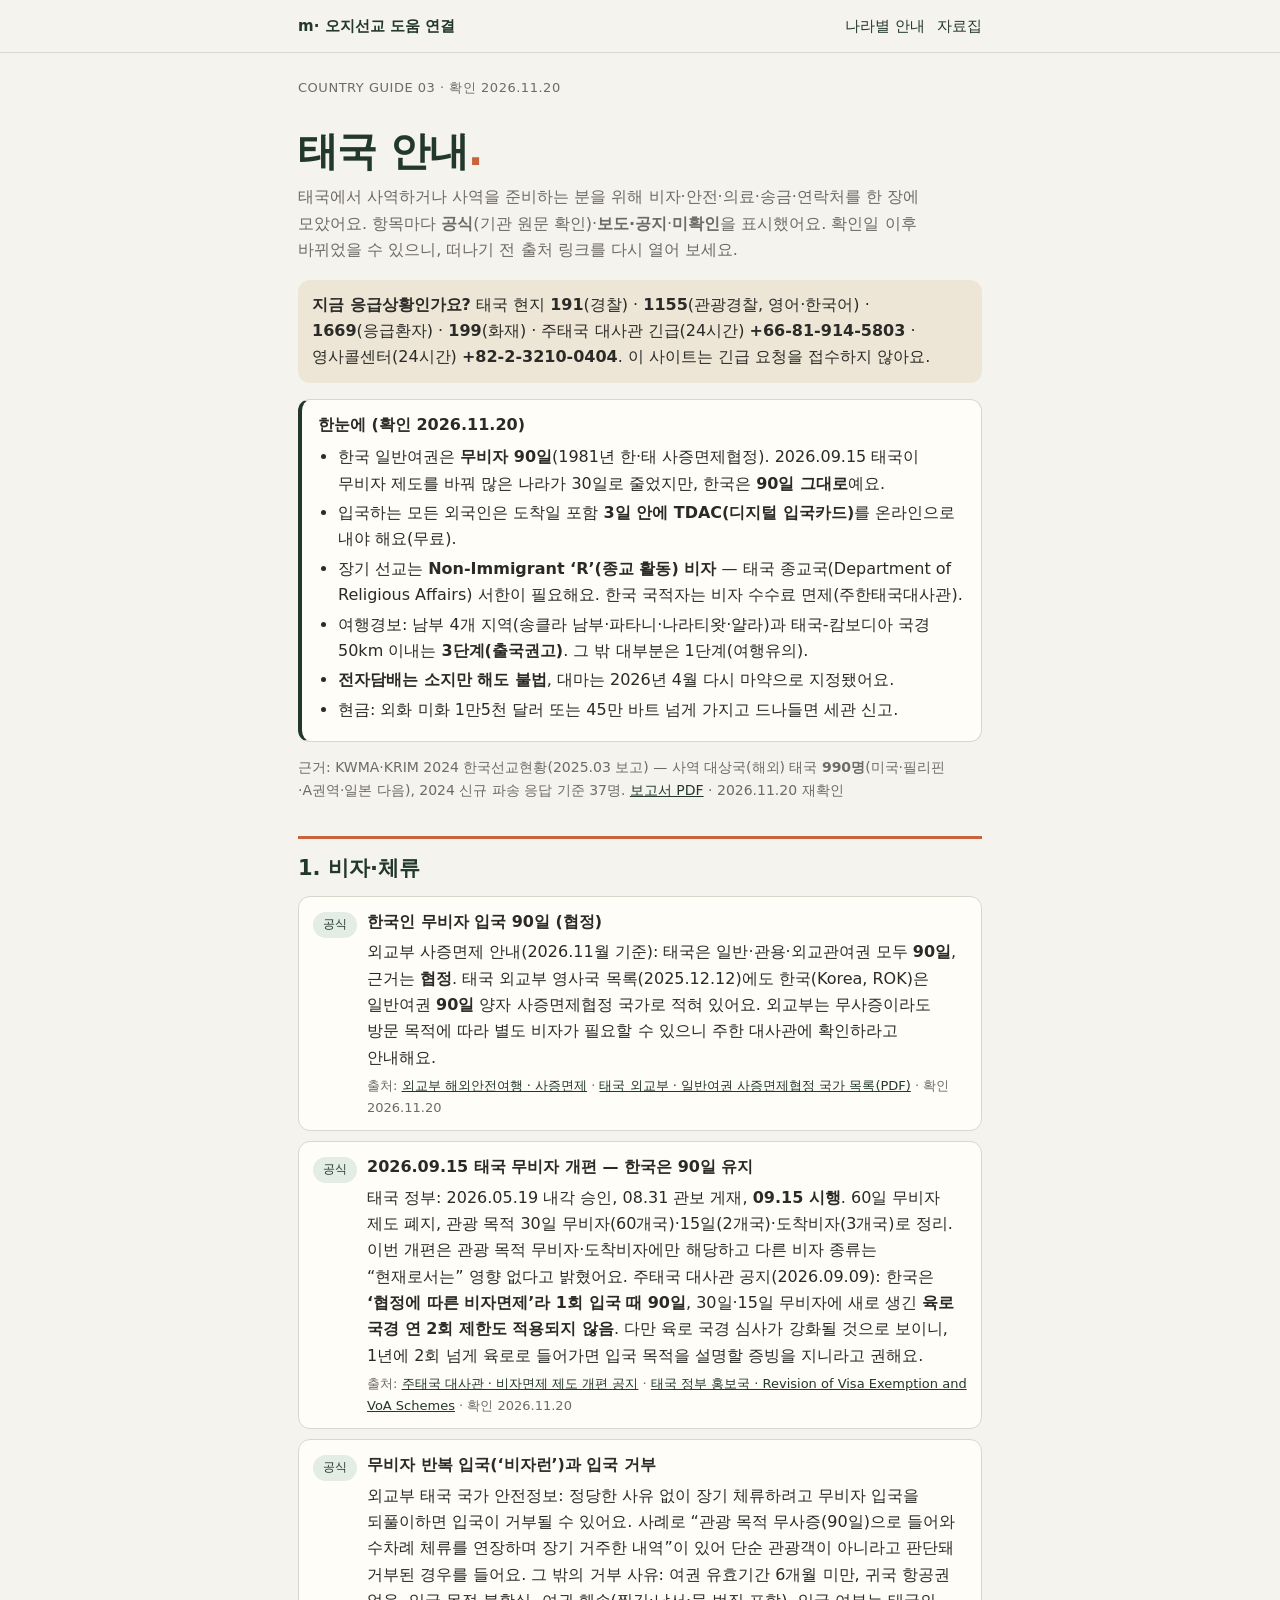
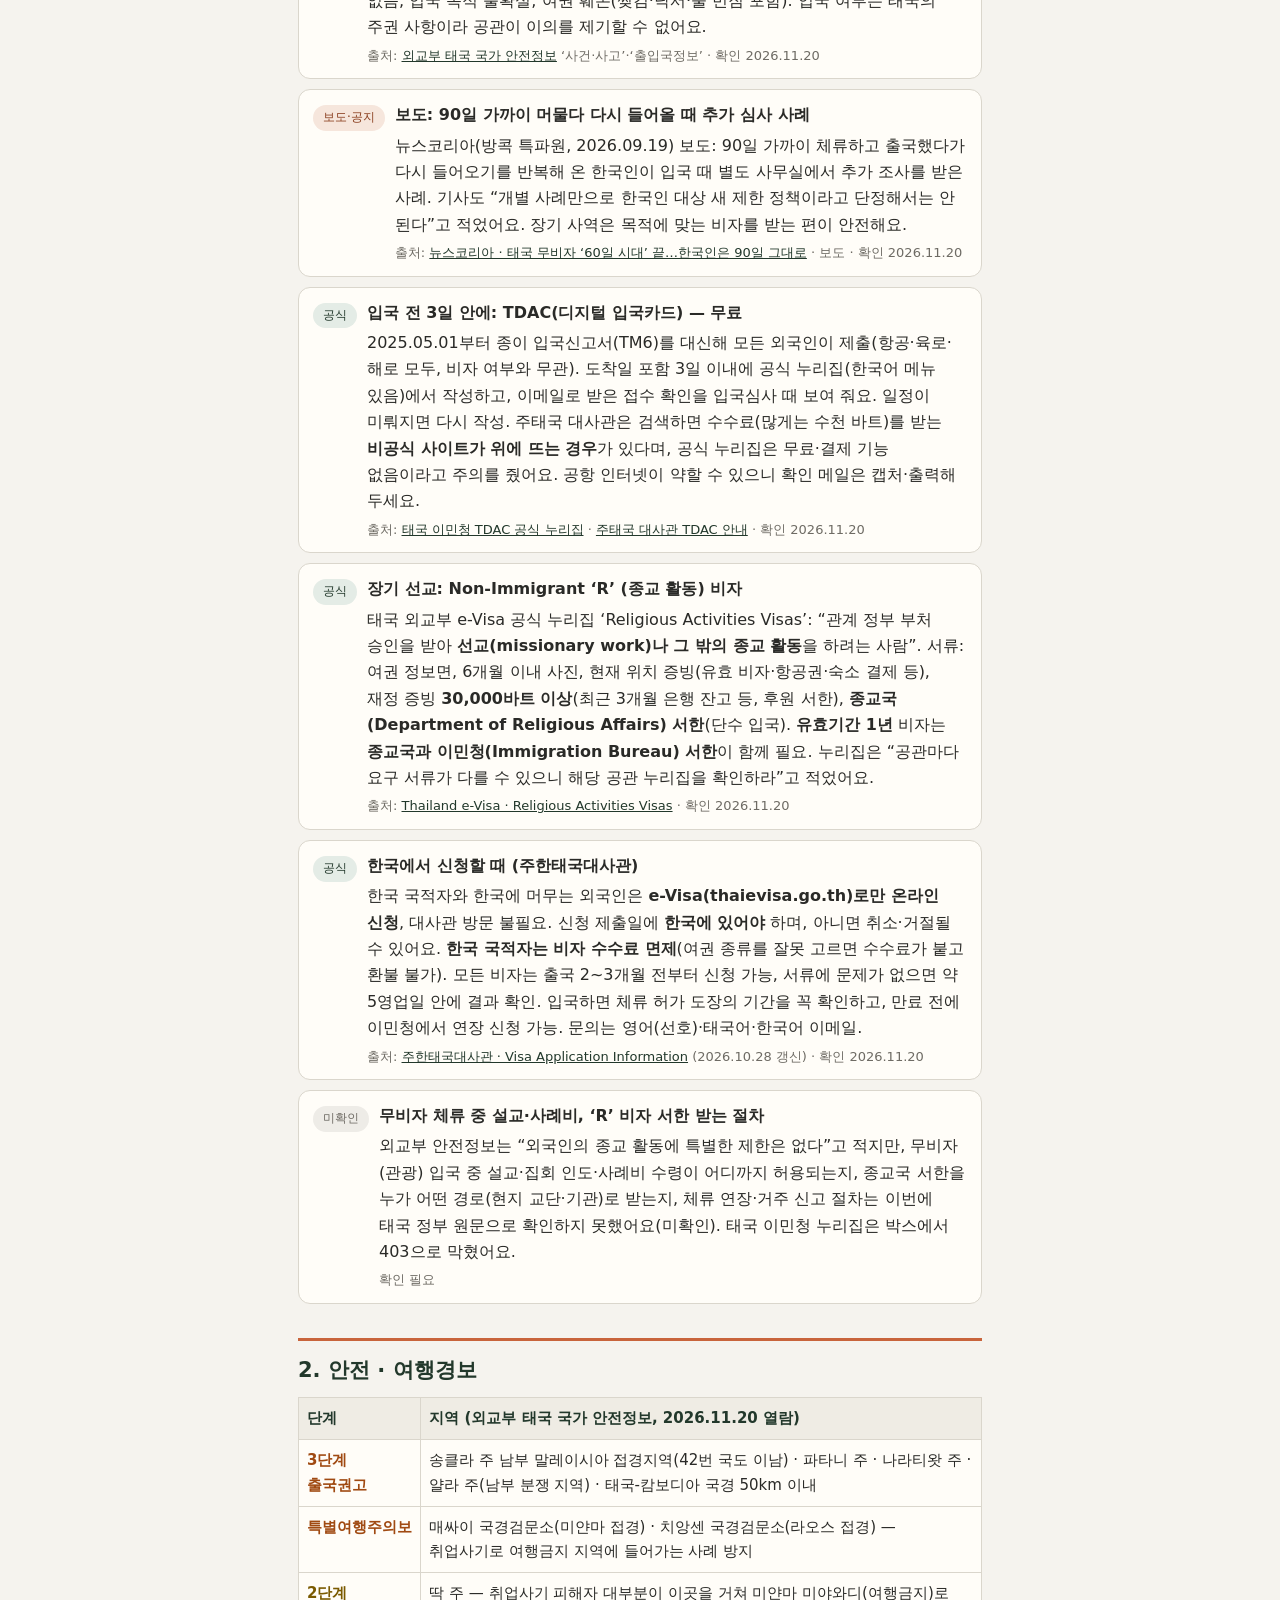
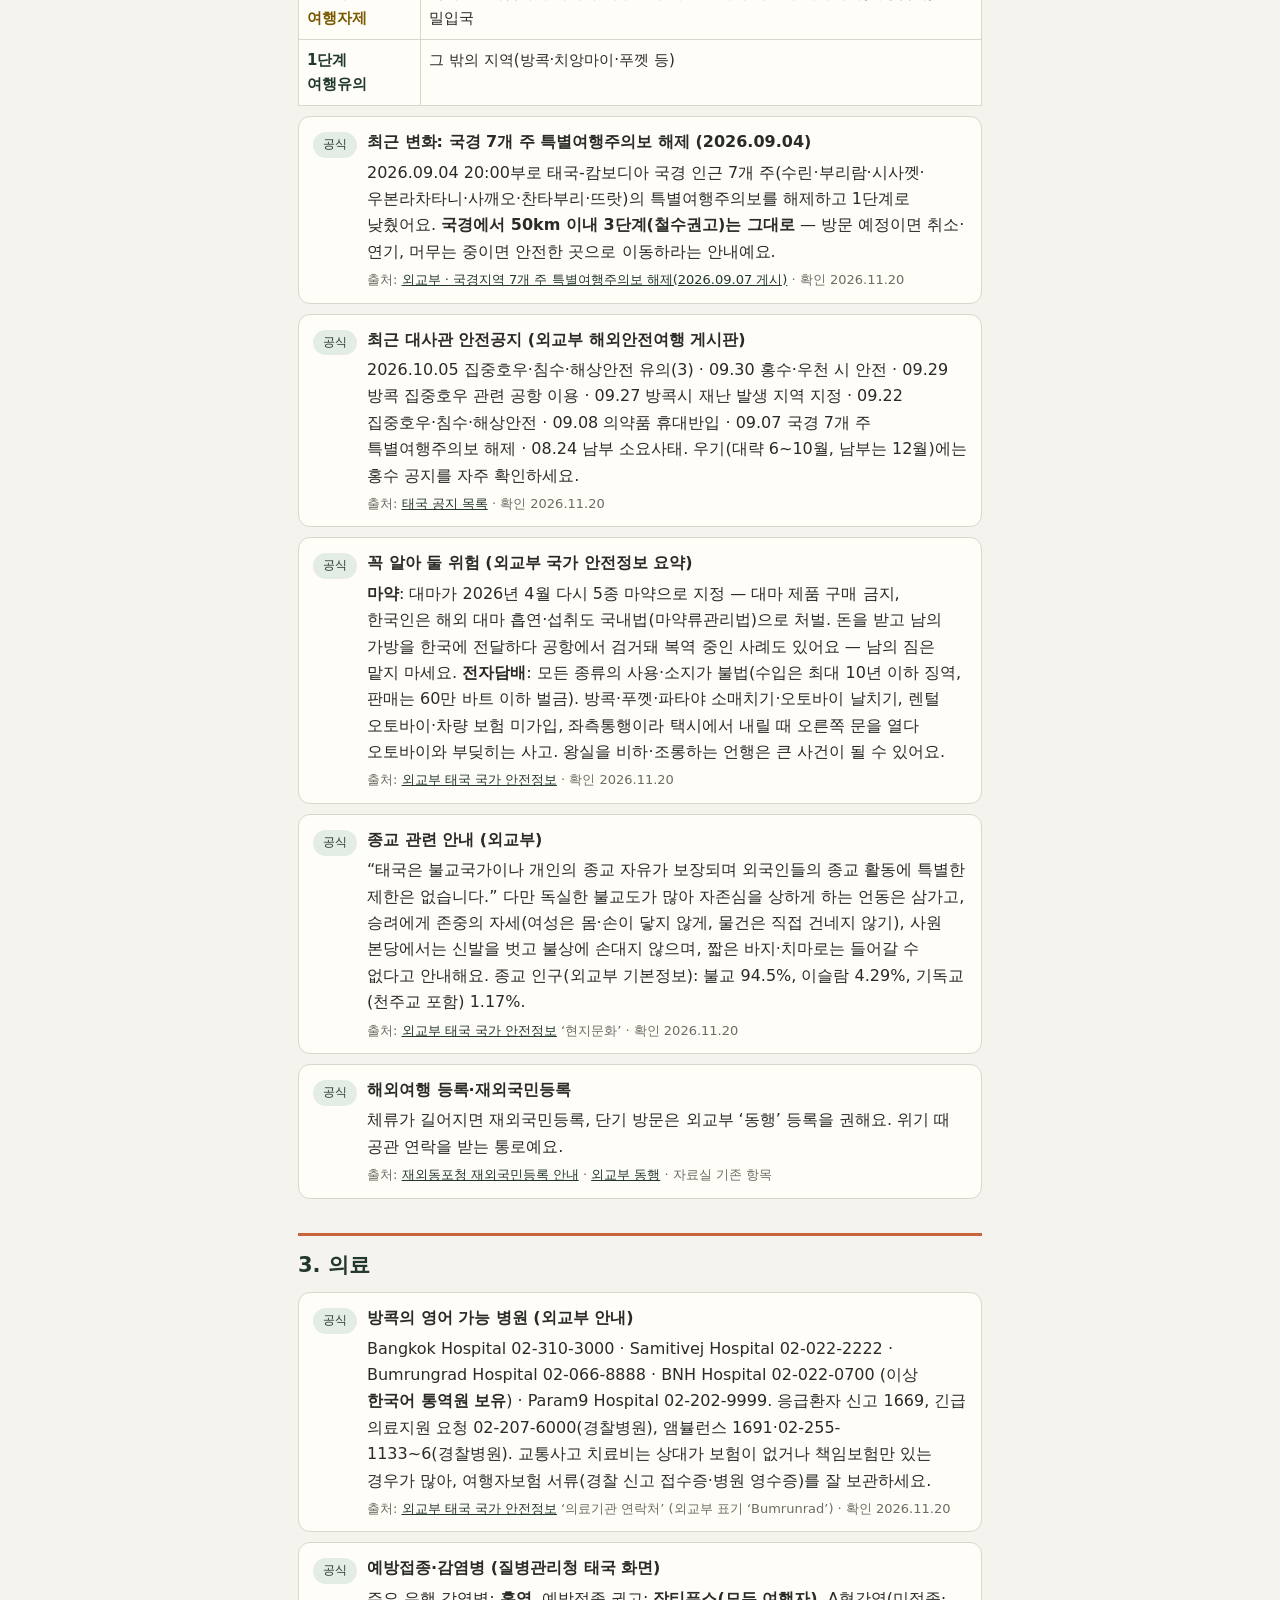
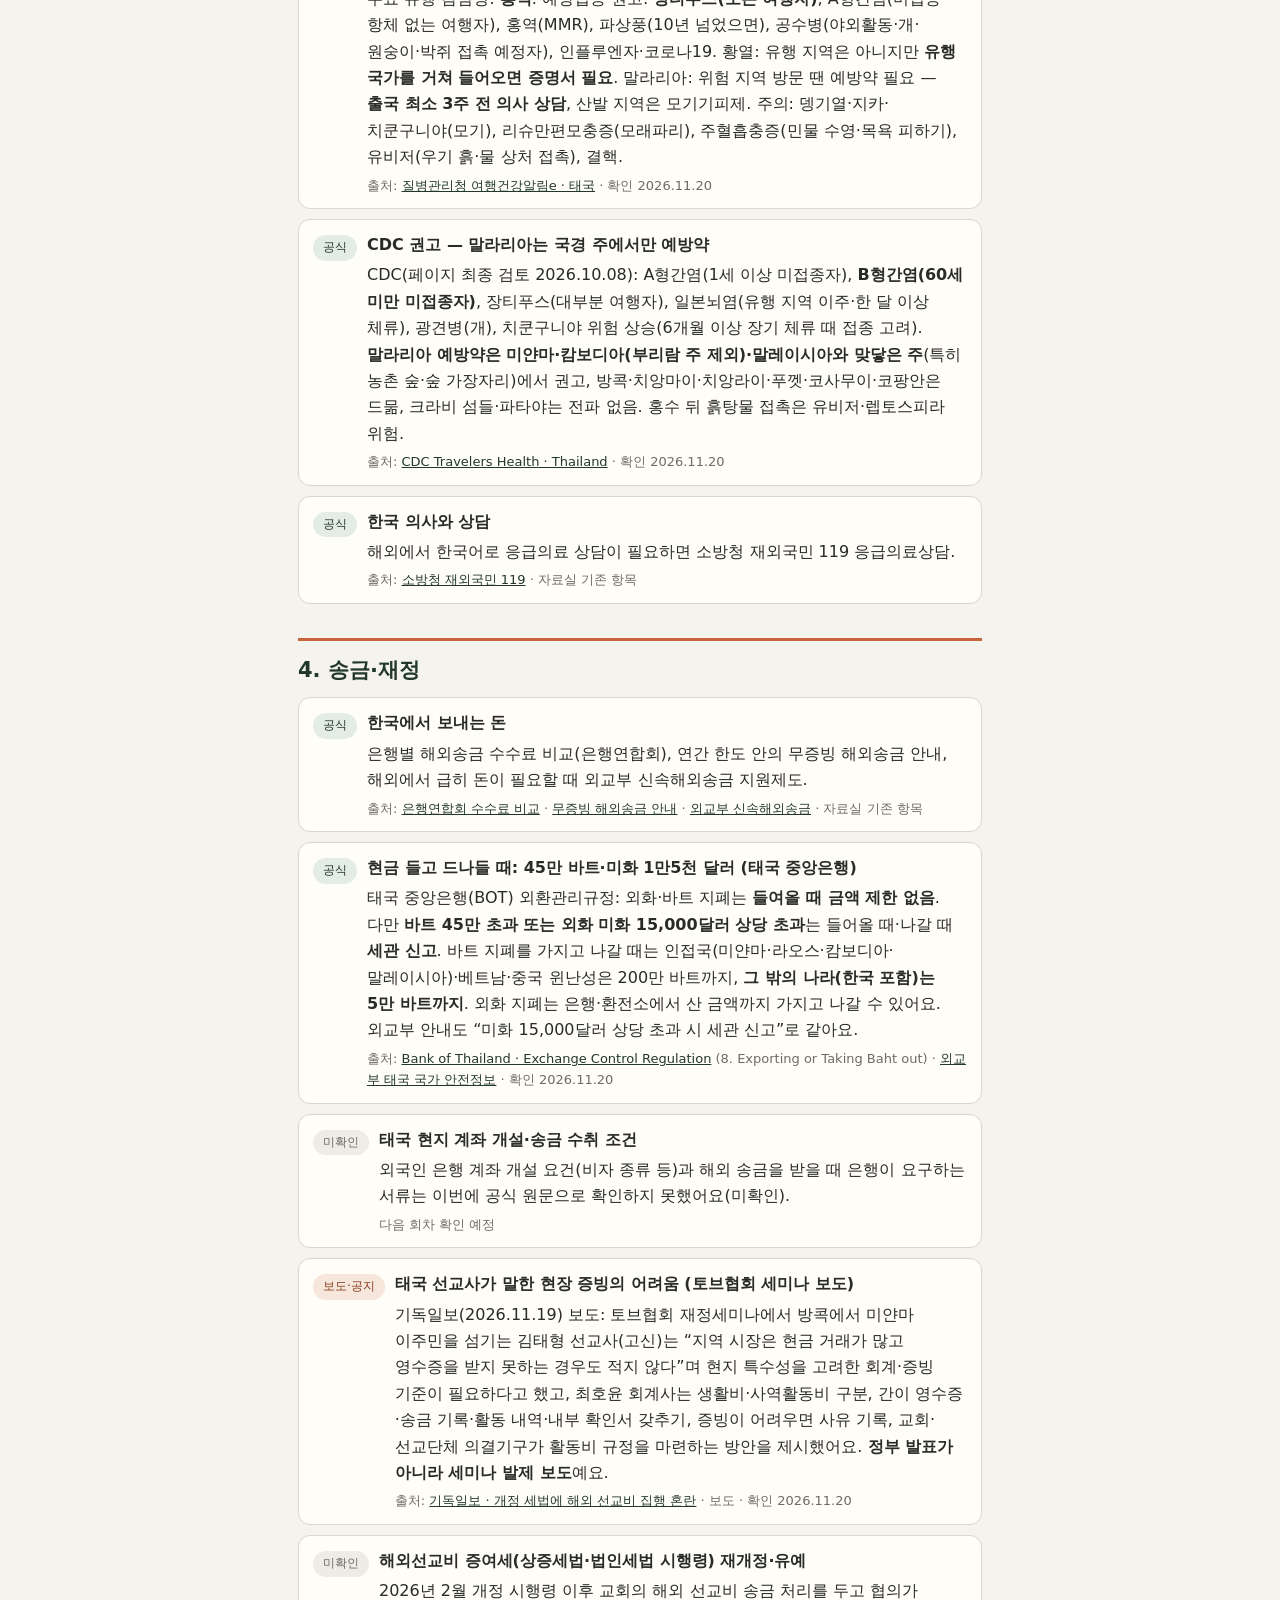
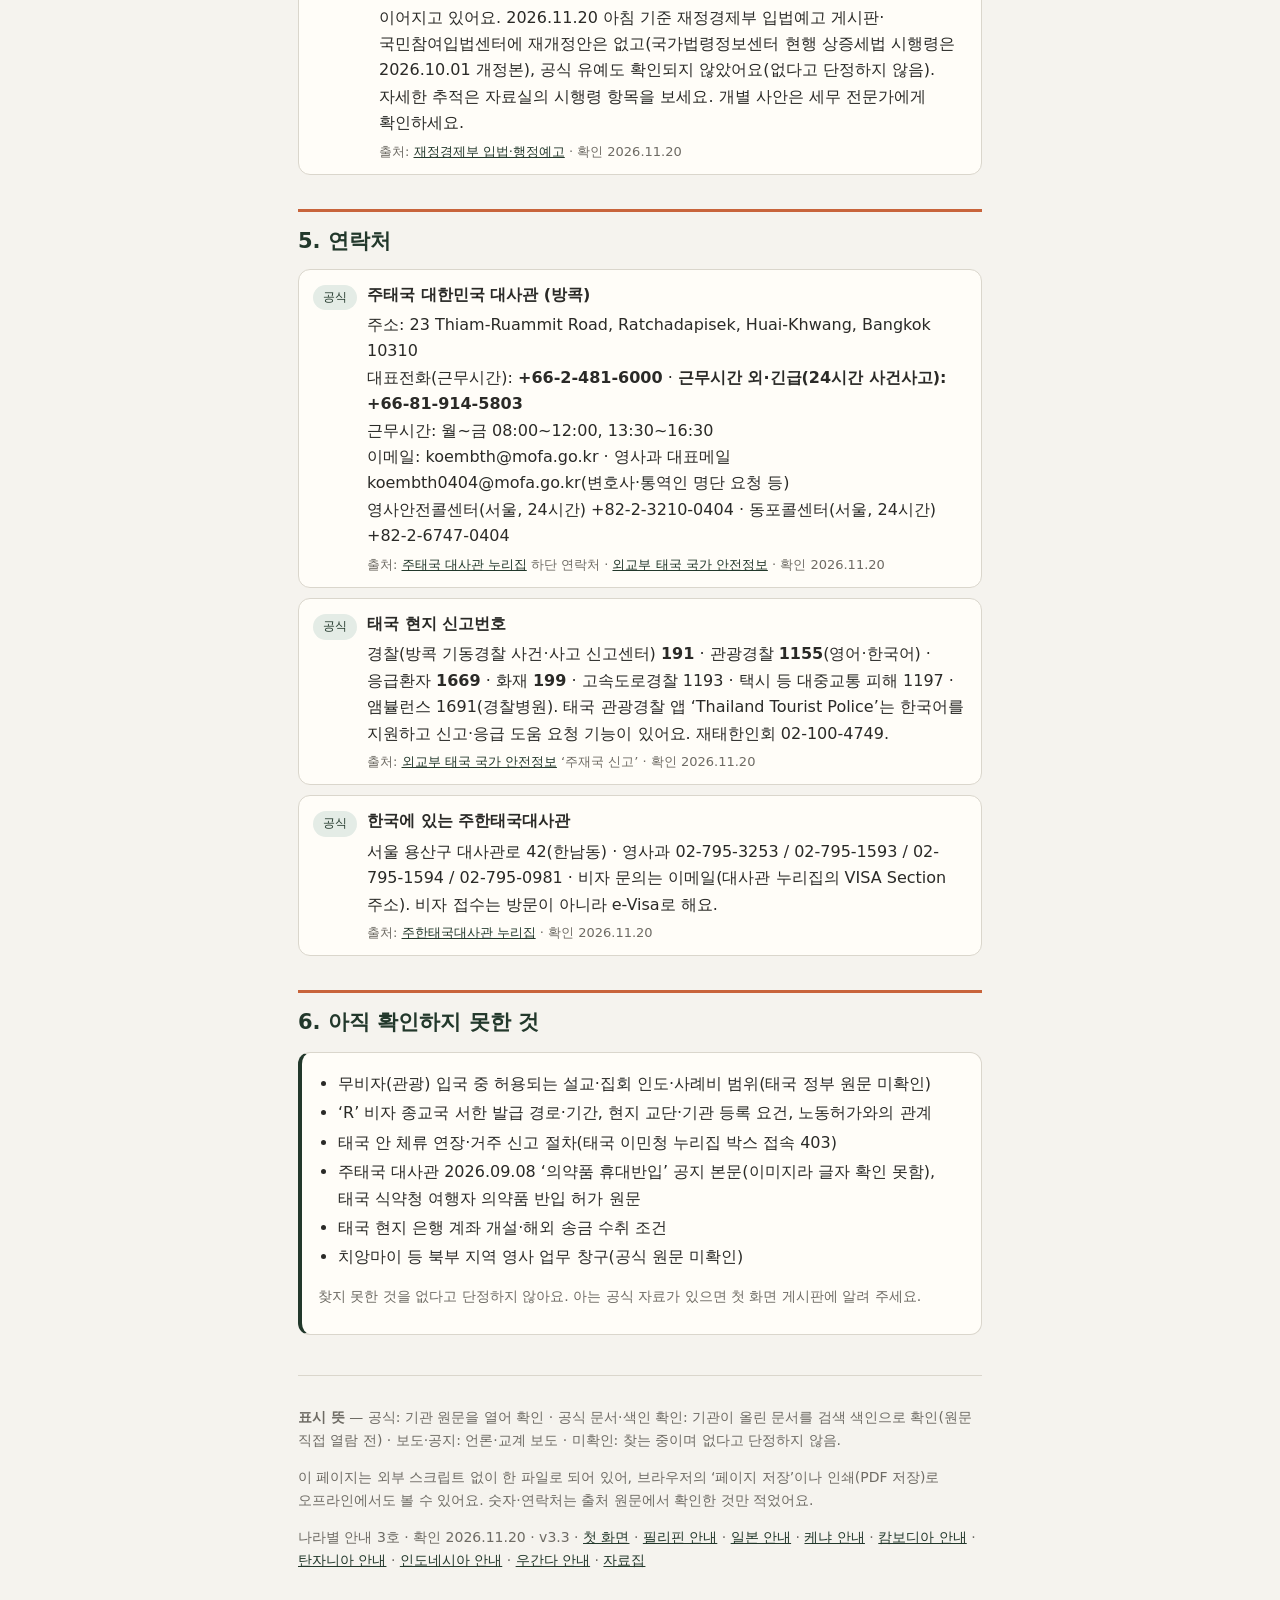
<file: country-thailand.html>
<!doctype html><html lang="ko"><head><meta charset="utf-8"><meta name="viewport" content="width=device-width,initial-scale=1"><title>태국 안내 · 나라별 안내 · 오지선교 도움 연결</title><meta name="description" content="태국 사역 준비: 무비자 90일·Non-Immigrant R(종교) 비자·TDAC·여행경보·의료·현금 신고·대사관 연락처 (공식/보도/미확인 표시, 확인일 2026.11.20)"><style>:root{--bg:#F5F3EE;--band:#EFECE4;--g:#22382B;--g2:#2F4A3A;--or:#C8643B;--tx:#2A2A27;--mu:#6E6B64;--ln:#DAD6CC;--emg:#EDE6D6;--card:#FFFDF8}
*{box-sizing:border-box}body{margin:0;background:var(--bg);color:var(--tx);font:16px/1.65 system-ui,-apple-system,"Apple SD Gothic Neo","Noto Sans KR",sans-serif;word-break:keep-all}
a{color:var(--g);word-break:break-all}.wrap{max-width:720px;margin:0 auto;padding:0 18px}
header{border-bottom:1px solid var(--ln);background:var(--bg)}header .wrap{display:flex;gap:12px;align-items:center;min-height:52px;flex-wrap:wrap}
header a{text-decoration:none;font-size:15px}.logo{font-weight:700;color:var(--g)}.sp{margin-left:auto}
h1{font-size:clamp(28px,6vw,40px);line-height:1.25;color:var(--g);margin:28px 0 8px;letter-spacing:-.02em}h1 .dot{color:var(--or)}
.eye{font-size:13px;color:var(--mu);letter-spacing:.04em;margin:24px 0 0}.lead{color:var(--mu);margin:0 0 16px}
h2{font-size:21px;color:var(--g);margin:34px 0 10px;padding-top:12px;border-top:3px solid var(--or)}
.emg{background:var(--emg);border-radius:12px;padding:12px 14px;margin:16px 0}
.box{background:var(--card);border:1px solid var(--ln);border-left:4px solid var(--g);border-radius:12px;padding:12px 16px;margin:12px 0}
.box ul{margin:6px 0;padding-left:20px}.box li{margin:3px 0}
.it{display:flex;gap:10px;align-items:flex-start;background:var(--card);border:1px solid var(--ln);border-radius:12px;padding:12px 14px;margin:10px 0}
.it p{margin:4px 0}.it small{display:block;color:var(--mu);font-size:13px}
.t{flex:none;font-size:12px;border-radius:99px;padding:2px 9px;margin-top:3px;white-space:nowrap;border:1px solid transparent}
.t.o{background:#E4ECE6;color:var(--g)}.t.c{background:#E4ECE6;color:var(--g);border-color:var(--g)}.t.p{background:#F6E6DC;color:#8A3E1E}.t.u{background:#EEECE7;color:var(--mu)}
table{width:100%;border-collapse:collapse;background:var(--card);font-size:15px;margin:8px 0}th,td{border:1px solid var(--ln);padding:8px;text-align:left;vertical-align:top}th{background:var(--band);color:var(--g);white-space:nowrap}
.l4{color:#8A1E1E;font-weight:700}.l3{color:#A04A12;font-weight:700}.l2{color:#7A5A00;font-weight:700}.l1{color:var(--g);font-weight:700}
.muted{color:var(--mu);font-size:14px}footer{margin:40px 0 0;border-top:1px solid var(--ln);padding:16px 0 40px;color:var(--mu);font-size:14px}
@media(max-width:480px){.it{flex-direction:column;gap:4px}th,td{padding:6px;font-size:14px}}
@media print{header .sp,header a:not(.logo){display:none}a{color:#000}.it,.box{break-inside:avoid}}</style></head><body><header><div class="wrap"><a class="logo" href="index.html">m· 오지선교 도움 연결</a><a class="sp" href="index.html#country">나라별 안내</a><a href="collection.html">자료집</a></div></header>
<main class="wrap">
<p class="eye">COUNTRY GUIDE 03 · 확인 2026.11.20</p>
<h1>태국 안내<span class="dot">.</span></h1>
<p class="lead">태국에서 사역하거나 사역을 준비하는 분을 위해 비자·안전·의료·송금·연락처를 한 장에 모았어요. 항목마다 <b>공식</b>(기관 원문 확인)·<b>보도·공지</b>·<b>미확인</b>을 표시했어요. 확인일 이후 바뀌었을 수 있으니, 떠나기 전 출처 링크를 다시 열어 보세요.</p>
<p class="emg"><b>지금 응급상황인가요?</b> 태국 현지 <b>191</b>(경찰) · <b>1155</b>(관광경찰, 영어·한국어) · <b>1669</b>(응급환자) · <b>199</b>(화재) · 주태국 대사관 긴급(24시간) <b>+66-81-914-5803</b> · 영사콜센터(24시간) <b>+82-2-3210-0404</b>. 이 사이트는 긴급 요청을 접수하지 않아요.</p>
<div class="box"><b>한눈에 (확인 2026.11.20)</b><ul>
<li>한국 일반여권은 <b>무비자 90일</b>(1981년 한·태 사증면제협정). 2026.09.15 태국이 무비자 제도를 바꿔 많은 나라가 30일로 줄었지만, 한국은 <b>90일 그대로</b>예요.</li>
<li>입국하는 모든 외국인은 도착일 포함 <b>3일 안에 TDAC(디지털 입국카드)</b>를 온라인으로 내야 해요(무료).</li>
<li>장기 선교는 <b>Non-Immigrant ‘R’(종교 활동) 비자</b> — 태국 종교국(Department of Religious Affairs) 서한이 필요해요. 한국 국적자는 비자 수수료 면제(주한태국대사관).</li>
<li>여행경보: 남부 4개 지역(송클라 남부·파타니·나라티왓·얄라)과 태국-캄보디아 국경 50km 이내는 <b>3단계(출국권고)</b>. 그 밖 대부분은 1단계(여행유의).</li>
<li><b>전자담배는 소지만 해도 불법</b>, 대마는 2026년 4월 다시 마약으로 지정됐어요.</li>
<li>현금: 외화 미화 1만5천 달러 또는 45만 바트 넘게 가지고 드나들면 세관 신고.</li></ul></div>
<p class="muted">근거: KWMA·KRIM 2024 한국선교현황(2025.03 보고) — 사역 대상국(해외) 태국 <b>990명</b>(미국·필리핀·A권역·일본 다음), 2024 신규 파송 응답 기준 37명. <a href="https://www.kwma.or.kr/files/2024%ED%95%9C%EA%B5%AD%EC%84%A0%EA%B5%90%ED%98%84%ED%99%A9%20%EB%B3%B4%EA%B3%A0%EC%84%9C%20%EC%B5%9C%EC%A2%85%ED%8C%90.pdf" target="_blank" rel="noopener noreferrer">보고서 PDF</a> · 2026.11.20 재확인</p>
<h2 id="visa">1. 비자·체류</h2>
<div class="it"><span class="t o">공식</span><div><b>한국인 무비자 입국 90일 (협정)</b><p>외교부 사증면제 안내(2026.11월 기준): 태국은 일반·관용·외교관여권 모두 <b>90일</b>, 근거는 <b>협정</b>. 태국 외교부 영사국 목록(2025.12.12)에도 한국(Korea, ROK)은 일반여권 <b>90일</b> 양자 사증면제협정 국가로 적혀 있어요. 외교부는 무사증이라도 방문 목적에 따라 별도 비자가 필요할 수 있으니 주한 대사관에 확인하라고 안내해요.</p><small>출처: <a href="https://www.0404.go.kr/bbs/contsPst/MST0000000000113/13/detail" target="_blank" rel="noopener noreferrer">외교부 해외안전여행 · 사증면제</a> · <a href="https://image.mfa.go.th/mfa/0/zE6021nSnu/%E0%B8%9A%E0%B8%A3%E0%B8%B4%E0%B8%81%E0%B8%B2%E0%B8%A3%E0%B8%9B%E0%B8%A3%E0%B8%B0%E0%B8%8A%E0%B8%B2%E0%B8%8A%E0%B8%99/Bilat_Ordinary.pdf" target="_blank" rel="noopener noreferrer">태국 외교부 · 일반여권 사증면제협정 국가 목록(PDF)</a> · 확인 2026.11.20</small></div></div>
<div class="it"><span class="t o">공식</span><div><b>2026.09.15 태국 무비자 개편 — 한국은 90일 유지</b><p>태국 정부: 2026.05.19 내각 승인, 08.31 관보 게재, <b>09.15 시행</b>. 60일 무비자 제도 폐지, 관광 목적 30일 무비자(60개국)·15일(2개국)·도착비자(3개국)로 정리. 이번 개편은 관광 목적 무비자·도착비자에만 해당하고 다른 비자 종류는 “현재로서는” 영향 없다고 밝혔어요. 주태국 대사관 공지(2026.09.09): 한국은 <b>‘협정에 따른 비자면제’라 1회 입국 때 90일</b>, 30일·15일 무비자에 새로 생긴 <b>육로 국경 연 2회 제한도 적용되지 않음</b>. 다만 육로 국경 심사가 강화될 것으로 보이니, 1년에 2회 넘게 육로로 들어가면 입국 목적을 설명할 증빙을 지니라고 권해요.</p><small>출처: <a href="https://overseas.mofa.go.kr/th-ko/brd/m_25795/view.do?seq=1347415" target="_blank" rel="noopener noreferrer">주태국 대사관 · 비자면제 제도 개편 공지</a> · <a href="https://thailand.prd.go.th/en/content/category/detail/id/52/iid/538547" target="_blank" rel="noopener noreferrer">태국 정부 홍보국 · Revision of Visa Exemption and VoA Schemes</a> · 확인 2026.11.20</small></div></div>
<div class="it"><span class="t o">공식</span><div><b>무비자 반복 입국(‘비자런’)과 입국 거부</b><p>외교부 태국 국가 안전정보: 정당한 사유 없이 장기 체류하려고 무비자 입국을 되풀이하면 입국이 거부될 수 있어요. 사례로 “관광 목적 무사증(90일)으로 들어와 수차례 체류를 연장하며 장기 거주한 내역”이 있어 단순 관광객이 아니라고 판단돼 거부된 경우를 들어요. 그 밖의 거부 사유: 여권 유효기간 6개월 미만, 귀국 항공권 없음, 입국 목적 불확실, 여권 훼손(찢김·낙서·물 번짐 포함). 입국 여부는 태국의 주권 사항이라 공관이 이의를 제기할 수 없어요.</p><small>출처: <a href="https://0404.go.kr/ntnSafetyInfo/260/detail" target="_blank" rel="noopener noreferrer">외교부 태국 국가 안전정보</a> ‘사건·사고’·‘출입국정보’ · 확인 2026.11.20</small></div></div>
<div class="it"><span class="t p">보도·공지</span><div><b>보도: 90일 가까이 머물다 다시 들어올 때 추가 심사 사례</b><p>뉴스코리아(방콕 특파원, 2026.09.19) 보도: 90일 가까이 체류하고 출국했다가 다시 들어오기를 반복해 온 한국인이 입국 때 별도 사무실에서 추가 조사를 받은 사례. 기사도 “개별 사례만으로 한국인 대상 새 제한 정책이라고 단정해서는 안 된다”고 적었어요. 장기 사역은 목적에 맞는 비자를 받는 편이 안전해요.</p><small>출처: <a href="https://www.newskorea.ne.kr/news/articleView.html?idxno=21519" target="_blank" rel="noopener noreferrer">뉴스코리아 · 태국 무비자 ‘60일 시대’ 끝…한국인은 90일 그대로</a> · 보도 · 확인 2026.11.20</small></div></div>
<div class="it"><span class="t o">공식</span><div><b>입국 전 3일 안에: TDAC(디지털 입국카드) — 무료</b><p>2025.05.01부터 종이 입국신고서(TM6)를 대신해 모든 외국인이 제출(항공·육로·해로 모두, 비자 여부와 무관). 도착일 포함 3일 이내에 공식 누리집(한국어 메뉴 있음)에서 작성하고, 이메일로 받은 접수 확인을 입국심사 때 보여 줘요. 일정이 미뤄지면 다시 작성. 주태국 대사관은 검색하면 수수료(많게는 수천 바트)를 받는 <b>비공식 사이트가 위에 뜨는 경우</b>가 있다며, 공식 누리집은 무료·결제 기능 없음이라고 주의를 줬어요. 공항 인터넷이 약할 수 있으니 확인 메일은 캡처·출력해 두세요.</p><small>출처: <a href="https://tdac.immigration.go.th/" target="_blank" rel="noopener noreferrer">태국 이민청 TDAC 공식 누리집</a> · <a href="https://overseas.mofa.go.kr/th-ko/brd/m_25795/view.do?seq=1347228" target="_blank" rel="noopener noreferrer">주태국 대사관 TDAC 안내</a> · 확인 2026.11.20</small></div></div>
<div class="it"><span class="t o">공식</span><div><b>장기 선교: Non-Immigrant ‘R’ (종교 활동) 비자</b><p>태국 외교부 e-Visa 공식 누리집 ‘Religious Activities Visas’: “관계 정부 부처 승인을 받아 <b>선교(missionary work)나 그 밖의 종교 활동</b>을 하려는 사람”. 서류: 여권 정보면, 6개월 이내 사진, 현재 위치 증빙(유효 비자·항공권·숙소 결제 등), 재정 증빙 <b>30,000바트 이상</b>(최근 3개월 은행 잔고 등, 후원 서한), <b>종교국(Department of Religious Affairs) 서한</b>(단수 입국). <b>유효기간 1년</b> 비자는 <b>종교국과 이민청(Immigration Bureau) 서한</b>이 함께 필요. 누리집은 “공관마다 요구 서류가 다를 수 있으니 해당 공관 누리집을 확인하라”고 적었어요.</p><small>출처: <a href="https://www.thaievisa.go.th/visa/non-immigrant-r" target="_blank" rel="noopener noreferrer">Thailand e-Visa · Religious Activities Visas</a> · 확인 2026.11.20</small></div></div>
<div class="it"><span class="t o">공식</span><div><b>한국에서 신청할 때 (주한태국대사관)</b><p>한국 국적자와 한국에 머무는 외국인은 <b>e-Visa(thaievisa.go.th)로만 온라인 신청</b>, 대사관 방문 불필요. 신청 제출일에 <b>한국에 있어야</b> 하며, 아니면 취소·거절될 수 있어요. <b>한국 국적자는 비자 수수료 면제</b>(여권 종류를 잘못 고르면 수수료가 붙고 환불 불가). 모든 비자는 출국 2~3개월 전부터 신청 가능, 서류에 문제가 없으면 약 5영업일 안에 결과 확인. 입국하면 체류 허가 도장의 기간을 꼭 확인하고, 만료 전에 이민청에서 연장 신청 가능. 문의는 영어(선호)·태국어·한국어 이메일.</p><small>출처: <a href="https://seoul.thaiembassy.org/en/publicservice/visa-application-information" target="_blank" rel="noopener noreferrer">주한태국대사관 · Visa Application Information</a> (2026.10.28 갱신) · 확인 2026.11.20</small></div></div>
<div class="it"><span class="t u">미확인</span><div><b>무비자 체류 중 설교·사례비, ‘R’ 비자 서한 받는 절차</b><p>외교부 안전정보는 “외국인의 종교 활동에 특별한 제한은 없다”고 적지만, 무비자(관광) 입국 중 설교·집회 인도·사례비 수령이 어디까지 허용되는지, 종교국 서한을 누가 어떤 경로(현지 교단·기관)로 받는지, 체류 연장·거주 신고 절차는 이번에 태국 정부 원문으로 확인하지 못했어요(미확인). 태국 이민청 누리집은 박스에서 403으로 막혔어요.</p><small>확인 필요</small></div></div>
<h2 id="safety">2. 안전 · 여행경보</h2>
<table><tr><th>단계</th><th>지역 (외교부 태국 국가 안전정보, 2026.11.20 열람)</th></tr>
<tr><td class="l3">3단계 출국권고</td><td>송클라 주 남부 말레이시아 접경지역(42번 국도 이남) · 파타니 주 · 나라티왓 주 · 얄라 주(남부 분쟁 지역) · 태국-캄보디아 국경 50km 이내</td></tr>
<tr><td class="l3">특별여행주의보</td><td>매싸이 국경검문소(미얀마 접경) · 치앙센 국경검문소(라오스 접경) — 취업사기로 여행금지 지역에 들어가는 사례 방지</td></tr>
<tr><td class="l2">2단계 여행자제</td><td>딱 주 — 취업사기 피해자 대부분이 이곳을 거쳐 미얀마 미야와디(여행금지)로 밀입국</td></tr>
<tr><td class="l1">1단계 여행유의</td><td>그 밖의 지역(방콕·치앙마이·푸껫 등)</td></tr></table>
<div class="it"><span class="t o">공식</span><div><b>최근 변화: 국경 7개 주 특별여행주의보 해제 (2026.09.04)</b><p>2026.09.04 20:00부로 태국-캄보디아 국경 인근 7개 주(수린·부리람·시사껫·우본라차타니·사깨오·찬타부리·뜨랏)의 특별여행주의보를 해제하고 1단계로 낮췄어요. <b>국경에서 50km 이내 3단계(철수권고)는 그대로</b> — 방문 예정이면 취소·연기, 머무는 중이면 안전한 곳으로 이동하라는 안내예요.</p><small>출처: <a href="https://0404.go.kr/bbs/embsyNtc/1280565/detail?ntnCd=260" target="_blank" rel="noopener noreferrer">외교부 · 국경지역 7개 주 특별여행주의보 해제(2026.09.07 게시)</a> · 확인 2026.11.20</small></div></div>
<div class="it"><span class="t o">공식</span><div><b>최근 대사관 안전공지 (외교부 해외안전여행 게시판)</b><p>2026.10.05 집중호우·침수·해상안전 유의(3) · 09.30 홍수·우천 시 안전 · 09.29 방콕 집중호우 관련 공항 이용 · 09.27 방콕시 재난 발생 지역 지정 · 09.22 집중호우·침수·해상안전 · 09.08 의약품 휴대반입 · 09.07 국경 7개 주 특별여행주의보 해제 · 08.24 남부 소요사태. 우기(대략 6~10월, 남부는 12월)에는 홍수 공지를 자주 확인하세요.</p><small>출처: <a href="https://0404.go.kr/bbs/embsyNtc/list?ntnCd=260" target="_blank" rel="noopener noreferrer">태국 공지 목록</a> · 확인 2026.11.20</small></div></div>
<div class="it"><span class="t o">공식</span><div><b>꼭 알아 둘 위험 (외교부 국가 안전정보 요약)</b><p><b>마약</b>: 대마가 2026년 4월 다시 5종 마약으로 지정 — 대마 제품 구매 금지, 한국인은 해외 대마 흡연·섭취도 국내법(마약류관리법)으로 처벌. 돈을 받고 남의 가방을 한국에 전달하다 공항에서 검거돼 복역 중인 사례도 있어요 — 남의 짐은 맡지 마세요. <b>전자담배</b>: 모든 종류의 사용·소지가 불법(수입은 최대 10년 이하 징역, 판매는 60만 바트 이하 벌금). 방콕·푸껫·파타야 소매치기·오토바이 날치기, 렌털 오토바이·차량 보험 미가입, 좌측통행이라 택시에서 내릴 때 오른쪽 문을 열다 오토바이와 부딪히는 사고. 왕실을 비하·조롱하는 언행은 큰 사건이 될 수 있어요.</p><small>출처: <a href="https://0404.go.kr/ntnSafetyInfo/260/detail" target="_blank" rel="noopener noreferrer">외교부 태국 국가 안전정보</a> · 확인 2026.11.20</small></div></div>
<div class="it"><span class="t o">공식</span><div><b>종교 관련 안내 (외교부)</b><p>“태국은 불교국가이나 개인의 종교 자유가 보장되며 외국인들의 종교 활동에 특별한 제한은 없습니다.” 다만 독실한 불교도가 많아 자존심을 상하게 하는 언동은 삼가고, 승려에게 존중의 자세(여성은 몸·손이 닿지 않게, 물건은 직접 건네지 않기), 사원 본당에서는 신발을 벗고 불상에 손대지 않으며, 짧은 바지·치마로는 들어갈 수 없다고 안내해요. 종교 인구(외교부 기본정보): 불교 94.5%, 이슬람 4.29%, 기독교(천주교 포함) 1.17%.</p><small>출처: <a href="https://0404.go.kr/ntnSafetyInfo/260/detail" target="_blank" rel="noopener noreferrer">외교부 태국 국가 안전정보</a> ‘현지문화’ · 확인 2026.11.20</small></div></div>
<div class="it"><span class="t o">공식</span><div><b>해외여행 등록·재외국민등록</b><p>체류가 길어지면 재외국민등록, 단기 방문은 외교부 ‘동행’ 등록을 권해요. 위기 때 공관 연락을 받는 통로예요.</p><small>출처: <a href="https://www.oka.go.kr/web/content.do?menu_cd=000050" target="_blank" rel="noopener noreferrer">재외동포청 재외국민등록 안내</a> · <a href="https://0404.go.kr/bbs/contsPst/MST0000000000103/3/detail" target="_blank" rel="noopener noreferrer">외교부 동행</a> · 자료실 기존 항목</small></div></div>
<h2 id="health">3. 의료</h2>
<div class="it"><span class="t o">공식</span><div><b>방콕의 영어 가능 병원 (외교부 안내)</b><p>Bangkok Hospital 02-310-3000 · Samitivej Hospital 02-022-2222 · Bumrungrad Hospital 02-066-8888 · BNH Hospital 02-022-0700 (이상 <b>한국어 통역원 보유</b>) · Param9 Hospital 02-202-9999. 응급환자 신고 1669, 긴급 의료지원 요청 02-207-6000(경찰병원), 앰뷸런스 1691·02-255-1133~6(경찰병원). 교통사고 치료비는 상대가 보험이 없거나 책임보험만 있는 경우가 많아, 여행자보험 서류(경찰 신고 접수증·병원 영수증)를 잘 보관하세요.</p><small>출처: <a href="https://0404.go.kr/ntnSafetyInfo/260/detail" target="_blank" rel="noopener noreferrer">외교부 태국 국가 안전정보</a> ‘의료기관 연락처’ (외교부 표기 ‘Bumrunrad’) · 확인 2026.11.20</small></div></div>
<div class="it"><span class="t o">공식</span><div><b>예방접종·감염병 (질병관리청 태국 화면)</b><p>주요 유행 감염병: <b>홍역</b>. 예방접종 권고: <b>장티푸스(모든 여행자)</b>, A형간염(미접종·항체 없는 여행자), 홍역(MMR), 파상풍(10년 넘었으면), 공수병(야외활동·개·원숭이·박쥐 접촉 예정자), 인플루엔자·코로나19. 황열: 유행 지역은 아니지만 <b>유행 국가를 거쳐 들어오면 증명서 필요</b>. 말라리아: 위험 지역 방문 땐 예방약 필요 — <b>출국 최소 3주 전 의사 상담</b>, 산발 지역은 모기기피제. 주의: 뎅기열·지카·치쿤구니야(모기), 리슈만편모충증(모래파리), 주혈흡충증(민물 수영·목욕 피하기), 유비저(우기 흙·물 상처 접촉), 결핵.</p><small>출처: <a href="https://travelhealth.kdca.go.kr/travel/nqs/searchResult.do?name=%ED%83%9C%EA%B5%AD&amp;search_nm=%ED%83%9C%EA%B5%AD" target="_blank" rel="noopener noreferrer">질병관리청 여행건강알림e · 태국</a> · 확인 2026.11.20</small></div></div>
<div class="it"><span class="t o">공식</span><div><b>CDC 권고 — 말라리아는 국경 주에서만 예방약</b><p>CDC(페이지 최종 검토 2026.10.08): A형간염(1세 이상 미접종자), <b>B형간염(60세 미만 미접종자)</b>, 장티푸스(대부분 여행자), 일본뇌염(유행 지역 이주·한 달 이상 체류), 광견병(개), 치쿤구니야 위험 상승(6개월 이상 장기 체류 때 접종 고려). <b>말라리아 예방약은 미얀마·캄보디아(부리람 주 제외)·말레이시아와 맞닿은 주</b>(특히 농촌 숲·숲 가장자리)에서 권고, 방콕·치앙마이·치앙라이·푸껫·코사무이·코팡안은 드묾, 크라비 섬들·파타야는 전파 없음. 홍수 뒤 흙탕물 접촉은 유비저·렙토스피라 위험.</p><small>출처: <a href="https://wwwnc.cdc.gov/travel/destinations/traveler/none/thailand" target="_blank" rel="noopener noreferrer">CDC Travelers Health · Thailand</a> · 확인 2026.11.20</small></div></div>
<div class="it"><span class="t o">공식</span><div><b>한국 의사와 상담</b><p>해외에서 한국어로 응급의료 상담이 필요하면 소방청 재외국민 119 응급의료상담.</p><small>출처: <a href="https://www.119.go.kr/Center119/Foreign.do" target="_blank" rel="noopener noreferrer">소방청 재외국민 119</a> · 자료실 기존 항목</small></div></div>
<h2 id="money">4. 송금·재정</h2>
<div class="it"><span class="t o">공식</span><div><b>한국에서 보내는 돈</b><p>은행별 해외송금 수수료 비교(은행연합회), 연간 한도 안의 무증빙 해외송금 안내, 해외에서 급히 돈이 필요할 때 외교부 신속해외송금 지원제도.</p><small>출처: <a href="https://portal.kfb.or.kr/compare/commission_exchange.php" target="_blank" rel="noopener noreferrer">은행연합회 수수료 비교</a> · <a href="https://exchange.kfb.or.kr/page/exchange02.php" target="_blank" rel="noopener noreferrer">무증빙 해외송금 안내</a> · <a href="https://www.0404.go.kr/bbs/contsPst/MST0000000000107/7/detail" target="_blank" rel="noopener noreferrer">외교부 신속해외송금</a> · 자료실 기존 항목</small></div></div>
<div class="it"><span class="t o">공식</span><div><b>현금 들고 드나들 때: 45만 바트·미화 1만5천 달러 (태국 중앙은행)</b><p>태국 중앙은행(BOT) 외환관리규정: 외화·바트 지폐는 <b>들여올 때 금액 제한 없음</b>. 다만 <b>바트 45만 초과 또는 외화 미화 15,000달러 상당 초과</b>는 들어올 때·나갈 때 <b>세관 신고</b>. 바트 지폐를 가지고 나갈 때는 인접국(미얀마·라오스·캄보디아·말레이시아)·베트남·중국 윈난성은 200만 바트까지, <b>그 밖의 나라(한국 포함)는 5만 바트까지</b>. 외화 지폐는 은행·환전소에서 산 금액까지 가지고 나갈 수 있어요. 외교부 안내도 “미화 15,000달러 상당 초과 시 세관 신고”로 같아요.</p><small>출처: <a href="https://www.bot.or.th/en/our-roles/financial-markets/foreign-exchange-regulations/exchange-control-regulation.html" target="_blank" rel="noopener noreferrer">Bank of Thailand · Exchange Control Regulation</a> (8. Exporting or Taking Baht out) · <a href="https://0404.go.kr/ntnSafetyInfo/260/detail" target="_blank" rel="noopener noreferrer">외교부 태국 국가 안전정보</a> · 확인 2026.11.20</small></div></div>
<div class="it"><span class="t u">미확인</span><div><b>태국 현지 계좌 개설·송금 수취 조건</b><p>외국인 은행 계좌 개설 요건(비자 종류 등)과 해외 송금을 받을 때 은행이 요구하는 서류는 이번에 공식 원문으로 확인하지 못했어요(미확인).</p><small>다음 회차 확인 예정</small></div></div>
<div class="it"><span class="t p">보도·공지</span><div><b>태국 선교사가 말한 현장 증빙의 어려움 (토브협회 세미나 보도)</b><p>기독일보(2026.11.19) 보도: 토브협회 재정세미나에서 방콕에서 미얀마 이주민을 섬기는 김태형 선교사(고신)는 “지역 시장은 현금 거래가 많고 영수증을 받지 못하는 경우도 적지 않다”며 현지 특수성을 고려한 회계·증빙 기준이 필요하다고 했고, 최호윤 회계사는 생활비·사역활동비 구분, 간이 영수증·송금 기록·활동 내역·내부 확인서 갖추기, 증빙이 어려우면 사유 기록, 교회·선교단체 의결기구가 활동비 규정을 마련하는 방안을 제시했어요. <b>정부 발표가 아니라 세미나 발제 보도</b>예요.</p><small>출처: <a href="https://www.christiandaily.co.kr/news/167646" target="_blank" rel="noopener noreferrer">기독일보 · 개정 세법에 해외 선교비 집행 혼란</a> · 보도 · 확인 2026.11.20</small></div></div>
<div class="it"><span class="t u">미확인</span><div><b>해외선교비 증여세(상증세법·법인세법 시행령) 재개정·유예</b><p>2026년 2월 개정 시행령 이후 교회의 해외 선교비 송금 처리를 두고 협의가 이어지고 있어요. 2026.11.20 아침 기준 재정경제부 입법예고 게시판·국민참여입법센터에 재개정안은 없고(국가법령정보센터 현행 상증세법 시행령은 2026.10.01 개정본), 공식 유예도 확인되지 않았어요(없다고 단정하지 않음). 자세한 추적은 자료실의 시행령 항목을 보세요. 개별 사안은 세무 전문가에게 확인하세요.</p><small>출처: <a href="https://mofe.go.kr/lw/lap/TbPrvntcList.do?bbsId=MOSFBBS_000000000055&amp;menuNo=7050300" target="_blank" rel="noopener noreferrer">재정경제부 입법·행정예고</a> · 확인 2026.11.20</small></div></div>
<h2 id="contact">5. 연락처</h2>
<div class="it"><span class="t o">공식</span><div><b>주태국 대한민국 대사관 (방콕)</b><p>주소: 23 Thiam-Ruammit Road, Ratchadapisek, Huai-Khwang, Bangkok 10310<br>대표전화(근무시간): <b>+66-2-481-6000</b> · <b>근무시간 외·긴급(24시간 사건사고): +66-81-914-5803</b><br>근무시간: 월~금 08:00~12:00, 13:30~16:30<br>이메일: koembth@mofa.go.kr · 영사과 대표메일 koembth0404@mofa.go.kr(변호사·통역인 명단 요청 등)<br>영사안전콜센터(서울, 24시간) +82-2-3210-0404 · 동포콜센터(서울, 24시간) +82-2-6747-0404</p><small>출처: <a href="https://overseas.mofa.go.kr/th-ko/brd/m_25795/view.do?seq=1347415" target="_blank" rel="noopener noreferrer">주태국 대사관 누리집</a> 하단 연락처 · <a href="https://0404.go.kr/ntnSafetyInfo/260/detail" target="_blank" rel="noopener noreferrer">외교부 태국 국가 안전정보</a> · 확인 2026.11.20</small></div></div>
<div class="it"><span class="t o">공식</span><div><b>태국 현지 신고번호</b><p>경찰(방콕 기동경찰 사건·사고 신고센터) <b>191</b> · 관광경찰 <b>1155</b>(영어·한국어) · 응급환자 <b>1669</b> · 화재 <b>199</b> · 고속도로경찰 1193 · 택시 등 대중교통 피해 1197 · 앰뷸런스 1691(경찰병원). 태국 관광경찰 앱 ‘Thailand Tourist Police’는 한국어를 지원하고 신고·응급 도움 요청 기능이 있어요. 재태한인회 02-100-4749.</p><small>출처: <a href="https://0404.go.kr/ntnSafetyInfo/260/detail" target="_blank" rel="noopener noreferrer">외교부 태국 국가 안전정보</a> ‘주재국 신고’ · 확인 2026.11.20</small></div></div>
<div class="it"><span class="t o">공식</span><div><b>한국에 있는 주한태국대사관</b><p>서울 용산구 대사관로 42(한남동) · 영사과 02-795-3253 / 02-795-1593 / 02-795-1594 / 02-795-0981 · 비자 문의는 이메일(대사관 누리집의 VISA Section 주소). 비자 접수는 방문이 아니라 e-Visa로 해요.</p><small>출처: <a href="https://seoul.thaiembassy.org/en/publicservice/visa-application-information" target="_blank" rel="noopener noreferrer">주한태국대사관 누리집</a> · 확인 2026.11.20</small></div></div>
<h2 id="todo">6. 아직 확인하지 못한 것</h2><div class="box"><ul><li>무비자(관광) 입국 중 허용되는 설교·집회 인도·사례비 범위(태국 정부 원문 미확인)</li><li>‘R’ 비자 종교국 서한 발급 경로·기간, 현지 교단·기관 등록 요건, 노동허가와의 관계</li><li>태국 안 체류 연장·거주 신고 절차(태국 이민청 누리집 박스 접속 403)</li><li>주태국 대사관 2026.09.08 ‘의약품 휴대반입’ 공지 본문(이미지라 글자 확인 못함), 태국 식약청 여행자 의약품 반입 허가 원문</li><li>태국 현지 은행 계좌 개설·해외 송금 수취 조건</li><li>치앙마이 등 북부 지역 영사 업무 창구(공식 원문 미확인)</li></ul><p class="muted">찾지 못한 것을 없다고 단정하지 않아요. 아는 공식 자료가 있으면 첫 화면 게시판에 알려 주세요.</p></div>
<footer><p><b>표시 뜻</b> — 공식: 기관 원문을 열어 확인 · 공식 문서·색인 확인: 기관이 올린 문서를 검색 색인으로 확인(원문 직접 열람 전) · 보도·공지: 언론·교계 보도 · 미확인: 찾는 중이며 없다고 단정하지 않음.</p>
<p>이 페이지는 외부 스크립트 없이 한 파일로 되어 있어, 브라우저의 ‘페이지 저장’이나 인쇄(PDF 저장)로 오프라인에서도 볼 수 있어요. 숫자·연락처는 출처 원문에서 확인한 것만 적었어요.</p>
<p>나라별 안내 3호 · 확인 2026.11.20 · v3.3 · <a href="index.html">첫 화면</a> · <a href="country-philippines.html">필리핀 안내</a> · <a href="country-japan.html">일본 안내</a> · <a href="country-kenya.html">케냐 안내</a> · <a href="country-cambodia.html">캄보디아 안내</a> · <a href="country-tanzania.html">탄자니아 안내</a> · <a href="country-indonesia.html">인도네시아 안내</a> · <a href="country-uganda.html">우간다 안내</a> · <a href="collection.html">자료집</a></p></footer></main></body></html>
</file>
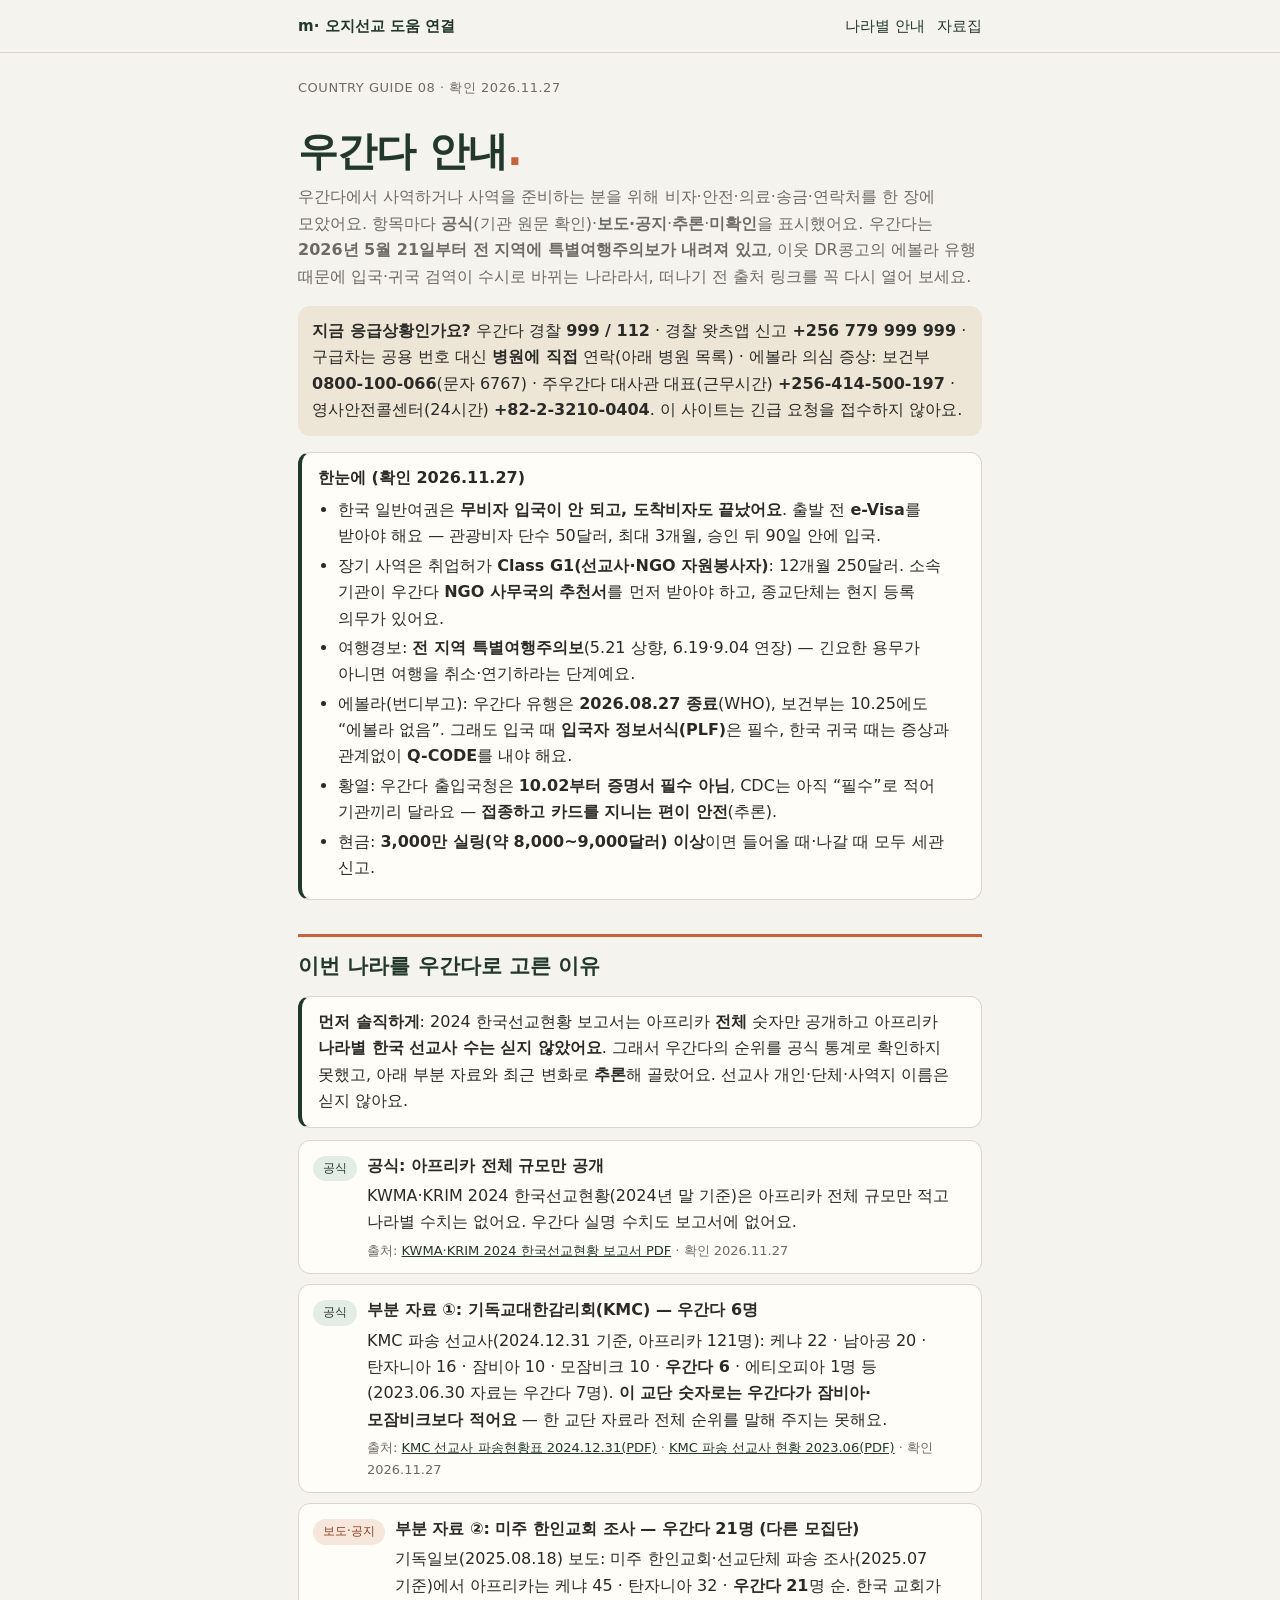
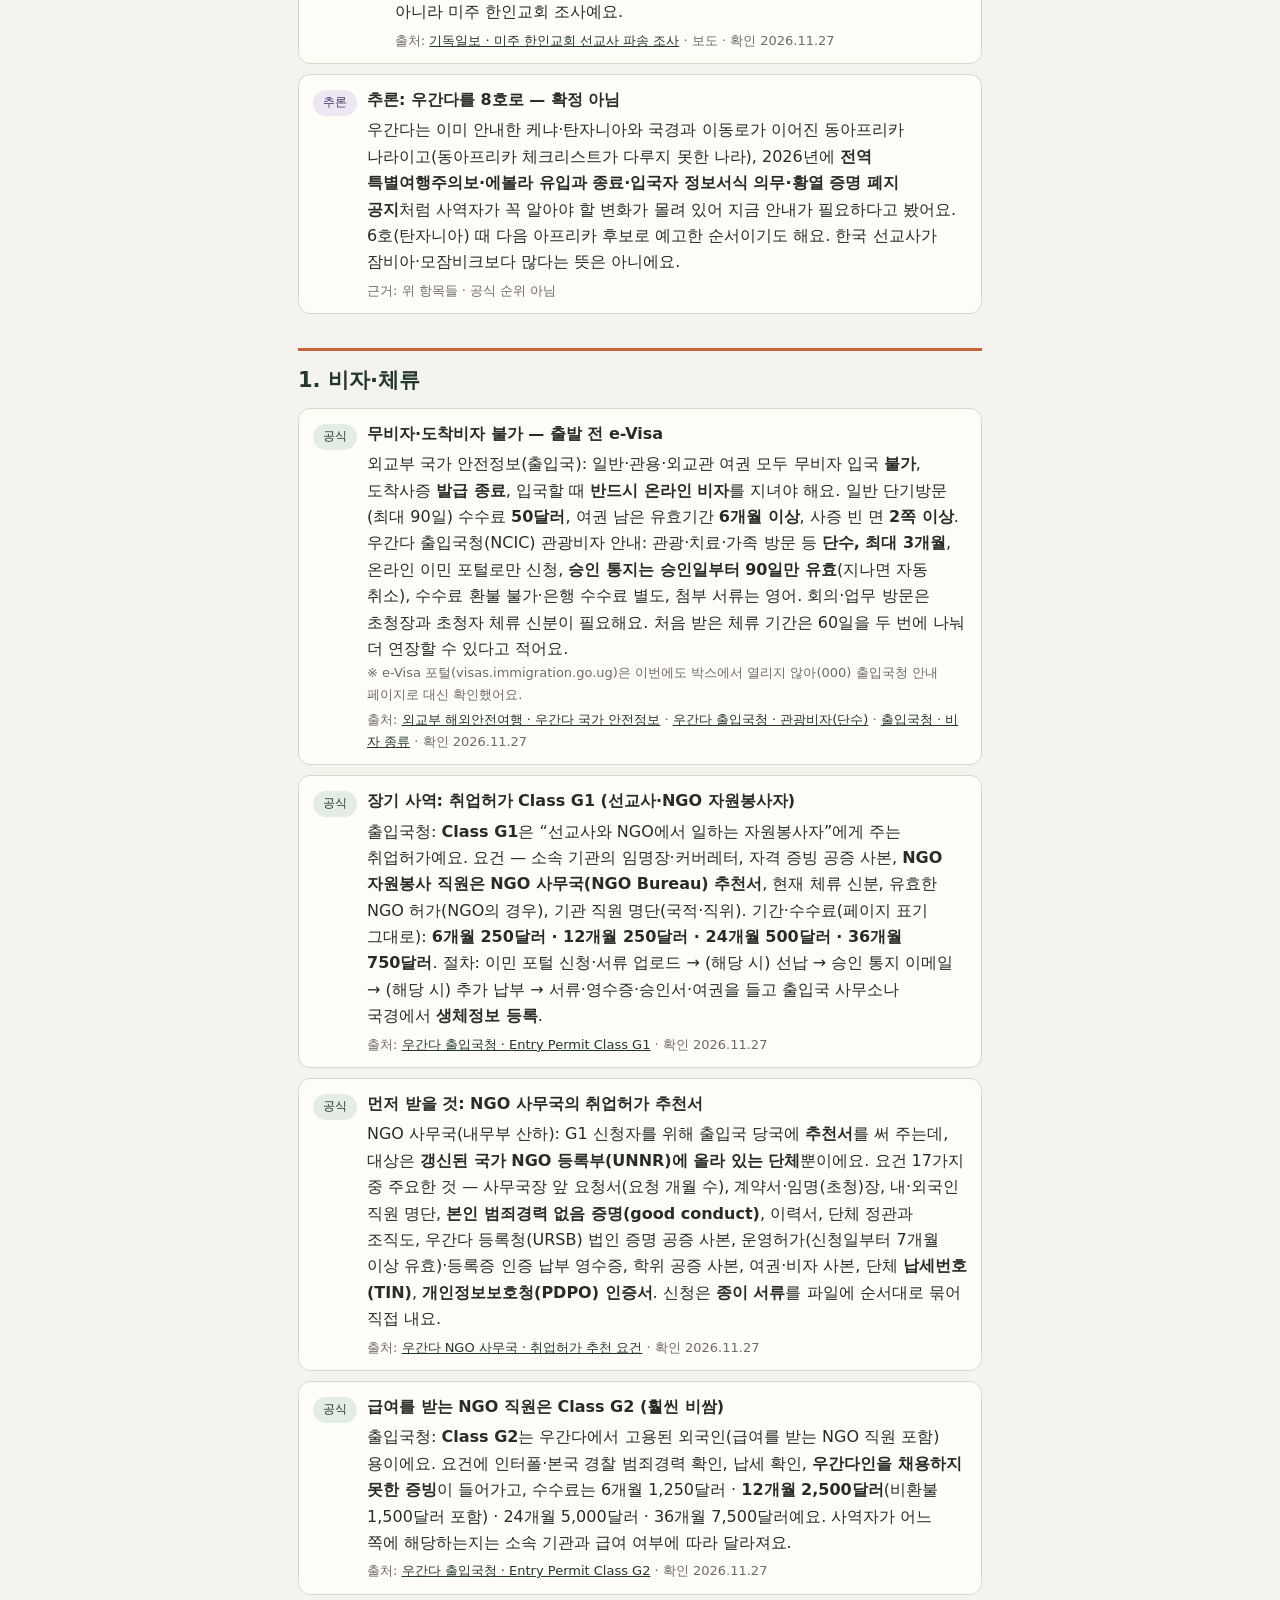
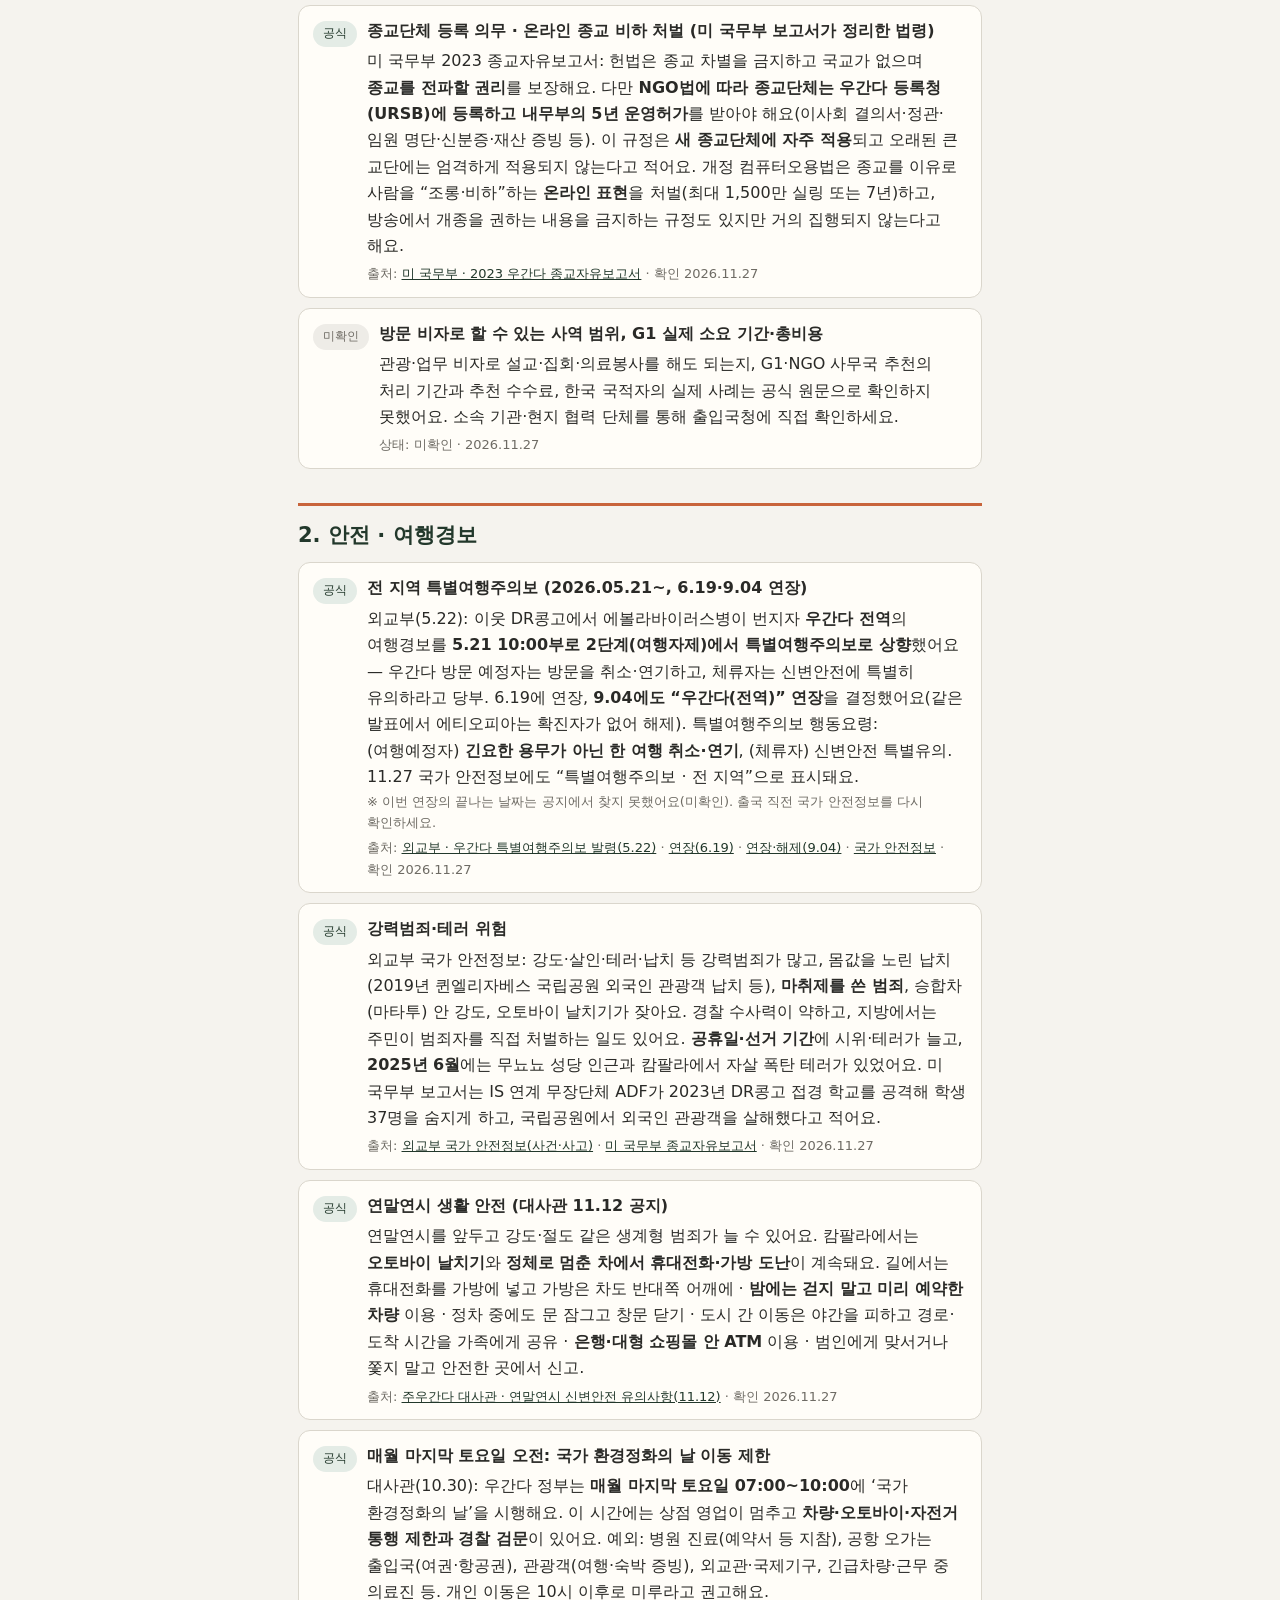
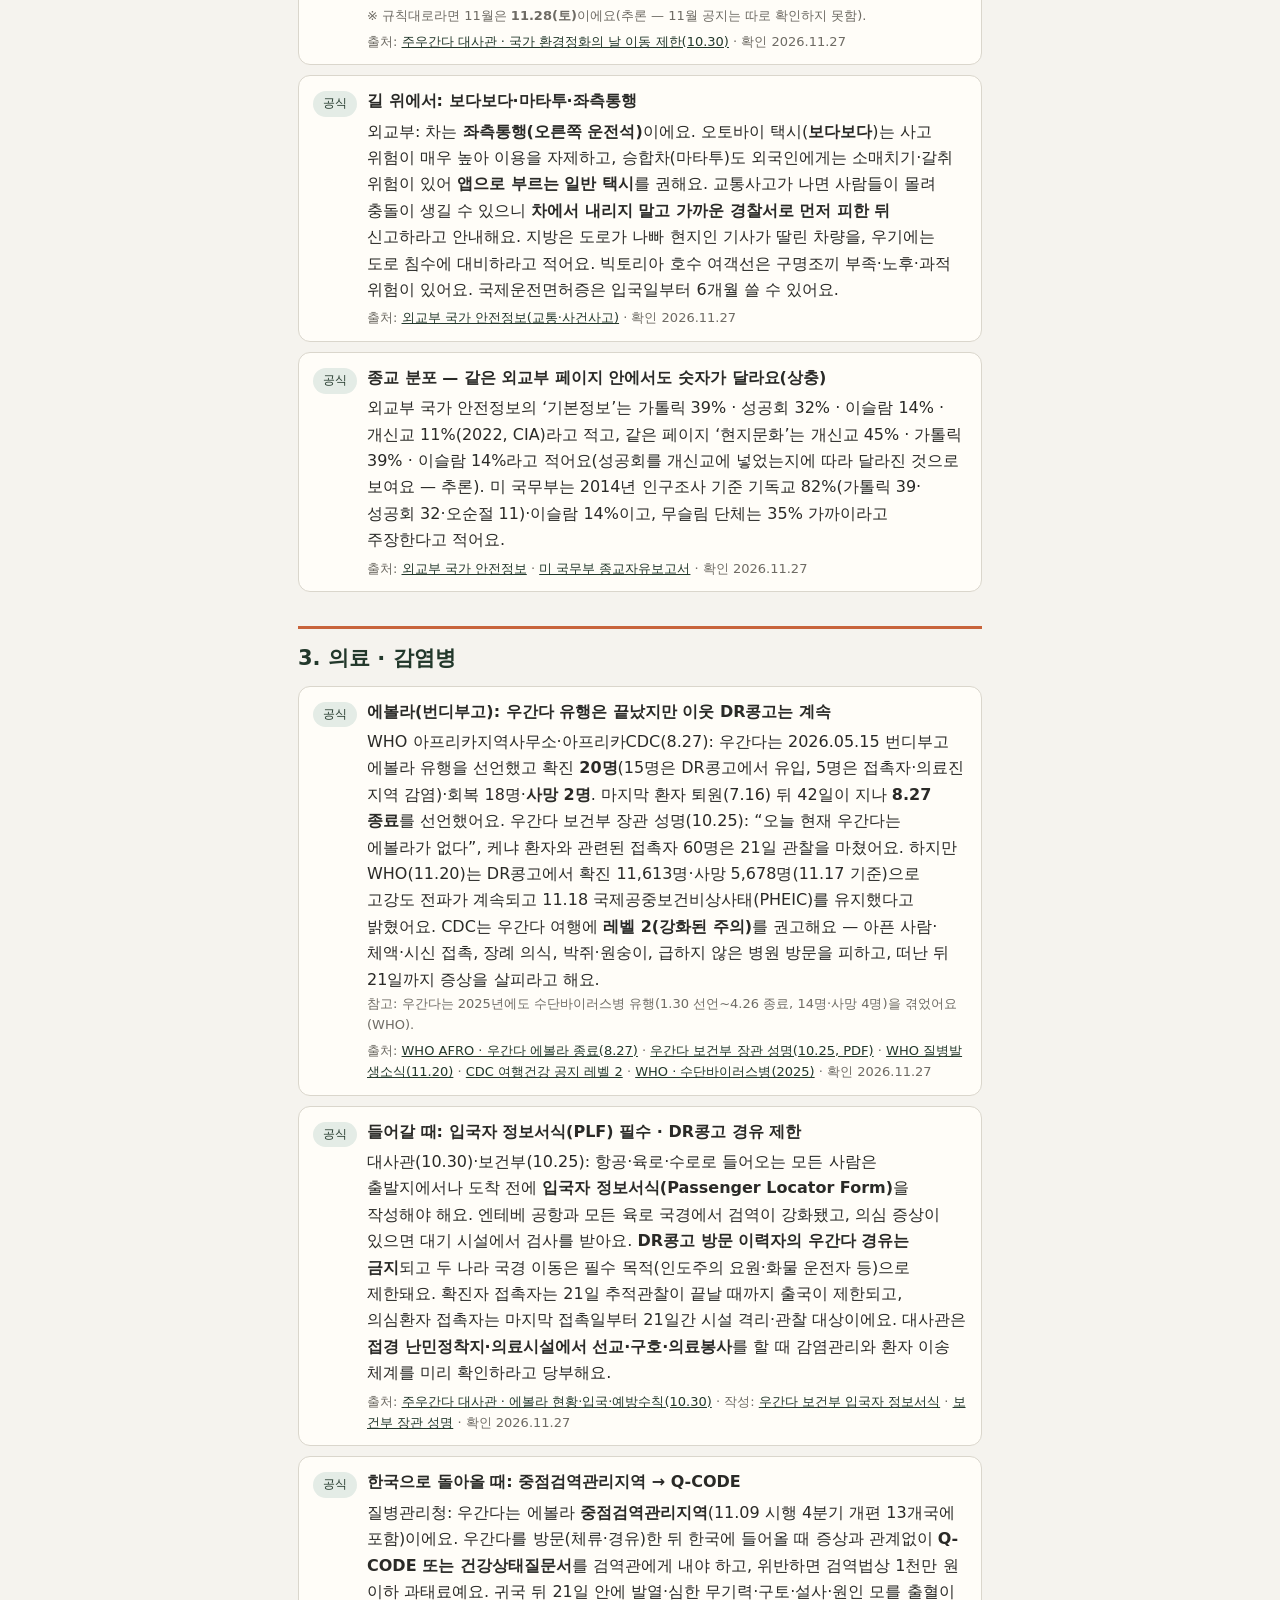
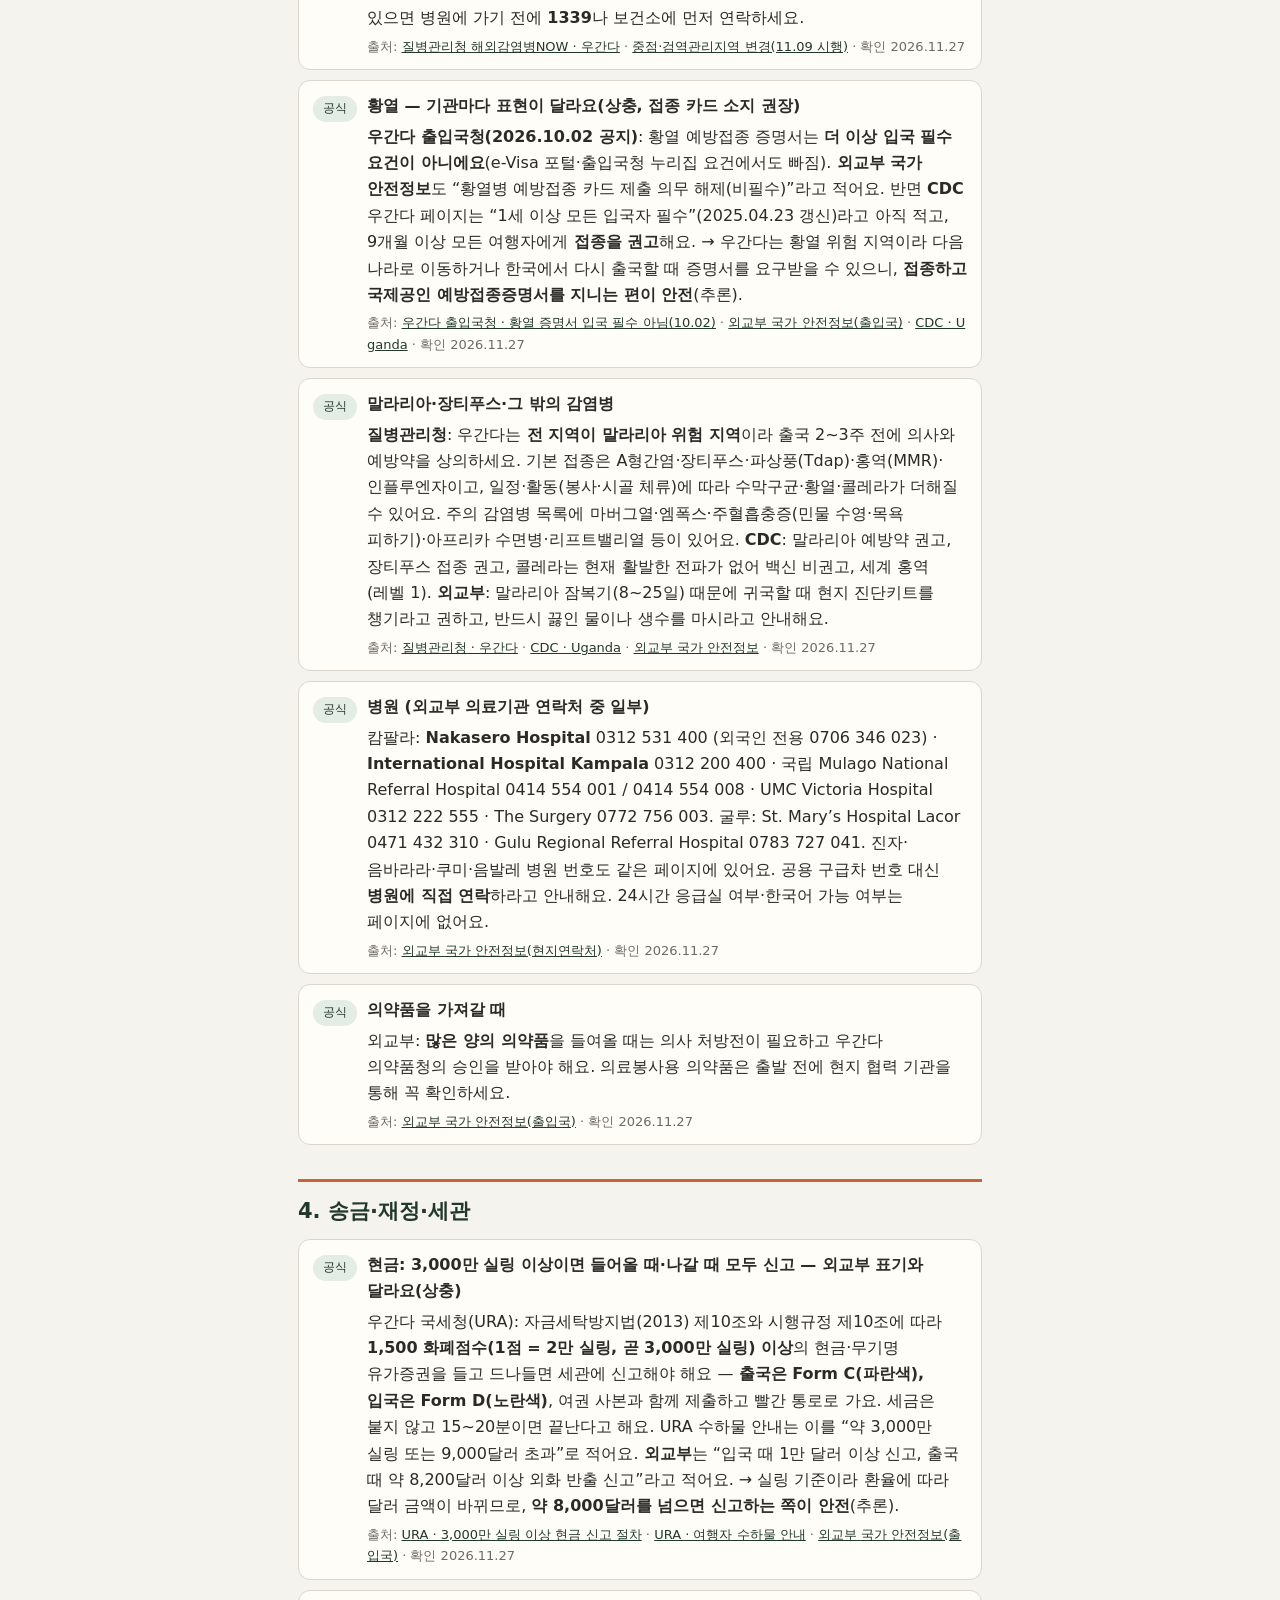
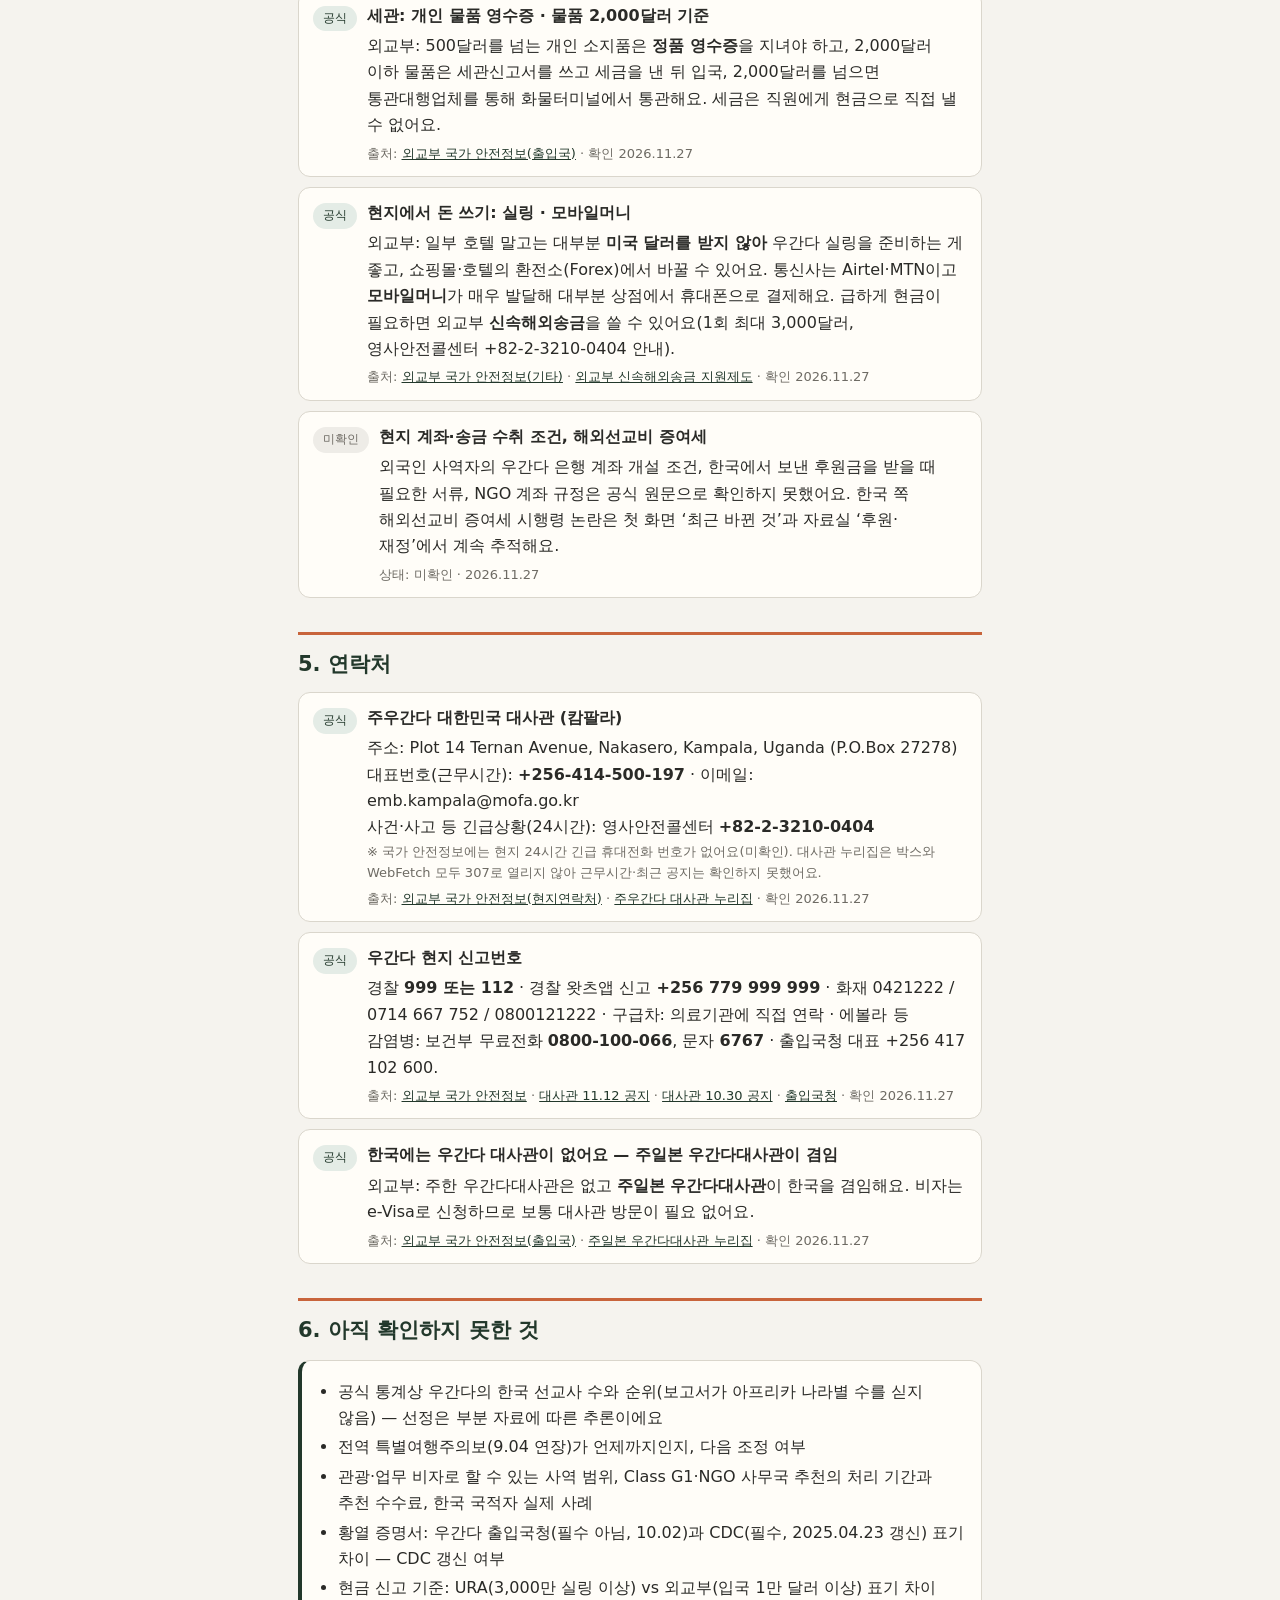
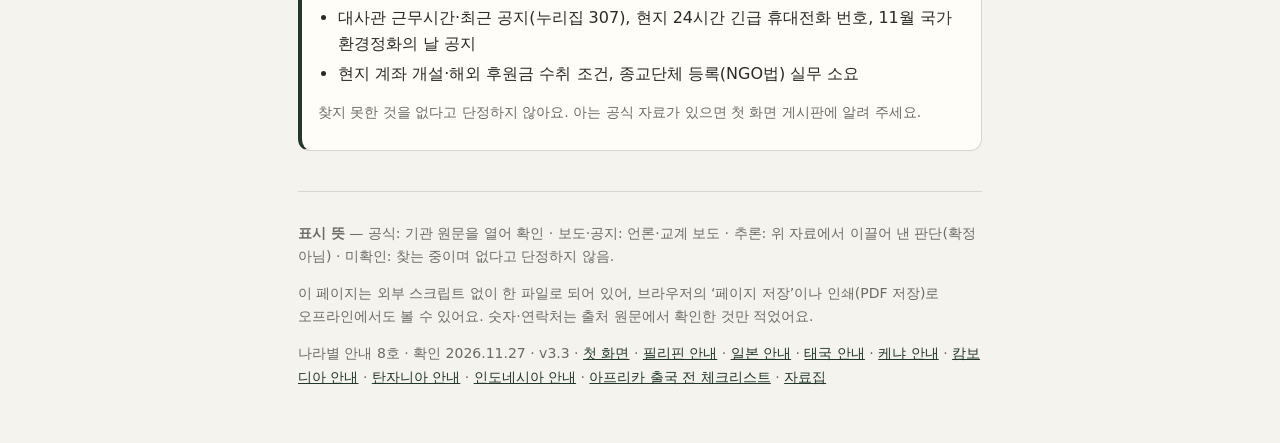
<file: country-uganda.html>
<!doctype html><html lang="ko"><head><meta charset="utf-8"><meta name="viewport" content="width=device-width,initial-scale=1"><title>우간다 안내 · 나라별 안내 · 오지선교 도움 연결</title><meta name="description" content="우간다 사역 준비: 무비자·도착비자 불가(e-Visa 50달러)·선교사 취업허가 Class G1과 NGO 사무국 추천·종교단체 등록·전역 특별여행주의보(2026.05.21~)·에볼라(번디부고) 종료 뒤 입국자 정보서식·귀국 Q-CODE·황열 증명 표기 상충·현금 3,000만 실링 신고·대사관 연락처 (공식/보도/추론/미확인 표시, 확인일 2026.11.27)"><style>:root{--bg:#F5F3EE;--band:#EFECE4;--g:#22382B;--g2:#2F4A3A;--or:#C8643B;--tx:#2A2A27;--mu:#6E6B64;--ln:#DAD6CC;--emg:#EDE6D6;--card:#FFFDF8}
*{box-sizing:border-box}body{margin:0;background:var(--bg);color:var(--tx);font:16px/1.65 system-ui,-apple-system,"Apple SD Gothic Neo","Noto Sans KR",sans-serif;word-break:keep-all}
a{color:var(--g);word-break:break-all}.wrap{max-width:720px;margin:0 auto;padding:0 18px}
header{border-bottom:1px solid var(--ln);background:var(--bg)}header .wrap{display:flex;gap:12px;align-items:center;min-height:52px;flex-wrap:wrap}
header a{text-decoration:none;font-size:15px}.logo{font-weight:700;color:var(--g)}.sp{margin-left:auto}
h1{font-size:clamp(28px,6vw,40px);line-height:1.25;color:var(--g);margin:28px 0 8px;letter-spacing:-.02em}h1 .dot{color:var(--or)}
.eye{font-size:13px;color:var(--mu);letter-spacing:.04em;margin:24px 0 0}.lead{color:var(--mu);margin:0 0 16px}
h2{font-size:21px;color:var(--g);margin:34px 0 10px;padding-top:12px;border-top:3px solid var(--or)}
.emg{background:var(--emg);border-radius:12px;padding:12px 14px;margin:16px 0}
.box{background:var(--card);border:1px solid var(--ln);border-left:4px solid var(--g);border-radius:12px;padding:12px 16px;margin:12px 0}
.box ul{margin:6px 0;padding-left:20px}.box li{margin:3px 0}
.it{display:flex;gap:10px;align-items:flex-start;background:var(--card);border:1px solid var(--ln);border-radius:12px;padding:12px 14px;margin:10px 0}
.it p{margin:4px 0}.it small{display:block;color:var(--mu);font-size:13px}
.t{flex:none;font-size:12px;border-radius:99px;padding:2px 9px;margin-top:3px;white-space:nowrap;border:1px solid transparent}
.t.o{background:#E4ECE6;color:var(--g)}.t.c{background:#E4ECE6;color:var(--g);border-color:var(--g)}.t.p{background:#F6E6DC;color:#8A3E1E}.t.u{background:#EEECE7;color:var(--mu)}
table{width:100%;border-collapse:collapse;background:var(--card);font-size:15px;margin:8px 0}th,td{border:1px solid var(--ln);padding:8px;text-align:left;vertical-align:top}th{background:var(--band);color:var(--g);white-space:nowrap}
.l4{color:#8A1E1E;font-weight:700}.l3{color:#A04A12;font-weight:700}.l2{color:#7A5A00;font-weight:700}.l1{color:var(--g);font-weight:700}
.muted{color:var(--mu);font-size:14px}footer{margin:40px 0 0;border-top:1px solid var(--ln);padding:16px 0 40px;color:var(--mu);font-size:14px}
@media(max-width:480px){.it{flex-direction:column;gap:4px}th,td{padding:6px;font-size:14px}}
@media print{header .sp,header a:not(.logo){display:none}a{color:#000}.it,.box{break-inside:avoid}}.t.i{background:#EDE7F3;color:#4B3A66}</style></head>
<body><header><div class="wrap"><a class="logo" href="index.html">m· 오지선교 도움 연결</a><a class="sp" href="index.html#country">나라별 안내</a><a href="collection.html">자료집</a></div></header>
<main class="wrap">
<p class="eye">COUNTRY GUIDE 08 · 확인 2026.11.27</p>
<h1>우간다 안내<span class="dot">.</span></h1>
<p class="lead">우간다에서 사역하거나 사역을 준비하는 분을 위해 비자·안전·의료·송금·연락처를 한 장에 모았어요. 항목마다 <b>공식</b>(기관 원문 확인)·<b>보도·공지</b>·<b>추론</b>·<b>미확인</b>을 표시했어요. 우간다는 <b>2026년 5월 21일부터 전 지역에 특별여행주의보가 내려져 있고</b>, 이웃 DR콩고의 에볼라 유행 때문에 입국·귀국 검역이 수시로 바뀌는 나라라서, 떠나기 전 출처 링크를 꼭 다시 열어 보세요.</p>
<p class="emg"><b>지금 응급상황인가요?</b> 우간다 경찰 <b>999 / 112</b> · 경찰 왓츠앱 신고 <b>+256 779 999 999</b> · 구급차는 공용 번호 대신 <b>병원에 직접</b> 연락(아래 병원 목록) · 에볼라 의심 증상: 보건부 <b>0800-100-066</b>(문자 6767) · 주우간다 대사관 대표(근무시간) <b>+256-414-500-197</b> · 영사안전콜센터(24시간) <b>+82-2-3210-0404</b>. 이 사이트는 긴급 요청을 접수하지 않아요.</p>
<div class="box"><b>한눈에 (확인 2026.11.27)</b><ul>
<li>한국 일반여권은 <b>무비자 입국이 안 되고, 도착비자도 끝났어요</b>. 출발 전 <b>e-Visa</b>를 받아야 해요 — 관광비자 단수 50달러, 최대 3개월, 승인 뒤 90일 안에 입국.</li>
<li>장기 사역은 취업허가 <b>Class G1(선교사·NGO 자원봉사자)</b>: 12개월 250달러. 소속 기관이 우간다 <b>NGO 사무국의 추천서</b>를 먼저 받아야 하고, 종교단체는 현지 등록 의무가 있어요.</li>
<li>여행경보: <b>전 지역 특별여행주의보</b>(5.21 상향, 6.19·9.04 연장) — 긴요한 용무가 아니면 여행을 취소·연기하라는 단계예요.</li>
<li>에볼라(번디부고): 우간다 유행은 <b>2026.08.27 종료</b>(WHO), 보건부는 10.25에도 “에볼라 없음”. 그래도 입국 때 <b>입국자 정보서식(PLF)</b>은 필수, 한국 귀국 때는 증상과 관계없이 <b>Q-CODE</b>를 내야 해요.</li>
<li>황열: 우간다 출입국청은 <b>10.02부터 증명서 필수 아님</b>, CDC는 아직 “필수”로 적어 기관끼리 달라요 — <b>접종하고 카드를 지니는 편이 안전</b>(추론).</li>
<li>현금: <b>3,000만 실링(약 8,000~9,000달러) 이상</b>이면 들어올 때·나갈 때 모두 세관 신고.</li>
</ul></div>

<h2 id="why">이번 나라를 우간다로 고른 이유</h2>
<div class="box"><b>먼저 솔직하게</b>: 2024 한국선교현황 보고서는 아프리카 <b>전체</b> 숫자만 공개하고 아프리카 <b>나라별 한국 선교사 수는 싣지 않았어요</b>. 그래서 우간다의 순위를 공식 통계로 확인하지 못했고, 아래 부분 자료와 최근 변화로 <b>추론</b>해 골랐어요. 선교사 개인·단체·사역지 이름은 싣지 않아요.</div>
<div class="it"><span class="t o">공식</span><div><b>공식: 아프리카 전체 규모만 공개</b><p>KWMA·KRIM 2024 한국선교현황(2024년 말 기준)은 아프리카 전체 규모만 적고 나라별 수치는 없어요. 우간다 실명 수치도 보고서에 없어요.</p><small>출처: <a href="https://www.kwma.or.kr/files/2024%ED%95%9C%EA%B5%AD%EC%84%A0%EA%B5%90%ED%98%84%ED%99%A9%20%EB%B3%B4%EA%B3%A0%EC%84%9C%20%EC%B5%9C%EC%A2%85%ED%8C%90.pdf" target="_blank" rel="noopener noreferrer">KWMA·KRIM 2024 한국선교현황 보고서 PDF</a> · 확인 2026.11.27</small></div></div>
<div class="it"><span class="t o">공식</span><div><b>부분 자료 ①: 기독교대한감리회(KMC) — 우간다 6명</b><p>KMC 파송 선교사(2024.12.31 기준, 아프리카 121명): 케냐 22 · 남아공 20 · 탄자니아 16 · 잠비아 10 · 모잠비크 10 · <b>우간다 6</b> · 에티오피아 1명 등(2023.06.30 자료는 우간다 7명). <b>이 교단 숫자로는 우간다가 잠비아·모잠비크보다 적어요</b> — 한 교단 자료라 전체 순위를 말해 주지는 못해요.</p><small>출처: <a href="https://kmc.or.kr/attachment/26386/download" target="_blank" rel="noopener noreferrer">KMC 선교사 파송현황표 2024.12.31(PDF)</a> · <a href="https://kmc.or.kr/attachment/26380/download" target="_blank" rel="noopener noreferrer">KMC 파송 선교사 현황 2023.06(PDF)</a> · 확인 2026.11.27</small></div></div>
<div class="it"><span class="t p">보도·공지</span><div><b>부분 자료 ②: 미주 한인교회 조사 — 우간다 21명 (다른 모집단)</b><p>기독일보(2025.08.18) 보도: 미주 한인교회·선교단체 파송 조사(2025.07 기준)에서 아프리카는 케냐 45 · 탄자니아 32 · <b>우간다 21</b>명 순. 한국 교회가 아니라 미주 한인교회 조사예요.</p><small>출처: <a href="https://www.christiandaily.co.kr/news/150529" target="_blank" rel="noopener noreferrer">기독일보 · 미주 한인교회 선교사 파송 조사</a> · 보도 · 확인 2026.11.27</small></div></div>
<div class="it"><span class="t i">추론</span><div><b>추론: 우간다를 8호로 — 확정 아님</b><p>우간다는 이미 안내한 케냐·탄자니아와 국경과 이동로가 이어진 동아프리카 나라이고(동아프리카 체크리스트가 다루지 못한 나라), 2026년에 <b>전역 특별여행주의보·에볼라 유입과 종료·입국자 정보서식 의무·황열 증명 폐지 공지</b>처럼 사역자가 꼭 알아야 할 변화가 몰려 있어 지금 안내가 필요하다고 봤어요. 6호(탄자니아) 때 다음 아프리카 후보로 예고한 순서이기도 해요. 한국 선교사가 잠비아·모잠비크보다 많다는 뜻은 아니에요.</p><small>근거: 위 항목들 · 공식 순위 아님</small></div></div>

<h2 id="visa">1. 비자·체류</h2>
<div class="it"><span class="t o">공식</span><div><b>무비자·도착비자 불가 — 출발 전 e-Visa</b><p>외교부 국가 안전정보(출입국): 일반·관용·외교관 여권 모두 무비자 입국 <b>불가</b>, 도착사증 <b>발급 종료</b>, 입국할 때 <b>반드시 온라인 비자</b>를 지녀야 해요. 일반 단기방문(최대 90일) 수수료 <b>50달러</b>, 여권 남은 유효기간 <b>6개월 이상</b>, 사증 빈 면 <b>2쪽 이상</b>. 우간다 출입국청(NCIC) 관광비자 안내: 관광·치료·가족 방문 등 <b>단수, 최대 3개월</b>, 온라인 이민 포털로만 신청, <b>승인 통지는 승인일부터 90일만 유효</b>(지나면 자동 취소), 수수료 환불 불가·은행 수수료 별도, 첨부 서류는 영어. 회의·업무 방문은 초청장과 초청자 체류 신분이 필요해요. 처음 받은 체류 기간은 60일을 두 번에 나눠 더 연장할 수 있다고 적어요.<br><small>※ e-Visa 포털(visas.immigration.go.ug)은 이번에도 박스에서 열리지 않아(000) 출입국청 안내 페이지로 대신 확인했어요.</small></p><small>출처: <a href="https://www.0404.go.kr/ntnSafetyInfo/166/detail" target="_blank" rel="noopener noreferrer">외교부 해외안전여행 · 우간다 국가 안전정보</a> · <a href="https://www.immigration.go.ug/services/tourist-visa" target="_blank" rel="noopener noreferrer">우간다 출입국청 · 관광비자(단수)</a> · <a href="https://www.immigration.go.ug/services/visa-passes" target="_blank" rel="noopener noreferrer">출입국청 · 비자 종류</a> · 확인 2026.11.27</small></div></div>
<div class="it"><span class="t o">공식</span><div><b>장기 사역: 취업허가 Class G1 (선교사·NGO 자원봉사자)</b><p>출입국청: <b>Class G1</b>은 “선교사와 NGO에서 일하는 자원봉사자”에게 주는 취업허가예요. 요건 — 소속 기관의 임명장·커버레터, 자격 증빙 공증 사본, <b>NGO 자원봉사 직원은 NGO 사무국(NGO Bureau) 추천서</b>, 현재 체류 신분, 유효한 NGO 허가(NGO의 경우), 기관 직원 명단(국적·직위). 기간·수수료(페이지 표기 그대로): <b>6개월 250달러 · 12개월 250달러 · 24개월 500달러 · 36개월 750달러</b>. 절차: 이민 포털 신청·서류 업로드 → (해당 시) 선납 → 승인 통지 이메일 → (해당 시) 추가 납부 → 서류·영수증·승인서·여권을 들고 출입국 사무소나 국경에서 <b>생체정보 등록</b>.</p><small>출처: <a href="https://www.immigration.go.ug/entry-permit/class-g1" target="_blank" rel="noopener noreferrer">우간다 출입국청 · Entry Permit Class G1</a> · 확인 2026.11.27</small></div></div>
<div class="it"><span class="t o">공식</span><div><b>먼저 받을 것: NGO 사무국의 취업허가 추천서</b><p>NGO 사무국(내무부 산하): G1 신청자를 위해 출입국 당국에 <b>추천서</b>를 써 주는데, 대상은 <b>갱신된 국가 NGO 등록부(UNNR)에 올라 있는 단체</b>뿐이에요. 요건 17가지 중 주요한 것 — 사무국장 앞 요청서(요청 개월 수), 계약서·임명(초청)장, 내·외국인 직원 명단, <b>본인 범죄경력 없음 증명(good conduct)</b>, 이력서, 단체 정관과 조직도, 우간다 등록청(URSB) 법인 증명 공증 사본, 운영허가(신청일부터 7개월 이상 유효)·등록증 인증 납부 영수증, 학위 공증 사본, 여권·비자 사본, 단체 <b>납세번호(TIN)</b>, <b>개인정보보호청(PDPO) 인증서</b>. 신청은 <b>종이 서류</b>를 파일에 순서대로 묶어 직접 내요.</p><small>출처: <a href="https://www.ngobureau.go.ug/en/services/work-permit-recommendations" target="_blank" rel="noopener noreferrer">우간다 NGO 사무국 · 취업허가 추천 요건</a> · 확인 2026.11.27</small></div></div>
<div class="it"><span class="t o">공식</span><div><b>급여를 받는 NGO 직원은 Class G2 (훨씬 비쌈)</b><p>출입국청: <b>Class G2</b>는 우간다에서 고용된 외국인(급여를 받는 NGO 직원 포함)용이에요. 요건에 인터폴·본국 경찰 범죄경력 확인, 납세 확인, <b>우간다인을 채용하지 못한 증빙</b>이 들어가고, 수수료는 6개월 1,250달러 · <b>12개월 2,500달러</b>(비환불 1,500달러 포함) · 24개월 5,000달러 · 36개월 7,500달러예요. 사역자가 어느 쪽에 해당하는지는 소속 기관과 급여 여부에 따라 달라져요.</p><small>출처: <a href="https://www.immigration.go.ug/entry-permit/class-g2" target="_blank" rel="noopener noreferrer">우간다 출입국청 · Entry Permit Class G2</a> · 확인 2026.11.27</small></div></div>
<div class="it"><span class="t o">공식</span><div><b>종교단체 등록 의무 · 온라인 종교 비하 처벌 (미 국무부 보고서가 정리한 법령)</b><p>미 국무부 2023 종교자유보고서: 헌법은 종교 차별을 금지하고 국교가 없으며 <b>종교를 전파할 권리</b>를 보장해요. 다만 <b>NGO법에 따라 종교단체는 우간다 등록청(URSB)에 등록하고 내무부의 5년 운영허가</b>를 받아야 해요(이사회 결의서·정관·임원 명단·신분증·재산 증빙 등). 이 규정은 <b>새 종교단체에 자주 적용</b>되고 오래된 큰 교단에는 엄격하게 적용되지 않는다고 적어요. 개정 컴퓨터오용법은 종교를 이유로 사람을 “조롱·비하”하는 <b>온라인 표현</b>을 처벌(최대 1,500만 실링 또는 7년)하고, 방송에서 개종을 권하는 내용을 금지하는 규정도 있지만 거의 집행되지 않는다고 해요.</p><small>출처: <a href="https://www.state.gov/reports/2023-report-on-international-religious-freedom/uganda/" target="_blank" rel="noopener noreferrer">미 국무부 · 2023 우간다 종교자유보고서</a> · 확인 2026.11.27</small></div></div>
<div class="it"><span class="t u">미확인</span><div><b>방문 비자로 할 수 있는 사역 범위, G1 실제 소요 기간·총비용</b><p>관광·업무 비자로 설교·집회·의료봉사를 해도 되는지, G1·NGO 사무국 추천의 처리 기간과 추천 수수료, 한국 국적자의 실제 사례는 공식 원문으로 확인하지 못했어요. 소속 기관·현지 협력 단체를 통해 출입국청에 직접 확인하세요.</p><small>상태: 미확인 · 2026.11.27</small></div></div>

<h2 id="safety">2. 안전 · 여행경보</h2>
<div class="it"><span class="t o">공식</span><div><b>전 지역 특별여행주의보 (2026.05.21~, 6.19·9.04 연장)</b><p>외교부(5.22): 이웃 DR콩고에서 에볼라바이러스병이 번지자 <b>우간다 전역</b>의 여행경보를 <b>5.21 10:00부로 2단계(여행자제)에서 특별여행주의보로 상향</b>했어요 — 우간다 방문 예정자는 방문을 취소·연기하고, 체류자는 신변안전에 특별히 유의하라고 당부. 6.19에 연장, <b>9.04에도 “우간다(전역)” 연장</b>을 결정했어요(같은 발표에서 에티오피아는 확진자가 없어 해제). 특별여행주의보 행동요령: (여행예정자) <b>긴요한 용무가 아닌 한 여행 취소·연기</b>, (체류자) 신변안전 특별유의. 11.27 국가 안전정보에도 “특별여행주의보 · 전 지역”으로 표시돼요.<br><small>※ 이번 연장의 끝나는 날짜는 공지에서 찾지 못했어요(미확인). 출국 직전 국가 안전정보를 다시 확인하세요.</small></p><small>출처: <a href="https://www.0404.go.kr/bbs/travelAlertAjmt/ATC0000000048516/detail" target="_blank" rel="noopener noreferrer">외교부 · 우간다 특별여행주의보 발령(5.22)</a> · <a href="https://www.0404.go.kr/bbs/travelAlertAjmt/ATC0000000048551/detail" target="_blank" rel="noopener noreferrer">연장(6.19)</a> · <a href="https://www.0404.go.kr/bbs/travelAlertAjmt/ATC0000000048635/detail" target="_blank" rel="noopener noreferrer">연장·해제(9.04)</a> · <a href="https://www.0404.go.kr/ntnSafetyInfo/166/detail" target="_blank" rel="noopener noreferrer">국가 안전정보</a> · 확인 2026.11.27</small></div></div>
<div class="it"><span class="t o">공식</span><div><b>강력범죄·테러 위험</b><p>외교부 국가 안전정보: 강도·살인·테러·납치 등 강력범죄가 많고, 몸값을 노린 납치(2019년 퀸엘리자베스 국립공원 외국인 관광객 납치 등), <b>마취제를 쓴 범죄</b>, 승합차(마타투) 안 강도, 오토바이 날치기가 잦아요. 경찰 수사력이 약하고, 지방에서는 주민이 범죄자를 직접 처벌하는 일도 있어요. <b>공휴일·선거 기간</b>에 시위·테러가 늘고, <b>2025년 6월</b>에는 무뇨뇨 성당 인근과 캄팔라에서 자살 폭탄 테러가 있었어요. 미 국무부 보고서는 IS 연계 무장단체 ADF가 2023년 DR콩고 접경 학교를 공격해 학생 37명을 숨지게 하고, 국립공원에서 외국인 관광객을 살해했다고 적어요.</p><small>출처: <a href="https://www.0404.go.kr/ntnSafetyInfo/166/detail" target="_blank" rel="noopener noreferrer">외교부 국가 안전정보(사건·사고)</a> · <a href="https://www.state.gov/reports/2023-report-on-international-religious-freedom/uganda/" target="_blank" rel="noopener noreferrer">미 국무부 종교자유보고서</a> · 확인 2026.11.27</small></div></div>
<div class="it"><span class="t o">공식</span><div><b>연말연시 생활 안전 (대사관 11.12 공지)</b><p>연말연시를 앞두고 강도·절도 같은 생계형 범죄가 늘 수 있어요. 캄팔라에서는 <b>오토바이 날치기</b>와 <b>정체로 멈춘 차에서 휴대전화·가방 도난</b>이 계속돼요. 길에서는 휴대전화를 가방에 넣고 가방은 차도 반대쪽 어깨에 · <b>밤에는 걷지 말고 미리 예약한 차량</b> 이용 · 정차 중에도 문 잠그고 창문 닫기 · 도시 간 이동은 야간을 피하고 경로·도착 시간을 가족에게 공유 · <b>은행·대형 쇼핑몰 안 ATM</b> 이용 · 범인에게 맞서거나 쫓지 말고 안전한 곳에서 신고.</p><small>출처: <a href="https://www.0404.go.kr/bbs/safetyNtc/1335733/detail2?ntnCd=166" target="_blank" rel="noopener noreferrer">주우간다 대사관 · 연말연시 신변안전 유의사항(11.12)</a> · 확인 2026.11.27</small></div></div>
<div class="it"><span class="t o">공식</span><div><b>매월 마지막 토요일 오전: 국가 환경정화의 날 이동 제한</b><p>대사관(10.30): 우간다 정부는 <b>매월 마지막 토요일 07:00~10:00</b>에 ‘국가 환경정화의 날’을 시행해요. 이 시간에는 상점 영업이 멈추고 <b>차량·오토바이·자전거 통행 제한과 경찰 검문</b>이 있어요. 예외: 병원 진료(예약서 등 지참), 공항 오가는 출입국(여권·항공권), 관광객(여행·숙박 증빙), 외교관·국제기구, 긴급차량·근무 중 의료진 등. 개인 이동은 10시 이후로 미루라고 권고해요.<br><small>※ 규칙대로라면 11월은 <b>11.28(토)</b>이에요(추론 — 11월 공지는 따로 확인하지 못함).</small></p><small>출처: <a href="https://www.0404.go.kr/bbs/safetyNtc/1335731/detail2?ntnCd=166" target="_blank" rel="noopener noreferrer">주우간다 대사관 · 국가 환경정화의 날 이동 제한(10.30)</a> · 확인 2026.11.27</small></div></div>
<div class="it"><span class="t o">공식</span><div><b>길 위에서: 보다보다·마타투·좌측통행</b><p>외교부: 차는 <b>좌측통행(오른쪽 운전석)</b>이에요. 오토바이 택시(<b>보다보다</b>)는 사고 위험이 매우 높아 이용을 자제하고, 승합차(마타투)도 외국인에게는 소매치기·갈취 위험이 있어 <b>앱으로 부르는 일반 택시</b>를 권해요. 교통사고가 나면 사람들이 몰려 충돌이 생길 수 있으니 <b>차에서 내리지 말고 가까운 경찰서로 먼저 피한 뒤</b> 신고하라고 안내해요. 지방은 도로가 나빠 현지인 기사가 딸린 차량을, 우기에는 도로 침수에 대비하라고 적어요. 빅토리아 호수 여객선은 구명조끼 부족·노후·과적 위험이 있어요. 국제운전면허증은 입국일부터 6개월 쓸 수 있어요.</p><small>출처: <a href="https://www.0404.go.kr/ntnSafetyInfo/166/detail" target="_blank" rel="noopener noreferrer">외교부 국가 안전정보(교통·사건사고)</a> · 확인 2026.11.27</small></div></div>
<div class="it"><span class="t o">공식</span><div><b>종교 분포 — 같은 외교부 페이지 안에서도 숫자가 달라요(상충)</b><p>외교부 국가 안전정보의 ‘기본정보’는 가톨릭 39% · 성공회 32% · 이슬람 14% · 개신교 11%(2022, CIA)라고 적고, 같은 페이지 ‘현지문화’는 개신교 45% · 가톨릭 39% · 이슬람 14%라고 적어요(성공회를 개신교에 넣었는지에 따라 달라진 것으로 보여요 — 추론). 미 국무부는 2014년 인구조사 기준 기독교 82%(가톨릭 39·성공회 32·오순절 11)·이슬람 14%이고, 무슬림 단체는 35% 가까이라고 주장한다고 적어요.</p><small>출처: <a href="https://www.0404.go.kr/ntnSafetyInfo/166/detail" target="_blank" rel="noopener noreferrer">외교부 국가 안전정보</a> · <a href="https://www.state.gov/reports/2023-report-on-international-religious-freedom/uganda/" target="_blank" rel="noopener noreferrer">미 국무부 종교자유보고서</a> · 확인 2026.11.27</small></div></div>

<h2 id="health">3. 의료 · 감염병</h2>
<div class="it"><span class="t o">공식</span><div><b>에볼라(번디부고): 우간다 유행은 끝났지만 이웃 DR콩고는 계속</b><p>WHO 아프리카지역사무소·아프리카CDC(8.27): 우간다는 2026.05.15 번디부고 에볼라 유행을 선언했고 확진 <b>20명</b>(15명은 DR콩고에서 유입, 5명은 접촉자·의료진 지역 감염)·회복 18명·<b>사망 2명</b>. 마지막 환자 퇴원(7.16) 뒤 42일이 지나 <b>8.27 종료</b>를 선언했어요. 우간다 보건부 장관 성명(10.25): “오늘 현재 우간다는 에볼라가 없다”, 케냐 환자와 관련된 접촉자 60명은 21일 관찰을 마쳤어요. 하지만 WHO(11.20)는 DR콩고에서 확진 11,613명·사망 5,678명(11.17 기준)으로 고강도 전파가 계속되고 11.18 국제공중보건비상사태(PHEIC)를 유지했다고 밝혔어요. CDC는 우간다 여행에 <b>레벨 2(강화된 주의)</b>를 권고해요 — 아픈 사람·체액·시신 접촉, 장례 의식, 박쥐·원숭이, 급하지 않은 병원 방문을 피하고, 떠난 뒤 21일까지 증상을 살피라고 해요.<br><small>참고: 우간다는 2025년에도 수단바이러스병 유행(1.30 선언~4.26 종료, 14명·사망 4명)을 겪었어요(WHO).</small></p><small>출처: <a href="https://www.afro.who.int/countries/uganda/news/uganda-ends-ebola-outbreak-following-completion-42-day-countdown" target="_blank" rel="noopener noreferrer">WHO AFRO · 우간다 에볼라 종료(8.27)</a> · <a href="https://health.go.ug/download/statement-by-minister-of-health?download=1" target="_blank" rel="noopener noreferrer">우간다 보건부 장관 성명(10.25, PDF)</a> · <a href="https://www.who.int/emergencies/disease-outbreak-news/item/2026-DON630" target="_blank" rel="noopener noreferrer">WHO 질병발생소식(11.20)</a> · <a href="https://wwwnc.cdc.gov/travel/notices/level2/ebola-drc-uganda" target="_blank" rel="noopener noreferrer">CDC 여행건강 공지 레벨 2</a> · <a href="https://www.who.int/emergencies/disease-outbreak-news/item/2025-DON566" target="_blank" rel="noopener noreferrer">WHO · 수단바이러스병(2025)</a> · 확인 2026.11.27</small></div></div>
<div class="it"><span class="t o">공식</span><div><b>들어갈 때: 입국자 정보서식(PLF) 필수 · DR콩고 경유 제한</b><p>대사관(10.30)·보건부(10.25): 항공·육로·수로로 들어오는 모든 사람은 출발지에서나 도착 전에 <b>입국자 정보서식(Passenger Locator Form)</b>을 작성해야 해요. 엔테베 공항과 모든 육로 국경에서 검역이 강화됐고, 의심 증상이 있으면 대기 시설에서 검사를 받아요. <b>DR콩고 방문 이력자의 우간다 경유는 금지</b>되고 두 나라 국경 이동은 필수 목적(인도주의 요원·화물 운전자 등)으로 제한돼요. 확진자 접촉자는 21일 추적관찰이 끝날 때까지 출국이 제한되고, 의심환자 접촉자는 마지막 접촉일부터 21일간 시설 격리·관찰 대상이에요. 대사관은 <b>접경 난민정착지·의료시설에서 선교·구호·의료봉사</b>를 할 때 감염관리와 환자 이송 체계를 미리 확인하라고 당부해요.</p><small>출처: <a href="https://www.0404.go.kr/bbs/safetyNtc/1335732/detail2?ntnCd=166" target="_blank" rel="noopener noreferrer">주우간다 대사관 · 에볼라 현황·입국·예방수칙(10.30)</a> · 작성: <a href="https://poes.health.go.ug/declare/arrive" target="_blank" rel="noopener noreferrer">우간다 보건부 입국자 정보서식</a> · <a href="https://health.go.ug/download/statement-by-minister-of-health?download=1" target="_blank" rel="noopener noreferrer">보건부 장관 성명</a> · 확인 2026.11.27</small></div></div>
<div class="it"><span class="t o">공식</span><div><b>한국으로 돌아올 때: 중점검역관리지역 → Q-CODE</b><p>질병관리청: 우간다는 에볼라 <b>중점검역관리지역</b>(11.09 시행 4분기 개편 13개국에 포함)이에요. 우간다를 방문(체류·경유)한 뒤 한국에 들어올 때 증상과 관계없이 <b>Q-CODE 또는 건강상태질문서</b>를 검역관에게 내야 하고, 위반하면 검역법상 1천만 원 이하 과태료예요. 귀국 뒤 21일 안에 발열·심한 무기력·구토·설사·원인 모를 출혈이 있으면 병원에 가기 전에 <b>1339</b>나 보건소에 먼저 연락하세요.</p><small>출처: <a href="https://travelhealth.kdca.go.kr/travel/nqs/searchResult.do?name=%EC%9A%B0%EA%B0%84%EB%8B%A4&amp;search_nm=%EC%9A%B0%EA%B0%84%EB%8B%A4" target="_blank" rel="noopener noreferrer">질병관리청 해외감염병NOW · 우간다</a> · <a href="https://travelhealth.kdca.go.kr/travel/bbs/BD_selectBbs.do?q_bbsDocNo=20261105171612824&amp;q_bbsSn=1026" target="_blank" rel="noopener noreferrer">중점·검역관리지역 변경(11.09 시행)</a> · 확인 2026.11.27</small></div></div>
<div class="it"><span class="t o">공식</span><div><b>황열 — 기관마다 표현이 달라요(상충, 접종 카드 소지 권장)</b><p><b>우간다 출입국청(2026.10.02 공지)</b>: 황열 예방접종 증명서는 <b>더 이상 입국 필수 요건이 아니에요</b>(e-Visa 포털·출입국청 누리집 요건에서도 빠짐). <b>외교부 국가 안전정보</b>도 “황열병 예방접종 카드 제출 의무 해제(비필수)”라고 적어요. 반면 <b>CDC</b> 우간다 페이지는 “1세 이상 모든 입국자 필수”(2025.04.23 갱신)라고 아직 적고, 9개월 이상 모든 여행자에게 <b>접종을 권고</b>해요. → 우간다는 황열 위험 지역이라 다음 나라로 이동하거나 한국에서 다시 출국할 때 증명서를 요구받을 수 있으니, <b>접종하고 국제공인 예방접종증명서를 지니는 편이 안전</b>(추론).</p><small>출처: <a href="https://www.immigration.go.ug/node/254" target="_blank" rel="noopener noreferrer">우간다 출입국청 · 황열 증명서 입국 필수 아님(10.02)</a> · <a href="https://www.0404.go.kr/ntnSafetyInfo/166/detail" target="_blank" rel="noopener noreferrer">외교부 국가 안전정보(출입국)</a> · <a href="https://wwwnc.cdc.gov/travel/destinations/traveler/none/uganda" target="_blank" rel="noopener noreferrer">CDC · Uganda</a> · 확인 2026.11.27</small></div></div>
<div class="it"><span class="t o">공식</span><div><b>말라리아·장티푸스·그 밖의 감염병</b><p><b>질병관리청</b>: 우간다는 <b>전 지역이 말라리아 위험 지역</b>이라 출국 2~3주 전에 의사와 예방약을 상의하세요. 기본 접종은 A형간염·장티푸스·파상풍(Tdap)·홍역(MMR)·인플루엔자이고, 일정·활동(봉사·시골 체류)에 따라 수막구균·황열·콜레라가 더해질 수 있어요. 주의 감염병 목록에 마버그열·엠폭스·주혈흡충증(민물 수영·목욕 피하기)·아프리카 수면병·리프트밸리열 등이 있어요. <b>CDC</b>: 말라리아 예방약 권고, 장티푸스 접종 권고, 콜레라는 현재 활발한 전파가 없어 백신 비권고, 세계 홍역(레벨 1). <b>외교부</b>: 말라리아 잠복기(8~25일) 때문에 귀국할 때 현지 진단키트를 챙기라고 권하고, 반드시 끓인 물이나 생수를 마시라고 안내해요.</p><small>출처: <a href="https://travelhealth.kdca.go.kr/travel/nqs/searchResult.do?name=%EC%9A%B0%EA%B0%84%EB%8B%A4&amp;search_nm=%EC%9A%B0%EA%B0%84%EB%8B%A4" target="_blank" rel="noopener noreferrer">질병관리청 · 우간다</a> · <a href="https://wwwnc.cdc.gov/travel/destinations/traveler/none/uganda" target="_blank" rel="noopener noreferrer">CDC · Uganda</a> · <a href="https://www.0404.go.kr/ntnSafetyInfo/166/detail" target="_blank" rel="noopener noreferrer">외교부 국가 안전정보</a> · 확인 2026.11.27</small></div></div>
<div class="it"><span class="t o">공식</span><div><b>병원 (외교부 의료기관 연락처 중 일부)</b><p>캄팔라: <b>Nakasero Hospital</b> 0312 531 400 (외국인 전용 0706 346 023) · <b>International Hospital Kampala</b> 0312 200 400 · 국립 Mulago National Referral Hospital 0414 554 001 / 0414 554 008 · UMC Victoria Hospital 0312 222 555 · The Surgery 0772 756 003. 굴루: St. Mary’s Hospital Lacor 0471 432 310 · Gulu Regional Referral Hospital 0783 727 041. 진자·음바라라·쿠미·음발레 병원 번호도 같은 페이지에 있어요. 공용 구급차 번호 대신 <b>병원에 직접 연락</b>하라고 안내해요. 24시간 응급실 여부·한국어 가능 여부는 페이지에 없어요.</p><small>출처: <a href="https://www.0404.go.kr/ntnSafetyInfo/166/detail" target="_blank" rel="noopener noreferrer">외교부 국가 안전정보(현지연락처)</a> · 확인 2026.11.27</small></div></div>
<div class="it"><span class="t o">공식</span><div><b>의약품을 가져갈 때</b><p>외교부: <b>많은 양의 의약품</b>을 들여올 때는 의사 처방전이 필요하고 우간다 의약품청의 승인을 받아야 해요. 의료봉사용 의약품은 출발 전에 현지 협력 기관을 통해 꼭 확인하세요.</p><small>출처: <a href="https://www.0404.go.kr/ntnSafetyInfo/166/detail" target="_blank" rel="noopener noreferrer">외교부 국가 안전정보(출입국)</a> · 확인 2026.11.27</small></div></div>

<h2 id="money">4. 송금·재정·세관</h2>
<div class="it"><span class="t o">공식</span><div><b>현금: 3,000만 실링 이상이면 들어올 때·나갈 때 모두 신고 — 외교부 표기와 달라요(상충)</b><p>우간다 국세청(URA): 자금세탁방지법(2013) 제10조와 시행규정 제10조에 따라 <b>1,500 화폐점수(1점 = 2만 실링, 곧 3,000만 실링) 이상</b>의 현금·무기명 유가증권을 들고 드나들면 세관에 신고해야 해요 — <b>출국은 Form C(파란색), 입국은 Form D(노란색)</b>, 여권 사본과 함께 제출하고 빨간 통로로 가요. 세금은 붙지 않고 15~20분이면 끝난다고 해요. URA 수하물 안내는 이를 “약 3,000만 실링 또는 9,000달러 초과”로 적어요. <b>외교부</b>는 “입국 때 1만 달러 이상 신고, 출국 때 약 8,200달러 이상 외화 반출 신고”라고 적어요. → 실링 기준이라 환율에 따라 달러 금액이 바뀌므로, <b>약 8,000달러를 넘으면 신고하는 쪽이 안전</b>(추론).</p><small>출처: <a href="https://thetaxman.ura.go.ug/?p=6636" target="_blank" rel="noopener noreferrer">URA · 3,000만 실링 이상 현금 신고 절차</a> · <a href="https://ura.go.ug/en/passenger-baggage/" target="_blank" rel="noopener noreferrer">URA · 여행자 수하물 안내</a> · <a href="https://www.0404.go.kr/ntnSafetyInfo/166/detail" target="_blank" rel="noopener noreferrer">외교부 국가 안전정보(출입국)</a> · 확인 2026.11.27</small></div></div>
<div class="it"><span class="t o">공식</span><div><b>세관: 개인 물품 영수증 · 물품 2,000달러 기준</b><p>외교부: 500달러를 넘는 개인 소지품은 <b>정품 영수증</b>을 지녀야 하고, 2,000달러 이하 물품은 세관신고서를 쓰고 세금을 낸 뒤 입국, 2,000달러를 넘으면 통관대행업체를 통해 화물터미널에서 통관해요. 세금은 직원에게 현금으로 직접 낼 수 없어요.</p><small>출처: <a href="https://www.0404.go.kr/ntnSafetyInfo/166/detail" target="_blank" rel="noopener noreferrer">외교부 국가 안전정보(출입국)</a> · 확인 2026.11.27</small></div></div>
<div class="it"><span class="t o">공식</span><div><b>현지에서 돈 쓰기: 실링 · 모바일머니</b><p>외교부: 일부 호텔 말고는 대부분 <b>미국 달러를 받지 않아</b> 우간다 실링을 준비하는 게 좋고, 쇼핑몰·호텔의 환전소(Forex)에서 바꿀 수 있어요. 통신사는 Airtel·MTN이고 <b>모바일머니</b>가 매우 발달해 대부분 상점에서 휴대폰으로 결제해요. 급하게 현금이 필요하면 외교부 <b>신속해외송금</b>을 쓸 수 있어요(1회 최대 3,000달러, 영사안전콜센터 +82-2-3210-0404 안내).</p><small>출처: <a href="https://www.0404.go.kr/ntnSafetyInfo/166/detail" target="_blank" rel="noopener noreferrer">외교부 국가 안전정보(기타)</a> · <a href="https://www.0404.go.kr/bbs/contsPst/MST0000000000107/7/detail" target="_blank" rel="noopener noreferrer">외교부 신속해외송금 지원제도</a> · 확인 2026.11.27</small></div></div>
<div class="it"><span class="t u">미확인</span><div><b>현지 계좌·송금 수취 조건, 해외선교비 증여세</b><p>외국인 사역자의 우간다 은행 계좌 개설 조건, 한국에서 보낸 후원금을 받을 때 필요한 서류, NGO 계좌 규정은 공식 원문으로 확인하지 못했어요. 한국 쪽 해외선교비 증여세 시행령 논란은 첫 화면 ‘최근 바뀐 것’과 자료실 ‘후원·재정’에서 계속 추적해요.</p><small>상태: 미확인 · 2026.11.27</small></div></div>

<h2 id="contact">5. 연락처</h2>
<div class="it"><span class="t o">공식</span><div><b>주우간다 대한민국 대사관 (캄팔라)</b><p>주소: Plot 14 Ternan Avenue, Nakasero, Kampala, Uganda (P.O.Box 27278)<br>대표번호(근무시간): <b>+256-414-500-197</b> · 이메일: emb.kampala@mofa.go.kr<br>사건·사고 등 긴급상황(24시간): 영사안전콜센터 <b>+82-2-3210-0404</b><br><small>※ 국가 안전정보에는 현지 24시간 긴급 휴대전화 번호가 없어요(미확인). 대사관 누리집은 박스와 WebFetch 모두 307로 열리지 않아 근무시간·최근 공지는 확인하지 못했어요.</small></p><small>출처: <a href="https://www.0404.go.kr/ntnSafetyInfo/166/detail" target="_blank" rel="noopener noreferrer">외교부 국가 안전정보(현지연락처)</a> · <a href="https://overseas.mofa.go.kr/ug-ko/index.do" target="_blank" rel="noopener noreferrer">주우간다 대사관 누리집</a> · 확인 2026.11.27</small></div></div>
<div class="it"><span class="t o">공식</span><div><b>우간다 현지 신고번호</b><p>경찰 <b>999 또는 112</b> · 경찰 왓츠앱 신고 <b>+256 779 999 999</b> · 화재 0421222 / 0714 667 752 / 0800121222 · 구급차: 의료기관에 직접 연락 · 에볼라 등 감염병: 보건부 무료전화 <b>0800-100-066</b>, 문자 <b>6767</b> · 출입국청 대표 +256 417 102 600.</p><small>출처: <a href="https://www.0404.go.kr/ntnSafetyInfo/166/detail" target="_blank" rel="noopener noreferrer">외교부 국가 안전정보</a> · <a href="https://www.0404.go.kr/bbs/safetyNtc/1335733/detail2?ntnCd=166" target="_blank" rel="noopener noreferrer">대사관 11.12 공지</a> · <a href="https://www.0404.go.kr/bbs/safetyNtc/1335732/detail2?ntnCd=166" target="_blank" rel="noopener noreferrer">대사관 10.30 공지</a> · <a href="https://www.immigration.go.ug/node/254" target="_blank" rel="noopener noreferrer">출입국청</a> · 확인 2026.11.27</small></div></div>
<div class="it"><span class="t o">공식</span><div><b>한국에는 우간다 대사관이 없어요 — 주일본 우간다대사관이 겸임</b><p>외교부: 주한 우간다대사관은 없고 <b>주일본 우간다대사관</b>이 한국을 겸임해요. 비자는 e-Visa로 신청하므로 보통 대사관 방문이 필요 없어요.</p><small>출처: <a href="https://www.0404.go.kr/ntnSafetyInfo/166/detail" target="_blank" rel="noopener noreferrer">외교부 국가 안전정보(출입국)</a> · <a href="https://www.uganda-embassy.jp" target="_blank" rel="noopener noreferrer">주일본 우간다대사관 누리집</a> · 확인 2026.11.27</small></div></div>

<h2 id="todo">6. 아직 확인하지 못한 것</h2>
<div class="box"><ul>
<li>공식 통계상 우간다의 한국 선교사 수와 순위(보고서가 아프리카 나라별 수를 싣지 않음) — 선정은 부분 자료에 따른 추론이에요</li>
<li>전역 특별여행주의보(9.04 연장)가 언제까지인지, 다음 조정 여부</li>
<li>관광·업무 비자로 할 수 있는 사역 범위, Class G1·NGO 사무국 추천의 처리 기간과 추천 수수료, 한국 국적자 실제 사례</li>
<li>황열 증명서: 우간다 출입국청(필수 아님, 10.02)과 CDC(필수, 2025.04.23 갱신) 표기 차이 — CDC 갱신 여부</li>
<li>현금 신고 기준: URA(3,000만 실링 이상) vs 외교부(입국 1만 달러 이상) 표기 차이</li>
<li>대사관 근무시간·최근 공지(누리집 307), 현지 24시간 긴급 휴대전화 번호, 11월 국가 환경정화의 날 공지</li>
<li>현지 계좌 개설·해외 후원금 수취 조건, 종교단체 등록(NGO법) 실무 소요</li>
</ul><p class="muted">찾지 못한 것을 없다고 단정하지 않아요. 아는 공식 자료가 있으면 첫 화면 게시판에 알려 주세요.</p></div>
<footer><p><b>표시 뜻</b> — 공식: 기관 원문을 열어 확인 · 보도·공지: 언론·교계 보도 · 추론: 위 자료에서 이끌어 낸 판단(확정 아님) · 미확인: 찾는 중이며 없다고 단정하지 않음.</p>
<p>이 페이지는 외부 스크립트 없이 한 파일로 되어 있어, 브라우저의 ‘페이지 저장’이나 인쇄(PDF 저장)로 오프라인에서도 볼 수 있어요. 숫자·연락처는 출처 원문에서 확인한 것만 적었어요.</p>
<p>나라별 안내 8호 · 확인 2026.11.27 · v3.3 · <a href="index.html">첫 화면</a> · <a href="country-philippines.html">필리핀 안내</a> · <a href="country-japan.html">일본 안내</a> · <a href="country-thailand.html">태국 안내</a> · <a href="country-kenya.html">케냐 안내</a> · <a href="country-cambodia.html">캄보디아 안내</a> · <a href="country-tanzania.html">탄자니아 안내</a> · <a href="country-indonesia.html">인도네시아 안내</a> · <a href="checklist-africa.html">아프리카 출국 전 체크리스트</a> · <a href="collection.html">자료집</a></p></footer></main></body></html>
</file>
